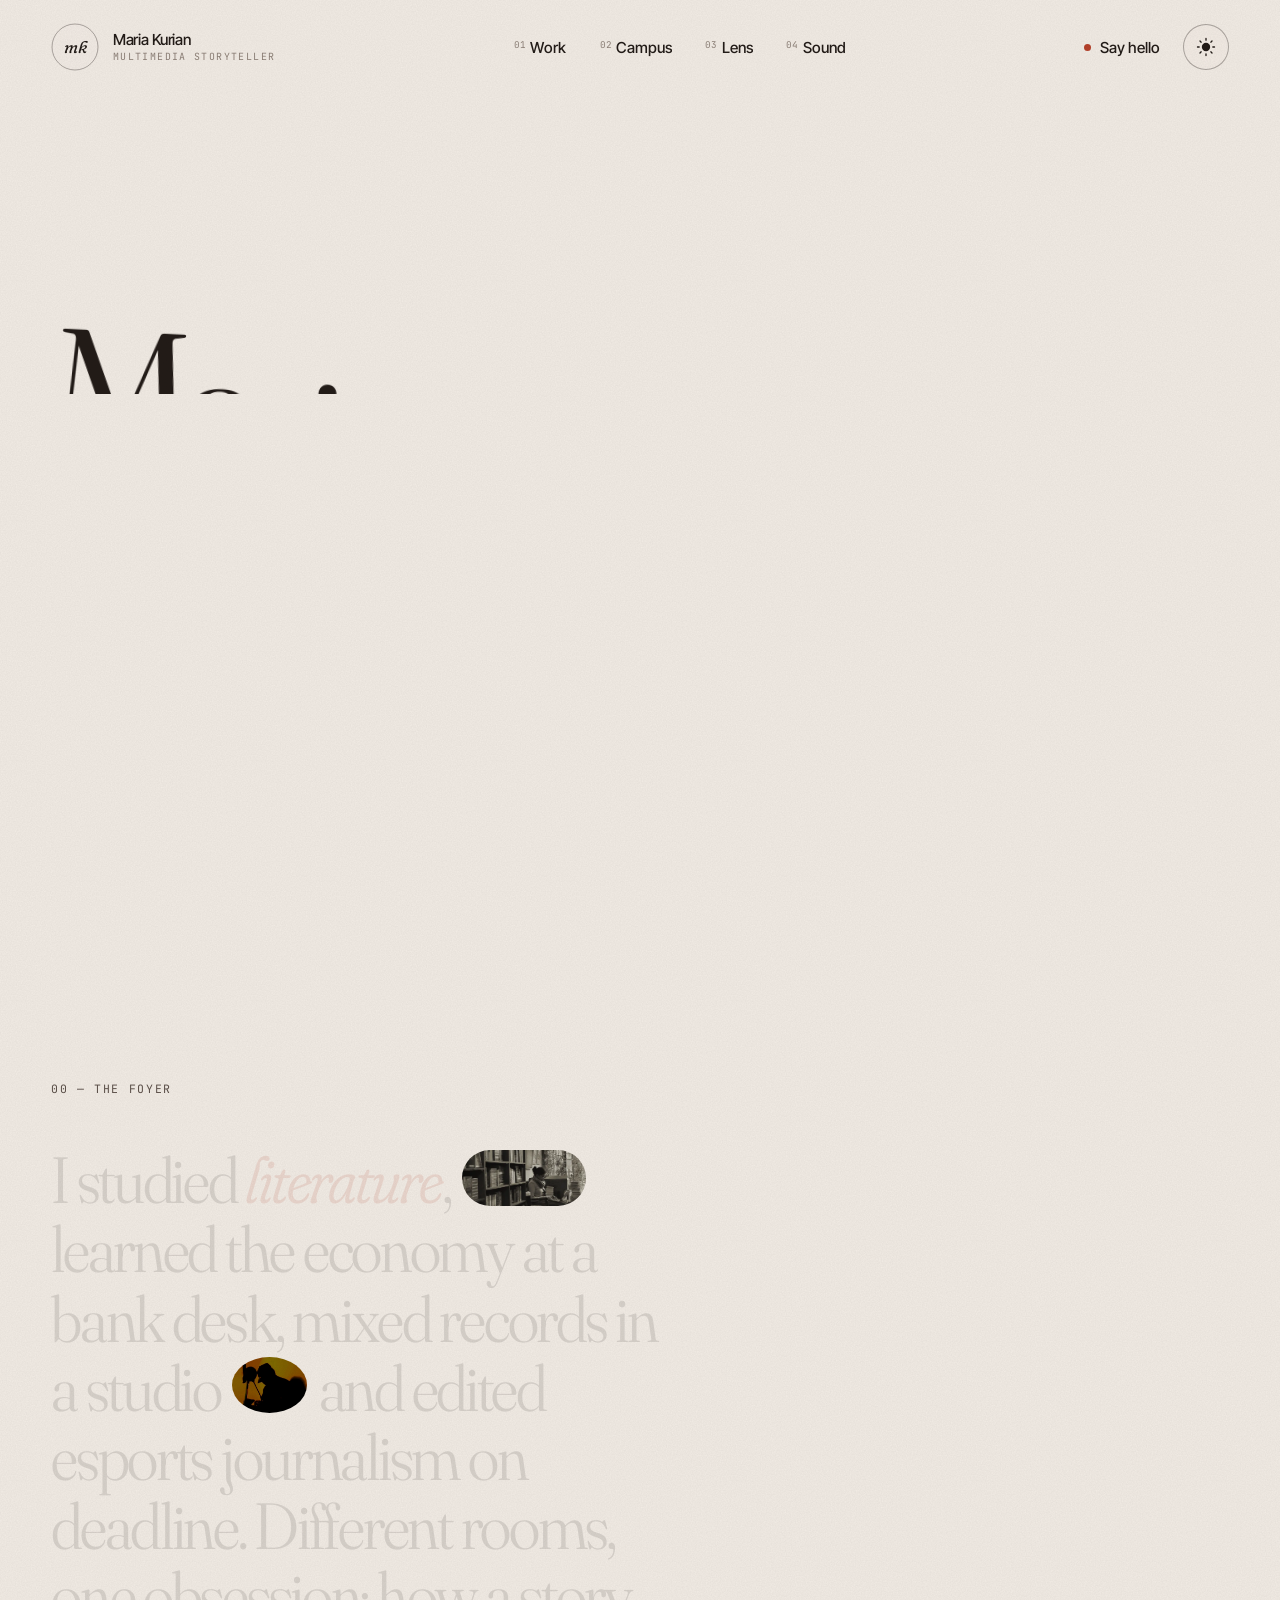
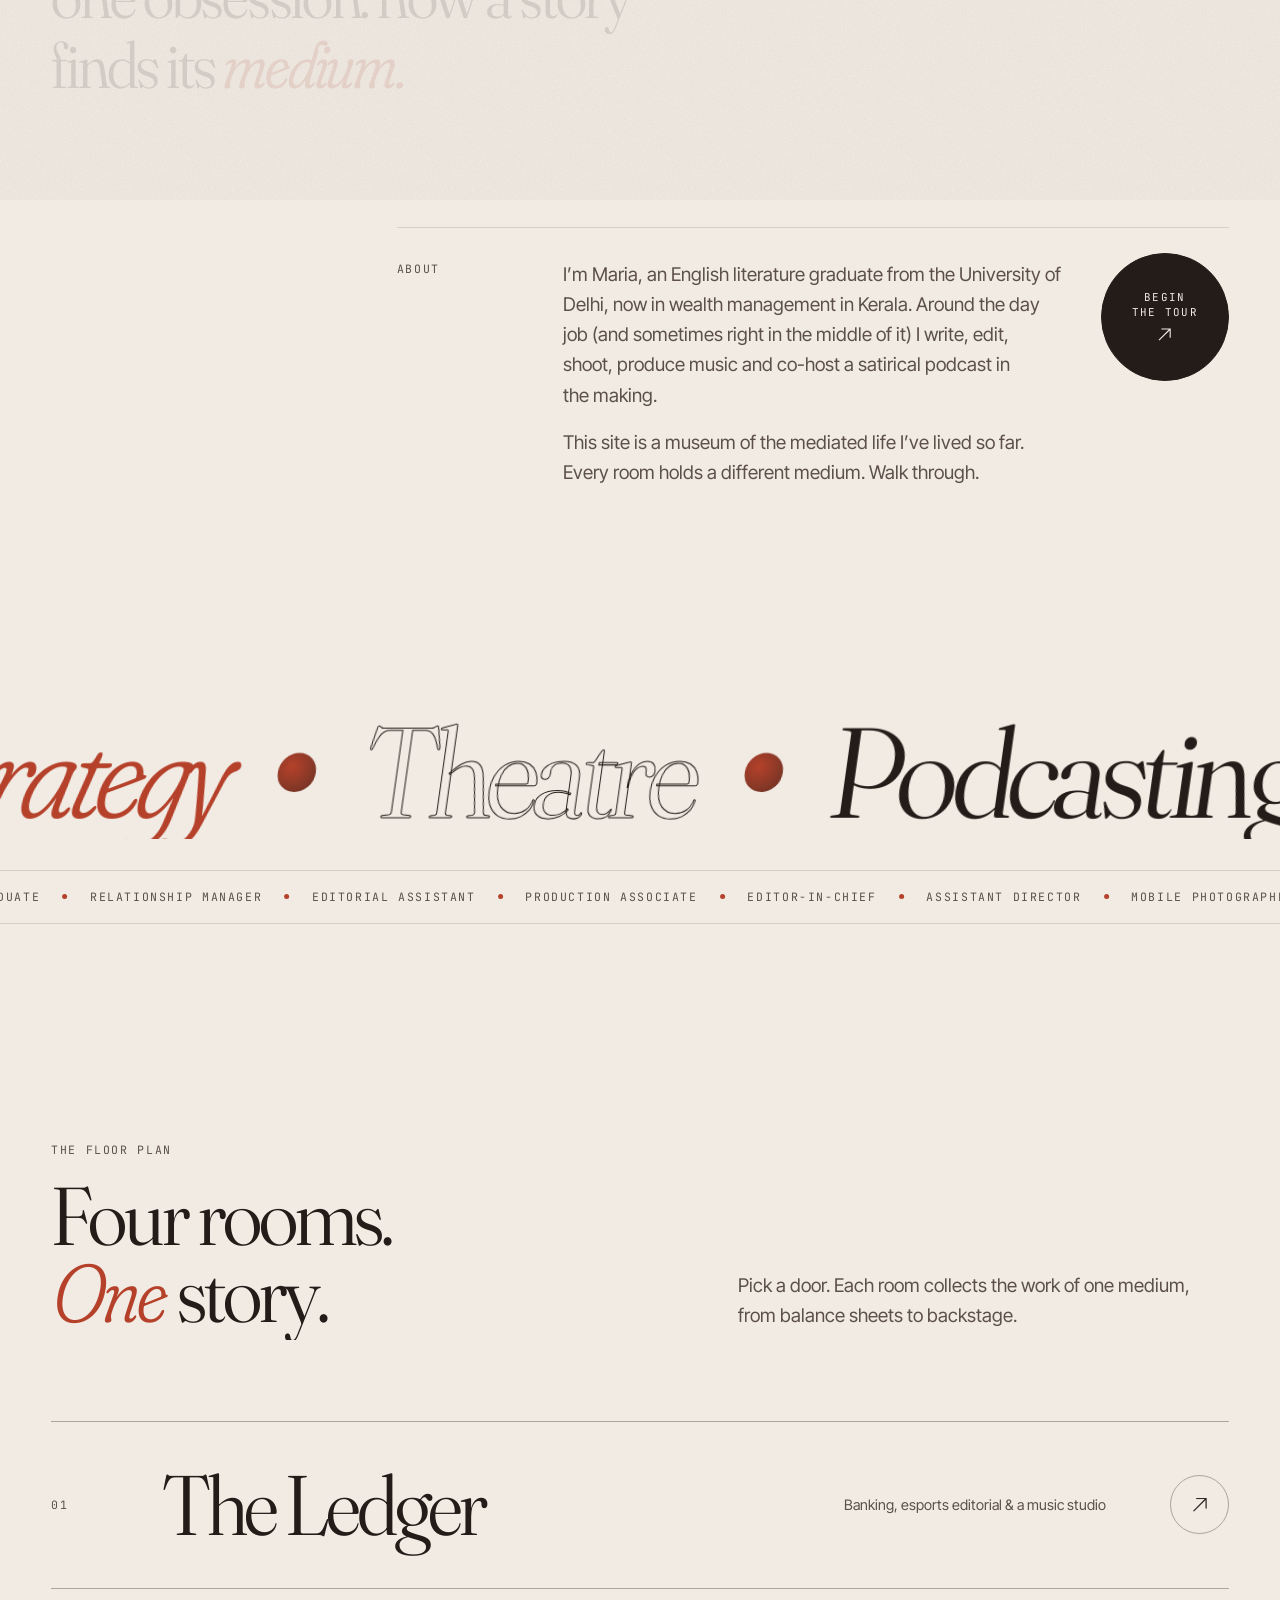
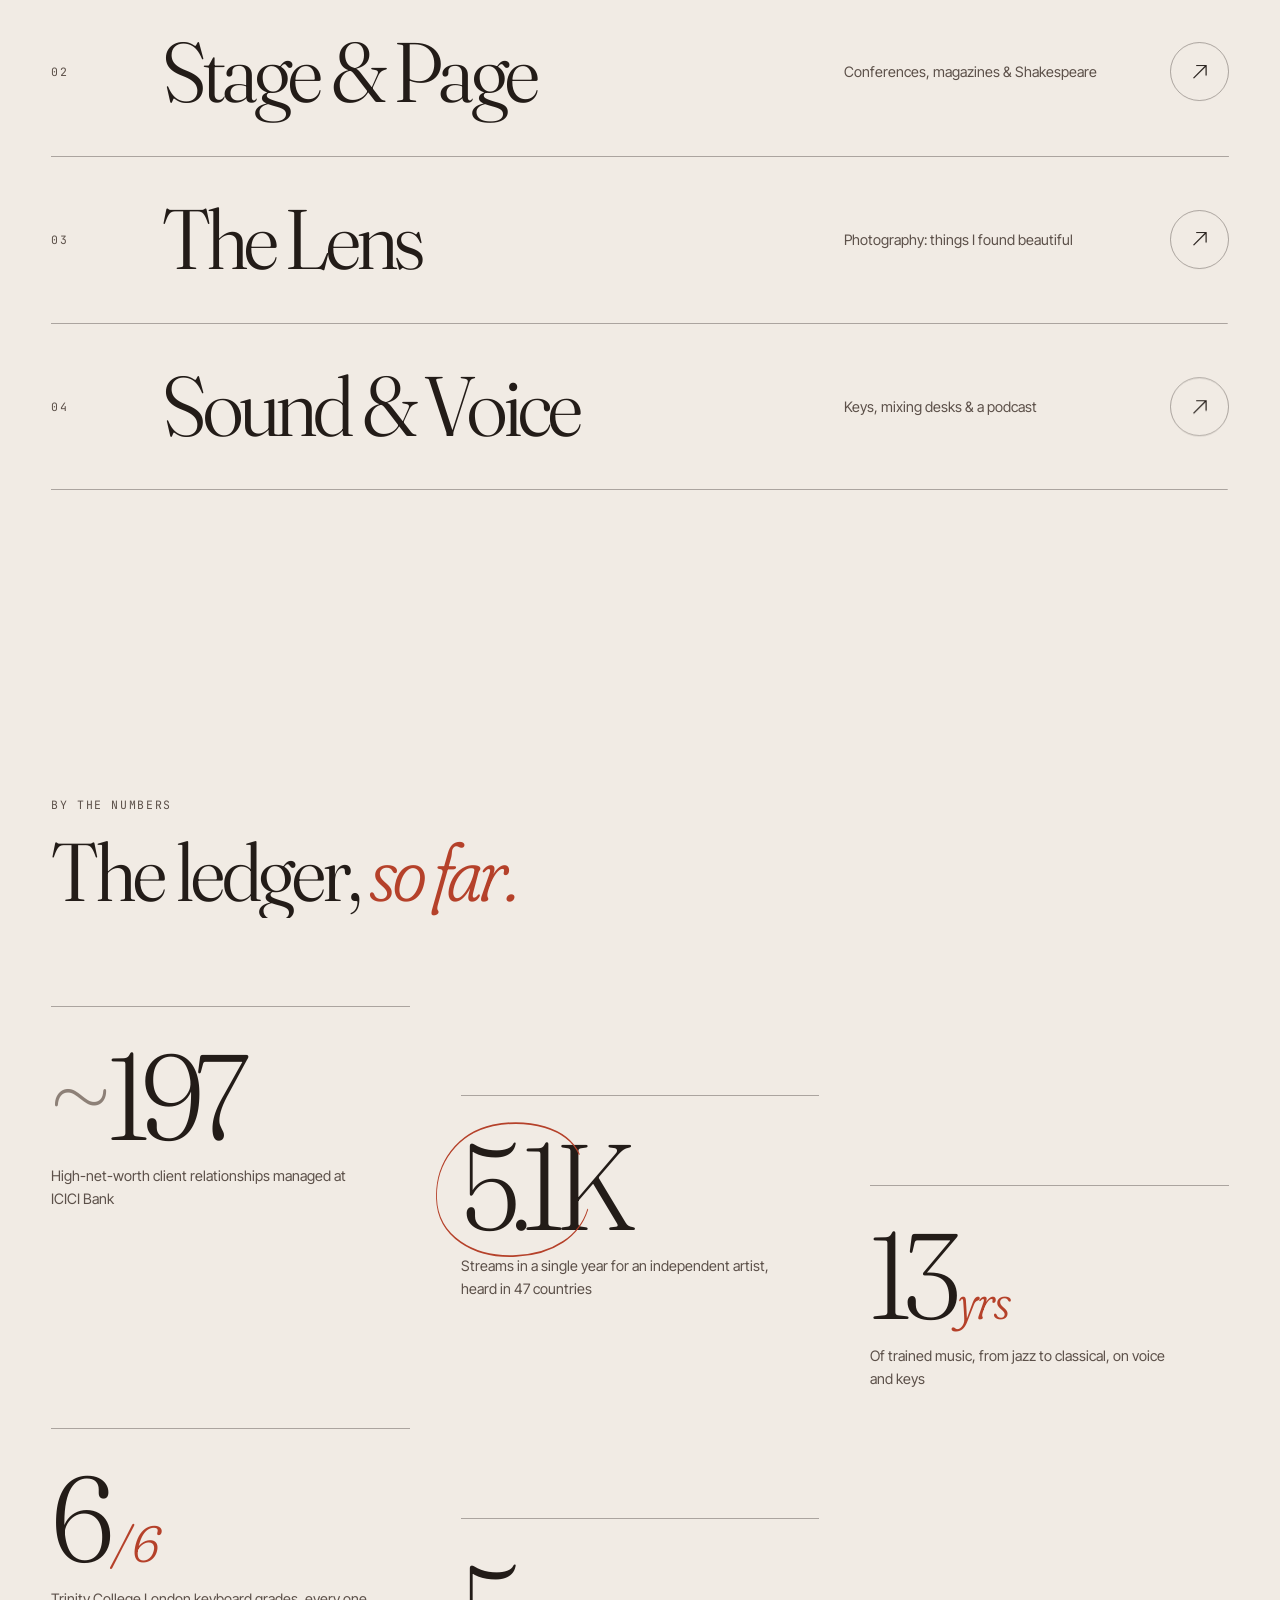
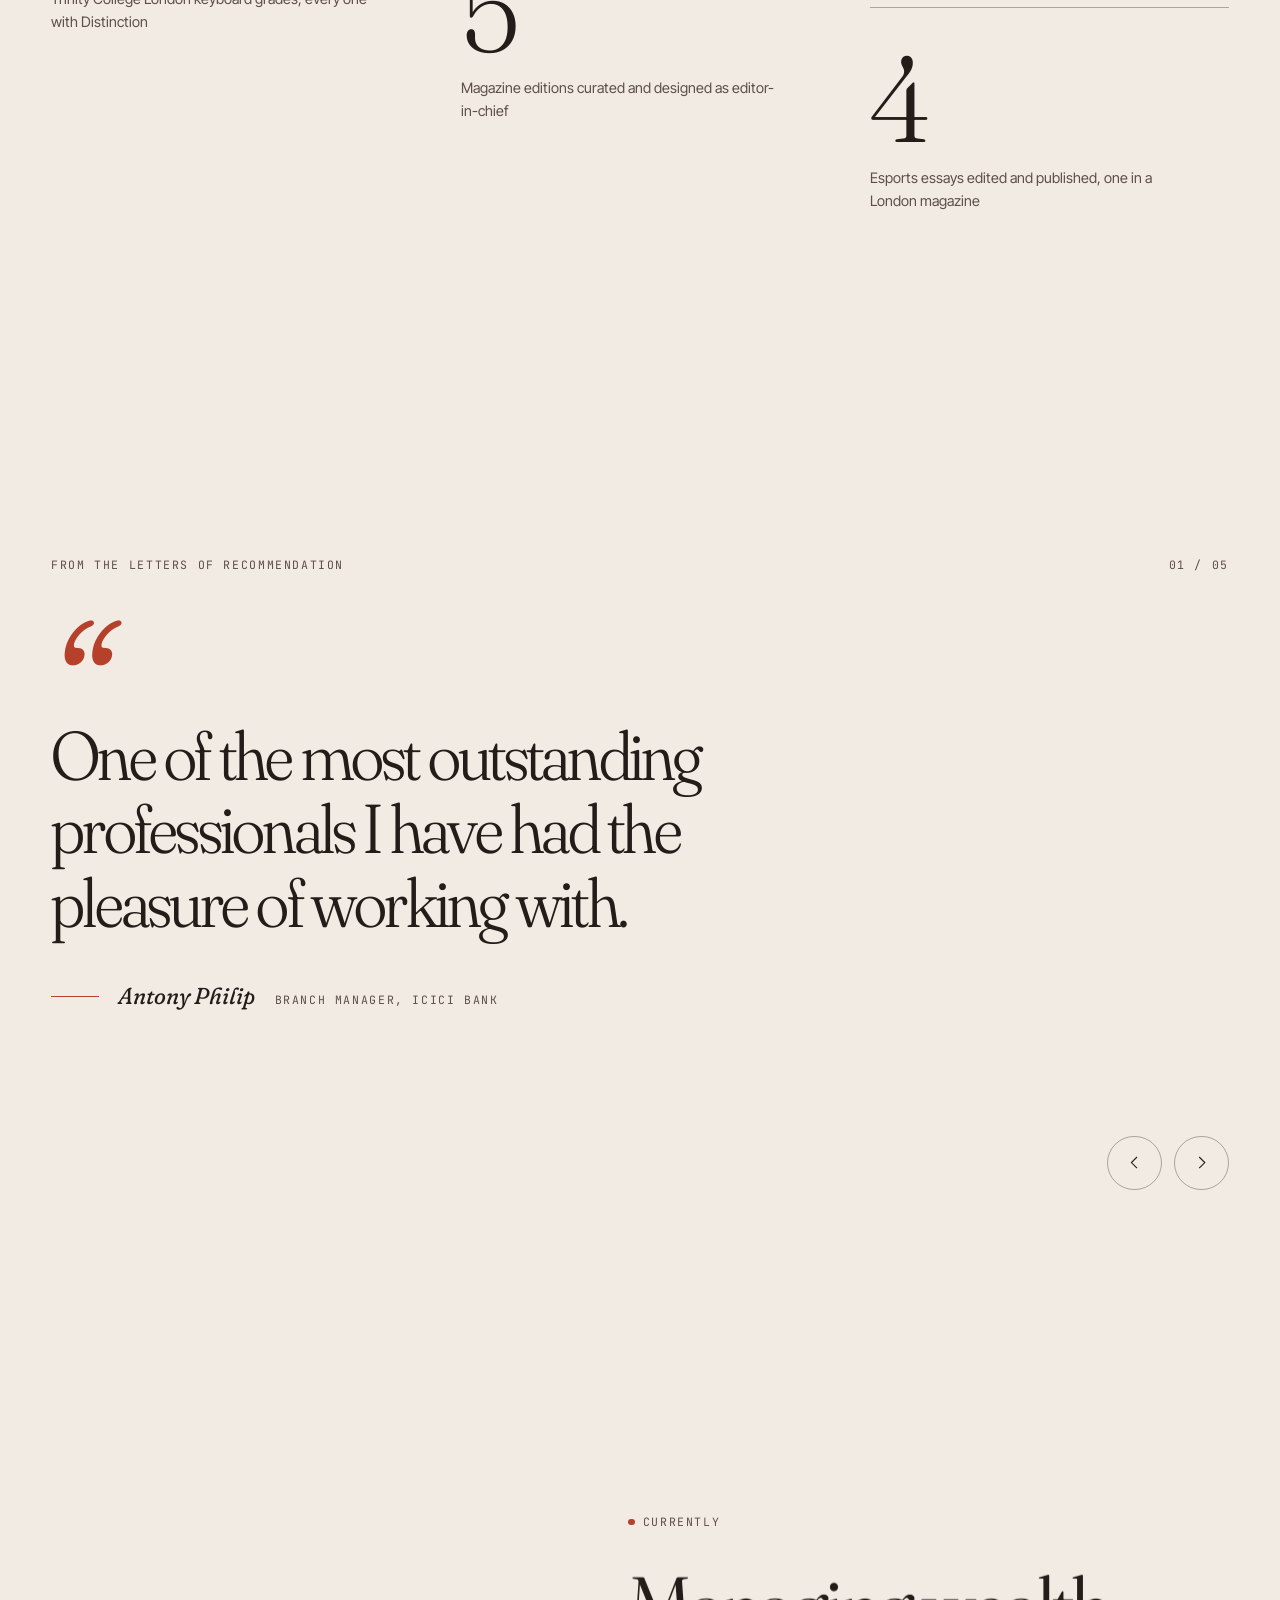
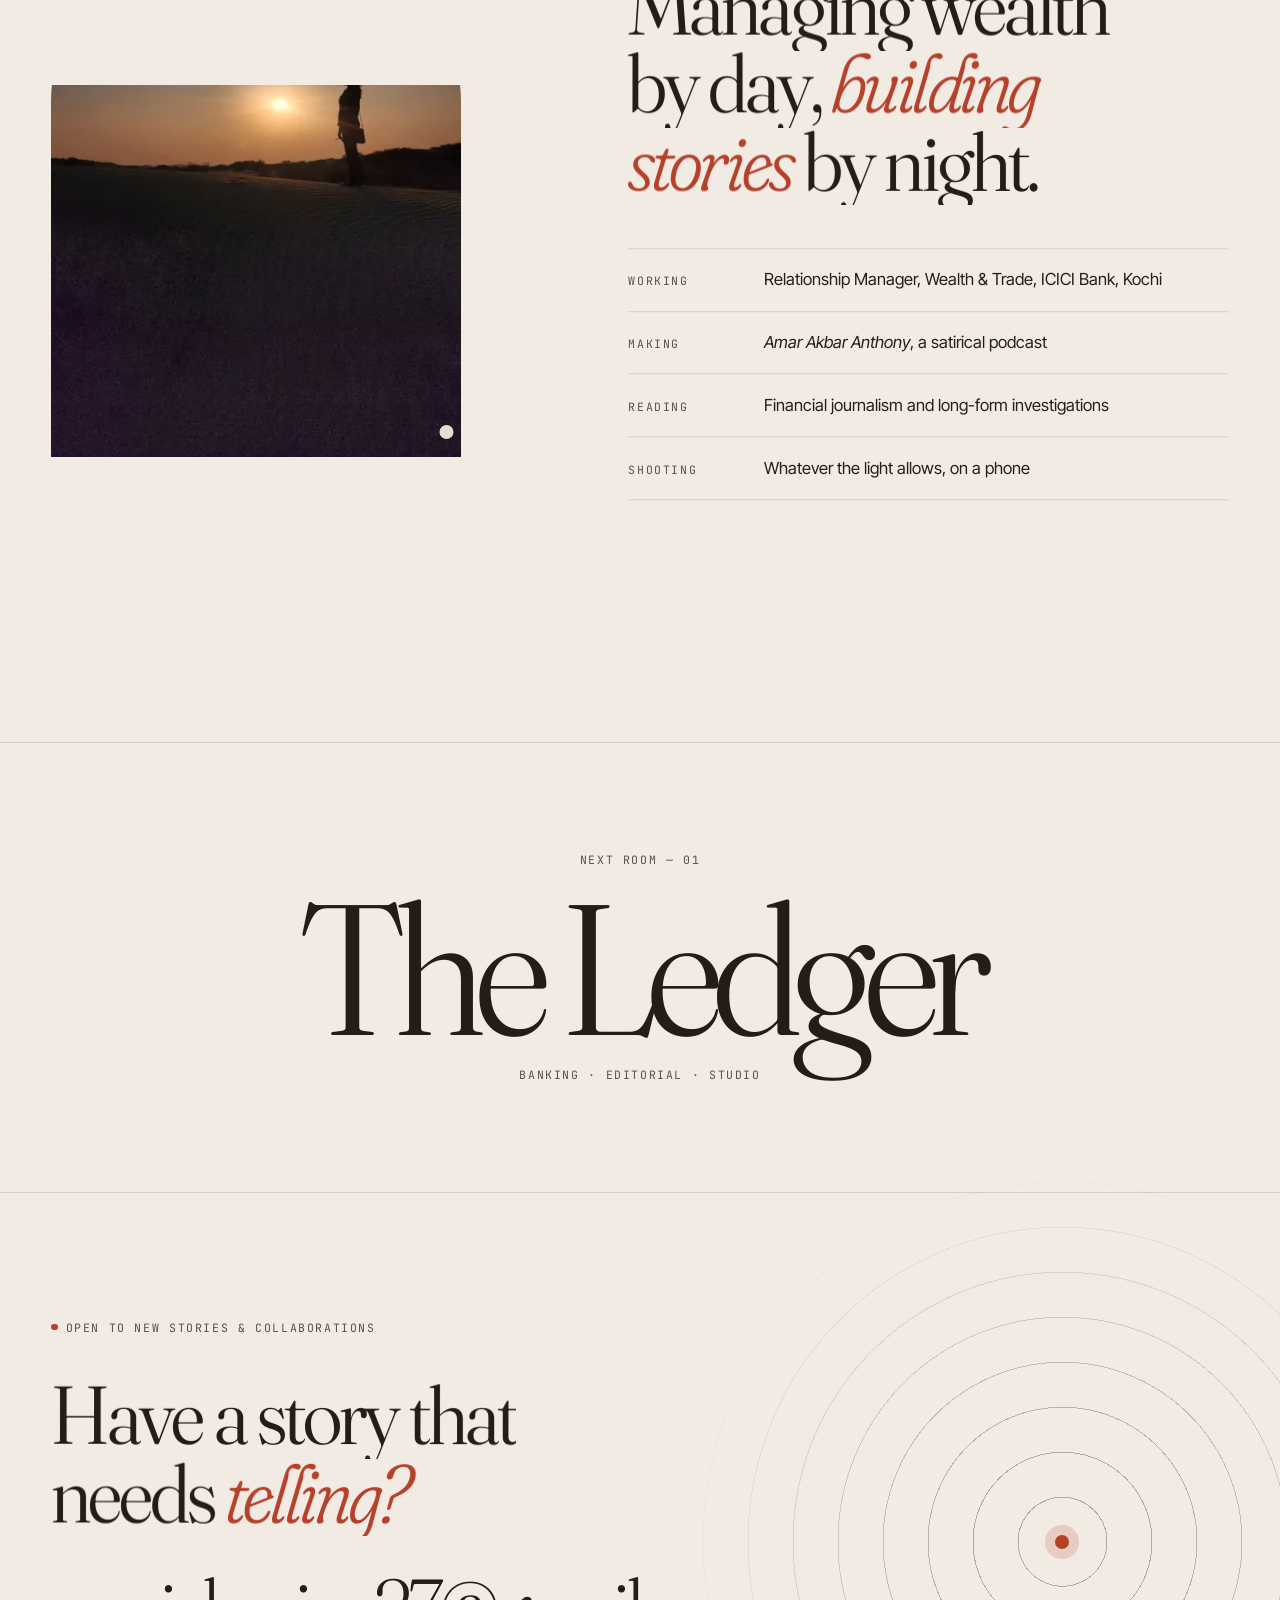
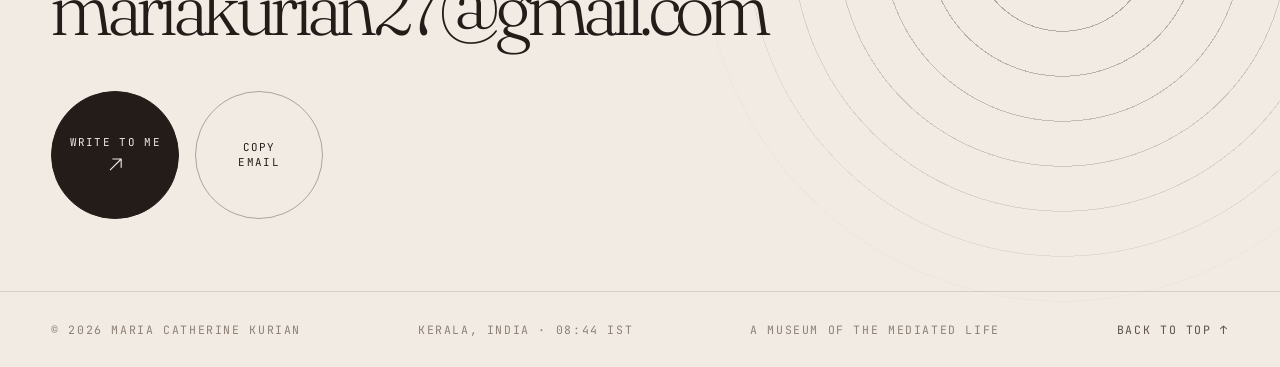
<file: index.html>
<!doctype html>
<html lang="en" data-theme="light" data-preload>
<head>
  <meta charset="utf-8">
  <meta name="viewport" content="width=device-width, initial-scale=1, viewport-fit=cover">
  <title>Maria Catherine Kurian — Multimedia Storyteller</title>
  <meta name="description" content="Writer, editor, music producer, photographer and banker. The multimedia portfolio of Maria Catherine Kurian.">
  <meta name="theme-color" content="#f1ebe4">
  <meta property="og:title" content="Maria Catherine Kurian — Multimedia Storyteller">
  <meta property="og:description" content="Writer, editor, music producer, photographer and banker. The multimedia portfolio of Maria Catherine Kurian.">
  <meta property="og:type" content="website">
  <meta property="og:image" content="assets/img/me-wind-1600.webp">
  <link rel="icon" href="assets/favicon.svg" type="image/svg+xml">
  <link rel="preconnect" href="https://fonts.googleapis.com">
  <link rel="preconnect" href="https://fonts.gstatic.com" crossorigin>
  <link rel="stylesheet" href="https://fonts.googleapis.com/css2?family=Fraunces:ital,opsz,wght,SOFT,WONK@0,9..144,300..700,0..100,0..1;1,9..144,300..700,0..100,0..1&family=Inter+Tight:wght@400;500;600&family=JetBrains+Mono:wght@400;500&display=swap">
  <script>
    (function(){var d=document.documentElement;d.classList.add('js');
    try{var t=localStorage.getItem('mk-theme');if(!t){t=matchMedia('(prefers-color-scheme: dark)').matches?'dark':'light'}d.setAttribute('data-theme',t)}catch(e){}
    var rm=matchMedia('(prefers-reduced-motion: reduce)').matches||/[?&]static/.test(location.search);
    try{if(!rm&&sessionStorage.getItem('mk-arrive'))d.classList.add('is-arriving');
    if(!rm&&d.hasAttribute('data-preload')&&!sessionStorage.getItem('mk-visited'))d.classList.add('is-arriving','is-preloading')}catch(e){}
    setTimeout(function(){if(!window.MK||!window.MK.booted){d.classList.add('no-anim');d.classList.remove('is-arriving','is-preloading')}},4000)})();
  </script>
  <link rel="stylesheet" href="assets/css/main.css">
  <link rel="stylesheet" href="assets/css/pages/home.css">
</head>
<body data-page="home" data-title="The Foyer">
  <a class="skip" href="#main">Skip to content</a>
  <div class="grain" aria-hidden="true"></div>

  <div class="curtain" aria-hidden="true" data-curtain>
    <svg viewBox="0 0 100 100" preserveAspectRatio="none"><path d="M0 0 L0 100 L100 100 L100 0 Z"/></svg>
    <div class="curtain__inner"><p class="curtain__title">The Foyer</p></div>
    <p class="curtain__meta label">A museum of the mediated life</p>
    <p class="curtain__count">000</p>
  </div>

  <header class="header" data-header>
    <a class="brand" href="index.html" aria-label="Maria Catherine Kurian, home" data-magnetic="0.2">
      <span class="brand__mark">
        <svg viewBox="0 0 48 48" aria-hidden="true"><circle class="brand__track" cx="24" cy="24" r="23"/><circle class="brand__progress" cx="24" cy="24" r="23" pathLength="1"/></svg>
        <span>mk</span>
      </span>
      <span class="brand__name">Maria Kurian<small>Multimedia storyteller</small></span>
    </a>
    <nav class="nav" aria-label="Primary">
      <a href="work.html"><sup>01</sup><span data-roll>Work</span></a>
      <a href="campus.html"><sup>02</sup><span data-roll>Campus</span></a>
      <a href="lens.html"><sup>03</sup><span data-roll>Lens</span></a>
      <a href="sound.html"><sup>04</sup><span data-roll>Sound</span></a>
    </nav>
    <div class="header__actions">
      <a class="hello" href="#contact"><span data-roll>Say hello</span></a>
      <button class="icon-btn theme-toggle" type="button" data-theme-toggle data-magnetic="0.4" aria-label="Switch theme">
        <svg viewBox="0 0 24 24" aria-hidden="true">
          <mask id="tt-mask"><rect x="-4" y="-4" width="32" height="32" fill="#fff"/><circle class="tt__cut" cx="30" cy="2" r="6.5" fill="#000"/></mask>
          <circle class="tt__core" cx="12" cy="12" r="5" fill="currentColor" mask="url(#tt-mask)"/>
          <g class="tt__rays" stroke="currentColor" stroke-width="1.6" stroke-linecap="round"><path d="M12 1.8v2M12 20.2v2M1.8 12h2M20.2 12h2M4.8 4.8l1.4 1.4M17.8 17.8l1.4 1.4M4.8 19.2l1.4-1.4M17.8 6.2l1.4-1.4"/></g>
        </svg>
      </button>
      <button class="icon-btn menu-btn" type="button" data-menu-toggle aria-expanded="false" aria-controls="menu" aria-label="Open menu"><span></span><span></span></button>
    </div>
  </header>

  <div class="menu" id="menu" data-menu aria-hidden="true">
    <nav class="menu__links" aria-label="Menu">
      <a href="index.html"><span class="menu__num">00</span><span class="menu__t">The Foyer</span></a>
      <a href="work.html"><span class="menu__num">01</span><span class="menu__t">The Ledger</span></a>
      <a href="campus.html"><span class="menu__num">02</span><span class="menu__t">Stage &amp; Page</span></a>
      <a href="lens.html"><span class="menu__num">03</span><span class="menu__t">The Lens</span></a>
      <a href="sound.html"><span class="menu__num">04</span><span class="menu__t">Sound &amp; Voice</span></a>
    </nav>
    <div class="menu__foot">
      <a class="ulink ulink--on" href="mailto:mariakurian27@gmail.com">mariakurian27@gmail.com</a>
      <span class="label">Kerala, India</span>
    </div>
  </div>

  <main id="main">
<!-- PAGE CONTENT START -->
    <!-- ============ HERO ============ -->
    <section class="hero" aria-labelledby="hero-name">
      <div class="hero__meta wrap">
        <span class="label label--dot" data-reveal="fade" data-intro="1.1">Portfolio — 2026</span>
        <span class="label hero__roles" data-reveal="fade" data-intro="1.2">Writer · Editor · Producer · Photographer</span>
      </div>

      <h1 class="hero__name wrap" id="hero-name" aria-label="Maria Catherine Kurian">
        <span class="hero__line hero__line--1" aria-hidden="true"><span class="hn">Maria</span></span>
        <span class="hero__line hero__line--2" aria-hidden="true"><span class="hn hn--it">Catherine</span></span>
        <span class="hero__line hero__line--3" aria-hidden="true"><span class="hn">Kurian</span><span class="hero__dot"></span></span>
      </h1>

      <div class="hero__visual">
        <figure class="hero__arch media shape-arch" data-media="rise" data-intro="0.55" data-cursor="Look">
          <img class="hero__slide is-on" src="assets/img/me-wind-800.webp" srcset="assets/img/me-wind-800.webp 800w, assets/img/me-wind-1600.webp 1600w" sizes="(max-width: 760px) 62vw, 24vw" width="600" height="800" alt="Maria looking out over a desert road, hair caught in the wind" fetchpriority="high" data-cap="Fig. 01 — The curator, on the road">
          <img class="hero__slide" src="assets/img/goa-ballroom-800.webp" srcset="assets/img/goa-ballroom-800.webp 800w, assets/img/goa-ballroom-1600.webp 1600w" sizes="(max-width: 760px) 62vw, 24vw" width="600" height="800" alt="A ballroom with chandeliers and a patterned teal ceiling in a Goan heritage home" decoding="async" data-cap="Fig. 02 — A Goan heritage home">
          <img class="hero__slide" src="assets/img/night-marigolds-800.webp" srcset="assets/img/night-marigolds-800.webp 800w, assets/img/night-marigolds-1600.webp 1600w" sizes="(max-width: 760px) 62vw, 24vw" width="600" height="800" alt="A night market stall heaped with marigold garlands under bare bulbs" decoding="async" data-cap="Fig. 03 — Marigolds, after dark">
          <img class="hero__slide" src="assets/img/desert-camel-800.webp" srcset="assets/img/desert-camel-800.webp 800w, assets/img/desert-camel-1600.webp 1600w" sizes="(max-width: 760px) 62vw, 24vw" width="600" height="800" alt="A camel and its keeper on golden sand dunes" decoding="async" data-cap="Fig. 04 — Jaisalmer, Rajasthan">
          <img class="hero__slide" src="assets/img/people-musician-800.webp" srcset="assets/img/people-musician-800.webp 800w, assets/img/people-musician-1600.webp 1600w" sizes="(max-width: 760px) 62vw, 24vw" width="600" height="800" alt="A Rajasthani musician in a bright turban playing a stringed instrument" decoding="async" data-cap="Fig. 05 — The musician">
        </figure>
        <a class="hero__badge" href="#intro" aria-label="Scroll to begin the tour" data-magnetic="0.3">
          <svg viewBox="0 0 120 120" aria-hidden="true">
            <defs><path id="badge-circle" d="M60,60 m-46,0 a46,46 0 1,1 92,0 a46,46 0 1,1 -92,0"/></defs>
            <text><textPath href="#badge-circle" textLength="286" lengthAdjust="spacing">Scroll to enter the museum ·</textPath></text>
          </svg>
          <span class="hero__badge-arrow"><svg viewBox="0 0 24 24" fill="none" stroke="currentColor" stroke-width="1.4"><path d="M12 4v16M5 13l7 7 7-7"/></svg></span>
        </a>
        <p class="hero__caption label" data-reveal="fade" data-intro="1.4"><span class="hero__cap-n">01/05</span><span class="hero__cap">Fig. 01 — The curator, on the road</span></p>
      </div>

      <div class="hero__foot wrap">
        <p class="hero__intro lead" data-split="lines" data-intro="1.05">A multimedia storyteller with a literature degree, a banker’s head for numbers and a phone full of <em>photographs.</em></p>
        <p class="hero__scroll label" data-reveal="fade" data-intro="1.5"><span class="hero__scroll-line"></span>Scroll</p>
      </div>
    </section>

    <!-- ============ INTRO ============ -->
    <section class="intro section" id="intro">
      <div class="wrap">
        <p class="label intro__tag" data-reveal="fade">00 — The Foyer</p>
        <p class="intro__text" data-words>I studied <em>literature</em>, <span class="ib"><img src="assets/img/people-reader-800.webp" width="600" height="800" alt="" loading="lazy" decoding="async"></span> learned the economy at a bank desk, mixed records in a studio <span class="ib ib--b"><img src="assets/img/jay-silhouette-800.webp" width="570" height="524" alt="" loading="lazy" decoding="async"></span> and edited esports journalism on deadline. Different rooms, one obsession: how a story finds its <em>medium.</em> <span class="ib ib--c"><img src="assets/img/goa-piano-800.webp" width="600" height="800" alt="" loading="lazy" decoding="async"></span></p>

        <div class="intro__aside">
          <p class="label" data-reveal="fade">About</p>
          <div class="intro__body">
            <p class="body" data-reveal>I’m Maria, an English literature graduate from the University of Delhi, now in wealth management in Kerala. Around the day job (and sometimes right in the middle of it) I write, edit, shoot, produce music and co-host a satirical podcast in the making.</p>
            <p class="body" data-reveal data-delay="0.1">This site is a museum of the mediated life I’ve lived so far. Every room holds a different medium. Walk through.</p>
          </div>
          <a class="btn-circle btn-circle--solid intro__cta" href="work.html" data-magnetic="0.35" data-reveal="scale"><span>Begin<br>the tour<br><svg viewBox="0 0 24 24" fill="none" stroke="currentColor" stroke-width="1.4" class="arrow" aria-hidden="true"><path d="M5 19L19 5M8 5h11v11"/></svg></span></a>
        </div>
      </div>
    </section>

    <!-- ============ DISCIPLINES MARQUEE ============ -->
    <section class="disciplines" aria-label="Disciplines">
      <div class="mq mq--big" data-marquee="1" data-skew>
        <div class="marquee__track">
          <span class="mq__w">Writing</span><span class="mq__s" aria-hidden="true"></span>
          <span class="mq__w mq__w--it">Editing</span><span class="mq__s" aria-hidden="true"></span>
          <span class="mq__w mq__w--o">Photography</span><span class="mq__s" aria-hidden="true"></span>
          <span class="mq__w">Music production</span><span class="mq__s" aria-hidden="true"></span>
          <span class="mq__w mq__w--it">Social strategy</span><span class="mq__s" aria-hidden="true"></span>
          <span class="mq__w mq__w--o">Theatre</span><span class="mq__s" aria-hidden="true"></span>
          <span class="mq__w">Podcasting</span><span class="mq__s" aria-hidden="true"></span>
          <span class="mq__w mq__w--it">Finance</span><span class="mq__s" aria-hidden="true"></span>
        </div>
      </div>
      <div class="mq mq--small" data-marquee="-1" data-speed="0.8">
        <div class="marquee__track">
          <span class="label">Literature graduate</span><span class="mq__dot" aria-hidden="true"></span>
          <span class="label">Relationship manager</span><span class="mq__dot" aria-hidden="true"></span>
          <span class="label">Editorial assistant</span><span class="mq__dot" aria-hidden="true"></span>
          <span class="label">Production associate</span><span class="mq__dot" aria-hidden="true"></span>
          <span class="label">Editor-in-chief</span><span class="mq__dot" aria-hidden="true"></span>
          <span class="label">Assistant director</span><span class="mq__dot" aria-hidden="true"></span>
          <span class="label">Mobile photographer</span><span class="mq__dot" aria-hidden="true"></span>
        </div>
      </div>
    </section>

    <!-- ============ ROOMS ============ -->
    <section class="rooms section" aria-labelledby="rooms-title">
      <div class="wrap rooms__head">
        <p class="label" data-reveal="fade">The floor plan</p>
        <h2 class="display t-xl" id="rooms-title" data-split="lines">Four rooms. <em>One</em> story.</h2>
        <p class="body rooms__lede" data-reveal>Pick a door. Each room collects the work of one medium, from balance sheets to backstage.</p>
      </div>
      <ol class="rooms__list wrap">
        <li class="room-row">
          <a class="room" href="work.html" data-preview="assets/img/mamba-1-800.webp" data-cursor="Enter">
            <span class="room__n label">01</span>
            <span class="room__thumb media shape-circle" aria-hidden="true"><img src="assets/img/mamba-1-800.webp" width="622" height="800" alt="" loading="lazy" decoding="async"></span>
            <span class="room__t">The Ledger</span>
            <span class="room__d">Banking, esports editorial &amp; a music studio</span>
            <span class="room__go" aria-hidden="true"><svg viewBox="0 0 24 24" fill="none" stroke="currentColor" stroke-width="1.3"><path d="M5 19L19 5M8 5h11v11"/></svg></span>
          </a>
        </li>
        <li class="room-row">
          <a class="room" href="campus.html" data-preview="assets/img/shake-trophy-800.webp" data-cursor="Enter">
            <span class="room__n label">02</span>
            <span class="room__thumb media shape-circle" aria-hidden="true"><img src="assets/img/shake-trophy-800.webp" width="599" height="800" alt="" loading="lazy" decoding="async"></span>
            <span class="room__t">Stage &amp; Page</span>
            <span class="room__d">Conferences, magazines &amp; Shakespeare</span>
            <span class="room__go" aria-hidden="true"><svg viewBox="0 0 24 24" fill="none" stroke="currentColor" stroke-width="1.3"><path d="M5 19L19 5M8 5h11v11"/></svg></span>
          </a>
        </li>
        <li class="room-row">
          <a class="room" href="lens.html" data-preview="assets/img/goa-ballroom-800.webp" data-cursor="Enter">
            <span class="room__n label">03</span>
            <span class="room__thumb media shape-circle" aria-hidden="true"><img src="assets/img/goa-ballroom-800.webp" width="600" height="800" alt="" loading="lazy" decoding="async"></span>
            <span class="room__t">The Lens</span>
            <span class="room__d">Photography: things I found beautiful</span>
            <span class="room__go" aria-hidden="true"><svg viewBox="0 0 24 24" fill="none" stroke="currentColor" stroke-width="1.3"><path d="M5 19L19 5M8 5h11v11"/></svg></span>
          </a>
        </li>
        <li class="room-row">
          <a class="room" href="sound.html" data-preview="assets/img/pod-anthony-800.webp" data-cursor="Enter">
            <span class="room__n label">04</span>
            <span class="room__thumb media shape-circle" aria-hidden="true"><img src="assets/img/pod-anthony-800.webp" width="369" height="800" alt="" loading="lazy" decoding="async"></span>
            <span class="room__t">Sound &amp; Voice</span>
            <span class="room__d">Keys, mixing desks &amp; a podcast</span>
            <span class="room__go" aria-hidden="true"><svg viewBox="0 0 24 24" fill="none" stroke="currentColor" stroke-width="1.3"><path d="M5 19L19 5M8 5h11v11"/></svg></span>
          </a>
        </li>
      </ol>
    </section>

    <!-- ============ NUMBERS ============ -->
    <section class="numbers section" aria-labelledby="numbers-title">
      <div class="wrap">
        <div class="numbers__head">
          <p class="label" data-reveal="fade">By the numbers</p>
          <h2 class="display t-xl" id="numbers-title" data-split="lines">The ledger, <em>so far.</em></h2>
        </div>
        <ul class="numbers__list">
          <li class="stat">
            <span class="stat__n"><span class="stat__pre">~</span><span data-count="200">200</span></span>
            <span class="stat__l">High-net-worth client relationships managed at ICICI Bank</span>
          </li>
          <li class="stat stat--ring">
            <span class="stat__n"><span data-count="5.2" data-decimals="1">5.2</span>K
              <svg class="stat__ring" viewBox="0 0 300 140" preserveAspectRatio="none" aria-hidden="true"><path data-draw d="M268 38C246 14 176 6 112 12 48 19 8 46 10 78c2 34 66 54 144 52 86-2 138-28 134-62-2-18-18-30-44-38"/></svg>
            </span>
            <span class="stat__l">Streams in a single year for an independent artist, heard in 47 countries</span>
          </li>
          <li class="stat">
            <span class="stat__n"><span data-count="13">13</span><span class="stat__unit">yrs</span></span>
            <span class="stat__l">Of trained music, from jazz to classical, on voice and keys</span>
          </li>
          <li class="stat">
            <span class="stat__n"><span data-count="6">6</span><span class="stat__unit">/6</span></span>
            <span class="stat__l">Trinity College London keyboard grades, every one with Distinction</span>
          </li>
          <li class="stat">
            <span class="stat__n"><span data-count="5">5</span></span>
            <span class="stat__l">Magazine editions curated and designed as editor-in-chief</span>
          </li>
          <li class="stat">
            <span class="stat__n"><span data-count="4">4</span></span>
            <span class="stat__l">Esports essays edited and published, one in a London magazine</span>
          </li>
        </ul>
      </div>
    </section>

    <!-- ============ VOICES ============ -->
    <section class="voices section" aria-roledescription="carousel" aria-labelledby="voices-title">
      <div class="wrap">
        <div class="voices__top">
          <p class="label" id="voices-title" data-reveal="fade">From the letters of recommendation</p>
          <p class="label voices__count num" aria-hidden="true"><span class="voices__i">01</span> / 05</p>
        </div>
        <span class="quote__mark" aria-hidden="true">“</span>
        <div class="voices__stage" aria-live="polite">
          <blockquote class="voice is-active">
            <p class="voice__text">One of the most outstanding professionals I have had the pleasure of working with.</p>
            <footer class="voice__by"><span class="voice__name">Antony Philip</span><span class="label">Branch Manager, ICICI Bank</span></footer>
          </blockquote>
          <blockquote class="voice">
            <p class="voice__text">A remarkable command of English, with a keen eye for detail and a strong grasp of editorial processes.</p>
            <footer class="voice__by"><span class="voice__name">Ranjit “MambaSR” Patel</span><span class="label">Esports analyst &amp; commentator</span></footer>
          </blockquote>
          <blockquote class="voice">
            <p class="voice__text">She showed true grasp of what people want to listen to.</p>
            <footer class="voice__by"><span class="voice__name">Joshua “Jay Former” Dixon</span><span class="label">Audio engineer, musician, artist</span></footer>
          </blockquote>
          <blockquote class="voice">
            <p class="voice__text">This ability to dedicate herself to a cause is what I will remember as her defining feature.</p>
            <footer class="voice__by"><span class="voice__name">Jobin Thomas</span><span class="label">Assistant Professor of English, JMC · Director, Macbeth</span></footer>
          </blockquote>
          <blockquote class="voice">
            <p class="voice__text">Ms. Kurian is an extremely bright and dedicated student.</p>
            <footer class="voice__by"><span class="voice__name">Purnima Topden</span><span class="label">Associate Professor of English, JMC</span></footer>
          </blockquote>
        </div>
        <div class="voices__nav">
          <button class="btn-circle btn-circle--small voices__prev" type="button" aria-label="Previous quote" data-magnetic="0.4"><svg viewBox="0 0 24 24" fill="none" stroke="currentColor" stroke-width="1.4"><path d="M15 5l-7 7 7 7"/></svg></button>
          <button class="btn-circle btn-circle--small voices__next" type="button" aria-label="Next quote" data-magnetic="0.4">
            <svg class="voices__ring" viewBox="0 0 60 60" aria-hidden="true"><circle cx="30" cy="30" r="29" pathLength="1"/></svg>
            <svg viewBox="0 0 24 24" fill="none" stroke="currentColor" stroke-width="1.4"><path d="M9 5l7 7-7 7"/></svg>
          </button>
        </div>
      </div>
    </section>

    <!-- ============ CURRENTLY ============ -->
    <section class="now section" aria-labelledby="now-title">
      <div class="wrap now__grid">
        <div class="now__visual">
          <figure class="now__media media shape-arch" data-media>
            <img src="assets/img/me-sunset-800.webp" srcset="assets/img/me-sunset-800.webp 800w, assets/img/me-sunset-1600.webp 1600w" sizes="(max-width: 760px) 80vw, 34vw" width="600" height="800" alt="Maria silhouetted on a dune against a low desert sun" loading="lazy" decoding="async" data-parallax="0.18">
          </figure>
          <figure class="now__media-2 media shape-circle" data-media="bloom" data-delay="0.3">
            <img src="assets/img/me-desert-800.webp" width="517" height="800" alt="Maria standing on rippled sand dunes" loading="lazy" decoding="async">
          </figure>
        </div>
        <div class="now__text">
          <p class="label label--dot" data-reveal="fade">Currently</p>
          <h2 class="display t-xl" id="now-title" data-split="lines">Managing wealth by day, <em>building stories</em> by night.</h2>
          <dl class="now__list">
            <div class="now__row" data-reveal><dt class="label">Working</dt><dd>Relationship Manager, Wealth &amp; Trade, ICICI Bank, Kochi</dd></div>
            <div class="now__row" data-reveal><dt class="label">Making</dt><dd><a class="ulink" href="sound.html#podcast"><em>Amar Akbar Anthony</em></a>, a satirical podcast</dd></div>
            <div class="now__row" data-reveal><dt class="label">Reading</dt><dd>Financial journalism and long-form investigations</dd></div>
            <div class="now__row" data-reveal><dt class="label">Shooting</dt><dd>Whatever the light allows, on a phone</dd></div>
          </dl>
        </div>
      </div>
    </section>
<!-- PAGE CONTENT END -->
  </main>

  <footer class="footer" id="contact">
    <a class="next-room" href="work.html" data-preview="assets/img/mamba-1-800.webp" data-cursor="Enter">
      <span class="label">Next room — 01</span>
      <span class="next-room__title">The Ledger</span>
      <span class="next-room__sub label">Banking · Editorial · Studio</span>
    </a>
    <div class="contact wrap">
      <p class="label label--dot">Open to new stories &amp; collaborations</p>
      <h2 class="contact__title display" data-split="lines">Have a story that needs <em>telling?</em></h2>
      <a class="contact__email" href="mailto:mariakurian27@gmail.com" data-cursor="Write">mariakurian27@gmail.com</a>
      <div class="contact__actions">
        <a class="btn-circle btn-circle--solid" href="mailto:mariakurian27@gmail.com" data-magnetic="0.3"><span>Write to me<br><svg viewBox="0 0 24 24" fill="none" stroke="currentColor" stroke-width="1.4" class="arrow" aria-hidden="true"><path d="M5 19L19 5M8 5h11v11"/></svg></span></a>
        <button class="btn-circle" type="button" data-copy="mariakurian27@gmail.com" data-magnetic="0.3"><span>Copy<br>email</span></button>
      </div>
    </div>
    <div class="footer__bottom wrap">
      <span class="label">© <span data-year>2026</span> Maria Catherine Kurian</span>
      <span class="label">Kerala, India · <time data-clock>--:--</time> IST</span>
      <span class="label">A museum of the mediated life</span>
      <button class="label ulink" type="button" data-top>Back to top ↑</button>
    </div>
  </footer>

  <script src="assets/vendor/gsap.min.js" defer></script>
  <script src="assets/vendor/ScrollTrigger.min.js" defer></script>
  <script src="assets/vendor/SplitText.min.js" defer></script>
  <script src="assets/vendor/Flip.min.js" defer></script>
  <script src="assets/vendor/lenis.min.js" defer></script>
  <script src="assets/js/main.js" defer></script>
  <script src="assets/js/pages/home.js" defer></script>
</body>
</html>
</file>
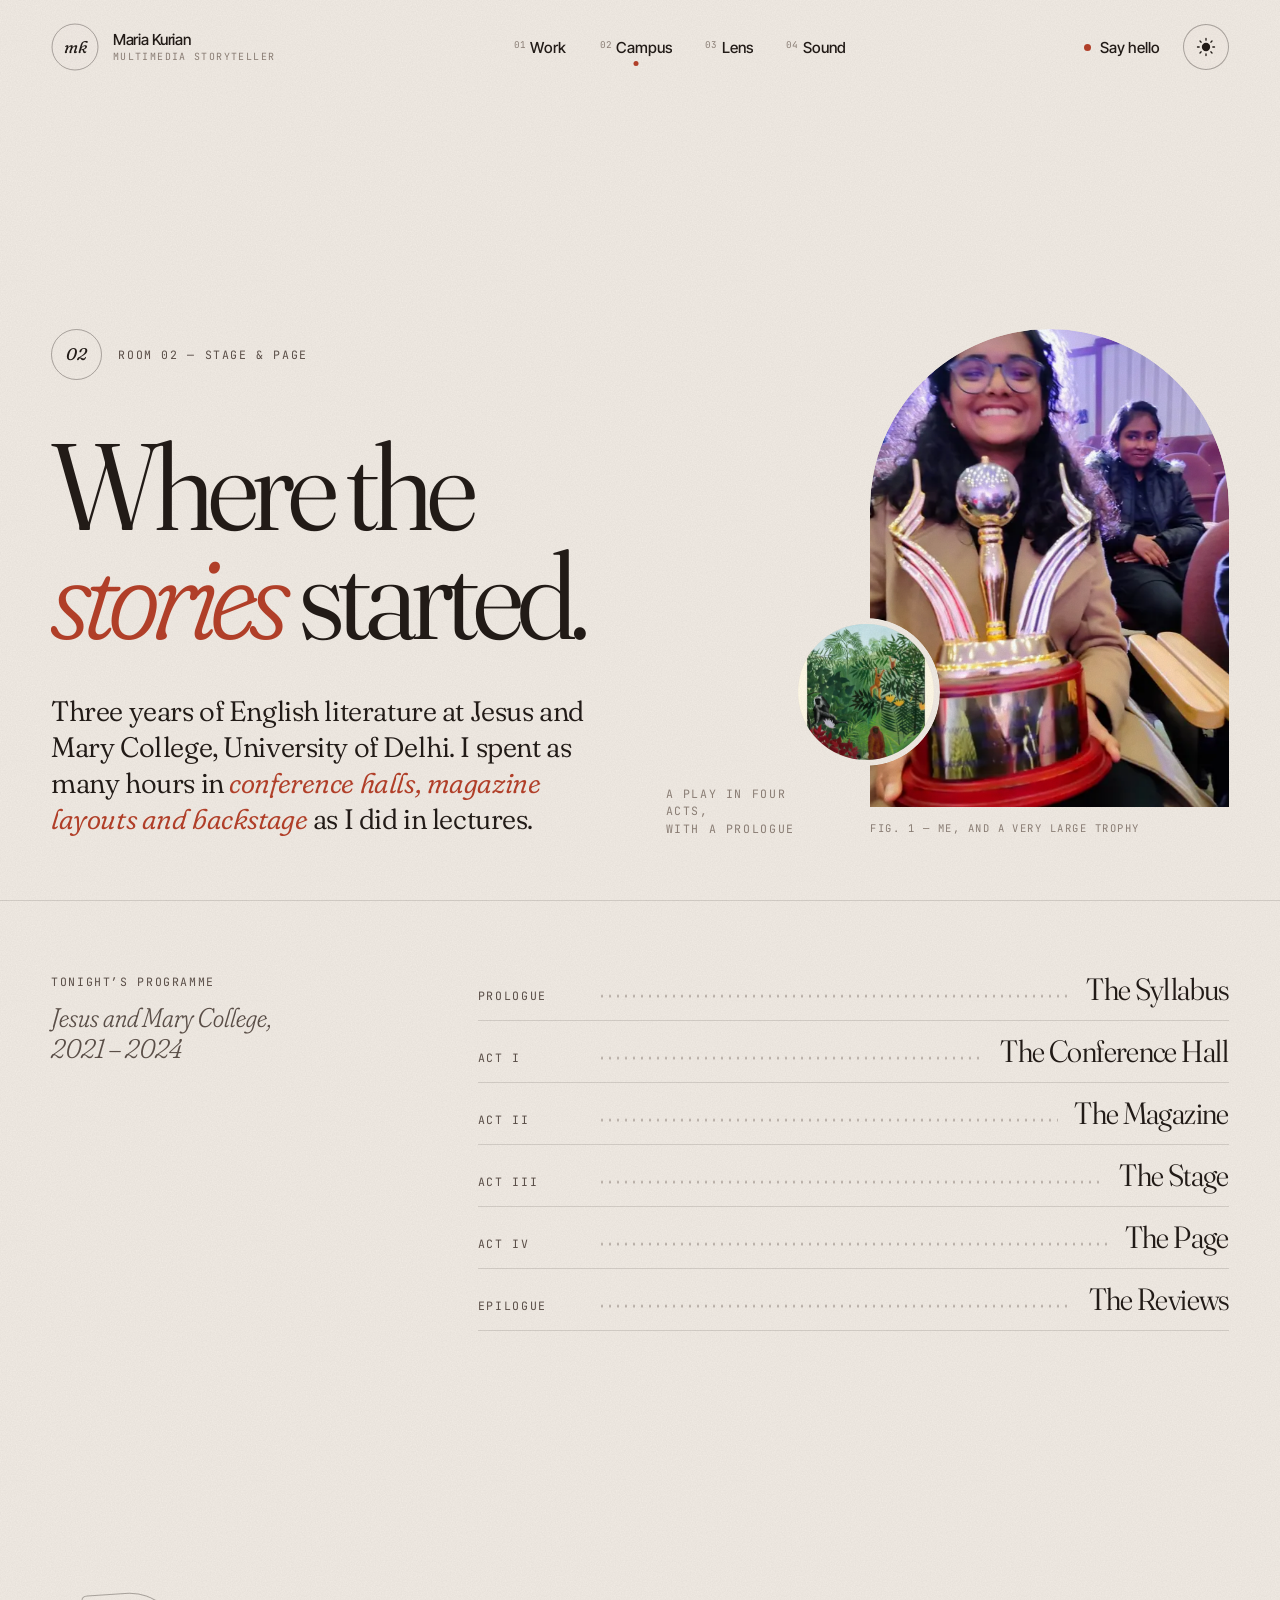
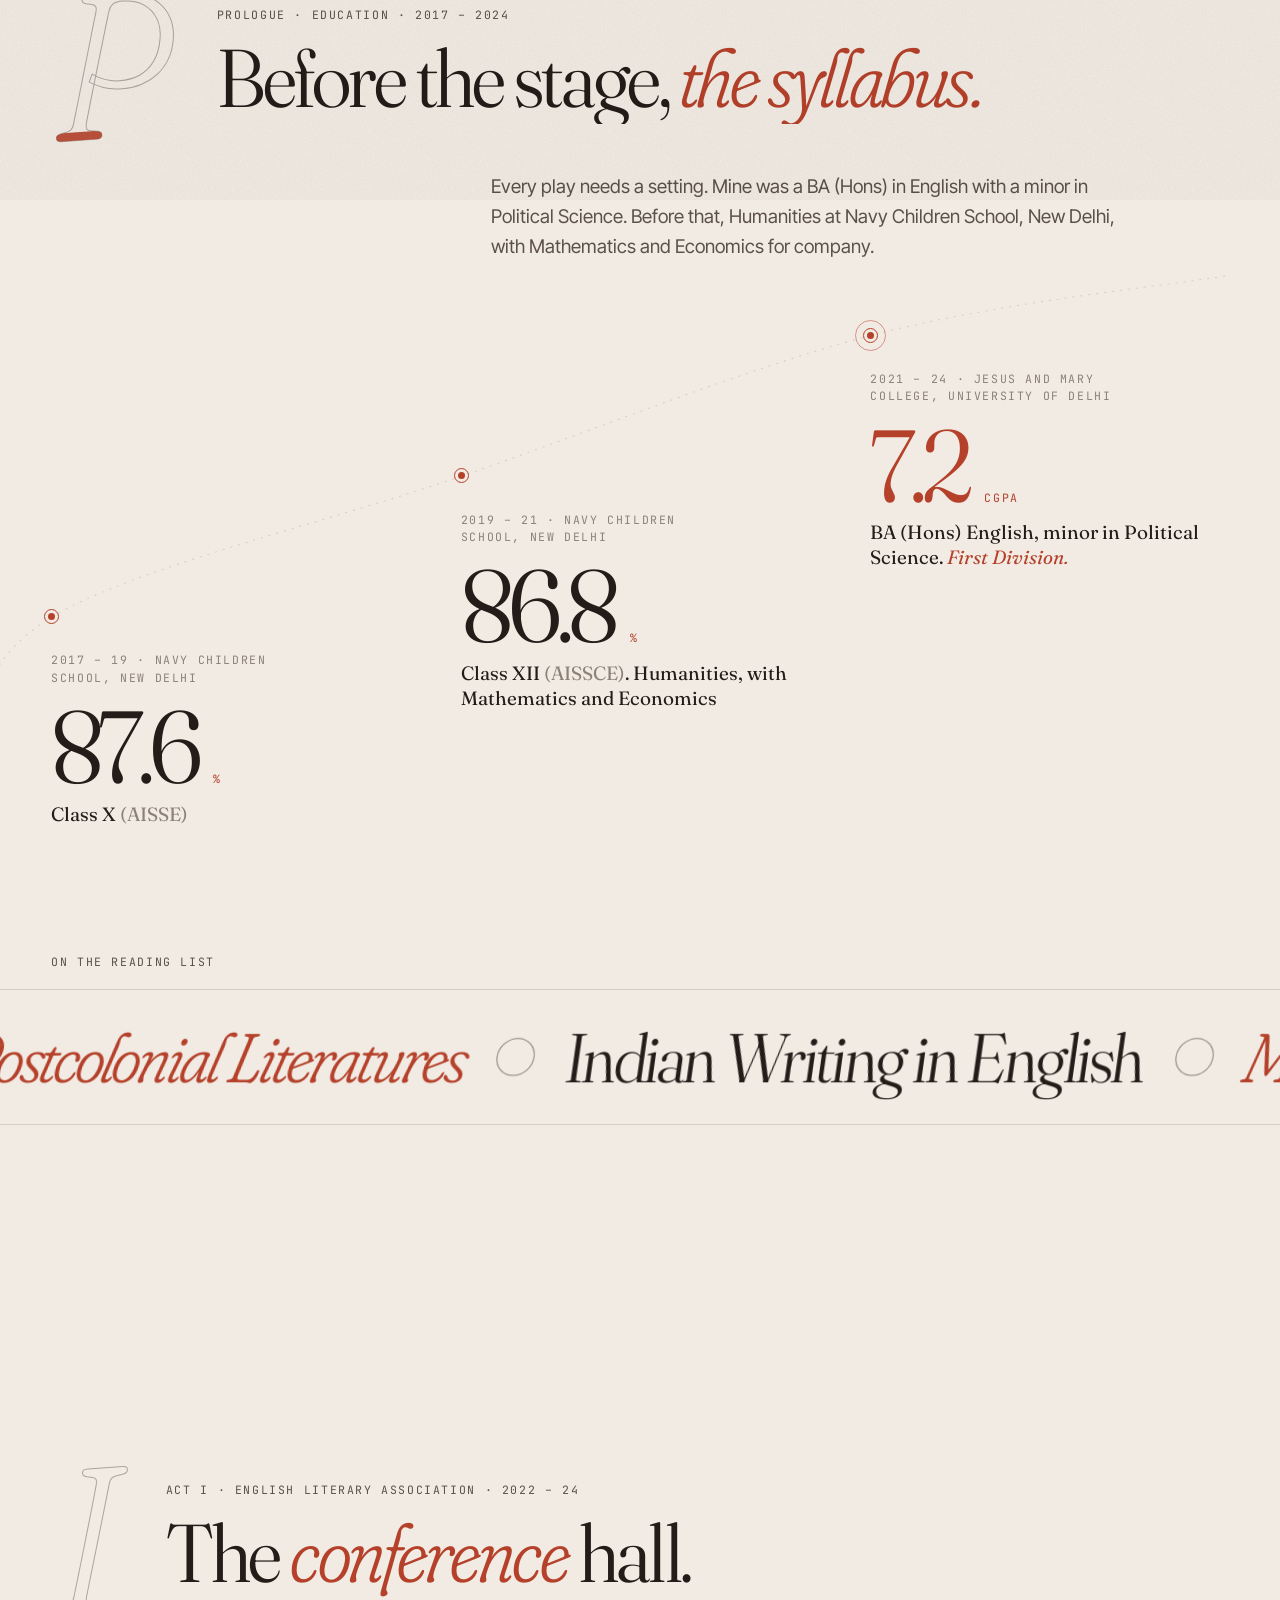
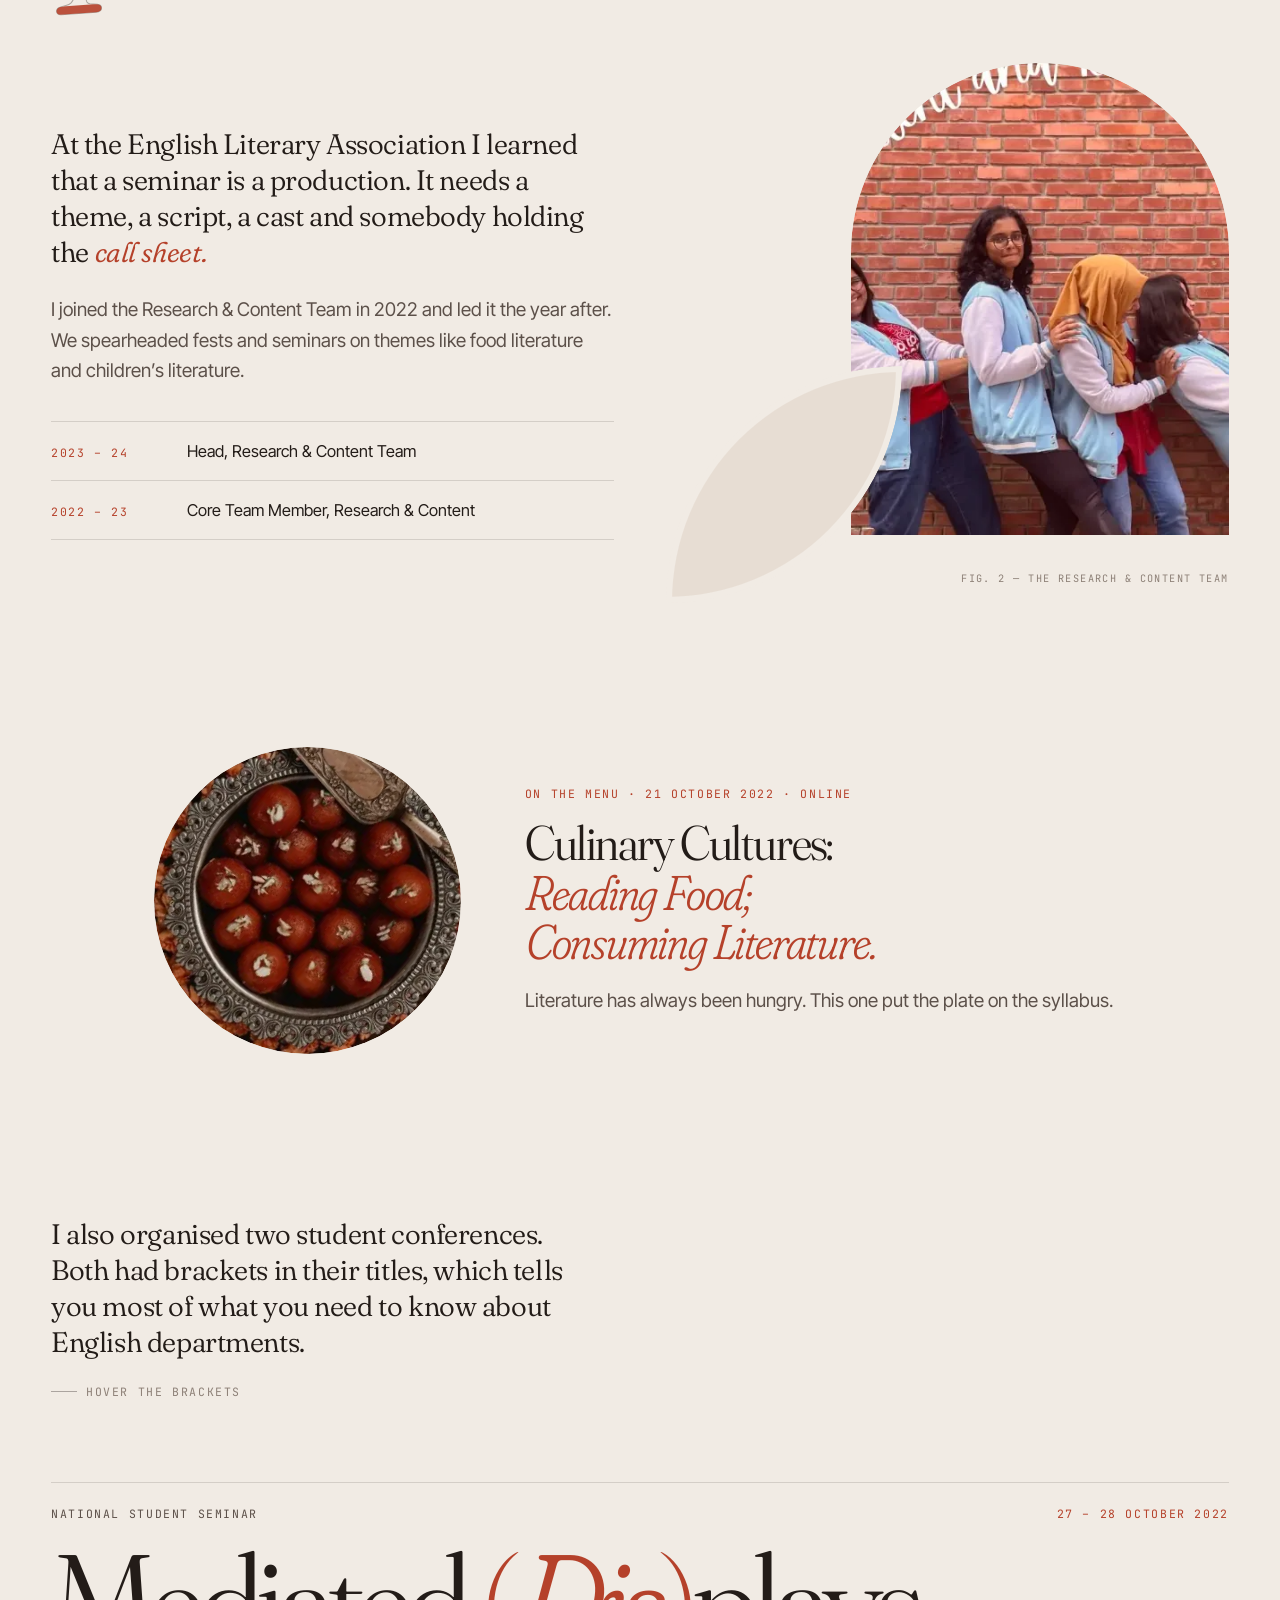
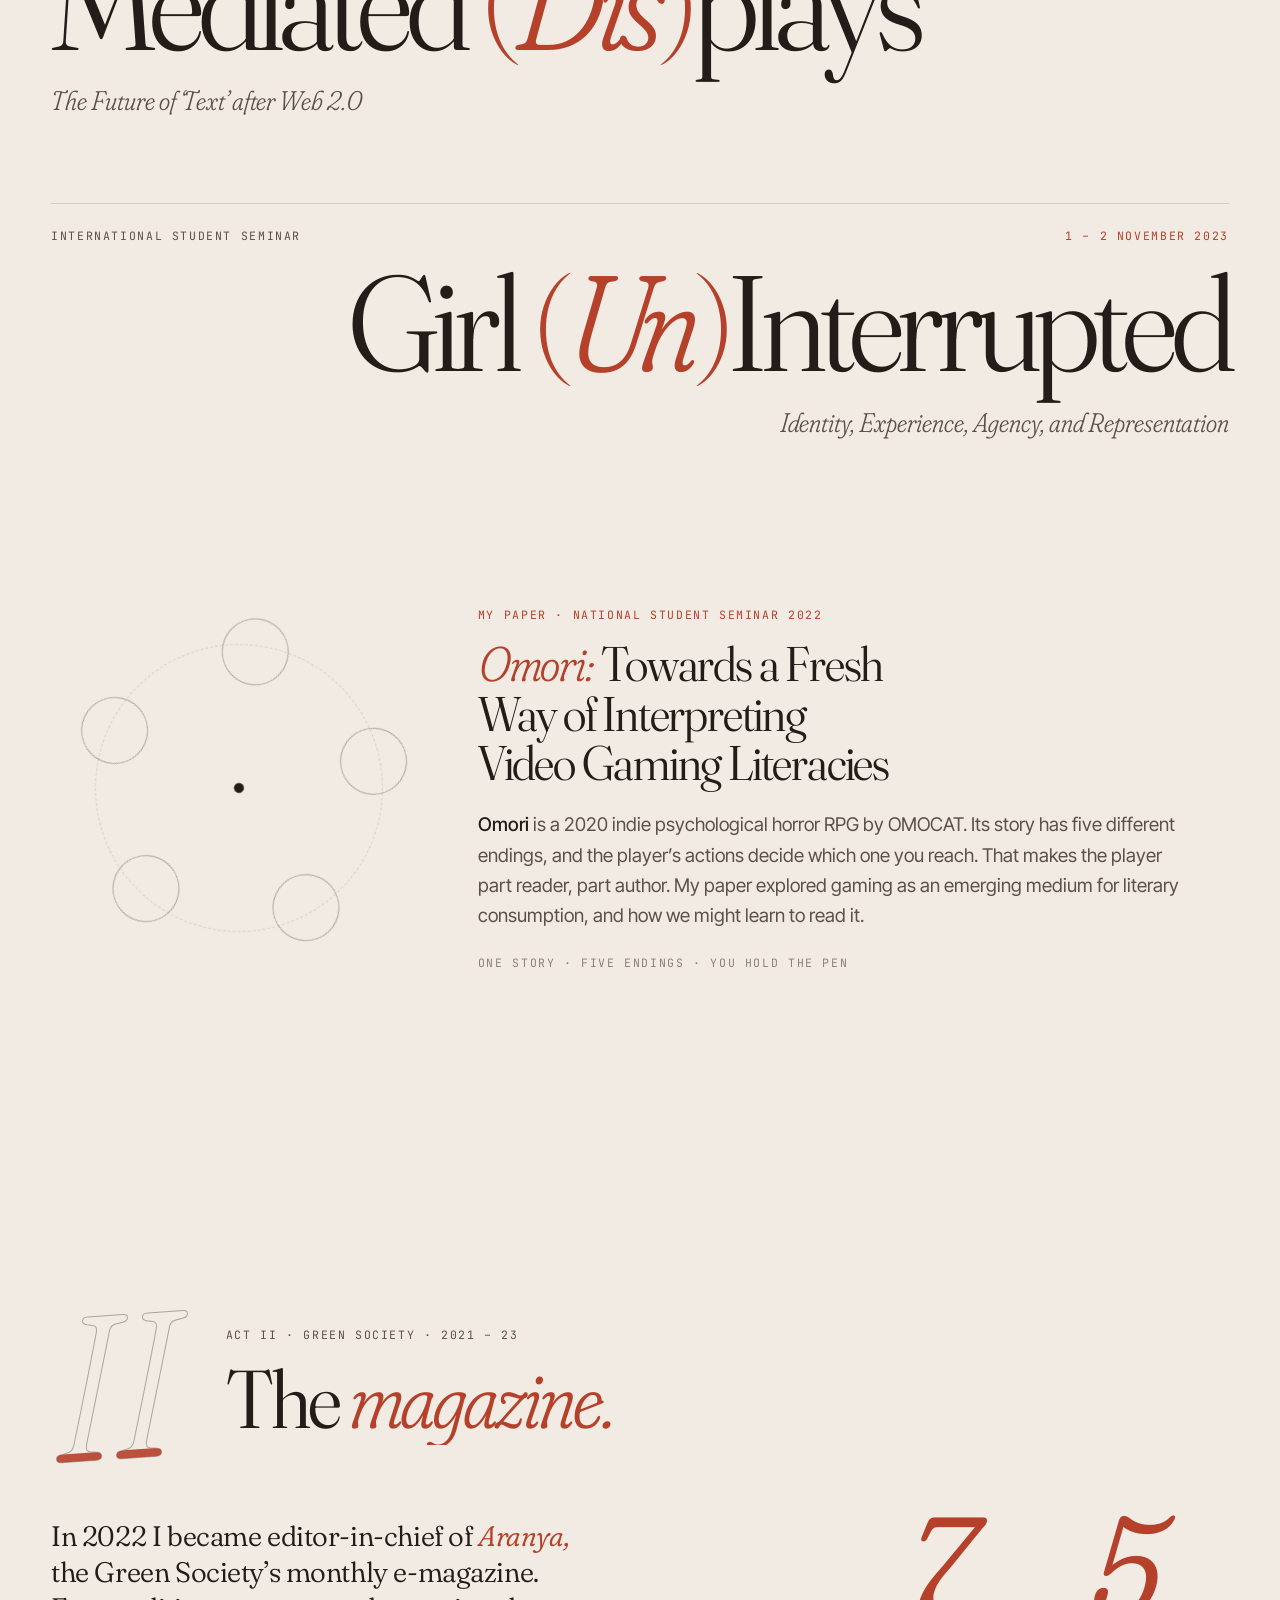
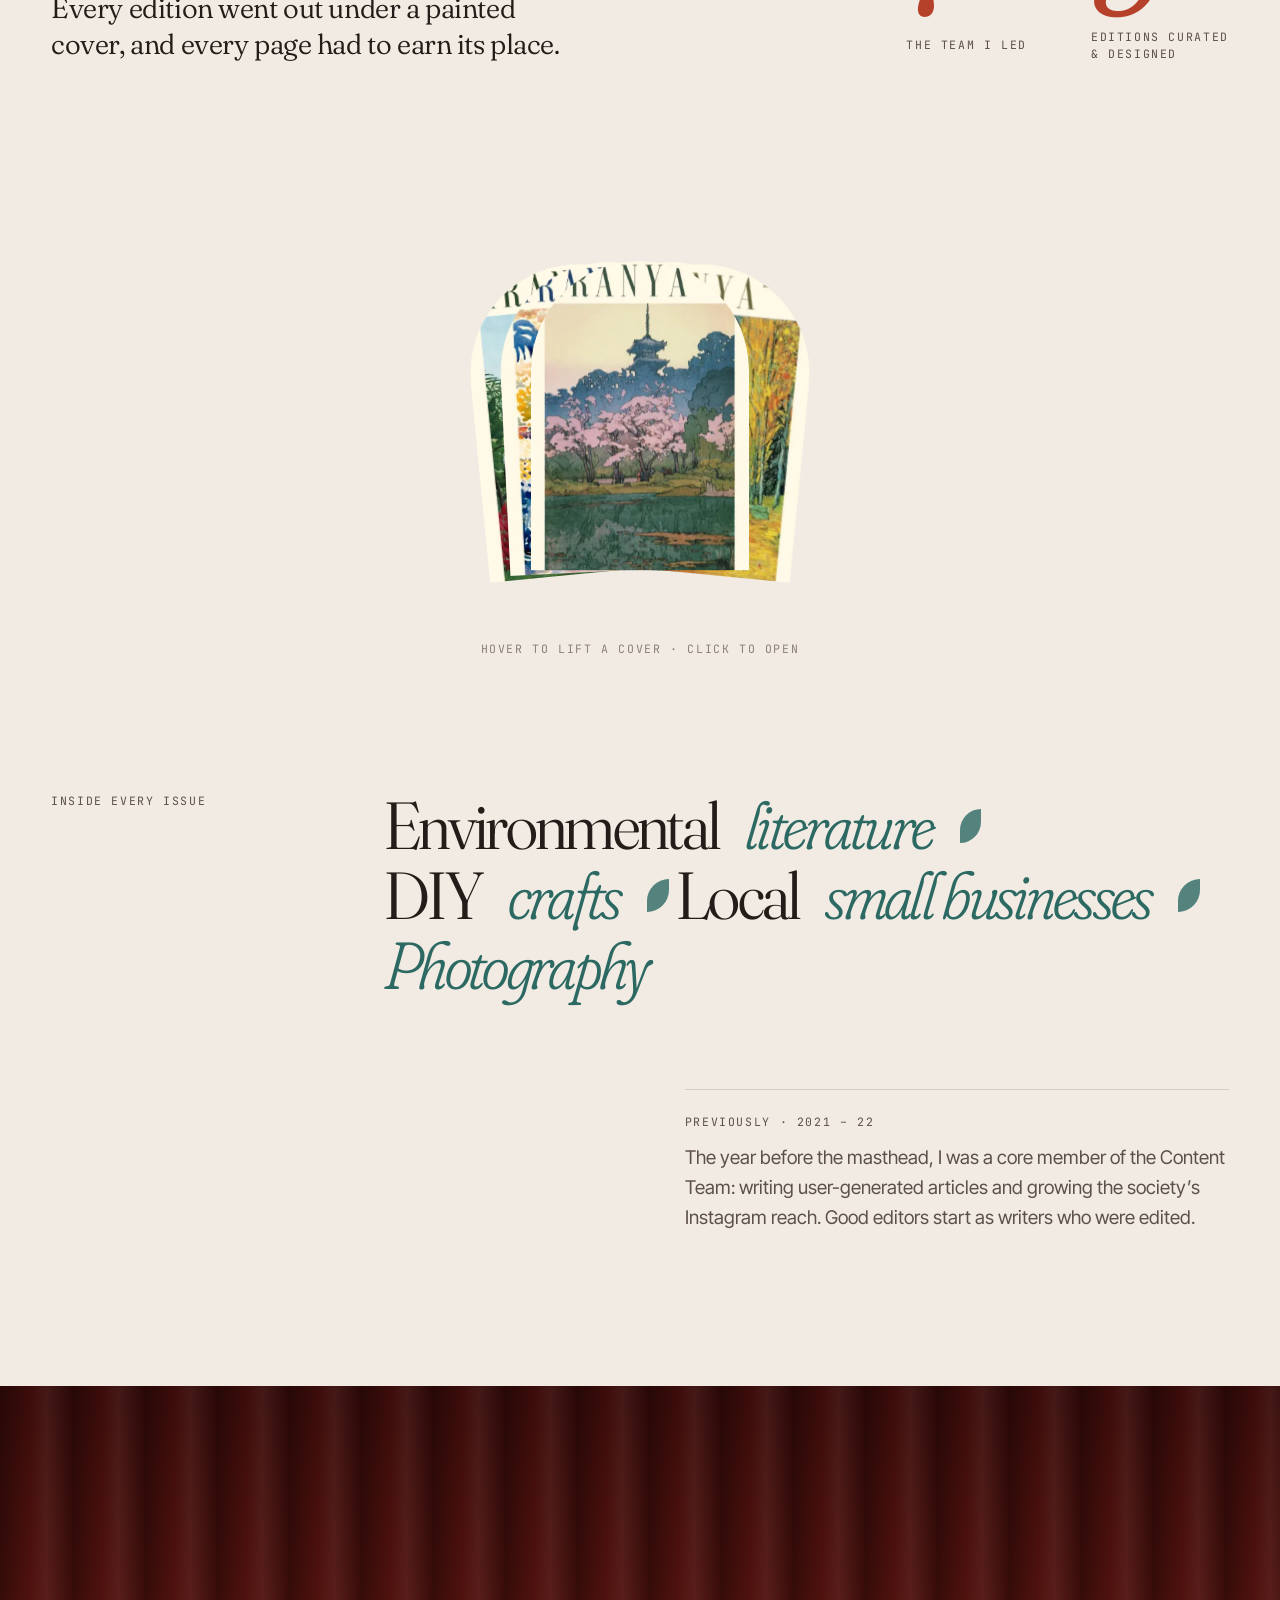
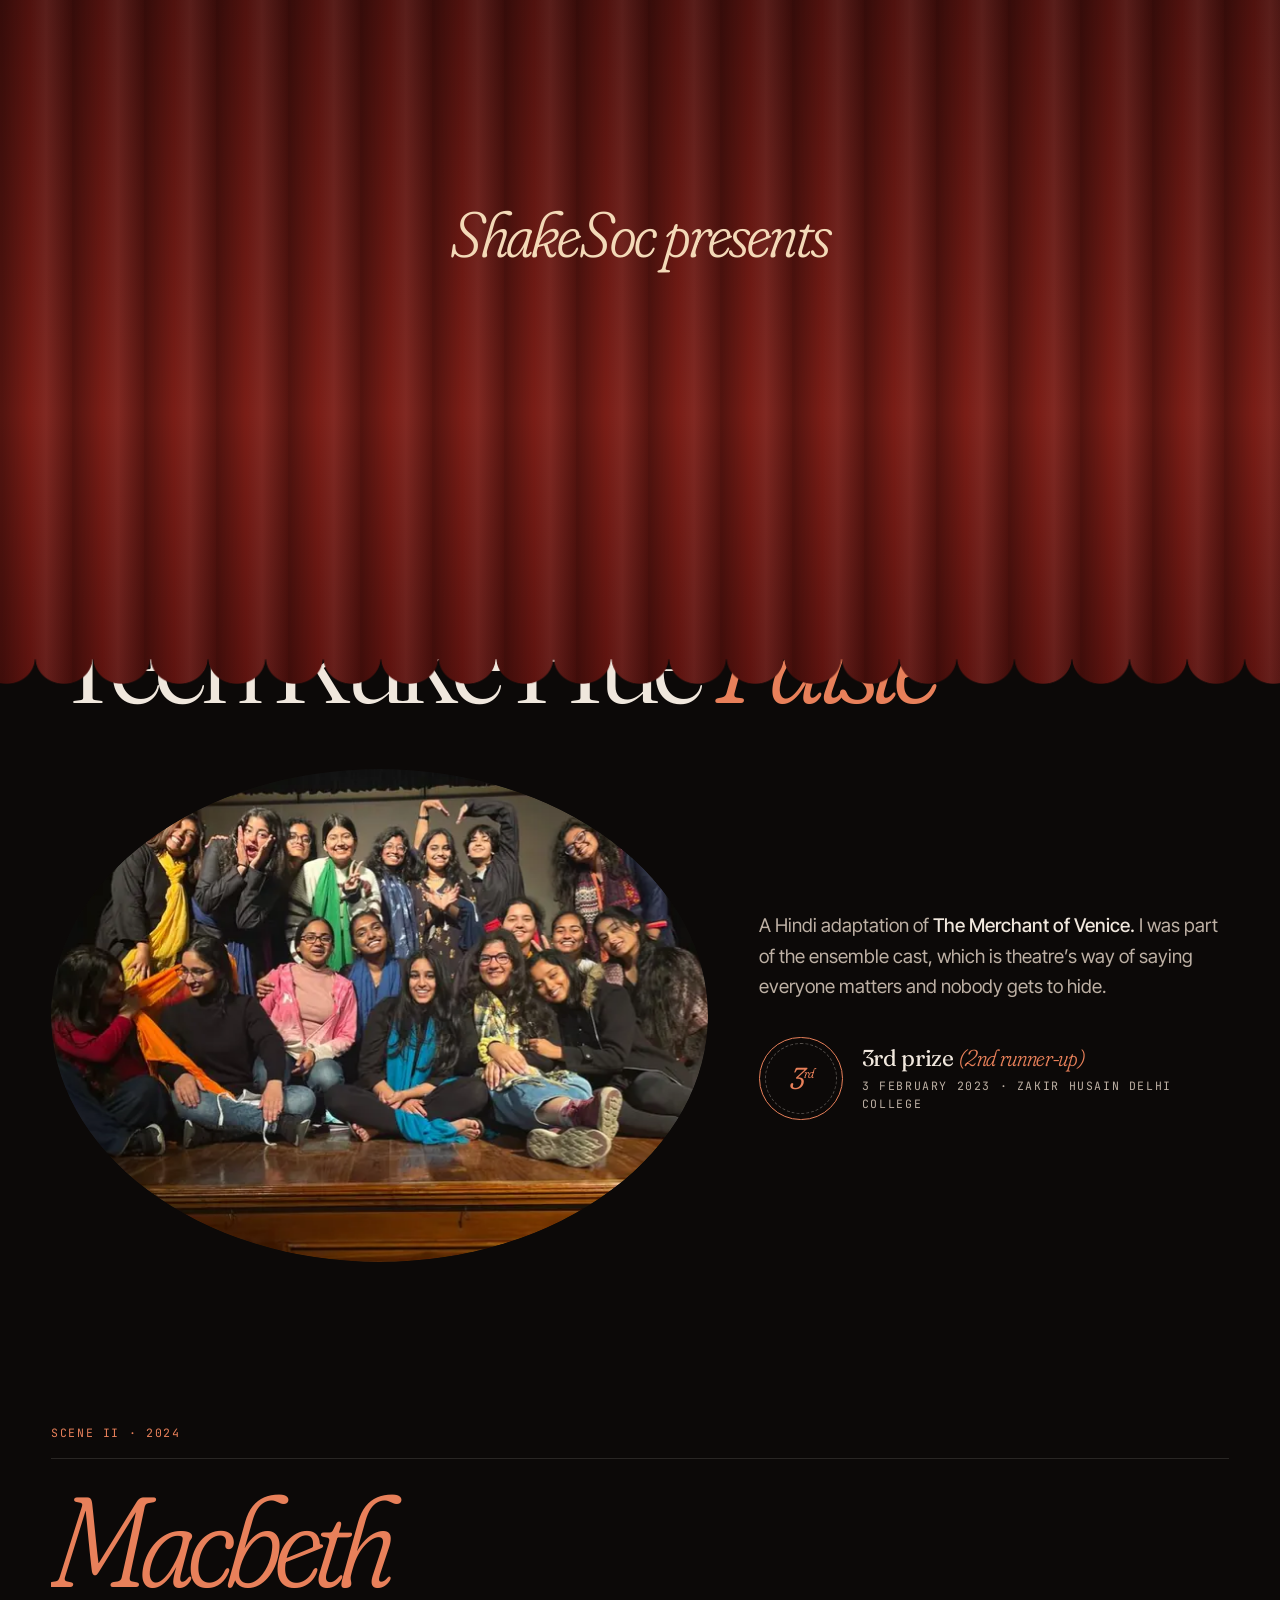
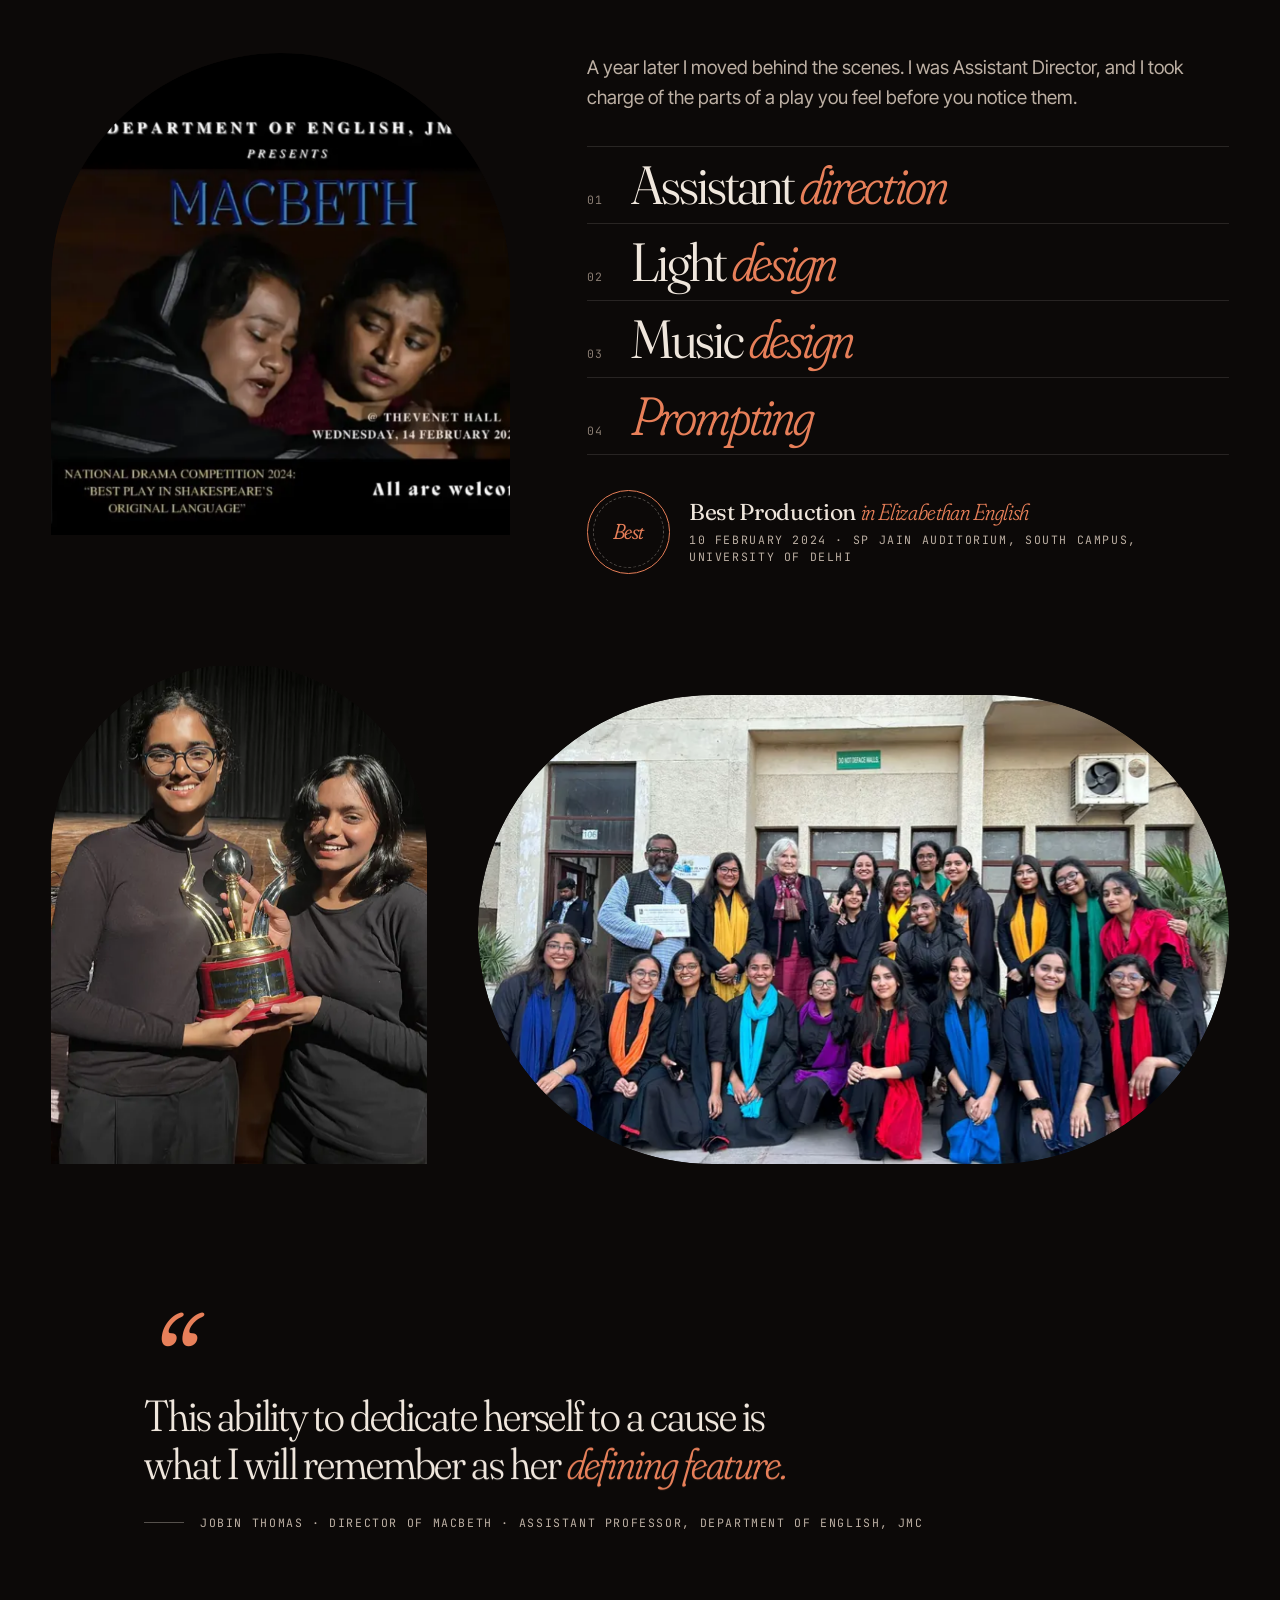
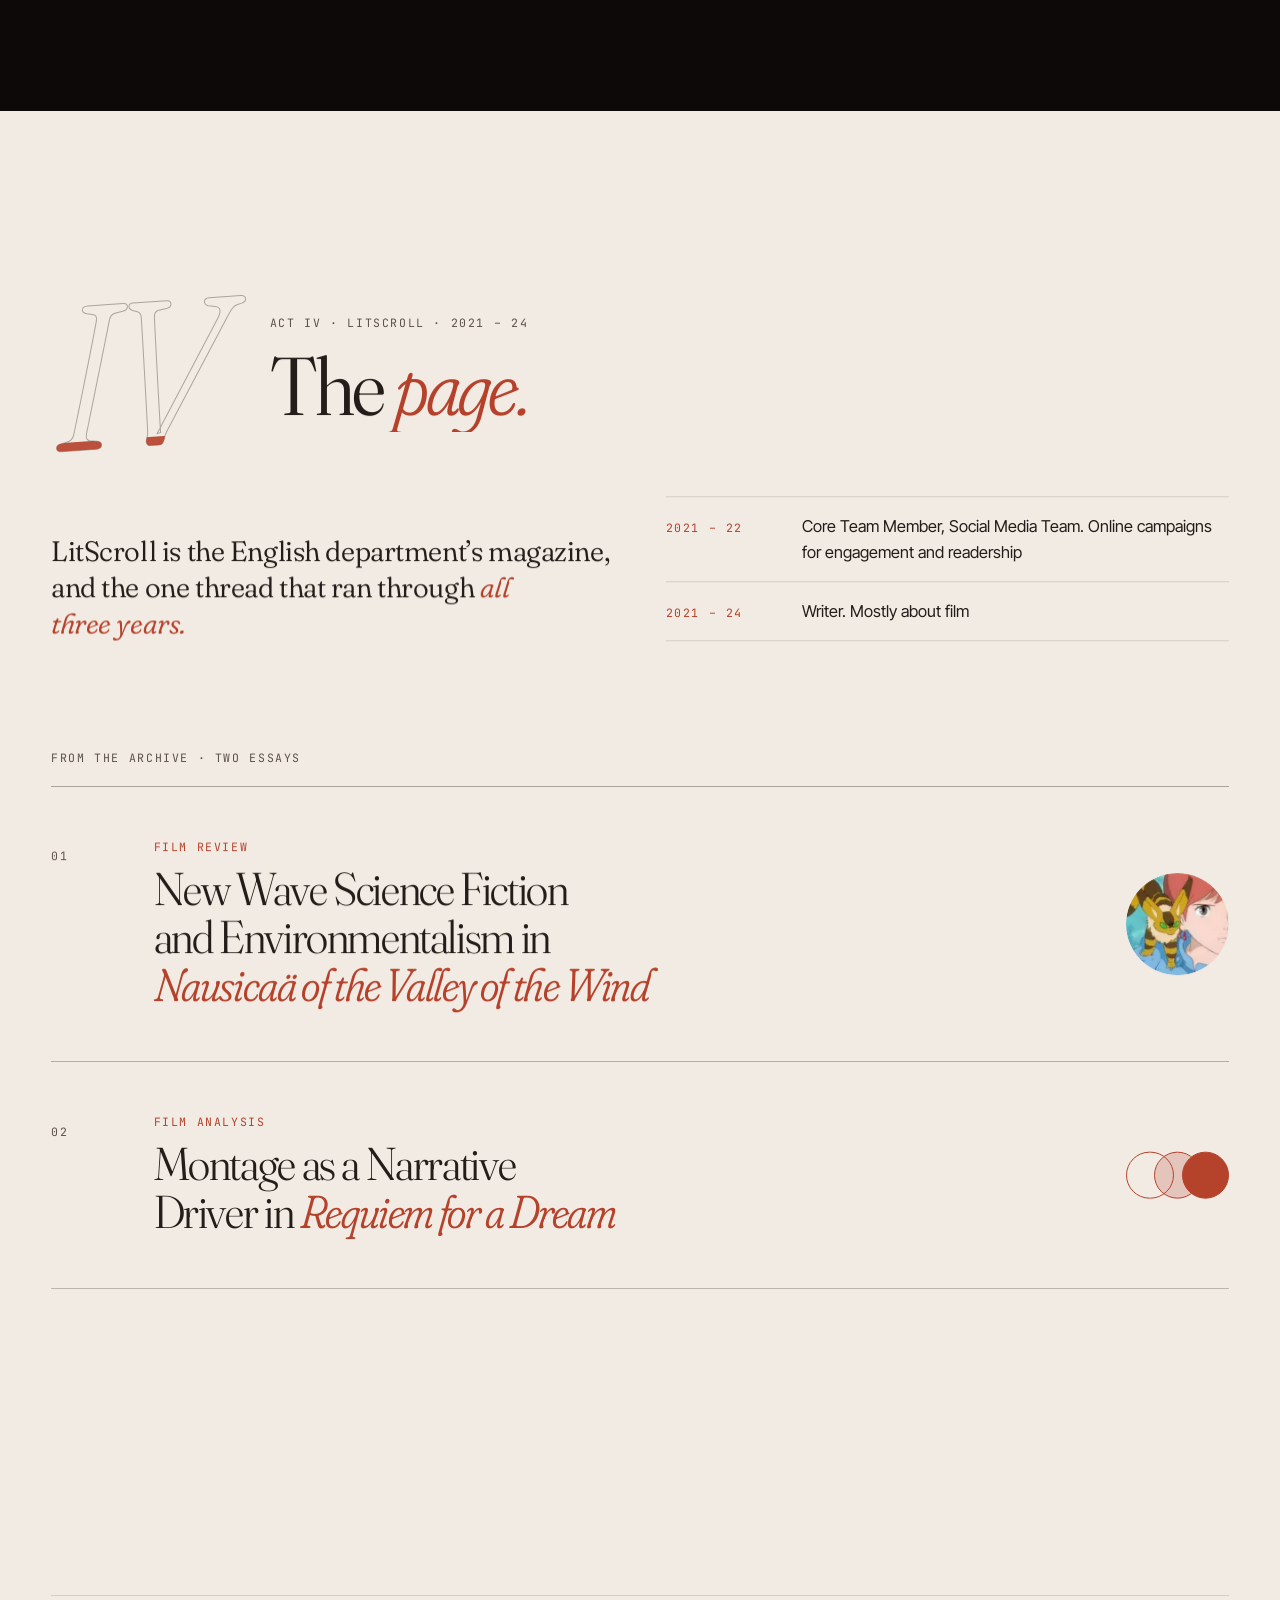
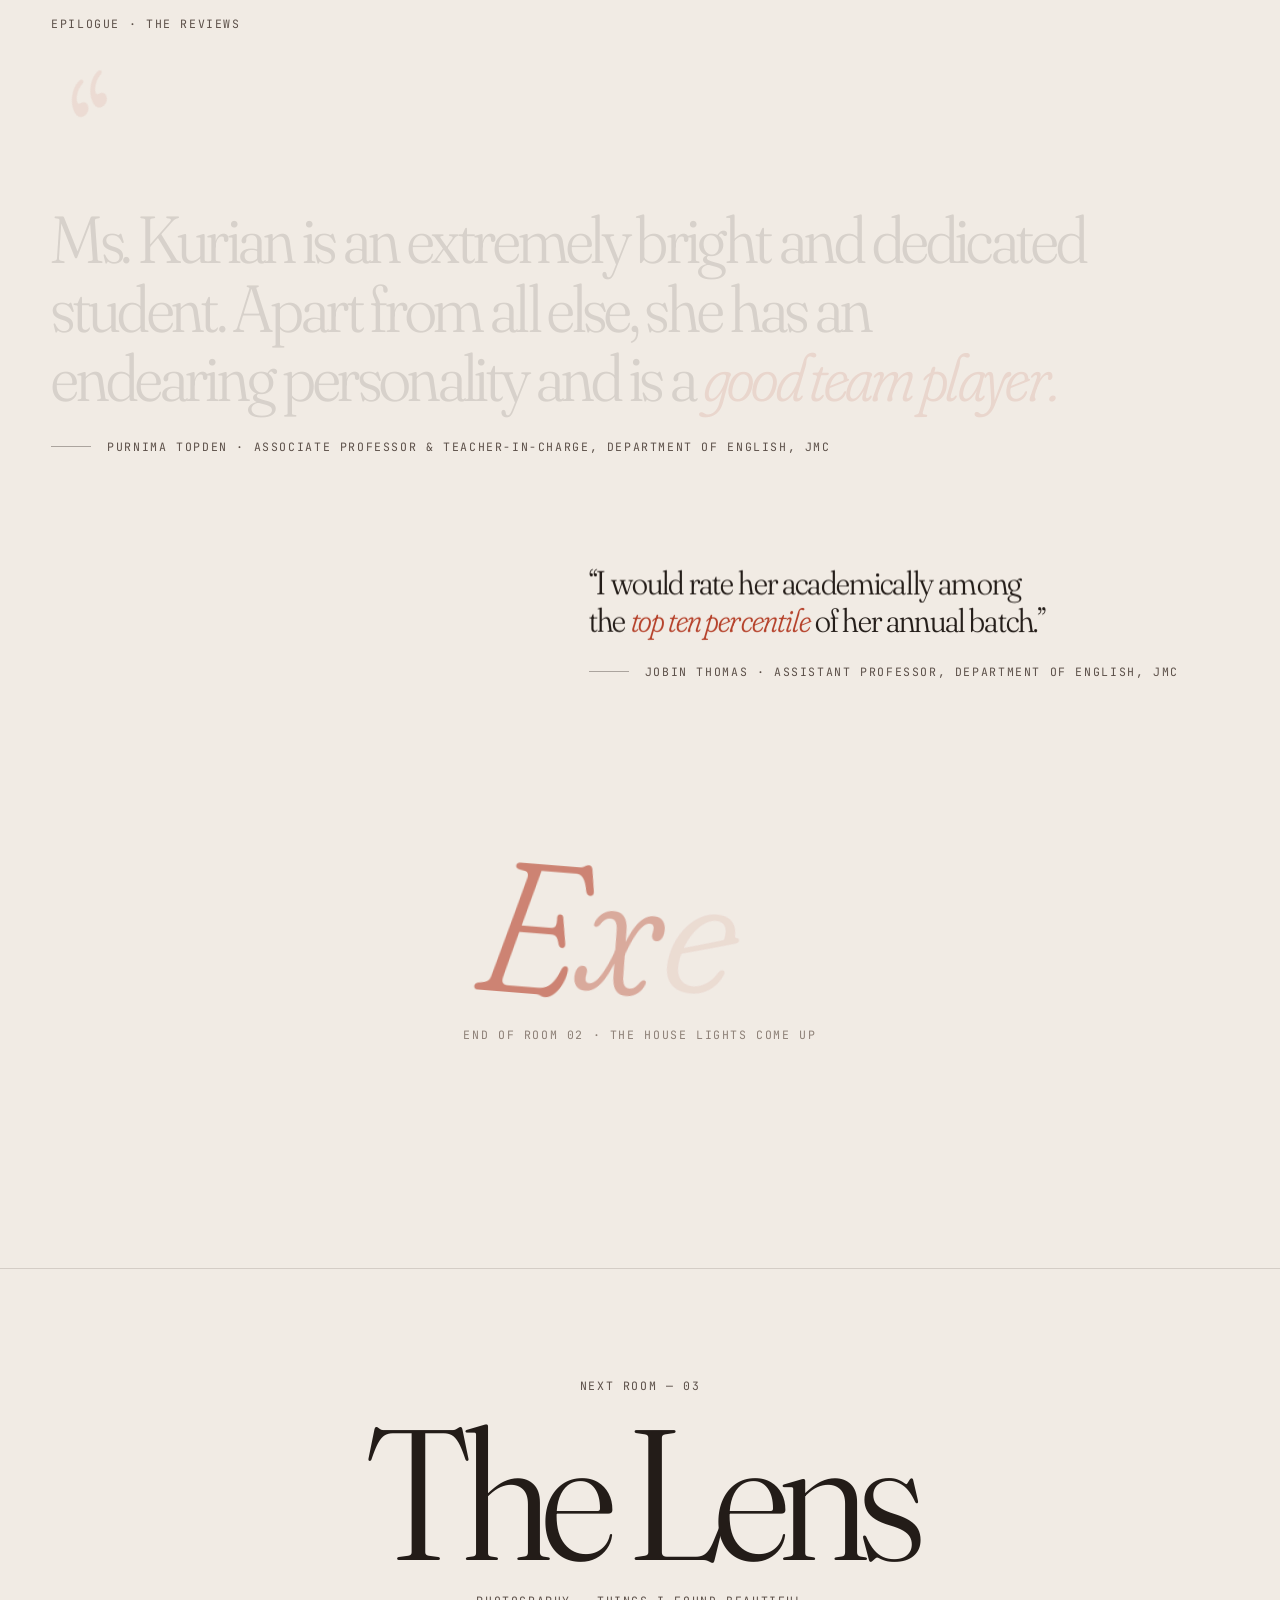
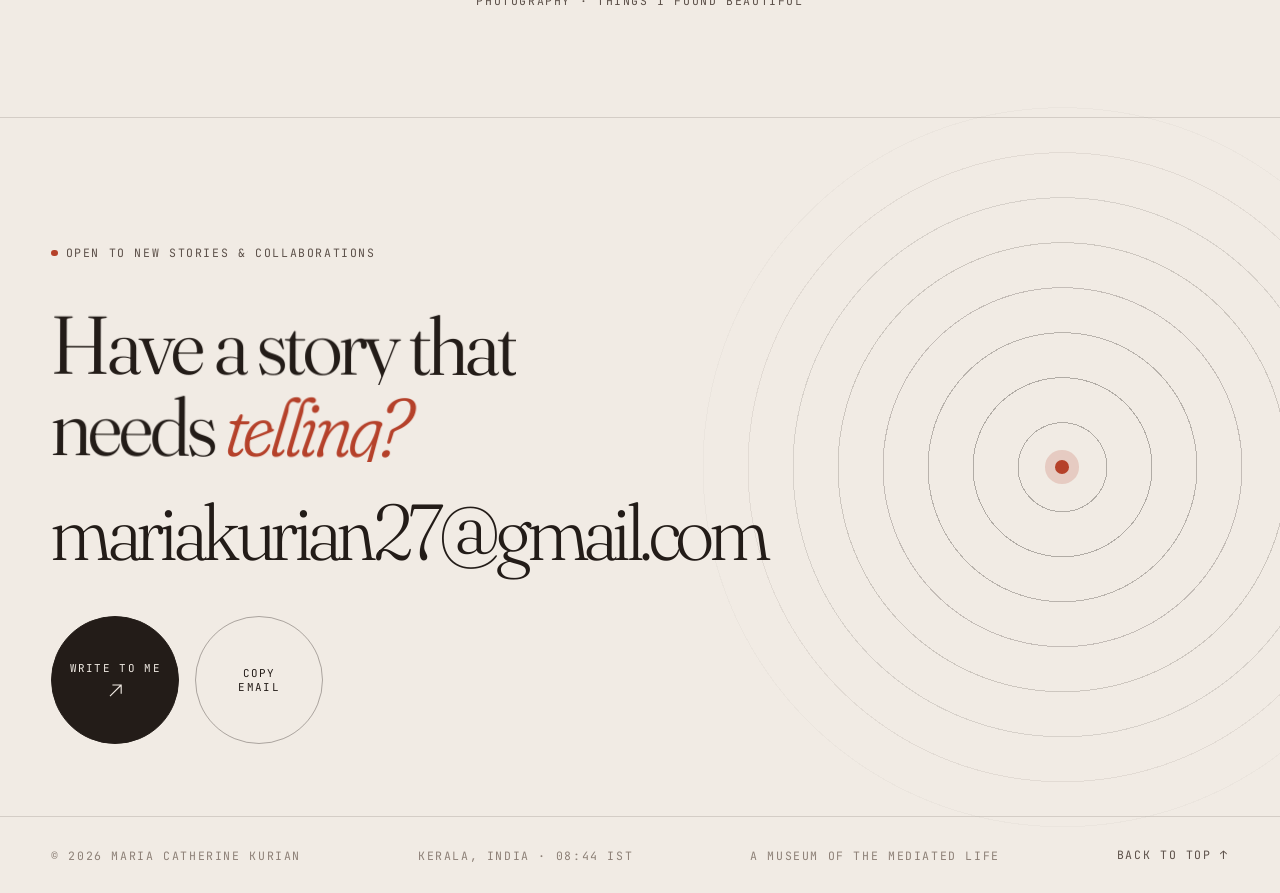
<file: campus.html>
<!doctype html>
<html lang="en" data-theme="light">
<head>
  <meta charset="utf-8">
  <meta name="viewport" content="width=device-width, initial-scale=1, viewport-fit=cover">
  <title>Stage &amp; Page — Campus · Maria Catherine Kurian</title>
  <meta name="description" content="Conferences, magazines and Shakespeare at Jesus and Mary College, University of Delhi.">
  <meta name="theme-color" content="#f1ebe4">
  <meta property="og:title" content="Stage &amp; Page — Campus · Maria Catherine Kurian">
  <meta property="og:description" content="Conferences, magazines and Shakespeare at Jesus and Mary College, University of Delhi.">
  <meta property="og:type" content="website">
  <meta property="og:image" content="assets/img/me-wind-1600.webp">
  <link rel="icon" href="assets/favicon.svg" type="image/svg+xml">
  <link rel="preconnect" href="https://fonts.googleapis.com">
  <link rel="preconnect" href="https://fonts.gstatic.com" crossorigin>
  <link rel="stylesheet" href="https://fonts.googleapis.com/css2?family=Fraunces:ital,opsz,wght,SOFT,WONK@0,9..144,300..700,0..100,0..1;1,9..144,300..700,0..100,0..1&family=Inter+Tight:wght@400;500;600&family=JetBrains+Mono:wght@400;500&display=swap">
  <script>
    (function(){var d=document.documentElement;d.classList.add('js');
    try{var t=localStorage.getItem('mk-theme');if(!t){t=matchMedia('(prefers-color-scheme: dark)').matches?'dark':'light'}d.setAttribute('data-theme',t)}catch(e){}
    var rm=matchMedia('(prefers-reduced-motion: reduce)').matches||/[?&]static/.test(location.search);
    try{if(!rm&&sessionStorage.getItem('mk-arrive'))d.classList.add('is-arriving');
    if(!rm&&d.hasAttribute('data-preload')&&!sessionStorage.getItem('mk-visited'))d.classList.add('is-arriving','is-preloading')}catch(e){}
    setTimeout(function(){if(!window.MK||!window.MK.booted){d.classList.add('no-anim');d.classList.remove('is-arriving','is-preloading')}},4000)})();
  </script>
  <link rel="stylesheet" href="assets/css/main.css">
  <link rel="stylesheet" href="assets/css/pages/campus.css">
</head>
<body data-page="campus" data-title="Stage &amp; Page">
  <a class="skip" href="#main">Skip to content</a>
  <div class="grain" aria-hidden="true"></div>

  <div class="curtain" aria-hidden="true" data-curtain>
    <svg viewBox="0 0 100 100" preserveAspectRatio="none"><path d="M0 0 L0 100 L100 100 L100 0 Z"/></svg>
    <div class="curtain__inner"><p class="curtain__title">Stage &amp; Page</p></div>
  </div>

  <header class="header" data-header>
    <a class="brand" href="index.html" aria-label="Maria Catherine Kurian, home" data-magnetic="0.2">
      <span class="brand__mark">
        <svg viewBox="0 0 48 48" aria-hidden="true"><circle class="brand__track" cx="24" cy="24" r="23"/><circle class="brand__progress" cx="24" cy="24" r="23" pathLength="1"/></svg>
        <span>mk</span>
      </span>
      <span class="brand__name">Maria Kurian<small>Multimedia storyteller</small></span>
    </a>
    <nav class="nav" aria-label="Primary">
      <a href="work.html"><sup>01</sup><span data-roll>Work</span></a>
      <a href="campus.html"><sup>02</sup><span data-roll>Campus</span></a>
      <a href="lens.html"><sup>03</sup><span data-roll>Lens</span></a>
      <a href="sound.html"><sup>04</sup><span data-roll>Sound</span></a>
    </nav>
    <div class="header__actions">
      <a class="hello" href="#contact"><span data-roll>Say hello</span></a>
      <button class="icon-btn theme-toggle" type="button" data-theme-toggle data-magnetic="0.4" aria-label="Switch theme">
        <svg viewBox="0 0 24 24" aria-hidden="true">
          <mask id="tt-mask"><rect x="-4" y="-4" width="32" height="32" fill="#fff"/><circle class="tt__cut" cx="30" cy="2" r="6.5" fill="#000"/></mask>
          <circle class="tt__core" cx="12" cy="12" r="5" fill="currentColor" mask="url(#tt-mask)"/>
          <g class="tt__rays" stroke="currentColor" stroke-width="1.6" stroke-linecap="round"><path d="M12 1.8v2M12 20.2v2M1.8 12h2M20.2 12h2M4.8 4.8l1.4 1.4M17.8 17.8l1.4 1.4M4.8 19.2l1.4-1.4M17.8 6.2l1.4-1.4"/></g>
        </svg>
      </button>
      <button class="icon-btn menu-btn" type="button" data-menu-toggle aria-expanded="false" aria-controls="menu" aria-label="Open menu"><span></span><span></span></button>
    </div>
  </header>

  <div class="menu" id="menu" data-menu aria-hidden="true">
    <nav class="menu__links" aria-label="Menu">
      <a href="index.html"><span class="menu__num">00</span><span class="menu__t">The Foyer</span></a>
      <a href="work.html"><span class="menu__num">01</span><span class="menu__t">The Ledger</span></a>
      <a href="campus.html"><span class="menu__num">02</span><span class="menu__t">Stage &amp; Page</span></a>
      <a href="lens.html"><span class="menu__num">03</span><span class="menu__t">The Lens</span></a>
      <a href="sound.html"><span class="menu__num">04</span><span class="menu__t">Sound &amp; Voice</span></a>
    </nav>
    <div class="menu__foot">
      <a class="ulink ulink--on" href="mailto:mariakurian27@gmail.com">mariakurian27@gmail.com</a>
      <span class="label">Kerala, India</span>
    </div>
  </div>

  <main id="main">
<!-- PAGE CONTENT START -->
    <!-- ============ HERO ============ -->
    <section class="page-hero cp-hero" aria-labelledby="cp-title">
      <div class="wrap cp-hero__grid">
        <p class="room-tag cp-hero__tag" data-reveal="fade" data-intro="0.2"><span class="room-tag__n">02</span><span class="label">Room 02 — Stage &amp; Page</span></p>
        <h1 id="cp-title" class="display cp-hero__title" data-split="lines" data-intro="0.3">Where the <em>stories</em> started.</h1>
        <div class="cp-hero__art">
          <figure class="media shape-arch cp-hero__arch" data-media="rise" data-intro="0.45">
            <img src="assets/img/shake-trophy-800.webp" srcset="assets/img/shake-trophy-800.webp 800w, assets/img/shake-trophy-1600.webp 1600w" sizes="(max-width: 760px) 60vw, 30vw" width="599" height="800" alt="Maria, grinning, holding a towering trophy in an auditorium" decoding="async" fetchpriority="high" data-parallax="0.12">
          </figure>
          <figure class="media shape-circle cp-hero__coin" data-media="bloom" data-intro="0.95">
            <img src="assets/img/aranya-oct22-800.webp" width="413" height="586" alt="Painted jungle cover of Aranya, October 2022" decoding="async">
          </figure>
          <p class="cp-hero__fig label" data-reveal="fade" data-intro="1.3">Fig. 1 — Me, and a very large trophy</p>
        </div>
        <p class="lead cp-hero__lead" data-split="lines" data-intro="0.7">Three years of English literature at Jesus and Mary College, University of Delhi. I spent as many hours in <em>conference halls, magazine layouts and backstage</em> as I did in lectures.</p>
        <p class="label cp-hero__note" data-reveal="fade" data-intro="1.1">A play in four acts,<br>with a prologue</p>
      </div>
    </section>

    <!-- ============ PROGRAMME ============ -->
    <section class="cp-bill wrap" aria-label="Programme">
      <div class="cp-bill__head">
        <p class="label">Tonight&rsquo;s programme</p>
        <p class="cp-bill__sub serif-italic" data-reveal="up">Jesus and Mary College, 2021 &ndash; 2024</p>
      </div>
      <ol class="cp-bill__list">
        <li><a href="#prologue" class="cp-bill__row"><span class="cp-bill__n label">Prologue</span><span class="cp-bill__dots" aria-hidden="true"></span><span class="cp-bill__t">The Syllabus</span></a></li>
        <li><a href="#act-1" class="cp-bill__row"><span class="cp-bill__n label">Act I</span><span class="cp-bill__dots" aria-hidden="true"></span><span class="cp-bill__t">The Conference Hall</span></a></li>
        <li><a href="#act-2" class="cp-bill__row"><span class="cp-bill__n label">Act II</span><span class="cp-bill__dots" aria-hidden="true"></span><span class="cp-bill__t">The Magazine</span></a></li>
        <li><a href="#act-3" class="cp-bill__row"><span class="cp-bill__n label">Act III</span><span class="cp-bill__dots" aria-hidden="true"></span><span class="cp-bill__t">The Stage</span></a></li>
        <li><a href="#act-4" class="cp-bill__row"><span class="cp-bill__n label">Act IV</span><span class="cp-bill__dots" aria-hidden="true"></span><span class="cp-bill__t">The Page</span></a></li>
        <li><a href="#epilogue" class="cp-bill__row"><span class="cp-bill__n label">Epilogue</span><span class="cp-bill__dots" aria-hidden="true"></span><span class="cp-bill__t">The Reviews</span></a></li>
      </ol>
    </section>

    <!-- ============ PROLOGUE ============ -->
    <section class="section cp-prologue" id="prologue" aria-labelledby="pro-title">
      <div class="wrap">
        <header class="cp-act">
          <span class="cp-numeral display" aria-hidden="true"><span class="cp-numeral__o">P</span><span class="cp-numeral__f">P</span></span>
          <div class="cp-act__txt">
            <p class="label">Prologue · Education · 2017 &ndash; 2024</p>
            <h2 id="pro-title" class="display t-xl" data-split="lines">Before the stage, <em>the syllabus.</em></h2>
          </div>
        </header>
        <p class="body cp-prologue__intro" data-reveal="up">Every play needs a setting. Mine was a BA (Hons) in English with a minor in Political Science. Before that, Humanities at Navy Children School, New Delhi, with Mathematics and Economics for company.</p>

        <div class="cp-arc">
          <svg class="cp-arc__svg" aria-hidden="true" focusable="false"><path class="cp-arc__ghost" d=""/><path class="cp-arc__path" d="" pathLength="1"/></svg>
          <ol class="cp-arc__list">
            <li class="cp-node">
              <span class="cp-node__dot" aria-hidden="true"></span>
              <p class="label">2017 &ndash; 19 · Navy Children School, New Delhi</p>
              <p class="cp-node__big display num"><span data-count="87.6" data-decimals="1">87.6</span><small>%</small></p>
              <p class="cp-node__t">Class X <span class="cp-node__s">(AISSE)</span></p>
            </li>
            <li class="cp-node">
              <span class="cp-node__dot" aria-hidden="true"></span>
              <p class="label">2019 &ndash; 21 · Navy Children School, New Delhi</p>
              <p class="cp-node__big display num"><span data-count="86.8" data-decimals="1">86.8</span><small>%</small></p>
              <p class="cp-node__t">Class XII <span class="cp-node__s">(AISSCE)</span>. Humanities, with Mathematics and Economics</p>
            </li>
            <li class="cp-node cp-node--last">
              <span class="cp-node__dot" aria-hidden="true"></span>
              <p class="label">2021 &ndash; 24 · Jesus and Mary College, University of Delhi</p>
              <p class="cp-node__big display num"><span data-count="7.2" data-decimals="1">7.2</span><small>CGPA</small></p>
              <p class="cp-node__t">BA (Hons) English, minor in Political Science. <em>First Division.</em></p>
            </li>
          </ol>
        </div>
      </div>

      <div class="cp-reading">
        <p class="label wrap cp-reading__label">On the reading list</p>
        <div class="cp-reading__marquee" data-marquee="1" data-speed="0.8" data-skew>
          <div class="marquee__track">
            <span class="cp-reading__item">Indian Writing in English</span><span class="cp-reading__sep" aria-hidden="true"></span>
            <span class="cp-reading__item"><em>Modern European Drama</em></span><span class="cp-reading__sep" aria-hidden="true"></span>
            <span class="cp-reading__item">Women&rsquo;s Writing</span><span class="cp-reading__sep" aria-hidden="true"></span>
            <span class="cp-reading__item"><em>Postcolonial Literatures</em></span><span class="cp-reading__sep" aria-hidden="true"></span>
          </div>
        </div>
      </div>
    </section>

    <!-- ============ ACT I — ELA ============ -->
    <section class="section cp-ela" id="act-1" aria-labelledby="act1-title">
      <div class="wrap">
        <header class="cp-act">
          <span class="cp-numeral display" aria-hidden="true"><span class="cp-numeral__o">I</span><span class="cp-numeral__f">I</span></span>
          <div class="cp-act__txt">
            <p class="label">Act I · English Literary Association · 2022 &ndash; 24</p>
            <h2 id="act1-title" class="display t-xl" data-split="lines">The <em>conference</em> hall.</h2>
          </div>
        </header>

        <div class="cp-ela__open">
          <div class="cp-ela__copy">
            <p class="lead" data-split="lines">At the English Literary Association I learned that a seminar is a production. It needs a theme, a script, a cast and somebody holding the <em>call sheet.</em></p>
            <p class="body" data-reveal="up">I joined the Research &amp; Content Team in 2022 and led it the year after. We spearheaded fests and seminars on themes like food literature and children&rsquo;s literature.</p>
            <dl class="cp-roles" data-reveal="up">
              <div class="cp-roles__row"><dt class="label num">2023 &ndash; 24</dt><dd>Head, Research &amp; Content Team</dd></div>
              <div class="cp-roles__row"><dt class="label num">2022 &ndash; 23</dt><dd>Core Team Member, Research &amp; Content</dd></div>
            </dl>
          </div>
          <div class="cp-ela__art">
            <figure class="media shape-arch cp-ela__team" data-media="wipe" data-lightbox="ela" data-caption="The Research &amp; Content Team" data-meta="English Literary Association · JMC">
              <img src="assets/img/ela-team-800.webp" width="633" height="633" alt="Four members of the ELA research and content team posing against a brick wall" loading="lazy" decoding="async" data-parallax="0.15">
            </figure>
            <figure class="media shape-leaf cp-ela__crew" data-media="bloom" data-delay="0.2" data-lightbox="ela" data-caption="The content crew" data-meta="English Literary Association · JMC">
              <img src="assets/img/ela-content-team-800.webp" width="778" height="794" alt="The content team standing in front of a flowering hedge" loading="lazy" decoding="async">
            </figure>
            <p class="cp-ela__fig label">Fig. 2 — The Research &amp; Content Team</p>
          </div>
        </div>

        <div class="cp-menu">
          <figure class="cp-menu__plate media shape-circle" data-lightbox="ela" data-caption="Culinary Cultures — Reading Food; Consuming Literature" data-meta="21 October 2022 · Online">
            <img src="assets/img/ela-culinary-800.webp" width="411" height="409" alt="A silver bowl of gulab jamun, the poster image for Culinary Cultures" loading="lazy" decoding="async">
          </figure>
          <div class="cp-menu__txt">
            <p class="label">On the menu · 21 October 2022 · Online</p>
            <h3 class="display t-l" data-split="lines">Culinary Cultures: <em>Reading Food; Consuming Literature.</em></h3>
            <p class="body" data-reveal="up">Literature has always been hungry. This one put the plate on the syllabus.</p>
          </div>
        </div>

        <div class="cp-confs">
          <p class="cp-confs__intro lead" data-reveal="up">I also organised two student conferences. Both had brackets in their titles, which tells you most of what you need to know about English departments.</p>
          <p class="label cp-hint"><span class="cp-hint__mouse">Hover the brackets</span><span class="cp-hint__touch">Tap a title to close the brackets</span></p>

          <article class="cp-conf">
            <p class="label cp-conf__meta"><span>National Student Seminar</span><span class="num">27 &ndash; 28 October 2022</span></p>
            <h3 class="cp-conf__title display" tabindex="0">Mediated <span class="cp-paren"><span class="cp-paren__l">(</span><span class="cp-paren__in">Dis</span><span class="cp-paren__r">)</span></span>plays</h3>
            <p class="cp-conf__sub serif-italic">The Future of &lsquo;Text&rsquo; after Web 2.0</p>
          </article>

          <article class="cp-conf cp-conf--r">
            <p class="label cp-conf__meta"><span>International Student Seminar</span><span class="num">1 &ndash; 2 November 2023</span></p>
            <h3 class="cp-conf__title display" tabindex="0">Girl <span class="cp-paren"><span class="cp-paren__l">(</span><span class="cp-paren__in">Un</span><span class="cp-paren__r">)</span></span>Interrupted</h3>
            <p class="cp-conf__sub serif-italic">Identity, Experience, Agency, and Representation</p>
          </article>
        </div>

        <div class="cp-paper">
          <div class="cp-paper__ends" aria-hidden="true">
            <span class="cp-paper__end"></span><span class="cp-paper__end"></span><span class="cp-paper__end"></span><span class="cp-paper__end"></span><span class="cp-paper__end"></span>
          </div>
          <div class="cp-paper__txt">
            <p class="label">My paper · National Student Seminar 2022</p>
            <h3 class="display t-l" data-split="lines"><em>Omori:</em> Towards a Fresh Way of Interpreting Video Gaming Literacies</h3>
            <p class="body" data-reveal="up"><strong>Omori</strong> is a 2020 indie psychological horror RPG by OMOCAT. Its story has five different endings, and the player&rsquo;s actions decide which one you reach. That makes the player part reader, part author. My paper explored gaming as an emerging medium for literary consumption, and how we might learn to read it.</p>
            <p class="label cp-paper__cap">One story · five endings · you hold the pen</p>
          </div>
        </div>
      </div>
    </section>

    <!-- ============ ACT II — GREEN SOCIETY ============ -->
    <section class="section cp-green" id="act-2" aria-labelledby="act2-title">
      <div class="wrap">
        <header class="cp-act">
          <span class="cp-numeral display" aria-hidden="true"><span class="cp-numeral__o">II</span><span class="cp-numeral__f">II</span></span>
          <div class="cp-act__txt">
            <p class="label">Act II · Green Society · 2021 &ndash; 23</p>
            <h2 id="act2-title" class="display t-xl" data-split="lines">The <em>magazine.</em></h2>
          </div>
        </header>

        <div class="cp-green__intro">
          <p class="lead" data-split="lines">In 2022 I became editor-in-chief of <em>Aranya,</em> the Green Society&rsquo;s monthly e-magazine. Every edition went out under a painted cover, and every page had to earn its place.</p>
          <div class="cp-stats">
            <p class="cp-stat"><span class="cp-stat__n display num" data-count="7">7</span><span class="label">The team I led</span></p>
            <p class="cp-stat"><span class="cp-stat__n display num" data-count="5">5</span><span class="label">Editions curated<br>&amp; designed</span></p>
          </div>
        </div>
      </div>

      <div class="cp-fan" role="list" aria-label="The five Aranya covers">
        <div class="cp-fan__item" role="listitem" style="--i:0">
          <figure class="media shape-arch cp-fan__cover" data-lightbox="aranya" data-caption="Aranya — October 2022" data-meta="Green Society e-magazine · Cover">
            <img src="assets/img/aranya-oct22-800.webp" width="413" height="586" alt="Aranya, October 2022 cover: a painted jungle with monkeys" loading="lazy" decoding="async">
          </figure>
          <span class="cp-fan__lab label">Oct 22</span>
        </div>
        <div class="cp-fan__item" role="listitem" style="--i:1">
          <figure class="media shape-arch cp-fan__cover" data-lightbox="aranya" data-caption="Aranya — November 2022" data-meta="Green Society e-magazine · Cover">
            <img src="assets/img/aranya-nov22-800.webp" width="331" height="468" alt="Aranya, November 2022 cover, a painted artwork" loading="lazy" decoding="async">
          </figure>
          <span class="cp-fan__lab label">Nov 22</span>
        </div>
        <div class="cp-fan__item" role="listitem" style="--i:2">
          <figure class="media shape-arch cp-fan__cover" data-lightbox="aranya" data-caption="Aranya — January 2023" data-meta="Green Society e-magazine · Cover">
            <img src="assets/img/aranya-jan23-800.webp" width="328" height="468" alt="Aranya, January 2023 cover, a painted artwork" loading="lazy" decoding="async">
          </figure>
          <span class="cp-fan__lab label">Jan 23</span>
        </div>
        <div class="cp-fan__item" role="listitem" style="--i:3">
          <figure class="media shape-arch cp-fan__cover" data-lightbox="aranya" data-caption="Aranya — February 2023" data-meta="Green Society e-magazine · Cover">
            <img src="assets/img/aranya-feb23-800.webp" width="333" height="467" alt="Aranya, February 2023 cover, a painted artwork" loading="lazy" decoding="async">
          </figure>
          <span class="cp-fan__lab label">Feb 23</span>
        </div>
        <div class="cp-fan__item" role="listitem" style="--i:4">
          <figure class="media shape-arch cp-fan__cover" data-lightbox="aranya" data-caption="Aranya — March–April 2023" data-meta="Green Society e-magazine · Cover">
            <img src="assets/img/aranya-mar23-800.webp" width="330" height="472" alt="Aranya, March–April 2023 cover: a painted avenue of autumn trees" loading="lazy" decoding="async">
          </figure>
          <span class="cp-fan__lab label">Mar&ndash;Apr 23</span>
        </div>
      </div>
      <p class="label cp-hint cp-fan__hint"><span class="cp-hint__mouse">Hover to lift a cover · click to open</span><span class="cp-hint__touch">Tap a cover to open it</span></p>

      <div class="wrap">
        <div class="cp-inside">
          <p class="label">Inside every issue</p>
          <ul class="cp-inside__list">
            <li class="display">Environmental <em>literature</em></li>
            <li class="display">DIY <em>crafts</em></li>
            <li class="display">Local <em>small businesses</em></li>
            <li class="display"><em>Photography</em></li>
          </ul>
        </div>
        <div class="cp-prequel">
          <p class="label num">Previously · 2021 &ndash; 22</p>
          <p class="body" data-reveal="up">The year before the masthead, I was a core member of the Content Team: writing user-generated articles and growing the society&rsquo;s Instagram reach. Good editors start as writers who were edited.</p>
        </div>
      </div>
    </section>

    <!-- ============ ACT III — SHAKESOC (STAGE) ============ -->
    <section class="cp-stage" id="act-3" aria-labelledby="act3-title">
      <div class="cp-curtain" aria-hidden="true"><span class="cp-curtain__lab">ShakeSoc presents</span></div>
      <div class="cp-spot" aria-hidden="true"></div>

      <div class="wrap cp-stage__inner">
        <header class="cp-act">
          <span class="cp-numeral display" aria-hidden="true"><span class="cp-numeral__o">III</span><span class="cp-numeral__f">III</span></span>
          <div class="cp-act__txt">
            <p class="label">Act III · ShakeSoc · 2023 &ndash; 24</p>
            <h2 id="act3-title" class="display t-xl" data-split="lines">The <em>stage.</em></h2>
          </div>
        </header>

        <div class="cp-stage__intro">
          <p class="lead" data-split="lines">Theatre taught me the thing every other medium borrows from it: <em>timing.</em> Two years at the Shakespeare Society of India&rsquo;s National Drama Competition. Two productions, two prizes.</p>
          <p class="label cp-stage__hint"><span class="cp-hint__mouse">In 2024 I designed the lights for Macbeth. So in this room, you hold the spotlight. Move your cursor.</span><span class="cp-hint__touch">In 2024 I designed the lights for Macbeth. Here the spotlight drifts on its own. Follow it.</span></p>
        </div>

        <!-- Scene 1 -->
        <article class="cp-scene">
          <p class="label cp-scene__n">Scene i · 2023</p>
          <h3 class="cp-scene__title display" data-split="lines">Teen Ruke Hue <em>Faisle</em></h3>
          <div class="cp-scene__grid">
            <figure class="media shape-oval cp-scene__wide" data-media="bloom" data-lightbox="shake" data-caption="The company, on stage" data-meta="ShakeSoc · JMC">
              <img src="assets/img/shake-cast-800.webp" srcset="assets/img/shake-cast-800.webp 800w, assets/img/shake-cast-1600.webp 1600w" sizes="(max-width: 760px) 92vw, 52vw" width="800" height="599" alt="The ShakeSoc company sitting and kneeling together on a wooden stage" loading="lazy" decoding="async" data-parallax="0.12">
            </figure>
            <div class="cp-scene__txt">
              <p class="body" data-reveal="up">A Hindi adaptation of <strong>The Merchant of Venice.</strong> I was part of the ensemble cast, which is theatre&rsquo;s way of saying everyone matters and nobody gets to hide.</p>
              <div class="cp-award" data-reveal="up">
                <span class="cp-award__ring" aria-hidden="true"><span class="display">3<sup>rd</sup></span></span>
                <p><span class="cp-award__t">3rd prize <span class="serif-italic">(2nd runner-up)</span></span><span class="label">3 February 2023 · Zakir Husain Delhi College</span></p>
              </div>
            </div>
          </div>
        </article>

        <!-- Scene 2 -->
        <article class="cp-scene cp-scene--macbeth">
          <p class="label cp-scene__n">Scene ii · 2024</p>
          <h3 class="cp-scene__title display" data-split="lines"><em>Macbeth</em></h3>
          <div class="cp-mac">
            <figure class="media shape-arch cp-mac__poster" data-media="rise" data-lightbox="shake" data-caption="Macbeth — the poster" data-meta="Department of English, JMC · 2024">
              <img src="assets/img/shake-macbeth-800.webp" width="800" height="660" alt="Poster for Macbeth by the Department of English, JMC, showing two actors in dark shawls" loading="lazy" decoding="async">
            </figure>
            <div class="cp-mac__txt">
              <p class="body" data-reveal="up">A year later I moved behind the scenes. I was Assistant Director, and I took charge of the parts of a play you feel before you notice them.</p>
              <ul class="cp-mac__roles">
                <li><span class="label num">01</span><span class="display">Assistant <em>direction</em></span></li>
                <li><span class="label num">02</span><span class="display">Light <em>design</em></span></li>
                <li><span class="label num">03</span><span class="display">Music <em>design</em></span></li>
                <li><span class="label num">04</span><span class="display"><em>Prompting</em></span></li>
              </ul>
              <div class="cp-award" data-reveal="up">
                <span class="cp-award__ring cp-award__ring--best" aria-hidden="true"><span class="display">Best</span></span>
                <p><span class="cp-award__t">Best Production <span class="serif-italic">in Elizabethan English</span></span><span class="label">10 February 2024 · SP Jain Auditorium, South Campus, University of Delhi</span></p>
              </div>
            </div>
          </div>
          <div class="cp-mac__photos">
            <figure class="media shape-arch cp-mac__duo" data-media="wipe" data-lightbox="shake" data-caption="Two in black, one trophy" data-meta="ShakeSoc · JMC">
              <img src="assets/img/shake-duo-800.webp" srcset="assets/img/shake-duo-800.webp 800w, assets/img/shake-duo-1600.webp 1600w" sizes="(max-width: 760px) 55vw, 24vw" width="600" height="800" alt="Maria and a castmate in black, holding a trophy on stage" loading="lazy" decoding="async" data-parallax="0.15">
            </figure>
            <figure class="media shape-capsule cp-mac__group" data-media="bloom" data-delay="0.15" data-lightbox="shake" data-caption="The ShakeSoc company" data-meta="ShakeSoc · JMC">
              <img src="assets/img/shake-group-800.webp" srcset="assets/img/shake-group-800.webp 800w, assets/img/shake-group-1600.webp 1600w" sizes="(max-width: 760px) 80vw, 40vw" width="800" height="600" alt="The ShakeSoc company in black with coloured scarves, outside a college building" loading="lazy" decoding="async">
            </figure>
          </div>
        </article>

        <blockquote class="quote cp-stage__quote">
          <span class="quote__mark" aria-hidden="true">&ldquo;</span>
          <p class="quote__text" data-split="lines">This ability to dedicate herself to a cause is what I will remember as her <em class="serif-italic">defining feature.</em></p>
          <footer class="quote__by"><span class="label">Jobin Thomas · Director of Macbeth · Assistant Professor, Department of English, JMC</span></footer>
        </blockquote>
      </div>
    </section>

    <!-- ============ ACT IV — LITSCROLL ============ -->
    <section class="section cp-lit" id="act-4" aria-labelledby="act4-title">
      <div class="wrap">
        <header class="cp-act">
          <span class="cp-numeral display" aria-hidden="true"><span class="cp-numeral__o">IV</span><span class="cp-numeral__f">IV</span></span>
          <div class="cp-act__txt">
            <p class="label">Act IV · LitScroll · 2021 &ndash; 24</p>
            <h2 id="act4-title" class="display t-xl" data-split="lines">The <em>page.</em></h2>
          </div>
        </header>

        <div class="cp-lit__intro">
          <p class="lead" data-split="lines">LitScroll is the English department&rsquo;s magazine, and the one thread that ran through <em>all three years.</em></p>
          <dl class="cp-roles" data-reveal="up">
            <div class="cp-roles__row"><dt class="label num">2021 &ndash; 22</dt><dd>Core Team Member, Social Media Team. Online campaigns for engagement and readership</dd></div>
            <div class="cp-roles__row"><dt class="label num">2021 &ndash; 24</dt><dd>Writer. Mostly about film</dd></div>
          </dl>
        </div>

        <p class="label cp-lit__label">From the archive · two essays</p>
        <ol class="cp-essays">
          <li class="cp-essay">
            <span class="cp-essay__n label num">01</span>
            <div class="cp-essay__body">
              <span class="cp-essay__kind label">Film review</span>
              <h3 class="cp-essay__t">New Wave Science Fiction and Environmentalism in <i>Nausica&auml; of the Valley of the Wind</i></h3>
            </div>
            <span class="media shape-circle cp-essay__thumb"><img src="assets/img/lit-nausicaa-800.webp" width="279" height="115" alt="" loading="lazy" decoding="async"></span>
          </li>
          <li class="cp-essay">
            <span class="cp-essay__n label num">02</span>
            <div class="cp-essay__body">
              <span class="cp-essay__kind label">Film analysis</span>
              <h3 class="cp-essay__t">Montage as a Narrative Driver in <i>Requiem for a Dream</i></h3>
            </div>
            <span class="cp-essay__thumb cp-essay__cut" aria-hidden="true"><span></span><span></span><span></span></span>
          </li>
        </ol>
      </div>
    </section>

    <!-- ============ EPILOGUE ============ -->
    <section class="section cp-epi" id="epilogue" aria-labelledby="epi-title">
      <div class="wrap">
        <header class="cp-epi__head">
          <p class="label">Epilogue · The reviews</p>
          <h2 id="epi-title" class="sr-only">What my professors wrote</h2>
        </header>
        <blockquote class="quote cp-epi__big">
          <span class="quote__mark cp-epi__mark" aria-hidden="true">&ldquo;</span>
          <p class="quote__text cp-epi__text" data-words>Ms. Kurian is an extremely bright and dedicated student. Apart from all else, she has an endearing personality and is a <em class="serif-italic accent">good team player.</em></p>
          <footer class="quote__by"><span class="label">Purnima Topden · Associate Professor &amp; Teacher-in-Charge, Department of English, JMC</span></footer>
        </blockquote>

        <blockquote class="quote cp-epi__small">
          <p class="quote__text" data-split="lines">&ldquo;I would rate her academically among the <em class="serif-italic accent">top ten percentile</em> of her annual batch.&rdquo;</p>
          <footer class="quote__by"><span class="label">Jobin Thomas · Assistant Professor, Department of English, JMC</span></footer>
        </blockquote>

        <div class="cp-exeunt">
          <p class="cp-exeunt__word display">Exeunt.</p>
          <p class="label cp-exeunt__note">End of Room 02 · the house lights come up</p>
        </div>
      </div>
    </section>
<!-- PAGE CONTENT END -->
  </main>

  <footer class="footer" id="contact">
    <a class="next-room" href="lens.html" data-preview="assets/img/goa-ballroom-800.webp" data-cursor="Enter">
      <span class="label">Next room — 03</span>
      <span class="next-room__title">The Lens</span>
      <span class="next-room__sub label">Photography · Things I found beautiful</span>
    </a>
    <div class="contact wrap">
      <p class="label label--dot">Open to new stories &amp; collaborations</p>
      <h2 class="contact__title display" data-split="lines">Have a story that needs <em>telling?</em></h2>
      <a class="contact__email" href="mailto:mariakurian27@gmail.com" data-cursor="Write">mariakurian27@gmail.com</a>
      <div class="contact__actions">
        <a class="btn-circle btn-circle--solid" href="mailto:mariakurian27@gmail.com" data-magnetic="0.3"><span>Write to me<br><svg viewBox="0 0 24 24" fill="none" stroke="currentColor" stroke-width="1.4" class="arrow" aria-hidden="true"><path d="M5 19L19 5M8 5h11v11"/></svg></span></a>
        <button class="btn-circle" type="button" data-copy="mariakurian27@gmail.com" data-magnetic="0.3"><span>Copy<br>email</span></button>
      </div>
    </div>
    <div class="footer__bottom wrap">
      <span class="label">© <span data-year>2026</span> Maria Catherine Kurian</span>
      <span class="label">Kerala, India · <time data-clock>--:--</time> IST</span>
      <span class="label">A museum of the mediated life</span>
      <button class="label ulink" type="button" data-top>Back to top ↑</button>
    </div>
  </footer>

  <script src="assets/vendor/gsap.min.js" defer></script>
  <script src="assets/vendor/ScrollTrigger.min.js" defer></script>
  <script src="assets/vendor/SplitText.min.js" defer></script>
  <script src="assets/vendor/Flip.min.js" defer></script>
  <script src="assets/vendor/lenis.min.js" defer></script>
  <script src="assets/js/main.js" defer></script>
  <script src="assets/js/pages/campus.js" defer></script>
</body>
</html>
</file>
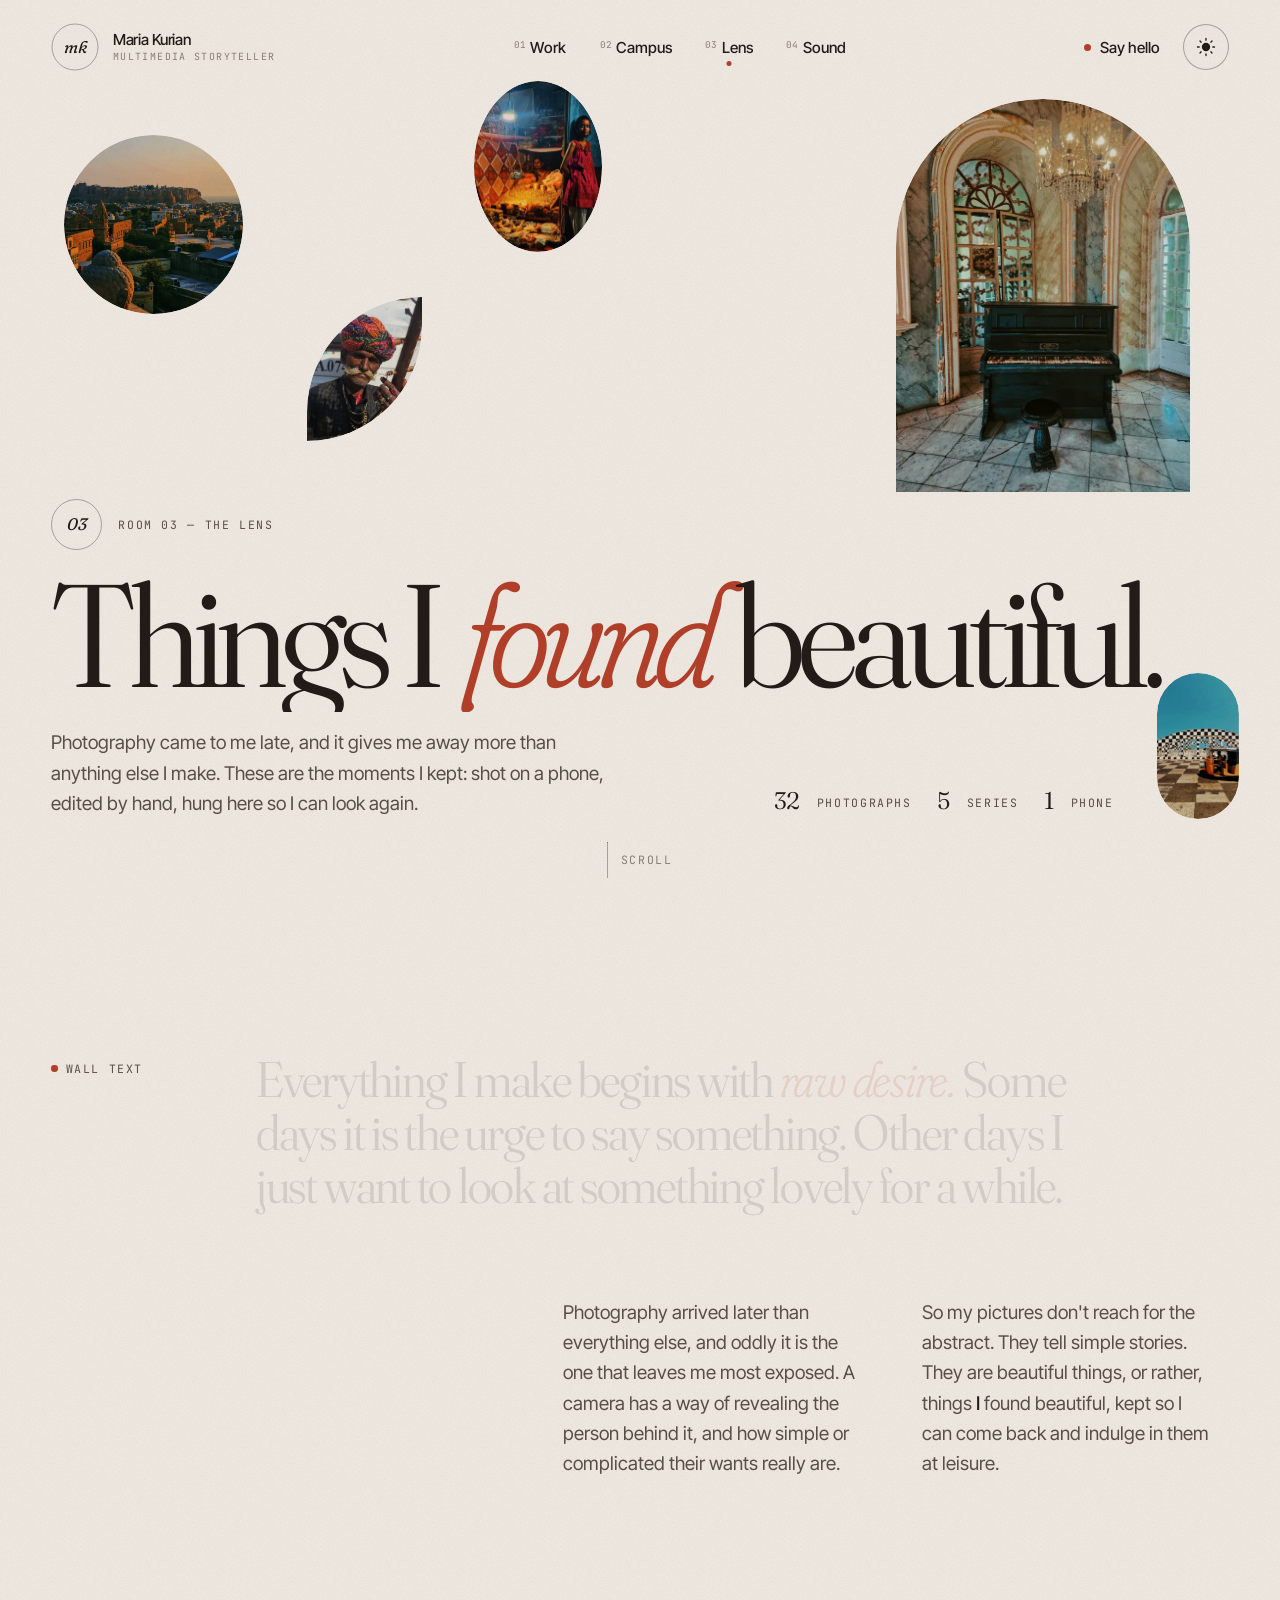
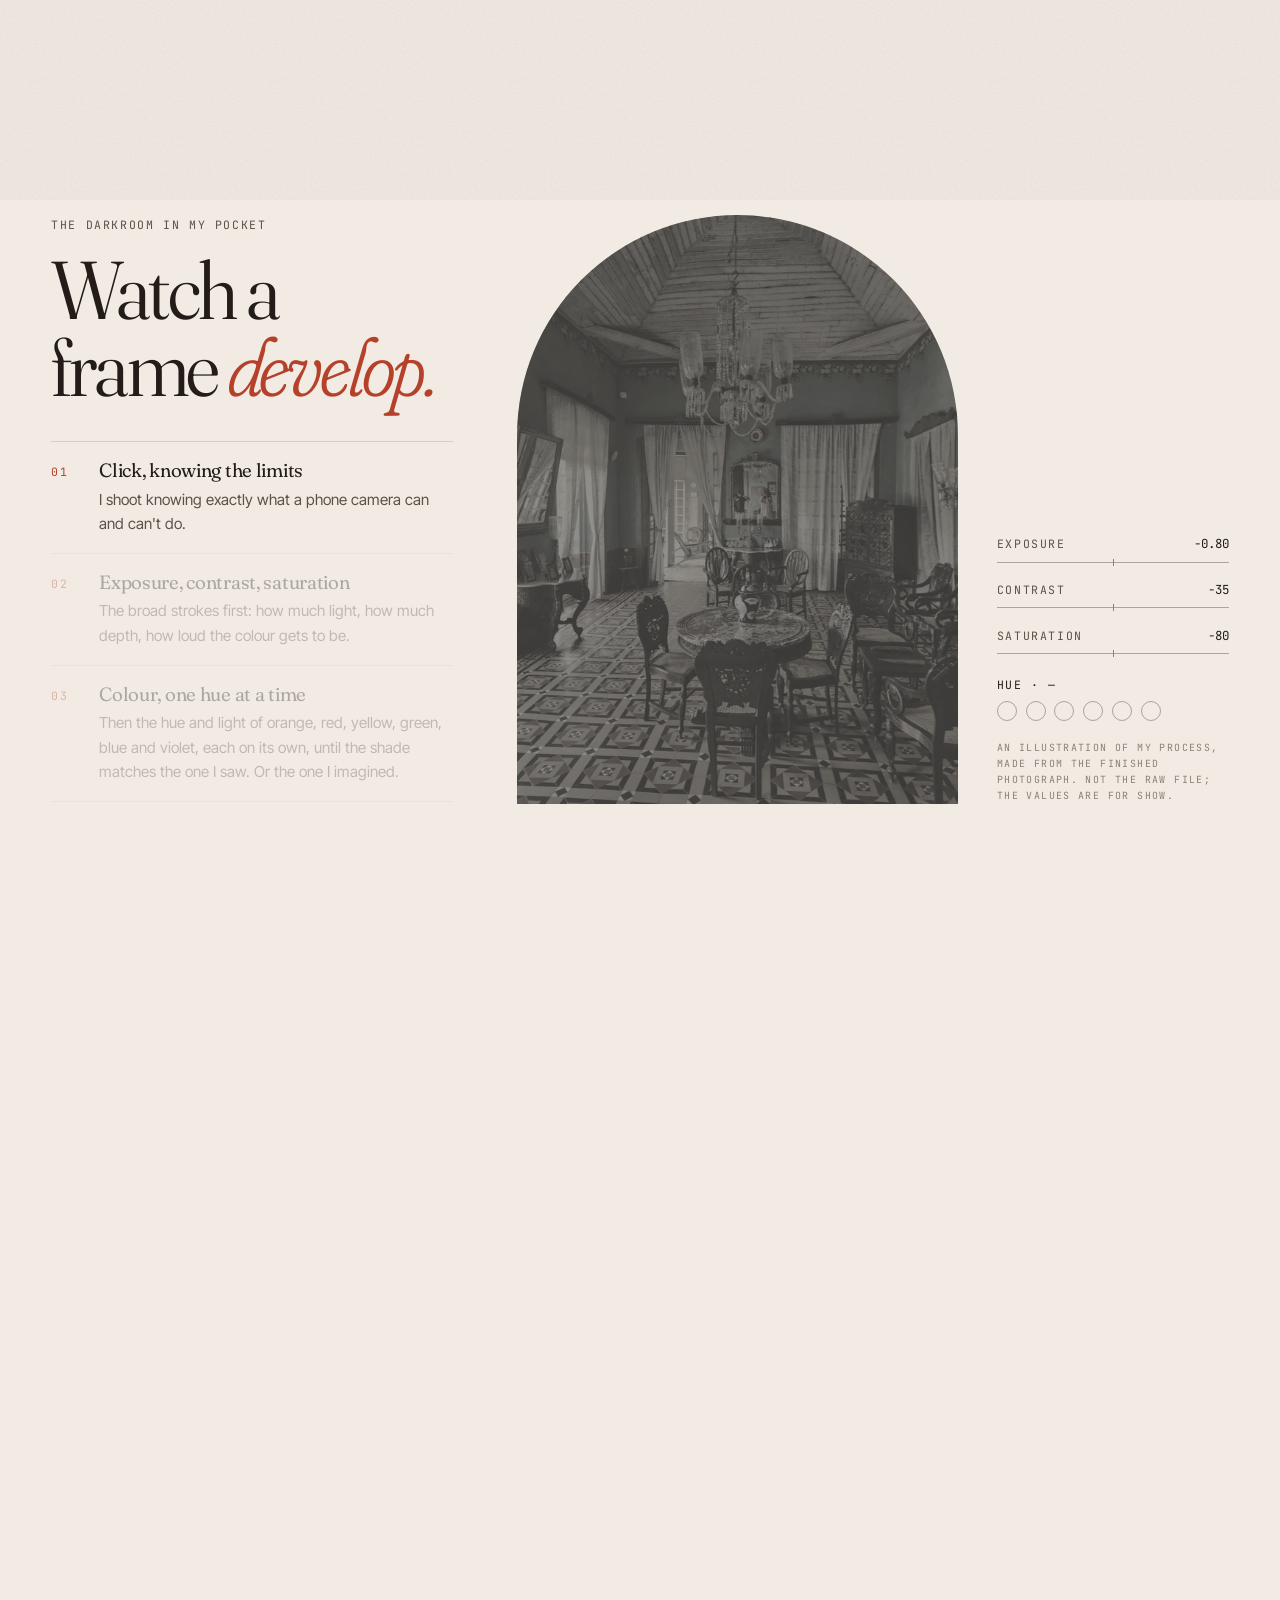
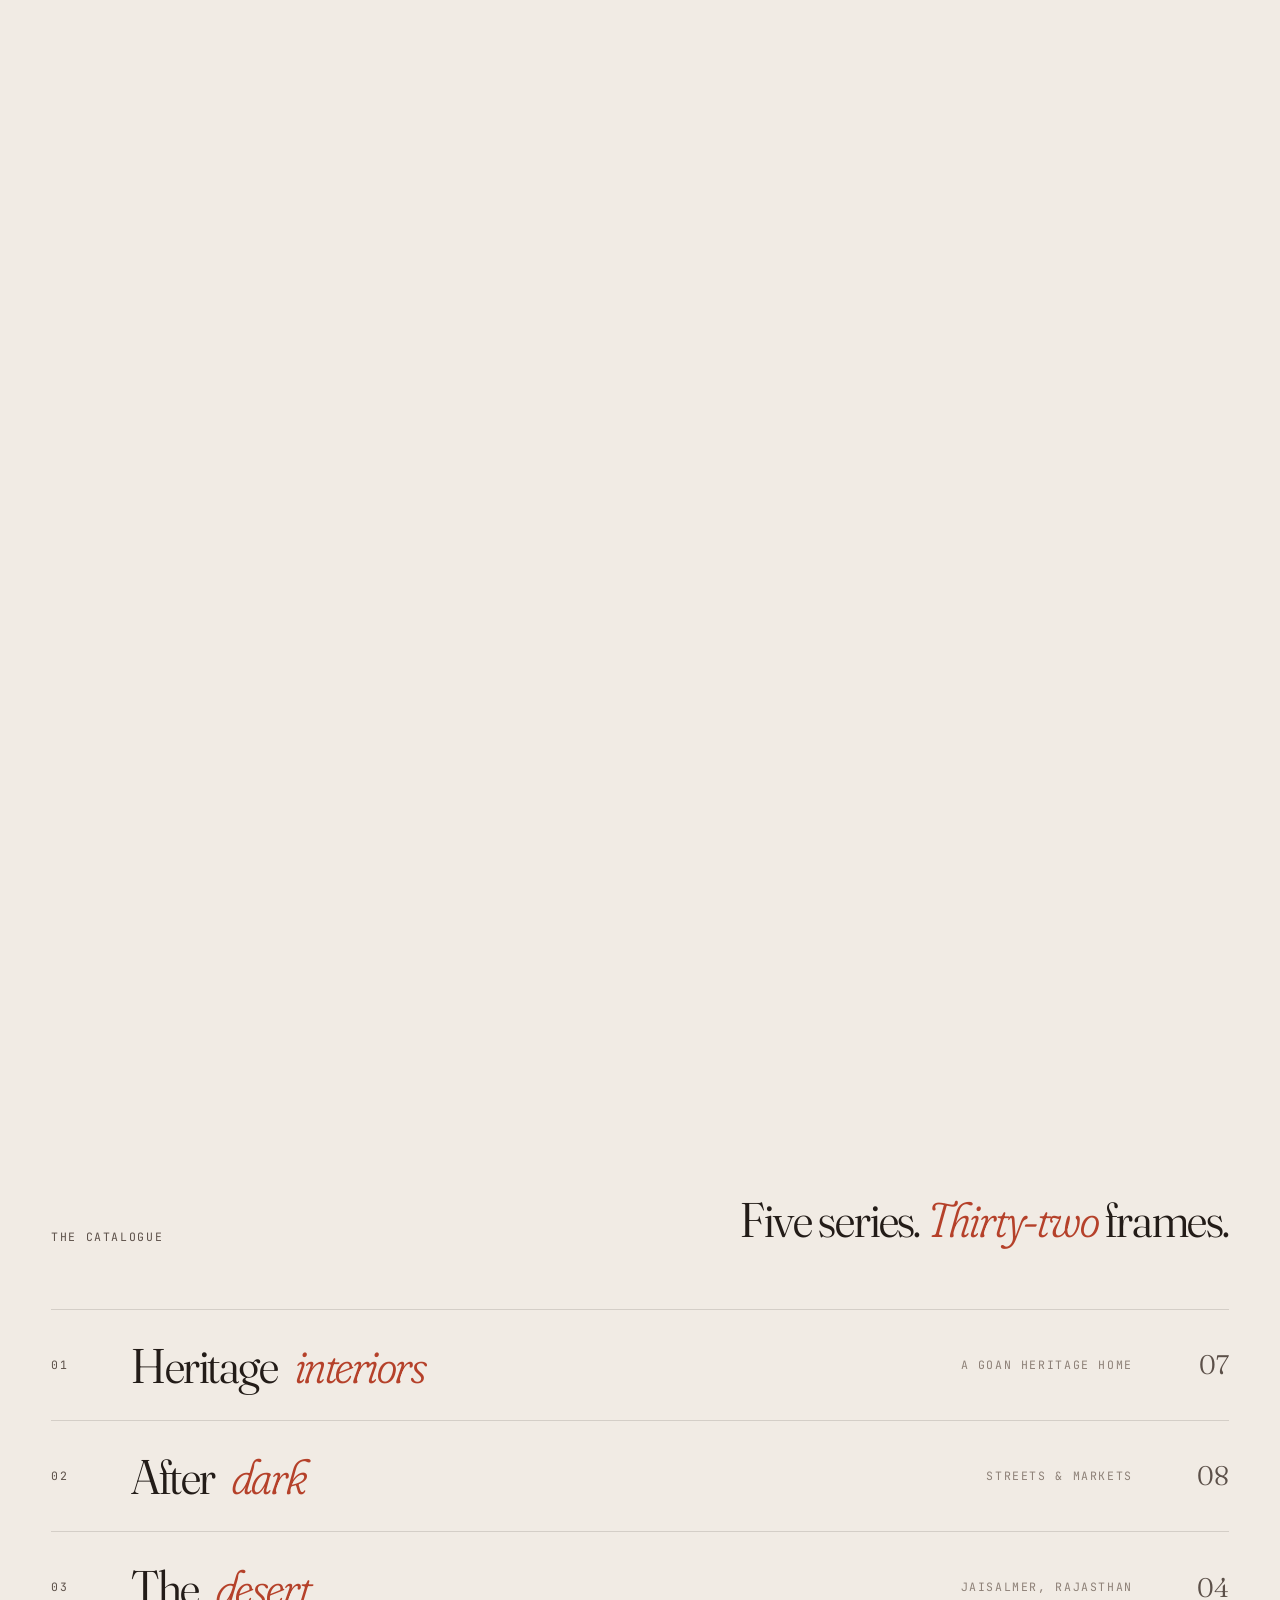
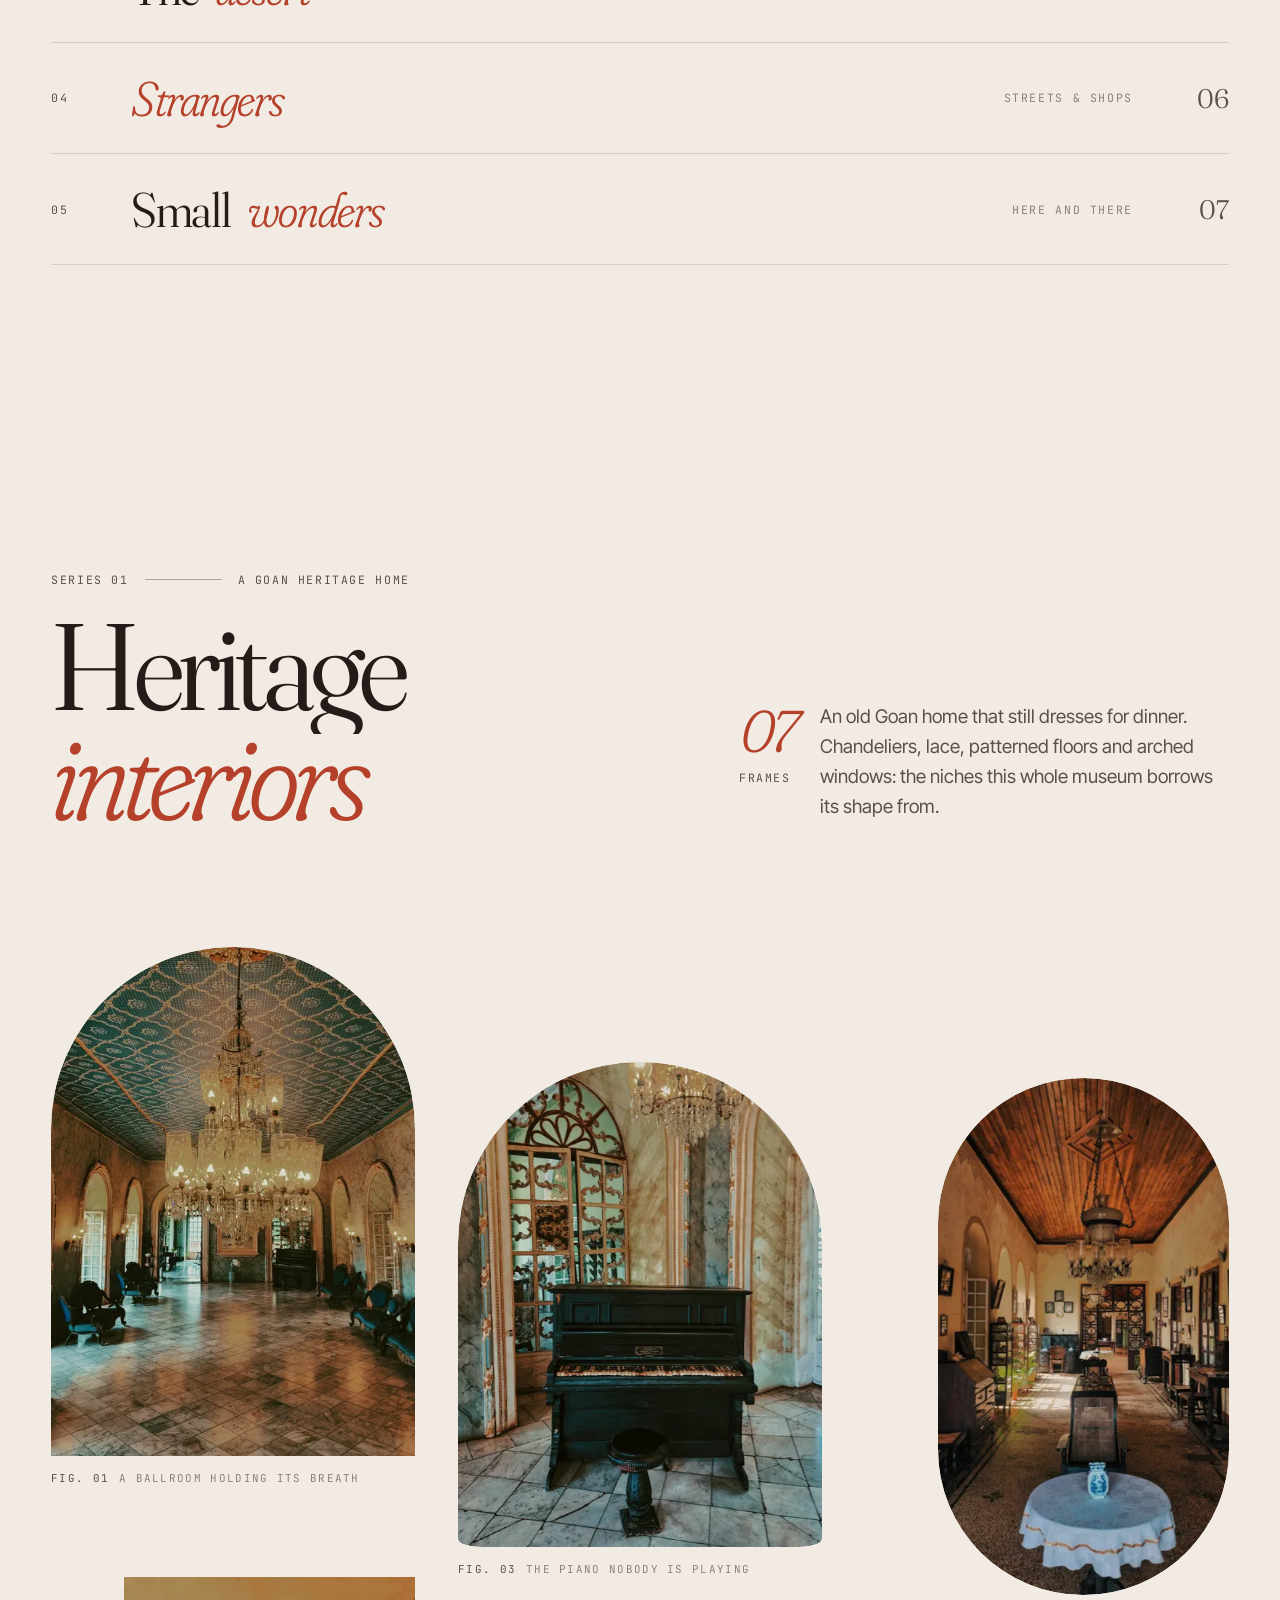
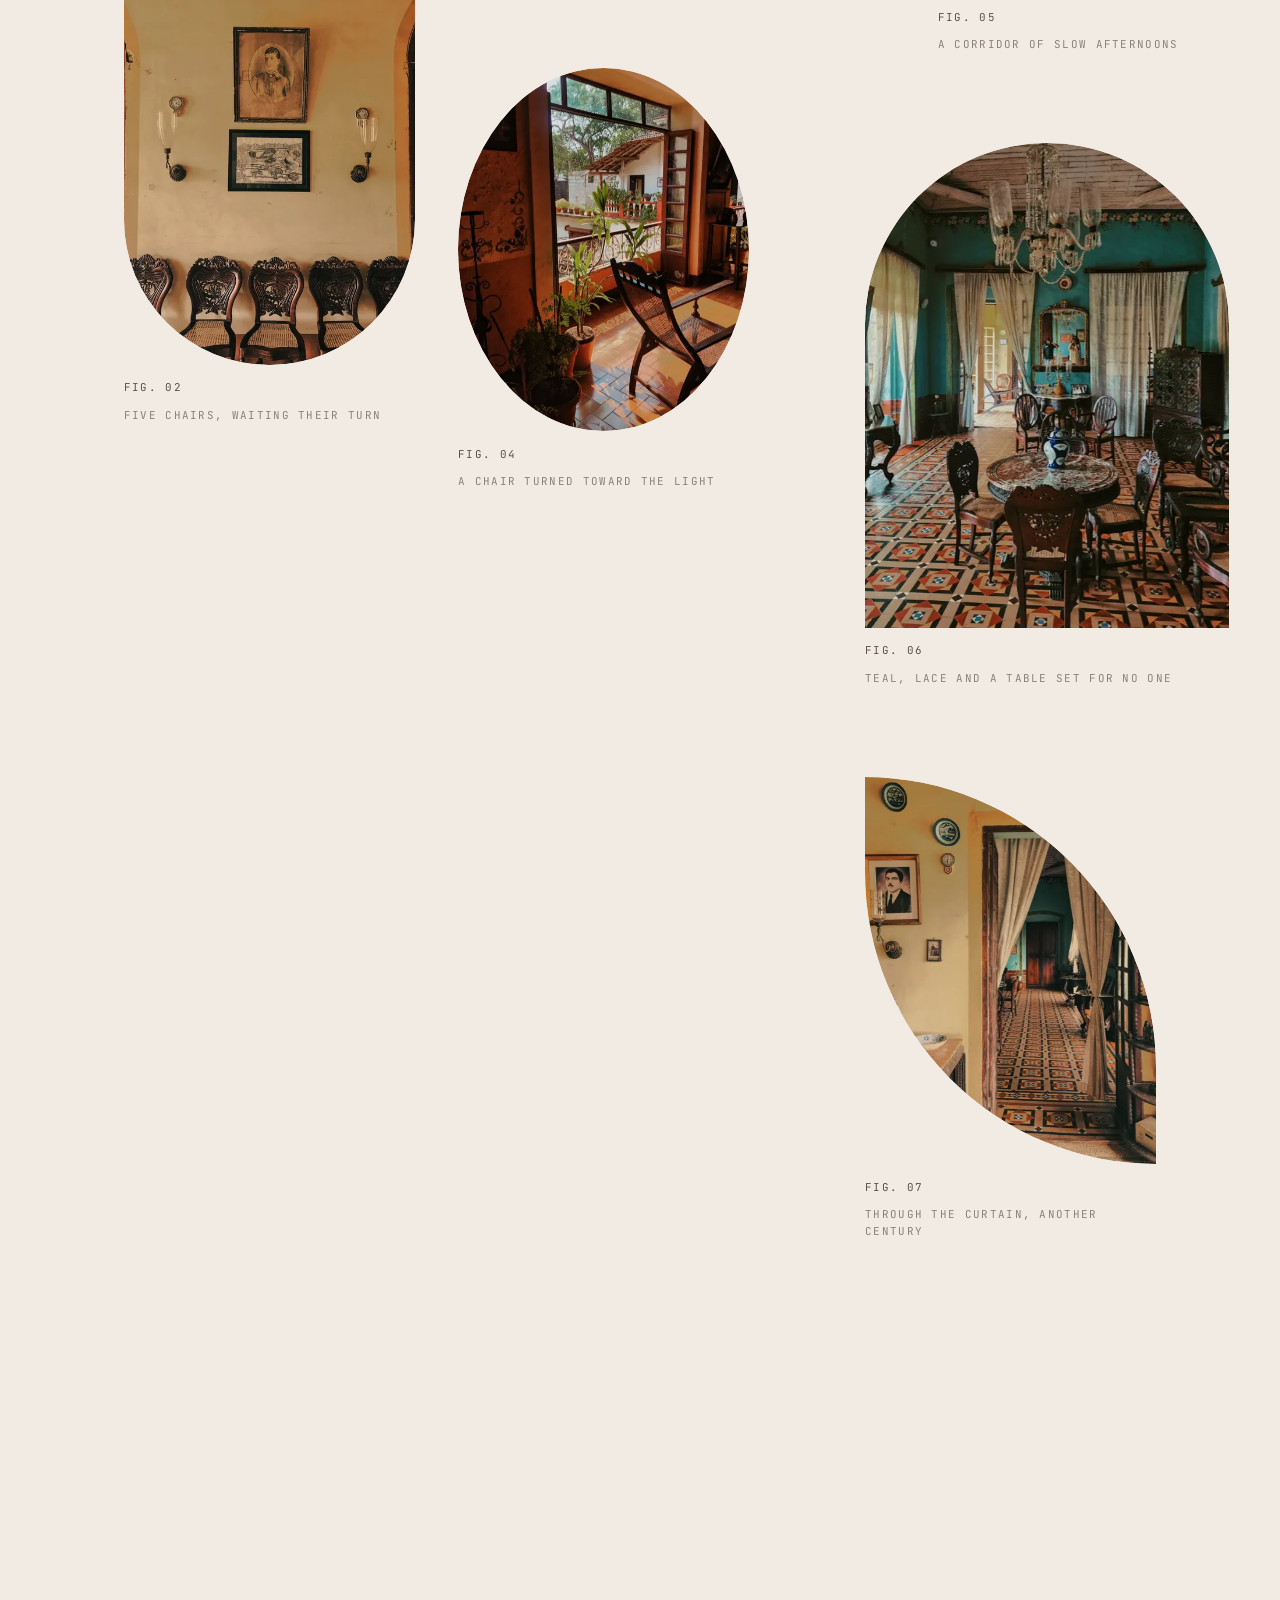
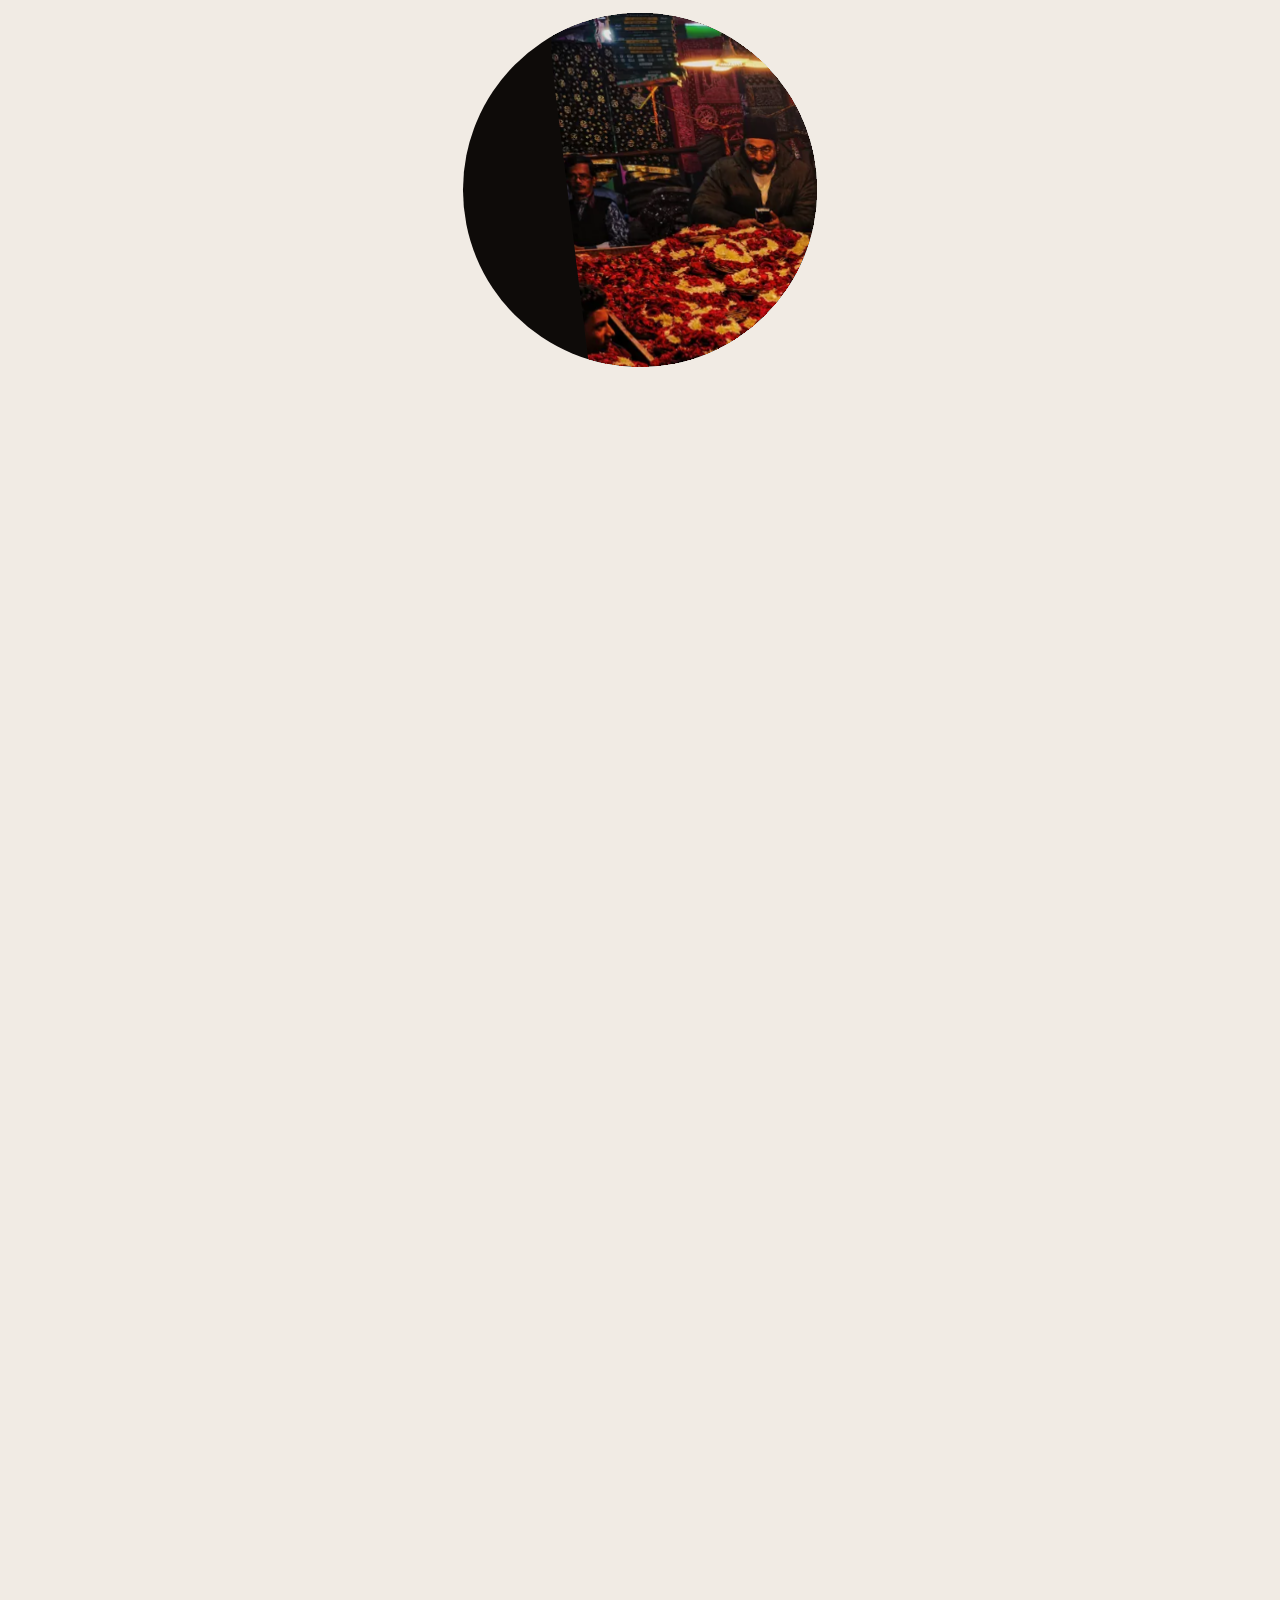
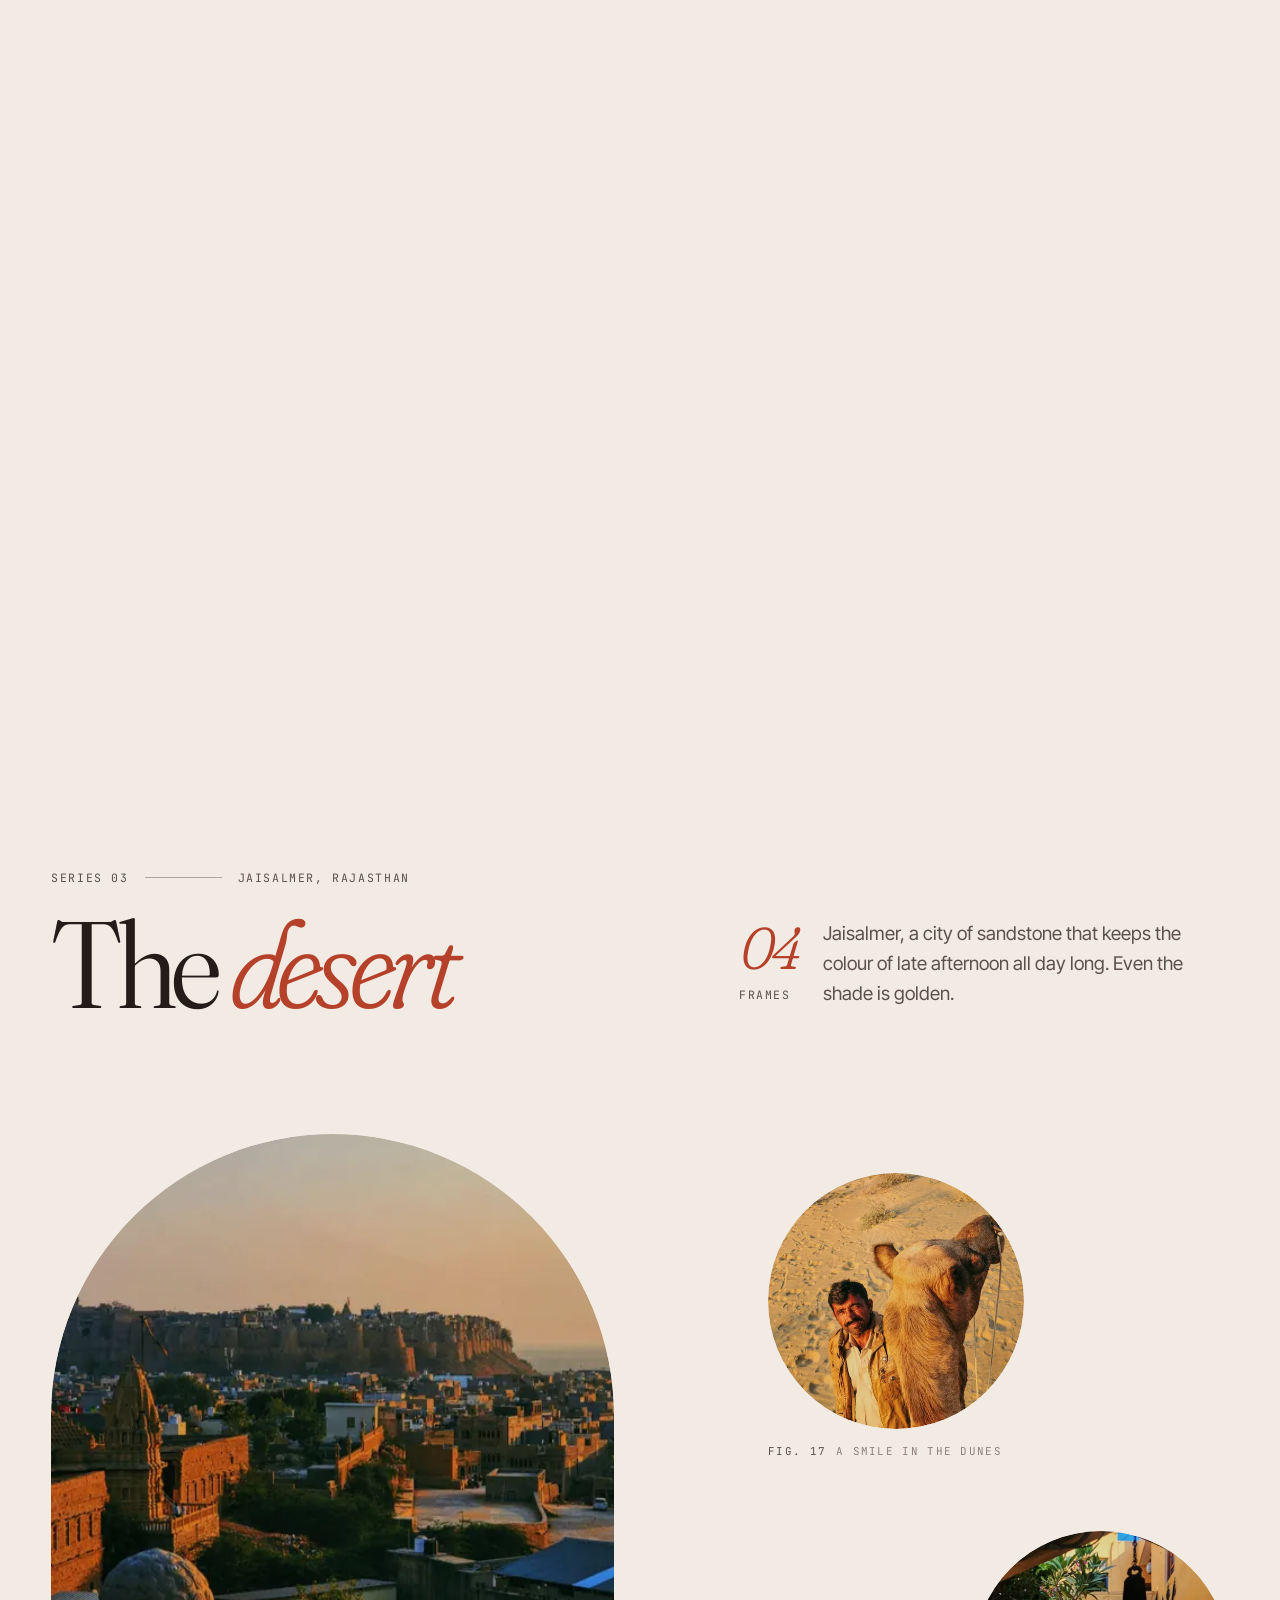
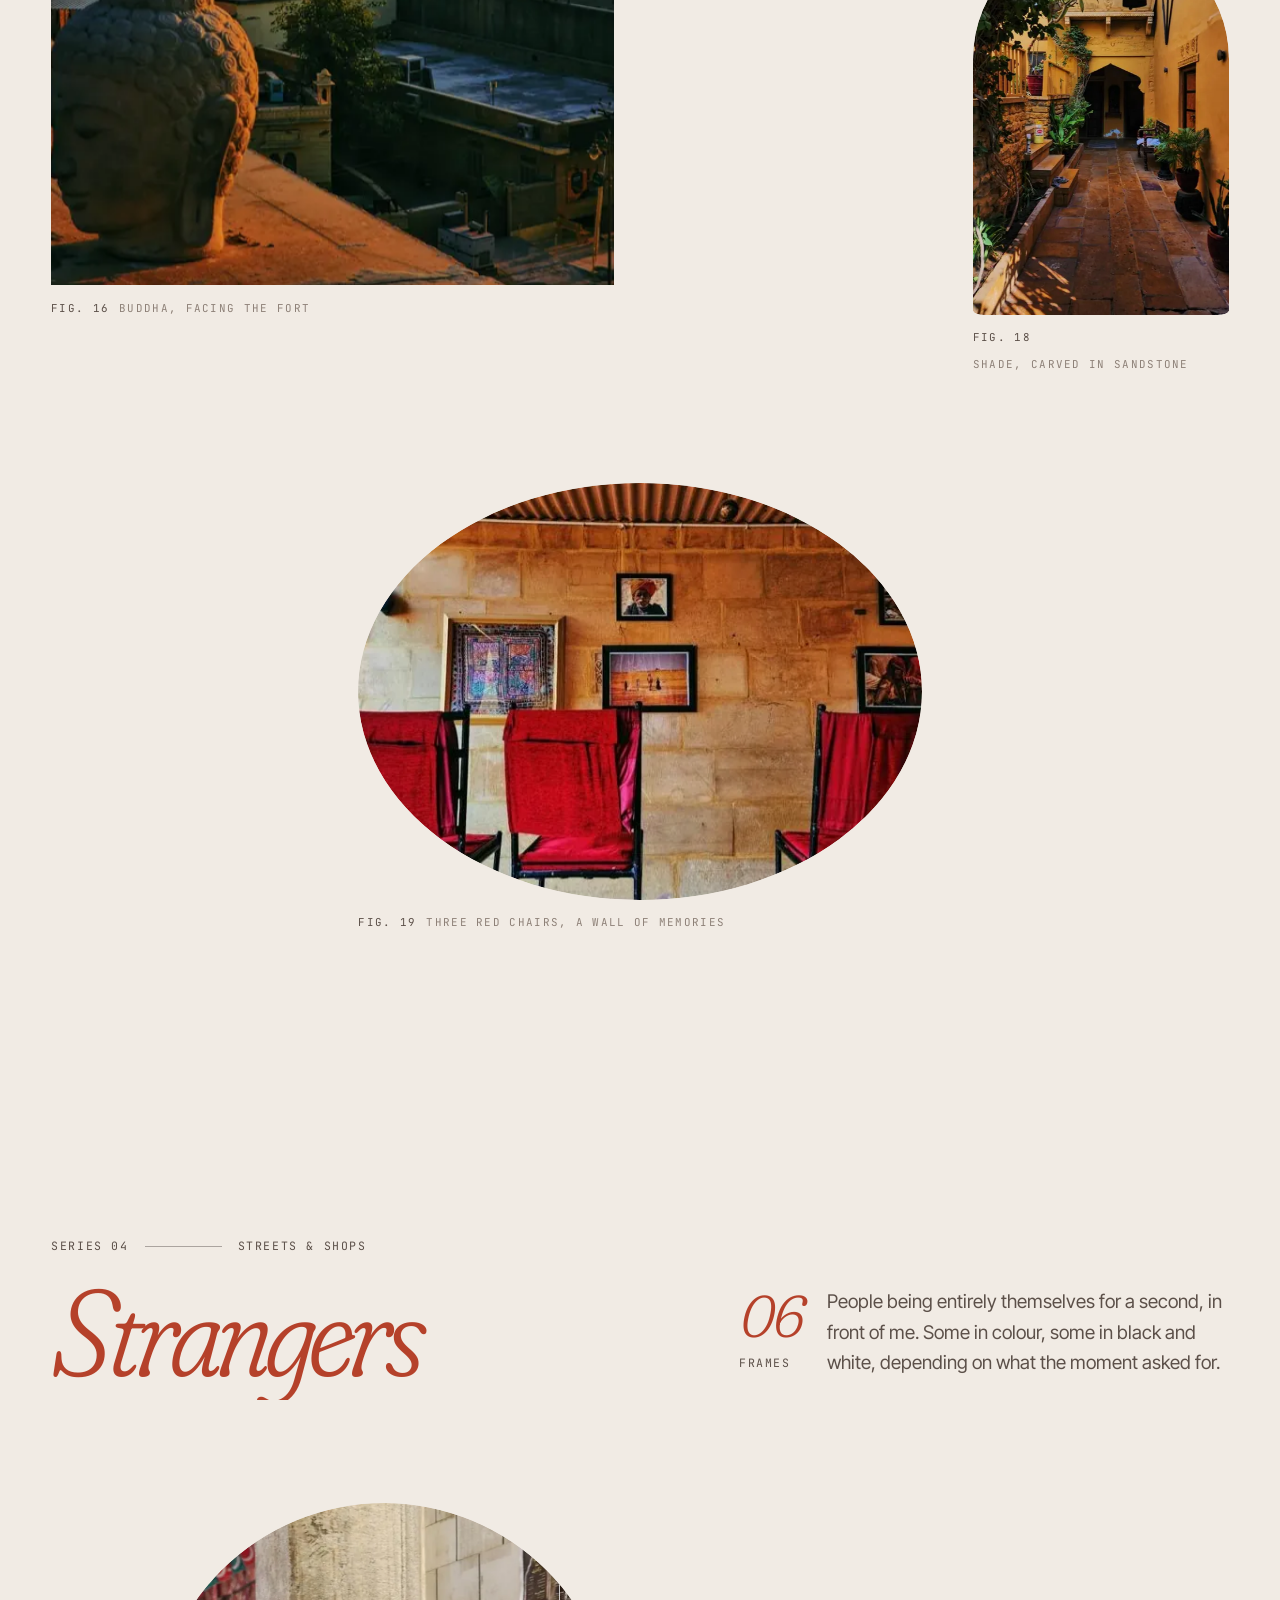
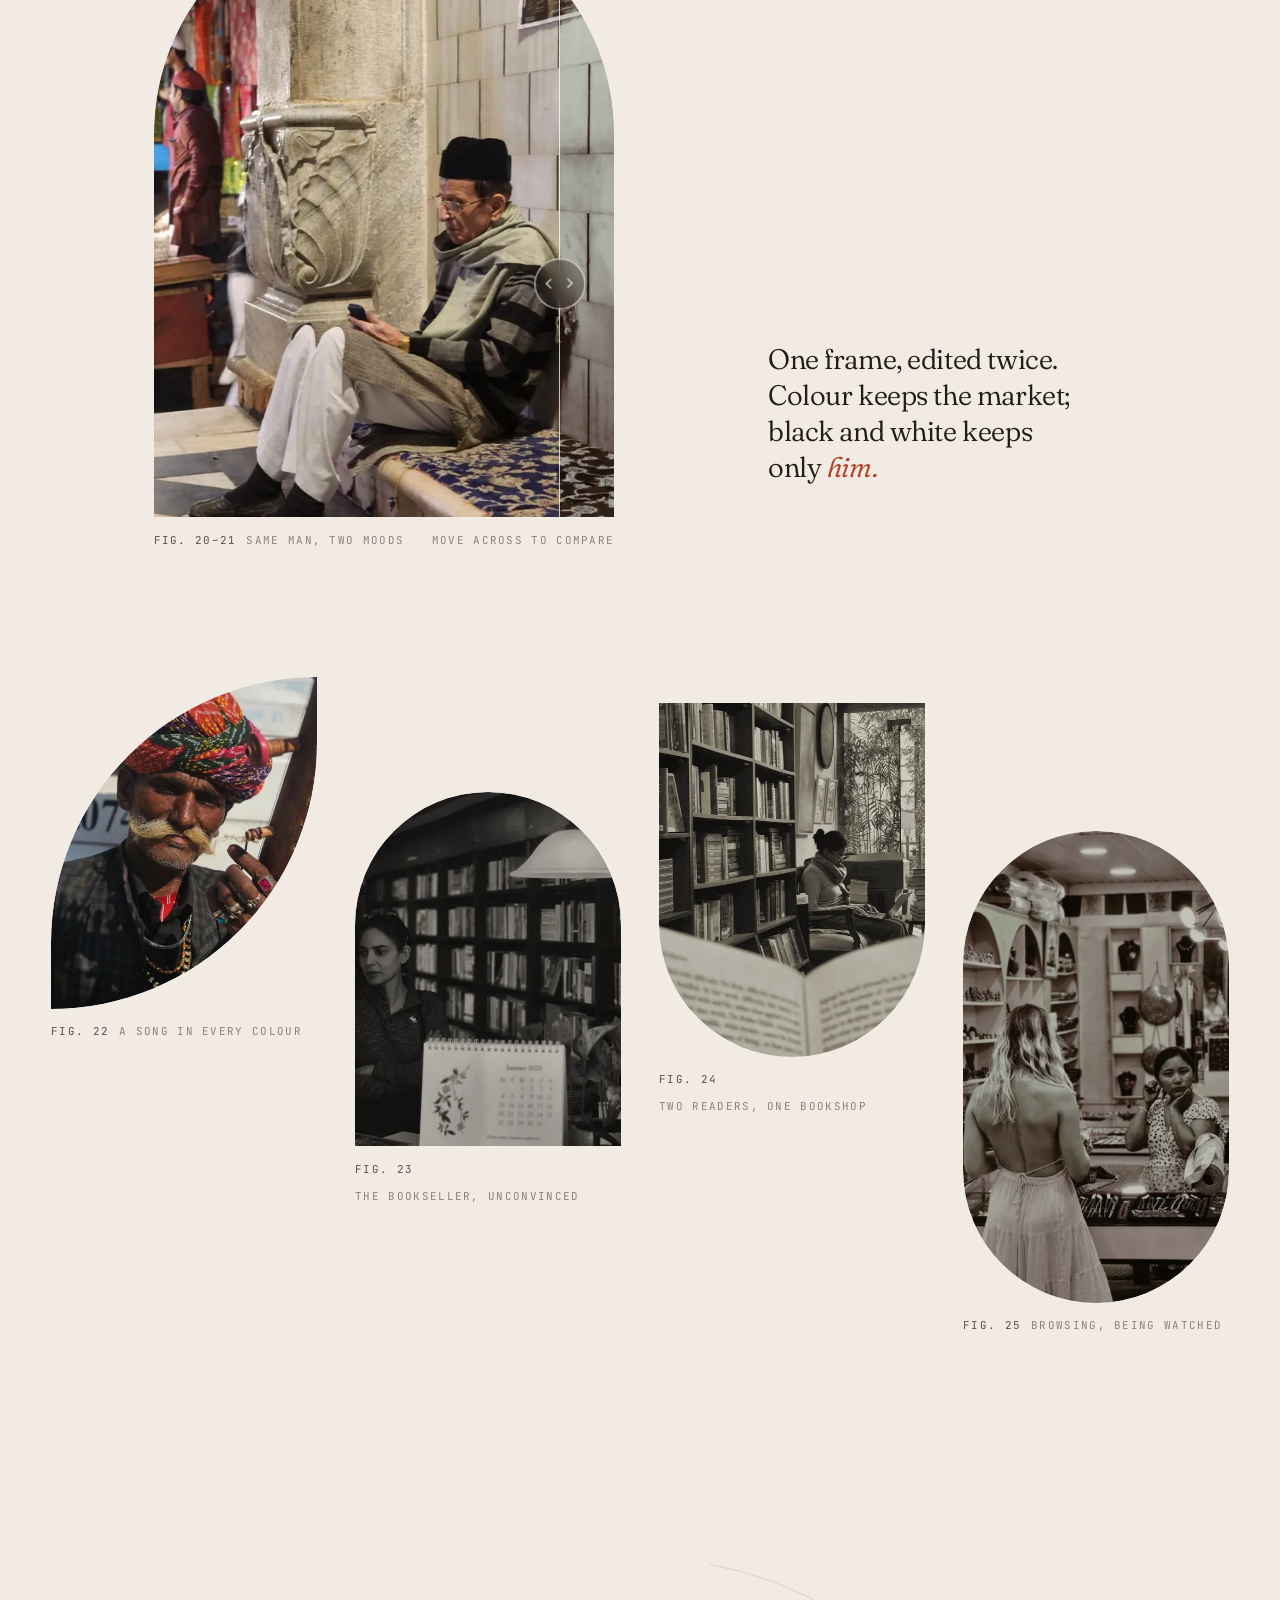
<file: lens.html>
<!doctype html>
<html lang="en" data-theme="light">
<head>
  <meta charset="utf-8">
  <meta name="viewport" content="width=device-width, initial-scale=1, viewport-fit=cover">
  <title>The Lens — Photography · Maria Catherine Kurian</title>
  <meta name="description" content="Mobile photography by Maria Catherine Kurian: heritage interiors, night markets, deserts and strangers.">
  <meta name="theme-color" content="#f1ebe4">
  <meta property="og:title" content="The Lens — Photography · Maria Catherine Kurian">
  <meta property="og:description" content="Mobile photography by Maria Catherine Kurian: heritage interiors, night markets, deserts and strangers.">
  <meta property="og:type" content="website">
  <meta property="og:image" content="assets/img/me-wind-1600.webp">
  <link rel="icon" href="assets/favicon.svg" type="image/svg+xml">
  <link rel="preconnect" href="https://fonts.googleapis.com">
  <link rel="preconnect" href="https://fonts.gstatic.com" crossorigin>
  <link rel="stylesheet" href="https://fonts.googleapis.com/css2?family=Fraunces:ital,opsz,wght,SOFT,WONK@0,9..144,300..700,0..100,0..1;1,9..144,300..700,0..100,0..1&family=Inter+Tight:wght@400;500;600&family=JetBrains+Mono:wght@400;500&display=swap">
  <script>
    (function(){var d=document.documentElement;d.classList.add('js');
    try{var t=localStorage.getItem('mk-theme');if(!t){t=matchMedia('(prefers-color-scheme: dark)').matches?'dark':'light'}d.setAttribute('data-theme',t)}catch(e){}
    var rm=matchMedia('(prefers-reduced-motion: reduce)').matches||/[?&]static/.test(location.search);
    try{if(!rm&&sessionStorage.getItem('mk-arrive'))d.classList.add('is-arriving');
    if(!rm&&d.hasAttribute('data-preload')&&!sessionStorage.getItem('mk-visited'))d.classList.add('is-arriving','is-preloading')}catch(e){}
    setTimeout(function(){if(!window.MK||!window.MK.booted){d.classList.add('no-anim');d.classList.remove('is-arriving','is-preloading')}},4000)})();
  </script>
  <link rel="stylesheet" href="assets/css/main.css">
  <link rel="stylesheet" href="assets/css/pages/lens.css">
</head>
<body data-page="lens" data-title="The Lens">
  <a class="skip" href="#main">Skip to content</a>
  <div class="grain" aria-hidden="true"></div>

  <div class="curtain" aria-hidden="true" data-curtain>
    <svg viewBox="0 0 100 100" preserveAspectRatio="none"><path d="M0 0 L0 100 L100 100 L100 0 Z"/></svg>
    <div class="curtain__inner"><p class="curtain__title">The Lens</p></div>
  </div>

  <header class="header" data-header>
    <a class="brand" href="index.html" aria-label="Maria Catherine Kurian, home" data-magnetic="0.2">
      <span class="brand__mark">
        <svg viewBox="0 0 48 48" aria-hidden="true"><circle class="brand__track" cx="24" cy="24" r="23"/><circle class="brand__progress" cx="24" cy="24" r="23" pathLength="1"/></svg>
        <span>mk</span>
      </span>
      <span class="brand__name">Maria Kurian<small>Multimedia storyteller</small></span>
    </a>
    <nav class="nav" aria-label="Primary">
      <a href="work.html"><sup>01</sup><span data-roll>Work</span></a>
      <a href="campus.html"><sup>02</sup><span data-roll>Campus</span></a>
      <a href="lens.html"><sup>03</sup><span data-roll>Lens</span></a>
      <a href="sound.html"><sup>04</sup><span data-roll>Sound</span></a>
    </nav>
    <div class="header__actions">
      <a class="hello" href="#contact"><span data-roll>Say hello</span></a>
      <button class="icon-btn theme-toggle" type="button" data-theme-toggle data-magnetic="0.4" aria-label="Switch theme">
        <svg viewBox="0 0 24 24" aria-hidden="true">
          <mask id="tt-mask"><rect x="-4" y="-4" width="32" height="32" fill="#fff"/><circle class="tt__cut" cx="30" cy="2" r="6.5" fill="#000"/></mask>
          <circle class="tt__core" cx="12" cy="12" r="5" fill="currentColor" mask="url(#tt-mask)"/>
          <g class="tt__rays" stroke="currentColor" stroke-width="1.6" stroke-linecap="round"><path d="M12 1.8v2M12 20.2v2M1.8 12h2M20.2 12h2M4.8 4.8l1.4 1.4M17.8 17.8l1.4 1.4M4.8 19.2l1.4-1.4M17.8 6.2l1.4-1.4"/></g>
        </svg>
      </button>
      <button class="icon-btn menu-btn" type="button" data-menu-toggle aria-expanded="false" aria-controls="menu" aria-label="Open menu"><span></span><span></span></button>
    </div>
  </header>

  <div class="menu" id="menu" data-menu aria-hidden="true">
    <nav class="menu__links" aria-label="Menu">
      <a href="index.html"><span class="menu__num">00</span><span class="menu__t">The Foyer</span></a>
      <a href="work.html"><span class="menu__num">01</span><span class="menu__t">The Ledger</span></a>
      <a href="campus.html"><span class="menu__num">02</span><span class="menu__t">Stage &amp; Page</span></a>
      <a href="lens.html"><span class="menu__num">03</span><span class="menu__t">The Lens</span></a>
      <a href="sound.html"><span class="menu__num">04</span><span class="menu__t">Sound &amp; Voice</span></a>
    </nav>
    <div class="menu__foot">
      <a class="ulink ulink--on" href="mailto:mariakurian27@gmail.com">mariakurian27@gmail.com</a>
      <span class="label">Kerala, India</span>
    </div>
  </div>

  <main id="main">
<!-- PAGE CONTENT START -->
<section class="lens-hero" aria-labelledby="lens-title">
  <div class="lens-hero__stage" aria-hidden="true">
    <div class="hf hf--1" data-depth="0.45"><div class="hf__m"><div class="media shape-arch" data-media="rise" data-intro="0.25"><img src="assets/img/goa-piano-800.webp" srcset="assets/img/goa-piano-800.webp 800w, assets/img/goa-piano-1600.webp 1600w" sizes="(max-width: 760px) 50vw, 26vw" width="600" height="800" alt="" fetchpriority="high"></div></div></div>
    <div class="hf hf--2" data-depth="0.8"><div class="hf__m"><div class="media shape-circle" data-media="rise" data-intro="0.4"><img src="assets/img/desert-buddha-800.webp" width="600" height="800" alt="" decoding="async"></div></div></div>
    <div class="hf hf--3" data-depth="1.1"><div class="hf__m"><div class="media shape-oval" data-media="rise" data-intro="0.5"><img src="assets/img/night-girl-red-800.webp" width="600" height="800" alt="" decoding="async"></div></div></div>
    <div class="hf hf--4" data-depth="0.65"><div class="hf__m"><div class="media shape-leaf" data-media="rise" data-intro="0.6"><img src="assets/img/people-musician-800.webp" width="600" height="800" alt="" decoding="async"></div></div></div>
    <div class="hf hf--5" data-depth="1.4"><div class="hf__m"><div class="media shape-capsule" data-media="rise" data-intro="0.7"><img src="assets/img/still-checker-auto-800.webp" width="450" height="800" alt="" decoding="async"></div></div></div>
  </div>
  <div class="lens-hero__copy wrap">
    <p class="room-tag" data-reveal="fade" data-intro="0.2"><span class="room-tag__n">03</span><span class="label">Room 03 — The Lens</span></p>
    <h1 id="lens-title" class="lens-hero__title display t-mega" data-split="words" data-intro="0.3">Things I <em>found</em> beautiful.</h1>
    <div class="lens-hero__foot">
      <p class="lens-hero__lede body" data-reveal="up" data-intro="0.9">Photography came to me late, and it gives me away more than anything else I make. These are the moments I kept: shot on a phone, edited by hand, hung here so I can look again.</p>
      <p class="lens-hero__spec label" data-reveal="fade" data-intro="1.1"><span><b class="num">32</b> photographs</span><span><b class="num">5</b> series</span><span><b class="num">1</b> phone</span></p>
    </div>
  </div>
  <a class="lens-hero__cue label" href="#lens-why" aria-label="Scroll to the introduction" data-reveal="fade" data-intro="1.3"><span class="lens-hero__cue-line" aria-hidden="true"></span>Scroll</a>
</section>


<section class="lens-why section" id="lens-why">
  <div class="wrap lens-why__grid">
    <p class="label label--dot lens-why__k">Wall text</p>
    <p class="lens-why__big display t-l" data-words>Everything I make begins with <em>raw desire.</em> Some days it is the urge to say something. Other days I just want to look at something lovely for a while.</p>
    <div class="lens-why__side">
      <p class="body" data-reveal="up">Photography arrived later than everything else, and oddly it is the one that leaves me most exposed. A camera has a way of revealing the person behind it, and how simple or complicated their wants really are.</p>
      <p class="body" data-reveal="up" data-delay="0.1">So my pictures don't reach for the abstract. They tell simple stories. They are beautiful things, or rather, things <strong>I</strong> found beautiful, kept so I can come back and indulge in them at leisure.</p>
    </div>
  </div>
</section>


<section class="dev" id="develop" aria-labelledby="dev-title">
  <div class="dev__pin wrap">
    <div class="dev__copy">
      <p class="label">The darkroom in my pocket</p>
      <h2 id="dev-title" class="dev__title display t-xl">Watch a frame <em>develop.</em></h2>
      <ol class="dev__steps">
        <li class="dev__step is-on"><span class="dev__n label">01</span><div><h3 class="dev__h">Click, knowing the limits</h3><p class="body">I shoot knowing exactly what a phone camera can and can't do.</p></div></li>
        <li class="dev__step"><span class="dev__n label">02</span><div><h3 class="dev__h">Exposure, contrast, saturation</h3><p class="body">The broad strokes first: how much light, how much depth, how loud the colour gets to be.</p></div></li>
        <li class="dev__step"><span class="dev__n label">03</span><div><h3 class="dev__h">Colour, one hue at a time</h3><p class="body">Then the hue and light of orange, red, yellow, green, blue and violet, each on its own, until the shade matches the one I saw. Or the one I imagined.</p></div></li>
      </ol>
    </div>
    <div class="dev__stage">
      <figure class="dev__frame">
        <div class="media shape-arch dev__media">
          <img class="dev__base" src="assets/img/goa-teal-dining-800.webp" srcset="assets/img/goa-teal-dining-800.webp 800w, assets/img/goa-teal-dining-1600.webp 1600w" sizes="(max-width: 760px) 60vw, 34vw" width="600" height="800" loading="lazy" decoding="async" alt="A teal-walled dining room with a carved wooden table and chairs, a chandelier, lace curtains and a red and black geometric tiled floor.">
          <img class="dev__l dev__l--0" src="assets/img/goa-teal-dining-800.webp" srcset="assets/img/goa-teal-dining-800.webp 800w, assets/img/goa-teal-dining-1600.webp 1600w" sizes="(max-width: 760px) 60vw, 34vw" width="600" height="800" loading="lazy" decoding="async" alt="" aria-hidden="true"><img class="dev__l dev__l--1" src="assets/img/goa-teal-dining-800.webp" srcset="assets/img/goa-teal-dining-800.webp 800w, assets/img/goa-teal-dining-1600.webp 1600w" sizes="(max-width: 760px) 60vw, 34vw" width="600" height="800" loading="lazy" decoding="async" alt="" aria-hidden="true"><img class="dev__l dev__l--2" src="assets/img/goa-teal-dining-800.webp" srcset="assets/img/goa-teal-dining-800.webp 800w, assets/img/goa-teal-dining-1600.webp 1600w" sizes="(max-width: 760px) 60vw, 34vw" width="600" height="800" loading="lazy" decoding="async" alt="" aria-hidden="true"><img class="dev__l dev__l--3" src="assets/img/goa-teal-dining-800.webp" srcset="assets/img/goa-teal-dining-800.webp 800w, assets/img/goa-teal-dining-1600.webp 1600w" sizes="(max-width: 760px) 60vw, 34vw" width="600" height="800" loading="lazy" decoding="async" alt="" aria-hidden="true">
        </div>
      </figure>
      <div class="dev__readout" aria-hidden="true">
        <div class="dev__row" data-k="exp"><span class="label">Exposure</span><span class="dev__bar"><i></i></span><span class="dev__v num">−0.80</span></div>
        <div class="dev__row" data-k="con"><span class="label">Contrast</span><span class="dev__bar"><i></i></span><span class="dev__v num">−35</span></div>
        <div class="dev__row" data-k="sat"><span class="label">Saturation</span><span class="dev__bar"><i></i></span><span class="dev__v num">−80</span></div>
        <div class="dev__row dev__row--hue"><span class="label dev__hue-name">Hue · —</span><ul class="dev__dots"><li class="dev__dot dev__dot--orange"><span class="sr-only">Orange</span></li><li class="dev__dot dev__dot--red"><span class="sr-only">Red</span></li><li class="dev__dot dev__dot--yellow"><span class="sr-only">Yellow</span></li><li class="dev__dot dev__dot--green"><span class="sr-only">Green</span></li><li class="dev__dot dev__dot--blue"><span class="sr-only">Blue</span></li><li class="dev__dot dev__dot--violet"><span class="sr-only">Violet</span></li></ul></div>
      </div>
      <p class="dev__note label">An illustration of my process, made from the finished photograph. Not the raw file; the values are for show.</p>
    </div>
  </div>
</section>


<section class="idx section" aria-labelledby="idx-title">
  <div class="wrap">
    <div class="idx__head">
      <p class="label">The catalogue</p>
      <h2 id="idx-title" class="display t-l" data-split="lines">Five series. <em>Thirty-two</em> frames.</h2>
    </div>
    <ol class="idx__list">
      <li><a class="idx__row" href="#ch-heritage" data-preview="assets/img/goa-ballroom-800.webp" data-cursor="Go">
        <span class="idx__n label">01</span><span class="idx__t display">Heritage <em>interiors</em></span><span class="idx__p label">A Goan heritage home</span><span class="idx__c num">07</span>
      </a></li>
      <li><a class="idx__row" href="#ch-dark" data-preview="assets/img/night-girl-red-800.webp" data-cursor="Go">
        <span class="idx__n label">02</span><span class="idx__t display">After <em>dark</em></span><span class="idx__p label">Streets &amp; markets</span><span class="idx__c num">08</span>
      </a></li>
      <li><a class="idx__row" href="#ch-desert" data-preview="assets/img/desert-buddha-800.webp" data-cursor="Go">
        <span class="idx__n label">03</span><span class="idx__t display">The <em>desert</em></span><span class="idx__p label">Jaisalmer, Rajasthan</span><span class="idx__c num">04</span>
      </a></li>
      <li><a class="idx__row" href="#ch-strangers" data-preview="assets/img/people-musician-800.webp" data-cursor="Go">
        <span class="idx__n label">04</span><span class="idx__t display"><em>Strangers</em></span><span class="idx__p label">Streets &amp; shops</span><span class="idx__c num">06</span>
      </a></li>
      <li><a class="idx__row" href="#ch-small" data-preview="assets/img/still-altoids-800.webp" data-cursor="Go">
        <span class="idx__n label">05</span><span class="idx__t display">Small <em>wonders</em></span><span class="idx__p label">Here and there</span><span class="idx__c num">07</span>
      </a></li>
    </ol>
  </div>
</section>


<section class="chap chap--heritage section" id="ch-heritage" aria-label="Heritage interiors">
  <div class="wrap">
    
      <header class="chap__head">
        <p class="chap__meta label"><span>Series 01</span><span class="chap__rule" aria-hidden="true"></span><span>A Goan heritage home</span></p>
        <h2 class="chap__title display t-xxl" data-split="words">Heritage <em>interiors</em></h2>
        <div class="chap__sub">
          <p class="chap__count"><span class="num">07</span><span class="label">frames</span></p>
          <p class="body" data-reveal="up">An old Goan home that still dresses for dinner. Chandeliers, lace, patterned floors and arched windows: the niches this whole museum borrows its shape from.</p>
        </div>
      </header>
    <div class="cols">
      <div class="cols__c" data-speed="0">
        <figure class="ph ph--xl" data-lightbox="lens" data-caption="A ballroom holding its breath" data-meta="Fig. 01 — Heritage interiors · A Goan heritage home" data-full="assets/img/goa-ballroom-1600.webp"><div class="media shape-arch" data-media="wipe"><img src="assets/img/goa-ballroom-800.webp" width="600" height="800" alt="A long ballroom under a teal, patterned ceiling, crystal chandeliers hanging down its length above a polished tiled floor lined with blue velvet chairs." loading="lazy" decoding="async" data-parallax="0.12"></div><figcaption><b>Fig. 01</b><span>A ballroom holding its breath</span></figcaption></figure>
        <figure class="ph ph--m ph--r" data-lightbox="lens" data-caption="Five chairs, waiting their turn" data-meta="Fig. 02 — Heritage interiors · A Goan heritage home" data-full="assets/img/goa-chairs-1600.webp"><div class="media shape-arch-down" data-media="wipe"><img src="assets/img/goa-chairs-800.webp" width="600" height="800" alt="Five carved, cane-seated chairs lined up beneath two old framed pictures and a pair of wall lamps on a pale yellow wall." loading="lazy" decoding="async" data-parallax="0.12"></div><figcaption><b>Fig. 02</b><span>Five chairs, waiting their turn</span></figcaption></figure>
      </div>
      <div class="cols__c" data-speed="-1">
        <figure class="ph ph--l" data-lightbox="lens" data-caption="The piano nobody is playing" data-meta="Fig. 03 — Heritage interiors · A Goan heritage home" data-full="assets/img/goa-piano-1600.webp"><div class="media shape-keyhole" data-media="wipe"><img src="assets/img/goa-piano-800.webp" width="600" height="800" alt="An upright black piano and its stool on a marble floor, framed by ornate arched windows with a chandelier overhead." loading="lazy" decoding="async" data-parallax="0.12"></div><figcaption><b>Fig. 03</b><span>The piano nobody is playing</span></figcaption></figure>
        <figure class="ph ph--m" data-lightbox="lens" data-caption="A chair turned toward the light" data-meta="Fig. 04 — Heritage interiors · A Goan heritage home" data-full="assets/img/goa-window-chair-1600.webp"><div class="media shape-oval" data-media="wipe"><img src="assets/img/goa-window-chair-800.webp" width="600" height="800" alt="A cane-backed planter&#x27;s chair in a warm, dim room beside an open window that looks out onto potted plants and a tiled roof." loading="lazy" decoding="async" data-parallax="0.12"></div><figcaption><b>Fig. 04</b><span>A chair turned toward the light</span></figcaption></figure>
      </div>
      <div class="cols__c" data-speed="0.6">
        <figure class="ph ph--m ph--r" data-lightbox="lens" data-caption="A corridor of slow afternoons" data-meta="Fig. 05 — Heritage interiors · A Goan heritage home" data-full="assets/img/goa-hall-1600.webp"><div class="media shape-capsule" data-media="wipe"><img src="assets/img/goa-hall-800.webp" width="600" height="800" alt="A long hall with a wooden ceiling and a hanging lantern, a round table in a lace-edged white cloth at its centre, cane chairs and arched shutters along the walls." loading="lazy" decoding="async" data-parallax="0.12"></div><figcaption><b>Fig. 05</b><span>A corridor of slow afternoons</span></figcaption></figure>
        <figure class="ph ph--l" data-lightbox="lens" data-caption="Teal, lace and a table set for no one" data-meta="Fig. 06 — Heritage interiors · A Goan heritage home" data-full="assets/img/goa-teal-dining-1600.webp"><div class="media shape-arch" data-media="wipe"><img src="assets/img/goa-teal-dining-800.webp" width="600" height="800" alt="A teal-walled dining room with a carved wooden table and chairs, a chandelier, lace curtains and a red and black geometric tiled floor." loading="lazy" decoding="async" data-parallax="0.12"></div><figcaption><b>Fig. 06</b><span>Teal, lace and a table set for no one</span></figcaption></figure>
        <figure class="ph ph--m" data-lightbox="lens" data-caption="Through the curtain, another century" data-meta="Fig. 07 — Heritage interiors · A Goan heritage home" data-full="assets/img/goa-doorway-1600.webp"><div class="media shape-leaf-r" data-media="wipe"><img src="assets/img/goa-doorway-800.webp" width="577" height="800" alt="A cream wall with a framed portrait, decorative plates and a ceramic jar, beside a doorway hung with sheer curtains that opens onto a patterned floor and a teal room beyond." loading="lazy" decoding="async" data-parallax="0.12"></div><figcaption><b>Fig. 07</b><span>Through the curtain, another century</span></figcaption></figure>
      </div>
    </div>
  </div>
</section>


<section class="stage" id="ch-dark" aria-label="After dark">
  <div class="stage__inner">
    <div class="reel">
      <ul class="reel__track">
        <li class="reel__head">
          <p class="chap__meta label"><span>Series 02</span><span class="chap__rule" aria-hidden="true"></span><span>Streets &amp; markets</span></p>
          <h2 class="chap__title display t-xxl">After <em>dark</em></h2>
          <p class="chap__count"><span class="num">08</span><span class="label">frames</span></p>
          <p class="body">Markets and streets once the bulbs come on. Night does half the editing for me: whatever the light doesn't touch simply disappears.</p>
          <p class="reel__hint label" aria-hidden="true"><span class="reel__hint-line"></span>Keep scrolling</p>
        </li>
        <li class="reel__item r--a"><figure class="ph " data-lightbox="lens" data-caption="Marigolds by bulb-light" data-meta="Fig. 08 — After dark · Streets &amp;amp; markets" data-full="assets/img/night-marigolds-1600.webp"><div class="media shape-arch"><img src="assets/img/night-marigolds-800.webp" width="600" height="800" alt="A night flower stall heaped with red and white marigold garlands under bare bulbs, vendors sitting behind the blooms." loading="lazy" decoding="async"></div><figcaption><b>Fig. 08</b><span>Marigolds by bulb-light</span></figcaption></figure></li><li class="reel__item r--b"><figure class="ph " data-lightbox="lens" data-caption="Red against blue" data-meta="Fig. 09 — After dark · Streets &amp;amp; markets" data-full="assets/img/night-girl-red-1600.webp"><div class="media shape-oval"><img src="assets/img/night-girl-red-800.webp" width="600" height="800" alt="A young woman in a red embroidered top leans against a blue wall beside a glowing market stall piled with snacks." loading="lazy" decoding="async"></div><figcaption><b>Fig. 09</b><span>Red against blue</span></figcaption></figure></li><li class="reel__item r--c"><figure class="ph " data-lightbox="lens" data-caption="The last light on the street" data-meta="Fig. 10 — After dark · Streets &amp;amp; markets" data-full="assets/img/night-stall-1600.webp"><div class="media shape-capsule"><img src="assets/img/night-stall-800.webp" width="416" height="800" alt="A lone stall glowing amber at the end of a dark, wet street, out-of-focus lights floating in the trees above." loading="lazy" decoding="async"></div><figcaption><b>Fig. 10</b><span>The last light on the street</span></figcaption></figure></li><li class="reel__item r--d"><figure class="ph " data-lightbox="lens" data-caption="Red lanterns, a quiet shift" data-meta="Fig. 11 — After dark · Streets &amp;amp; markets" data-full="assets/img/night-cook-1600.webp"><div class="media shape-circle"><img src="assets/img/night-cook-800.webp" width="600" height="800" alt="A cook in a red shirt bends over steel trays at a dim food counter hung with red lanterns." loading="lazy" decoding="async"></div><figcaption><b>Fig. 11</b><span>Red lanterns, a quiet shift</span></figcaption></figure></li><li class="reel__item r--e"><figure class="ph " data-lightbox="lens" data-caption="Neon on a very small shop" data-meta="Fig. 12 — After dark · Streets &amp;amp; markets" data-full="assets/img/night-neon-shop-1600.webp"><div class="media shape-arch-down"><img src="assets/img/night-neon-shop-800.webp" width="600" height="800" alt="A tiny jewellery shop washed in teal and red light, a woman browsing at the counter while another sits on the step." loading="lazy" decoding="async"></div><figcaption><b>Fig. 12</b><span>Neon on a very small shop</span></figcaption></figure></li><li class="reel__item r--f"><figure class="ph " data-lightbox="lens" data-caption="Connaught Place, after hours" data-meta="Fig. 13 — After dark · Connaught Place, New Delhi" data-full="assets/img/night-cp-1600.webp"><div class="media shape-oval"><img src="assets/img/night-cp-800.webp" width="800" height="600" alt="The white colonnaded buildings of Connaught Place at night, lit shop signs glowing above traffic on the road." loading="lazy" decoding="async"></div><figcaption><b>Fig. 13</b><span>Connaught Place, after hours</span></figcaption></figure></li><li class="reel__item r--g"><figure class="ph " data-lightbox="lens" data-caption="A fare meter reading the dark" data-meta="Fig. 14 — After dark · Streets &amp;amp; markets" data-full="assets/img/night-auto-1600.webp"><div class="media shape-keyhole"><img src="assets/img/night-auto-800.webp" width="600" height="800" alt="An auto-rickshaw driver in white sits in his cab in deep darkness, a red digital fare meter glowing beside him." loading="lazy" decoding="async"></div><figcaption><b>Fig. 14</b><span>A fare meter reading the dark</span></figcaption></figure></li><li class="reel__item r--h"><figure class="ph " data-lightbox="lens" data-caption="A shrine wearing fairy lights" data-meta="Fig. 15 — After dark · Streets &amp;amp; markets" data-full="assets/img/night-shrine-1600.webp"><div class="media shape-drop"><img src="assets/img/night-shrine-800.webp" width="600" height="800" alt="A roadside shrine with a crucifix beneath a curved canopy, framed by strings of fairy lights at night." loading="lazy" decoding="async"></div><figcaption><b>Fig. 15</b><span>A shrine wearing fairy lights</span></figcaption></figure></li>
        <li class="reel__end" aria-hidden="true"><span class="display t-l">…and then, <em>morning.</em></span></li>
      </ul>
    </div>
    <div class="reel__progress" aria-hidden="true"><span class="label reel__count num">01 / 08</span><span class="reel__bar"><i></i></span></div>
  </div>
</section>


<section class="chap chap--desert section" id="ch-desert" aria-label="The desert">
  <div class="wrap">
    
      <header class="chap__head">
        <p class="chap__meta label"><span>Series 03</span><span class="chap__rule" aria-hidden="true"></span><span>Jaisalmer, Rajasthan</span></p>
        <h2 class="chap__title display t-xxl" data-split="words">The <em>desert</em></h2>
        <div class="chap__sub">
          <p class="chap__count"><span class="num">04</span><span class="label">frames</span></p>
          <p class="body" data-reveal="up">Jaisalmer, a city of sandstone that keeps the colour of late afternoon all day long. Even the shade is golden.</p>
        </div>
      </header>
    <div class="desert">
      <figure class="ph desert__a" data-lightbox="lens" data-caption="Buddha, facing the fort" data-meta="Fig. 16 — The desert · Jaisalmer, Rajasthan" data-full="assets/img/desert-buddha-1600.webp"><div class="media shape-arch" data-media="wipe"><img src="assets/img/desert-buddha-800.webp" width="600" height="800" alt="A stone Buddha head on a rooftop at golden hour, the town and Jaisalmer fort spread along the horizon behind it." loading="lazy" decoding="async" data-parallax="0.15"></div><figcaption><b>Fig. 16</b><span>Buddha, facing the fort</span></figcaption></figure>
      <figure class="ph desert__b" data-lightbox="lens" data-caption="A smile in the dunes" data-meta="Fig. 17 — The desert · Jaisalmer, Rajasthan" data-full="assets/img/desert-camel-1600.webp"><div class="media shape-circle" data-media="bloom"><img src="assets/img/desert-camel-800.webp" width="600" height="800" alt="A camel handler smiles beside his camel&#x27;s long neck on golden sand dunes dotted with shrubs, people strolling in the distance." loading="lazy" decoding="async" data-parallax="0.12"></div><figcaption><b>Fig. 17</b><span>A smile in the dunes</span></figcaption></figure>
      <figure class="ph desert__c" data-lightbox="lens" data-caption="Shade, carved in sandstone" data-meta="Fig. 18 — The desert · Jaisalmer, Rajasthan" data-full="assets/img/desert-courtyard-1600.webp"><div class="media shape-keyhole" data-media="wipe"><img src="assets/img/desert-courtyard-800.webp" width="600" height="800" alt="A narrow golden sandstone courtyard under a carved arch, a bell hanging overhead and potted plants along the walls, shadows striping the floor." loading="lazy" decoding="async" data-parallax="0.12"></div><figcaption><b>Fig. 18</b><span>Shade, carved in sandstone</span></figcaption></figure>
      <figure class="ph desert__d" data-lightbox="lens" data-caption="Three red chairs, a wall of memories" data-meta="Fig. 19 — The desert · Jaisalmer, Rajasthan"><div class="media shape-oval" data-media="wipe"><img src="assets/img/desert-red-chairs-800.webp" width="720" height="533" alt="Three red chairs against a sandstone wall hung with small framed photographs, under a slatted roof." loading="lazy" decoding="async" data-parallax="0.1"></div><figcaption><b>Fig. 19</b><span>Three red chairs, a wall of memories</span></figcaption></figure>
    </div>
  </div>
</section>


<section class="chap chap--strangers section" id="ch-strangers" aria-label="Strangers">
  <div class="wrap">
    
      <header class="chap__head">
        <p class="chap__meta label"><span>Series 04</span><span class="chap__rule" aria-hidden="true"></span><span>Streets &amp; shops</span></p>
        <h2 class="chap__title display t-xxl" data-split="words"><em>Strangers</em></h2>
        <div class="chap__sub">
          <p class="chap__count"><span class="num">06</span><span class="label">frames</span></p>
          <p class="body" data-reveal="up">People being entirely themselves for a second, in front of me. Some in colour, some in black and white, depending on what the moment asked for.</p>
        </div>
      </header>
    <div class="strangers">
      <div class="strangers__lead">
        
      <figure class="ph cmp" data-lightbox="lens" data-caption="Same man, two moods" data-meta="Fig. 20–21 — Strangers · Colour and monochrome" data-full="assets/img/people-pillar-1600.webp" data-cursor="View">
        <div class="media shape-arch cmp__media" data-media="wipe">
          <img class="cmp__a" src="assets/img/people-pillar-800.webp" width="600" height="800" alt="An elderly man in a cap and striped sweater sits against a carved stone pillar, reading his phone. In colour." loading="lazy" decoding="async">
          <img class="cmp__b" src="assets/img/people-pillar-bw-800.webp" width="600" height="800" alt="The same photograph in black and white." loading="lazy" decoding="async">
          <span class="cmp__handle" aria-hidden="true"><span class="cmp__knob"></span></span>
        </div>
        <figcaption><b>Fig. 20–21</b><span>Same man, two moods</span><span class="cmp__hint">Move across to compare</span></figcaption>
      </figure>
        <p class="strangers__note lead" data-reveal="up">One frame, edited twice. Colour keeps the market; black and white keeps only <em>him.</em></p>
      </div>
      <div class="strangers__row">
        <figure class="ph st--a" data-lightbox="lens" data-caption="A song in every colour" data-meta="Fig. 22 — Strangers · Streets &amp;amp; shops" data-full="assets/img/people-musician-1600.webp"><div class="media shape-leaf" data-media="wipe"><img src="assets/img/people-musician-800.webp" width="600" height="800" alt="A musician with a grey moustache and a bright, multicoloured turban plays a bowed string instrument, rings on his fingers." loading="lazy" decoding="async" data-parallax="0.12"></div><figcaption><b>Fig. 22</b><span>A song in every colour</span></figcaption></figure>
        <figure class="ph st--b" data-lightbox="lens" data-caption="The bookseller, unconvinced" data-meta="Fig. 23 — Strangers · Streets &amp;amp; shops" data-full="assets/img/people-bookshop-1600.webp"><div class="media shape-arch" data-media="wipe"><img src="assets/img/people-bookshop-800.webp" width="597" height="800" alt="In black and white, a woman with sunglasses pushed up on her head sits with folded arms behind a desk calendar in a bookshop." loading="lazy" decoding="async" data-parallax="0.12"></div><figcaption><b>Fig. 23</b><span>The bookseller, unconvinced</span></figcaption></figure>
        <figure class="ph st--c" data-lightbox="lens" data-caption="Two readers, one bookshop" data-meta="Fig. 24 — Strangers · Streets &amp;amp; shops" data-full="assets/img/people-reader-1600.webp"><div class="media shape-arch-down" data-media="wipe"><img src="assets/img/people-reader-800.webp" width="600" height="800" alt="In black and white, seen over the edge of an open book, a woman reads in a sunlit corner of a bookshop lined with shelves." loading="lazy" decoding="async" data-parallax="0.12"></div><figcaption><b>Fig. 24</b><span>Two readers, one bookshop</span></figcaption></figure>
        <figure class="ph st--d" data-lightbox="lens" data-caption="Browsing, being watched" data-meta="Fig. 25 — Strangers · Streets &amp;amp; shops" data-full="assets/img/people-shop-bw-1600.webp"><div class="media shape-capsule" data-media="wipe"><img src="assets/img/people-shop-bw-800.webp" width="507" height="800" alt="In black and white, a woman in a backless sundress browses a jewellery shop while the shopkeeper watches, chin in hand." loading="lazy" decoding="async" data-parallax="0.12"></div><figcaption><b>Fig. 25</b><span>Browsing, being watched</span></figcaption></figure>
      </div>
    </div>
  </div>
</section>


<section class="maier" aria-label="On remembering">
  <div class="maier__iris" aria-hidden="true">
    <svg viewBox="0 0 200 200"><circle class="maier__ring" cx="100" cy="100" r="96" data-draw="scrub"/><g class="maier__blades">
      <path d="M100 4 L150 60"/><path d="M183 52 L165 125"/><path d="M183 148 L115 178"/><path d="M100 196 L50 140"/><path d="M17 148 L35 75"/><path d="M17 52 L85 22"/>
    </g></svg>
  </div>
  <div class="wrap maier__inner">
    <p class="label">On remembering</p>
    <blockquote class="maier__q display" data-split="words">Like Vivian Maier, if I see a moment that's worth remembering, I make sure it is <em>remembered.</em></blockquote>
    <p class="quote__by label">Maria Catherine Kurian</p>
  </div>
</section>


<section class="chap chap--small section" id="ch-small" aria-label="Small wonders">
  <div class="wrap">
    
      <header class="chap__head">
        <p class="chap__meta label"><span>Series 05</span><span class="chap__rule" aria-hidden="true"></span><span>Here and there</span></p>
        <h2 class="chap__title display t-xxl" data-split="words">Small <em>wonders</em></h2>
        <div class="chap__sub">
          <p class="chap__count"><span class="num">07</span><span class="label">frames</span></p>
          <p class="body" data-reveal="up">A tin of mints, a lamp, a road of palms, a street in Bangkok at dusk. Nothing grand. Just things I wanted to keep looking at.</p>
        </div>
      </header>
    <div class="sky">
      <figure class="ph sky--a" data-lightbox="lens" data-caption="Fire, drawn on the dark" data-meta="Fig. 26 — Small wonders · Here and there" data-full="assets/img/still-fire-1600.webp"><div class="media shape-circle" data-media="bloom"><img src="assets/img/still-fire-800.webp" width="800" height="654" alt="A swirl of flame spun against total darkness, the performer barely visible behind it." loading="lazy" decoding="async"></div><figcaption><b>Fig. 26</b><span>Fire, drawn on the dark</span></figcaption></figure>
      <figure class="ph sky--b" data-lightbox="lens" data-caption="An auto on a chessboard" data-meta="Fig. 27 — Small wonders · Here and there" data-full="assets/img/still-checker-auto-1600.webp"><div class="media shape-capsule" data-media="wipe"><img src="assets/img/still-checker-auto-800.webp" width="450" height="800" alt="A yellow auto-rickshaw parked on a giant black-and-white checkerboard floor beneath a checkered arch and a clear blue sky." loading="lazy" decoding="async"></div><figcaption><b>Fig. 27</b><span>An auto on a chessboard</span></figcaption></figure>
      <figure class="ph sky--c" data-lightbox="lens" data-caption="Palms leaning in to listen" data-meta="Fig. 28 — Small wonders · Here and there" data-full="assets/img/still-palms-1600.webp"><div class="media shape-arch" data-media="wipe"><img src="assets/img/still-palms-800.webp" width="600" height="800" alt="Tall coconut palms lean over a narrow road under a bright blue sky." loading="lazy" decoding="async"></div><figcaption><b>Fig. 28</b><span>Palms leaning in to listen</span></figcaption></figure>
      <figure class="ph sky--d" data-lightbox="lens" data-caption="Curiously strong still life" data-meta="Fig. 29 — Small wonders · Here and there" data-full="assets/img/still-altoids-1600.webp"><div class="media shape-oval" data-media="wipe"><img src="assets/img/still-altoids-800.webp" width="461" height="800" alt="A tin of Altoids peppermints on a dark table among dried rose petals, the base of a glass and a small propeller." loading="lazy" decoding="async"></div><figcaption><b>Fig. 29</b><span>Curiously strong still life</span></figcaption></figure>
      <figure class="ph sky--e" data-lightbox="lens" data-caption="Lanterns through the leaves" data-meta="Fig. 30 — Small wonders · Here and there" data-full="assets/img/still-cafe-plants-1600.webp"><div class="media shape-drop" data-media="wipe"><img src="assets/img/still-cafe-plants-800.webp" width="600" height="800" alt="Glowing lanterns hang from a wooden roof in a café, seen through bright green leaves." loading="lazy" decoding="async"></div><figcaption><b>Fig. 30</b><span>Lanterns through the leaves</span></figcaption></figure>
      <figure class="ph sky--f" data-lightbox="lens" data-caption="A lamp, a frame, a quiet wall" data-meta="Fig. 31 — Small wonders · Here and there" data-full="assets/img/still-lamp-bw-1600.webp"><div class="media shape-keyhole" data-media="wipe"><img src="assets/img/still-lamp-bw-800.webp" width="544" height="800" alt="In black and white, a glass pendant lamp in a wrought-iron frame hangs above a framed photograph of an old building." loading="lazy" decoding="async"></div><figcaption><b>Fig. 31</b><span>A lamp, a frame, a quiet wall</span></figcaption></figure>
      <figure class="ph sky--g" data-lightbox="lens" data-caption="Bangkok, neon coming on" data-meta="Fig. 32 — Small wonders · Bangkok" data-full="assets/img/still-bangkok-1600.webp"><div class="media shape-capsule" data-media="wipe"><img src="assets/img/still-bangkok-800.webp" width="450" height="800" alt="A street in Bangkok at dusk, traffic heading toward glowing red neon signs under a deep blue sky." loading="lazy" decoding="async"></div><figcaption><b>Fig. 32</b><span>Bangkok, neon coming on</span></figcaption></figure>
    </div>
  </div>
</section>


<section class="outro" aria-label="Closing">
  <div class="outro__mq" data-marquee="1" data-speed="0.8" data-skew aria-hidden="true">
    <div class="marquee__track"><span class="outro__w display">Things I found <em>beautiful</em></span><span class="outro__sep" aria-hidden="true"></span><span class="outro__w display outline">Shot on a phone</span><span class="outro__sep" aria-hidden="true"></span></div>
  </div>
  <div class="wrap outro__foot">
    <p class="lead" data-reveal="up">Thirty-two moments, one phone, every edit by hand. If something here stopped you for a second, that's the whole point.</p>
    <a class="arrow-link label" href="#ch-heritage">Back to the first series <svg viewBox="0 0 24 24" fill="none" stroke="currentColor" stroke-width="1.4" aria-hidden="true"><path d="M5 19L19 5M8 5h11v11"/></svg></a>
  </div>
</section>

<!-- PAGE CONTENT END -->
  </main>

  <footer class="footer" id="contact">
    <a class="next-room" href="sound.html" data-preview="assets/img/goa-piano-800.webp" data-cursor="Enter">
      <span class="label">Next room — 04</span>
      <span class="next-room__title">Sound &amp; Voice</span>
      <span class="next-room__sub label">Music · Production · Podcast</span>
    </a>
    <div class="contact wrap">
      <p class="label label--dot">Open to new stories &amp; collaborations</p>
      <h2 class="contact__title display" data-split="lines">Have a story that needs <em>telling?</em></h2>
      <a class="contact__email" href="mailto:mariakurian27@gmail.com" data-cursor="Write">mariakurian27@gmail.com</a>
      <div class="contact__actions">
        <a class="btn-circle btn-circle--solid" href="mailto:mariakurian27@gmail.com" data-magnetic="0.3"><span>Write to me<br><svg viewBox="0 0 24 24" fill="none" stroke="currentColor" stroke-width="1.4" class="arrow" aria-hidden="true"><path d="M5 19L19 5M8 5h11v11"/></svg></span></a>
        <button class="btn-circle" type="button" data-copy="mariakurian27@gmail.com" data-magnetic="0.3"><span>Copy<br>email</span></button>
      </div>
    </div>
    <div class="footer__bottom wrap">
      <span class="label">© <span data-year>2026</span> Maria Catherine Kurian</span>
      <span class="label">Kerala, India · <time data-clock>--:--</time> IST</span>
      <span class="label">A museum of the mediated life</span>
      <button class="label ulink" type="button" data-top>Back to top ↑</button>
    </div>
  </footer>

  <script src="assets/vendor/gsap.min.js" defer></script>
  <script src="assets/vendor/ScrollTrigger.min.js" defer></script>
  <script src="assets/vendor/SplitText.min.js" defer></script>
  <script src="assets/vendor/Flip.min.js" defer></script>
  <script src="assets/vendor/lenis.min.js" defer></script>
  <script src="assets/js/main.js" defer></script>
  <script src="assets/js/pages/lens.js" defer></script>
</body>
</html>
</file>
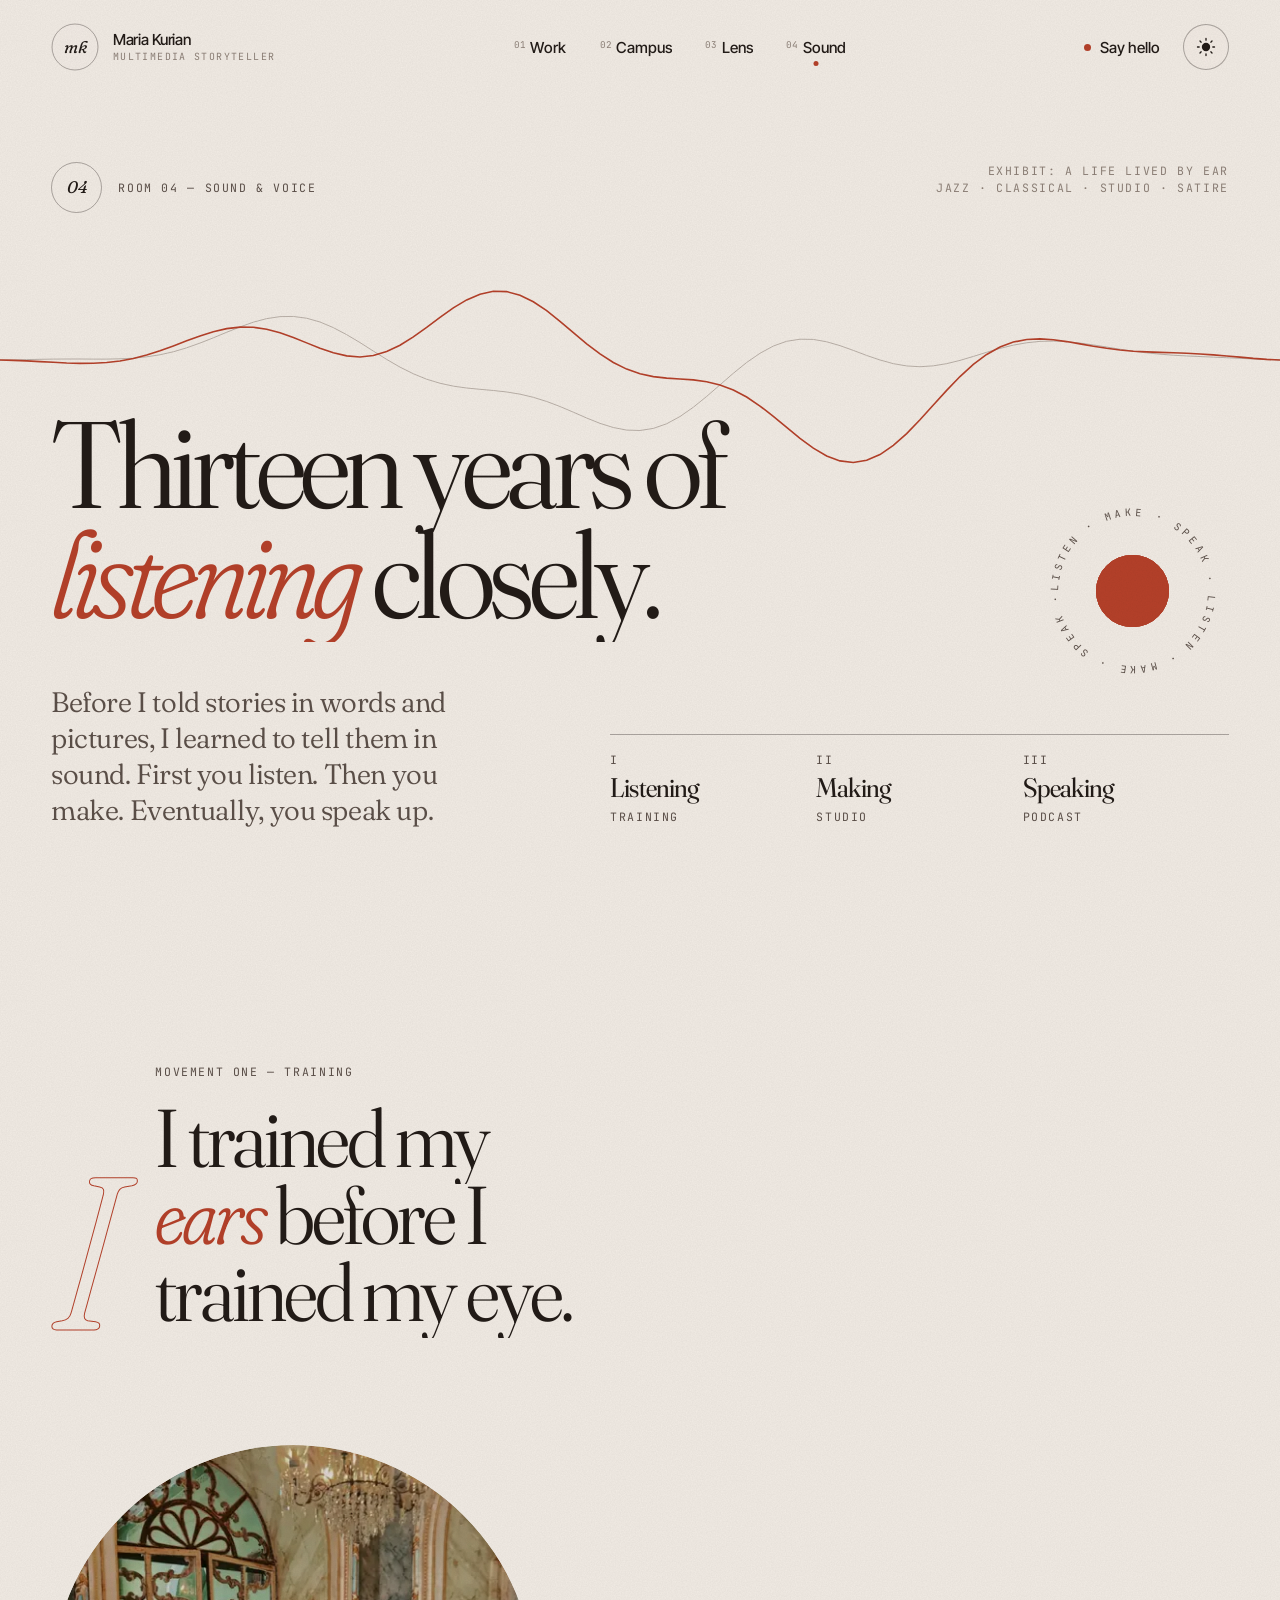
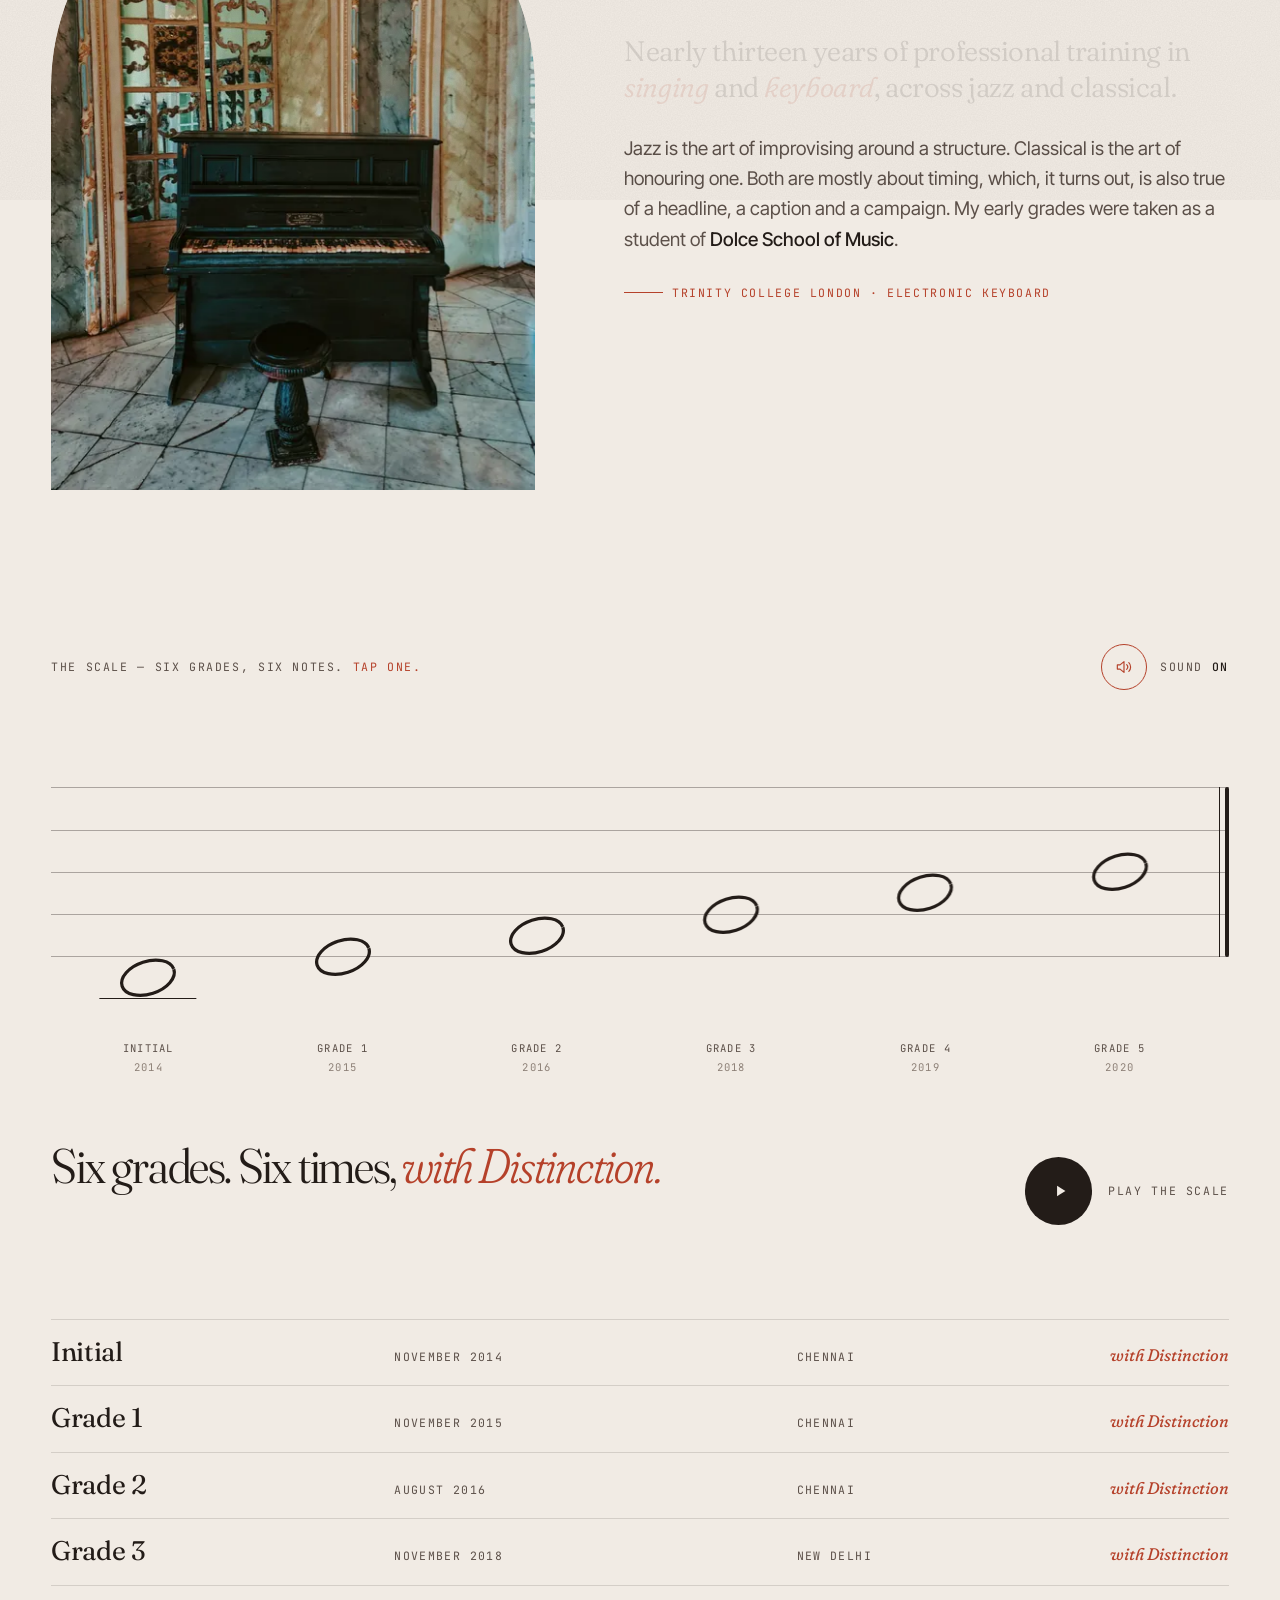
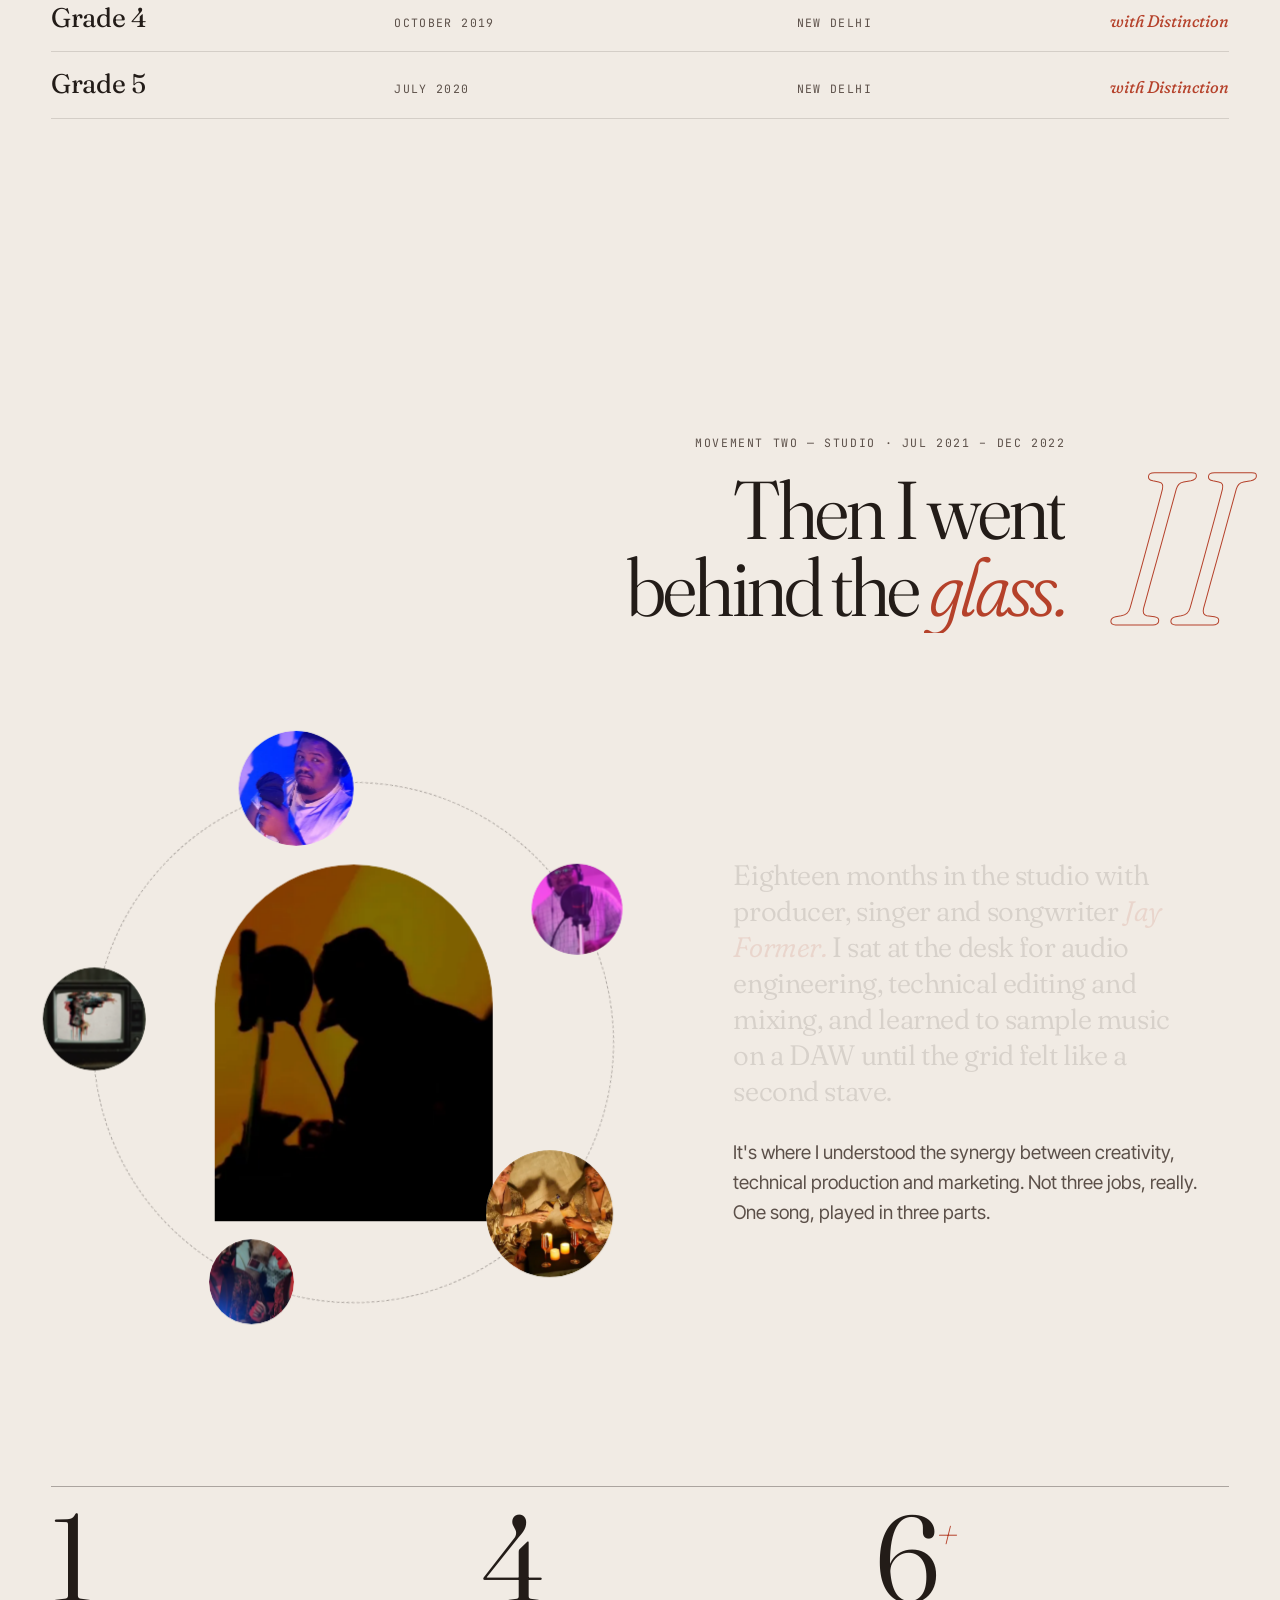
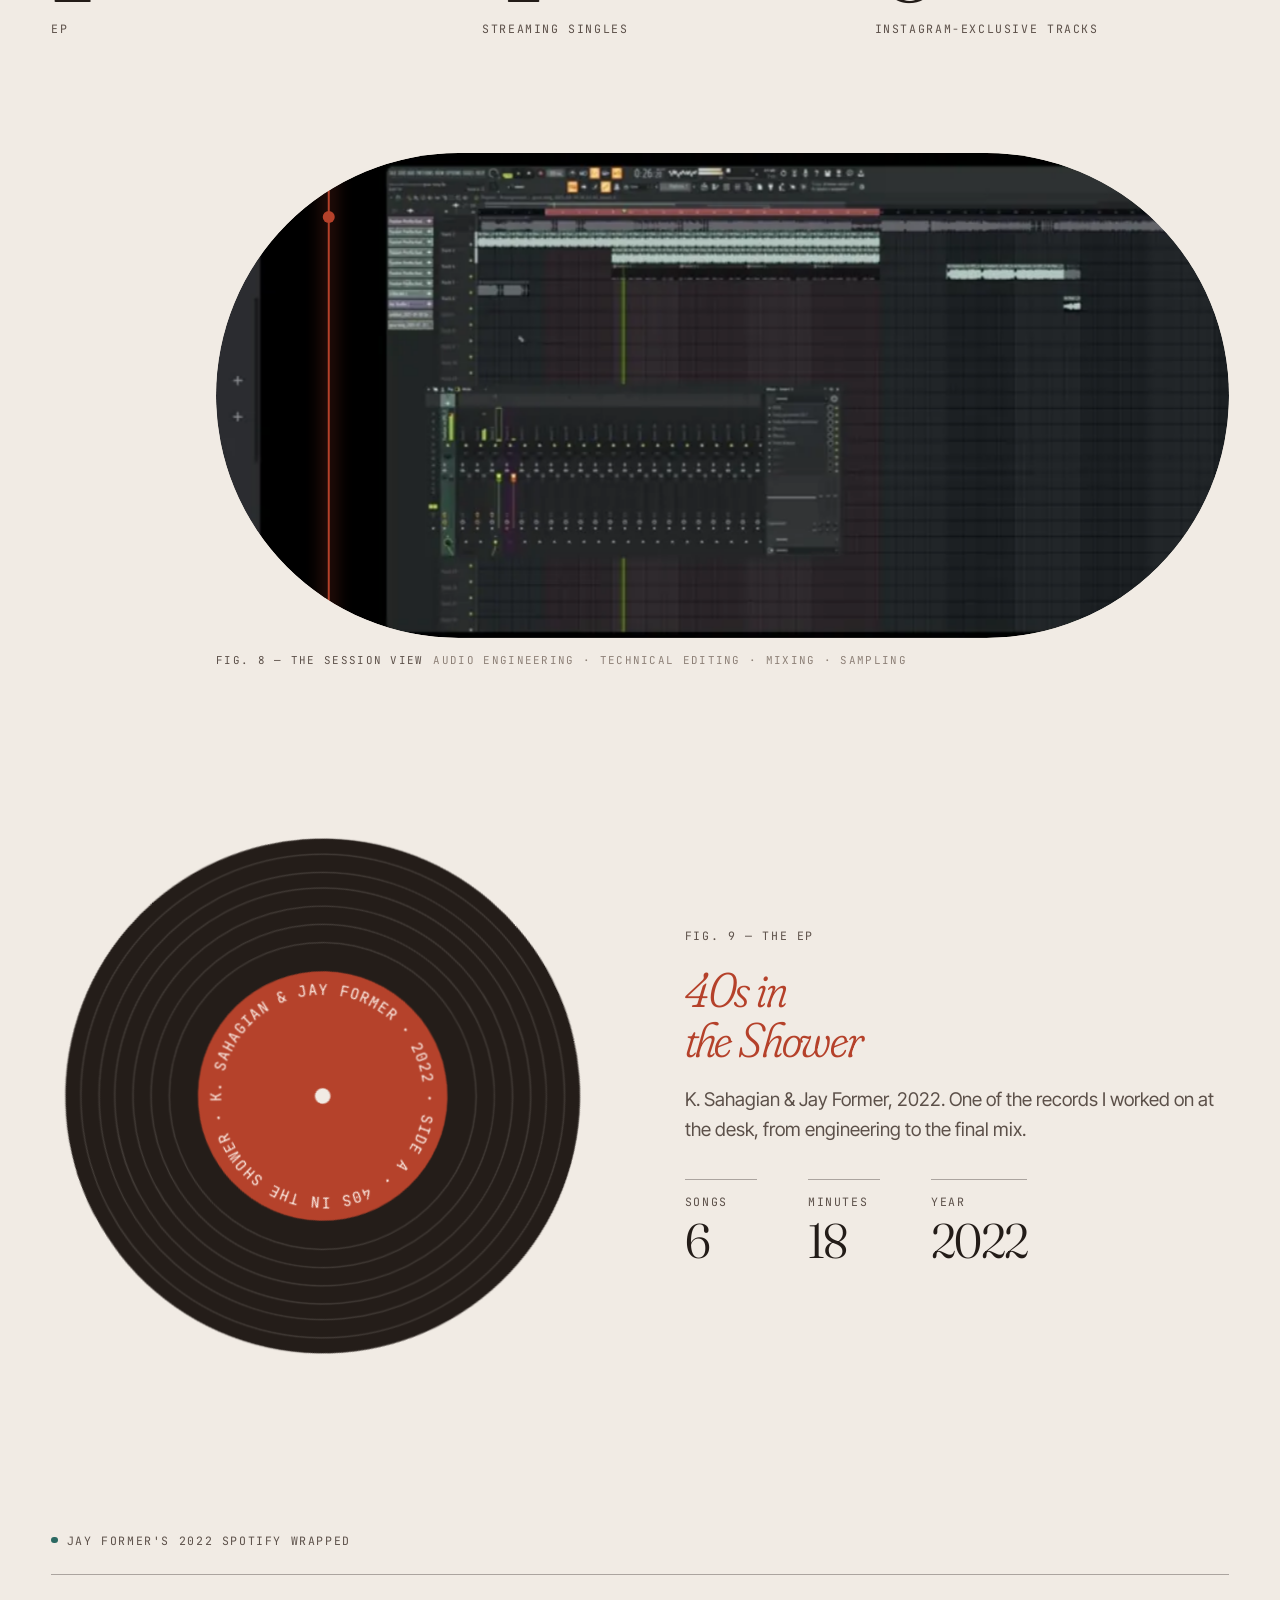
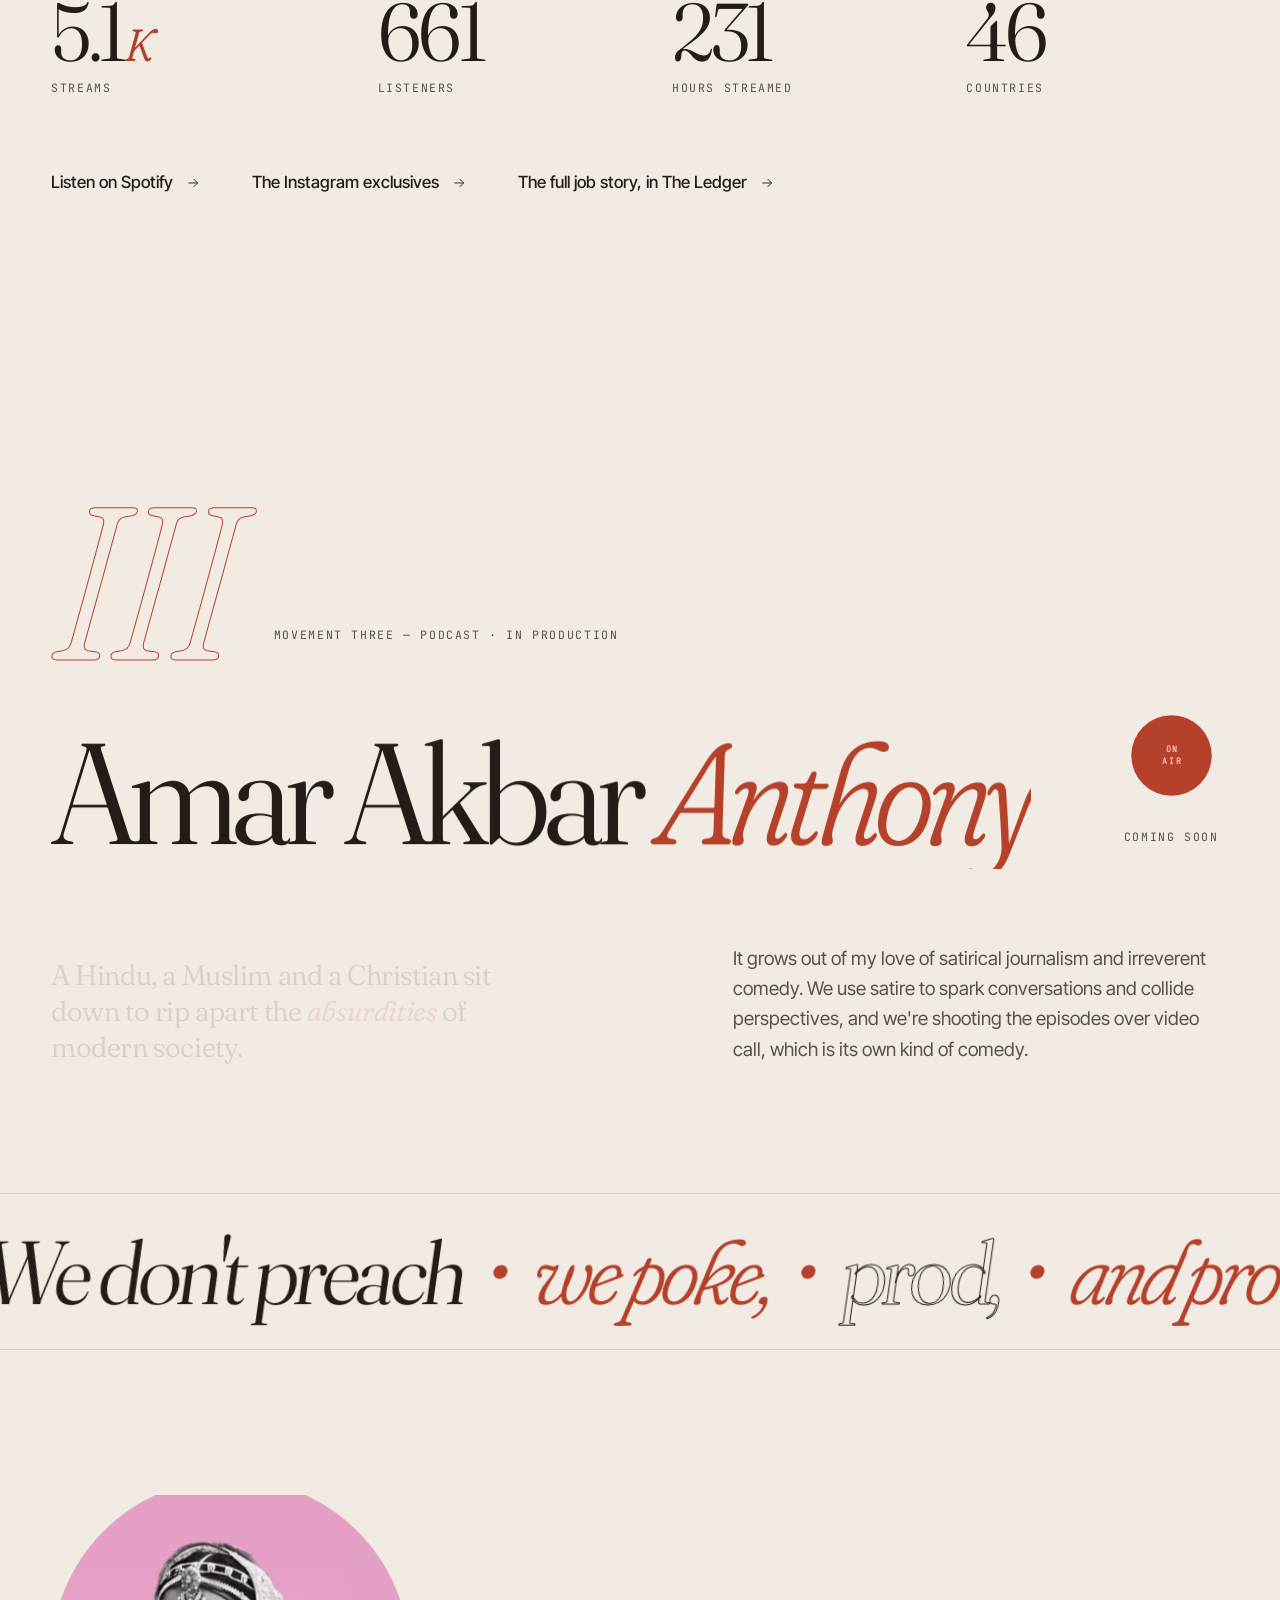
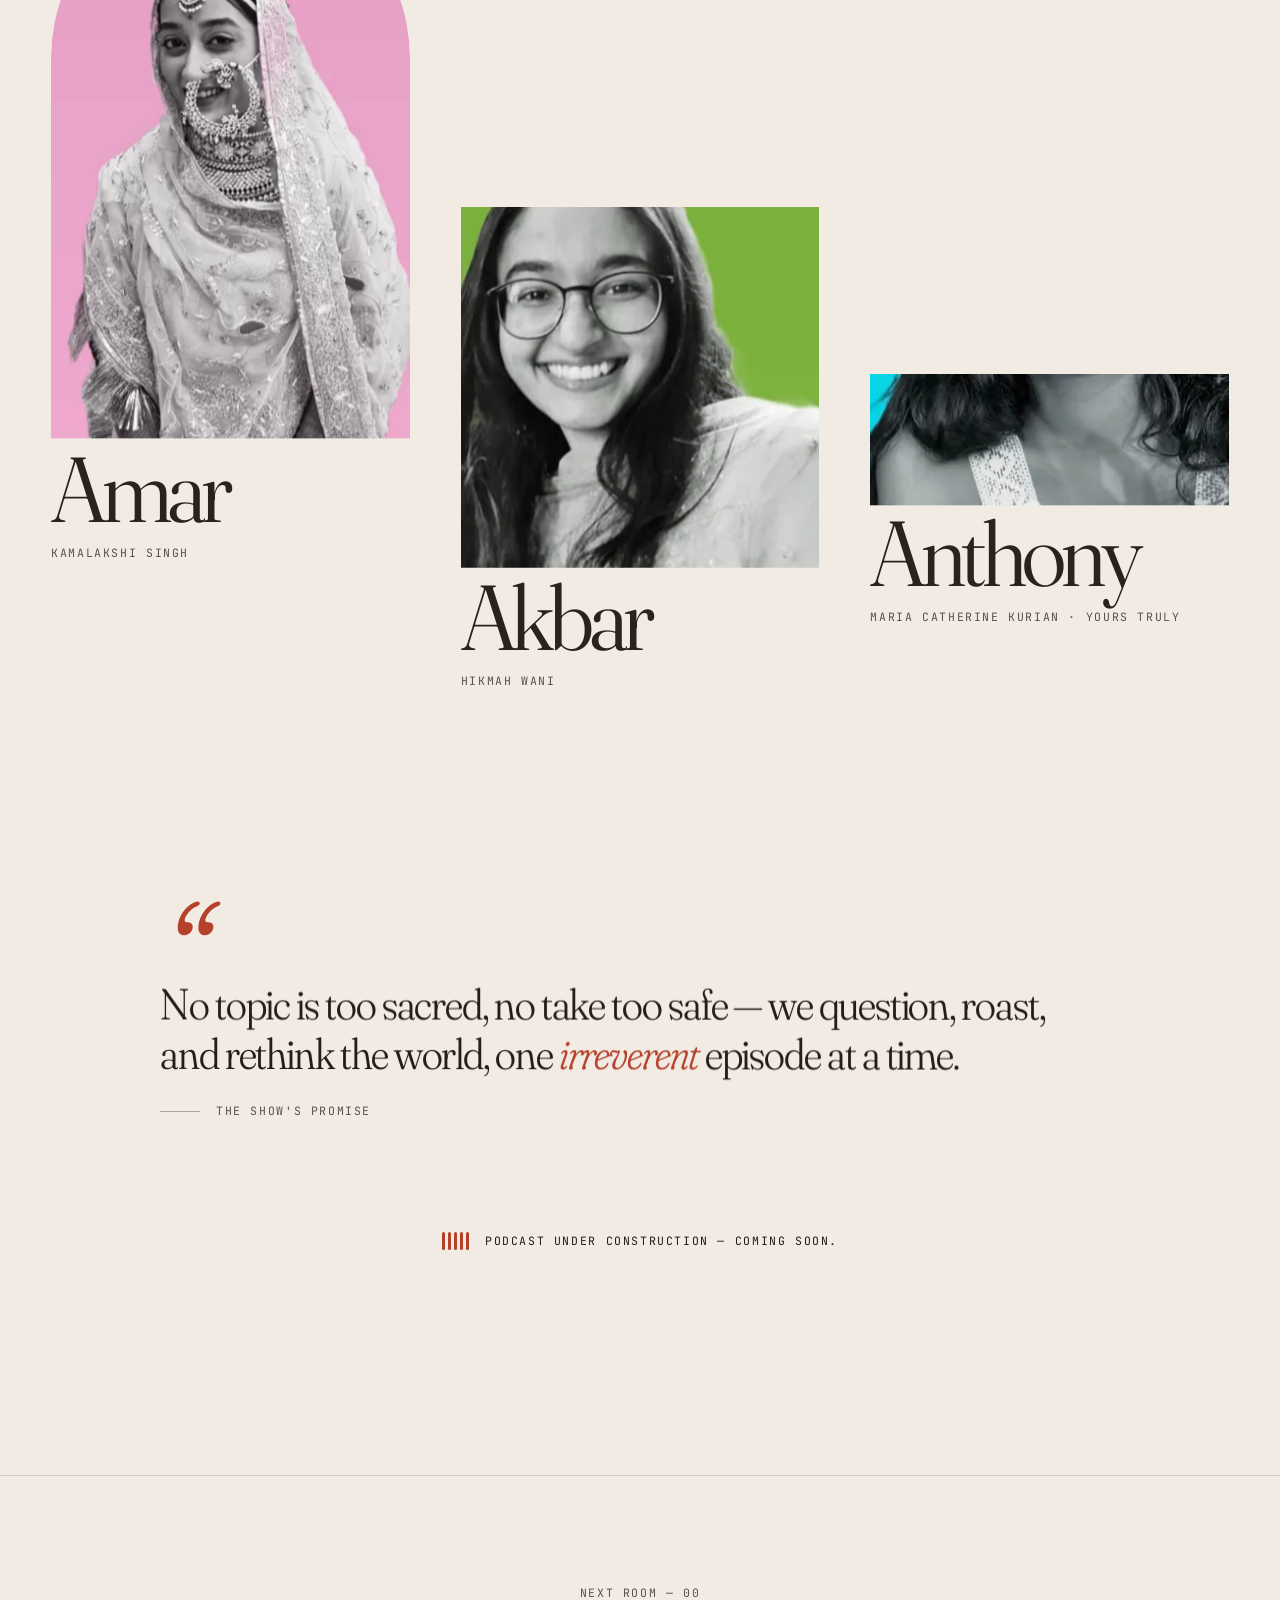
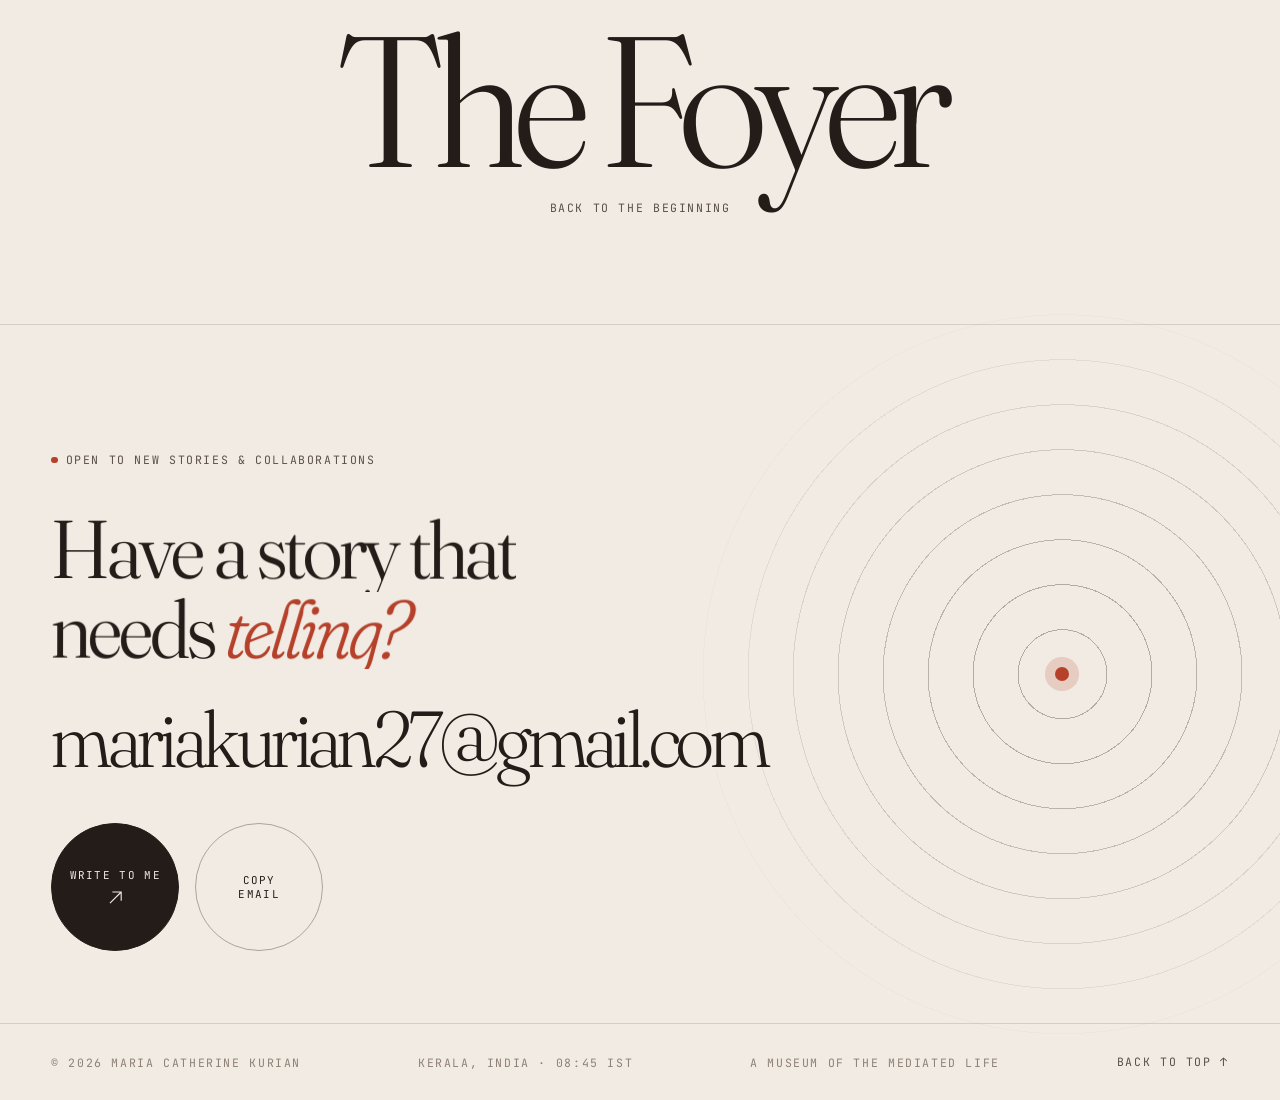
<file: sound.html>
<!doctype html>
<html lang="en" data-theme="light">
<head>
  <meta charset="utf-8">
  <meta name="viewport" content="width=device-width, initial-scale=1, viewport-fit=cover">
  <title>Sound &amp; Voice — Music &amp; Podcast · Maria Catherine Kurian</title>
  <meta name="description" content="Thirteen years of music, studio production and a satirical podcast in the making.">
  <meta name="theme-color" content="#f1ebe4">
  <meta property="og:title" content="Sound &amp; Voice — Music &amp; Podcast · Maria Catherine Kurian">
  <meta property="og:description" content="Thirteen years of music, studio production and a satirical podcast in the making.">
  <meta property="og:type" content="website">
  <meta property="og:image" content="assets/img/me-wind-1600.webp">
  <link rel="icon" href="assets/favicon.svg" type="image/svg+xml">
  <link rel="preconnect" href="https://fonts.googleapis.com">
  <link rel="preconnect" href="https://fonts.gstatic.com" crossorigin>
  <link rel="stylesheet" href="https://fonts.googleapis.com/css2?family=Fraunces:ital,opsz,wght,SOFT,WONK@0,9..144,300..700,0..100,0..1;1,9..144,300..700,0..100,0..1&family=Inter+Tight:wght@400;500;600&family=JetBrains+Mono:wght@400;500&display=swap">
  <script>
    (function(){var d=document.documentElement;d.classList.add('js');
    try{var t=localStorage.getItem('mk-theme');if(!t){t=matchMedia('(prefers-color-scheme: dark)').matches?'dark':'light'}d.setAttribute('data-theme',t)}catch(e){}
    var rm=matchMedia('(prefers-reduced-motion: reduce)').matches||/[?&]static/.test(location.search);
    try{if(!rm&&sessionStorage.getItem('mk-arrive'))d.classList.add('is-arriving');
    if(!rm&&d.hasAttribute('data-preload')&&!sessionStorage.getItem('mk-visited'))d.classList.add('is-arriving','is-preloading')}catch(e){}
    setTimeout(function(){if(!window.MK||!window.MK.booted){d.classList.add('no-anim');d.classList.remove('is-arriving','is-preloading')}},4000)})();
  </script>
  <link rel="stylesheet" href="assets/css/main.css">
  <link rel="stylesheet" href="assets/css/pages/sound.css">
</head>
<body data-page="sound" data-title="Sound &amp; Voice">
  <a class="skip" href="#main">Skip to content</a>
  <div class="grain" aria-hidden="true"></div>

  <div class="curtain" aria-hidden="true" data-curtain>
    <svg viewBox="0 0 100 100" preserveAspectRatio="none"><path d="M0 0 L0 100 L100 100 L100 0 Z"/></svg>
    <div class="curtain__inner"><p class="curtain__title">Sound &amp; Voice</p></div>
  </div>

  <header class="header" data-header>
    <a class="brand" href="index.html" aria-label="Maria Catherine Kurian, home" data-magnetic="0.2">
      <span class="brand__mark">
        <svg viewBox="0 0 48 48" aria-hidden="true"><circle class="brand__track" cx="24" cy="24" r="23"/><circle class="brand__progress" cx="24" cy="24" r="23" pathLength="1"/></svg>
        <span>mk</span>
      </span>
      <span class="brand__name">Maria Kurian<small>Multimedia storyteller</small></span>
    </a>
    <nav class="nav" aria-label="Primary">
      <a href="work.html"><sup>01</sup><span data-roll>Work</span></a>
      <a href="campus.html"><sup>02</sup><span data-roll>Campus</span></a>
      <a href="lens.html"><sup>03</sup><span data-roll>Lens</span></a>
      <a href="sound.html"><sup>04</sup><span data-roll>Sound</span></a>
    </nav>
    <div class="header__actions">
      <a class="hello" href="#contact"><span data-roll>Say hello</span></a>
      <button class="icon-btn theme-toggle" type="button" data-theme-toggle data-magnetic="0.4" aria-label="Switch theme">
        <svg viewBox="0 0 24 24" aria-hidden="true">
          <mask id="tt-mask"><rect x="-4" y="-4" width="32" height="32" fill="#fff"/><circle class="tt__cut" cx="30" cy="2" r="6.5" fill="#000"/></mask>
          <circle class="tt__core" cx="12" cy="12" r="5" fill="currentColor" mask="url(#tt-mask)"/>
          <g class="tt__rays" stroke="currentColor" stroke-width="1.6" stroke-linecap="round"><path d="M12 1.8v2M12 20.2v2M1.8 12h2M20.2 12h2M4.8 4.8l1.4 1.4M17.8 17.8l1.4 1.4M4.8 19.2l1.4-1.4M17.8 6.2l1.4-1.4"/></g>
        </svg>
      </button>
      <button class="icon-btn menu-btn" type="button" data-menu-toggle aria-expanded="false" aria-controls="menu" aria-label="Open menu"><span></span><span></span></button>
    </div>
  </header>

  <div class="menu" id="menu" data-menu aria-hidden="true">
    <nav class="menu__links" aria-label="Menu">
      <a href="index.html"><span class="menu__num">00</span><span class="menu__t">The Foyer</span></a>
      <a href="work.html"><span class="menu__num">01</span><span class="menu__t">The Ledger</span></a>
      <a href="campus.html"><span class="menu__num">02</span><span class="menu__t">Stage &amp; Page</span></a>
      <a href="lens.html"><span class="menu__num">03</span><span class="menu__t">The Lens</span></a>
      <a href="sound.html"><span class="menu__num">04</span><span class="menu__t">Sound &amp; Voice</span></a>
    </nav>
    <div class="menu__foot">
      <a class="ulink ulink--on" href="mailto:mariakurian27@gmail.com">mariakurian27@gmail.com</a>
      <span class="label">Kerala, India</span>
    </div>
  </div>

  <main id="main">
<!-- PAGE CONTENT START -->
<!-- ============ HERO ============ -->
<section class="page-hero snd-hero" aria-labelledby="snd-title">
  <svg class="snd-wave" data-wave viewBox="0 0 1440 400" preserveAspectRatio="none" aria-hidden="true">
    <path class="snd-wave__ghost" d="M0 200 L1440 200"/>
    <path class="snd-wave__line" d="M0 200 L1440 200"/>
  </svg>
  <div class="wrap snd-hero__inner">
    <div class="snd-hero__top">
      <p class="room-tag" data-reveal="fade" data-intro="0.1"><span class="room-tag__n">04</span><span class="label">Room 04 — Sound &amp; Voice</span></p>
      <p class="label snd-hero__meta" data-reveal="fade" data-intro="0.25">Exhibit: a life lived by ear<br>Jazz · Classical · Studio · Satire</p>
    </div>
    <a class="snd-badge" href="#listening" aria-label="Start listening: scroll to the first movement" data-cursor="Listen" data-reveal="scale" data-intro="1">
      <svg class="snd-badge__txt" viewBox="0 0 200 200" aria-hidden="true"><defs><path id="snd-bpath" d="M100 100 m-78 0 a78 78 0 1 1 156 0 a78 78 0 1 1 -156 0"/></defs><text><textPath href="#snd-bpath" textLength="486" lengthAdjust="spacing">Listen · Make · Speak · Listen · Make · Speak · </textPath></text></svg>
      <span class="snd-badge__core" aria-hidden="true"><i></i><i></i><i></i></span>
    </a>
    <h1 id="snd-title" class="display t-xxl snd-hero__title" data-split="lines" data-intro="0.2">Thirteen years of <em>listening</em> closely.</h1>
    <div class="snd-hero__foot">
      <p class="lead snd-hero__lead" data-reveal="up" data-intro="0.7">Before I told stories in words and pictures, I learned to tell them in sound. First you listen. Then you make. Eventually, you speak up.</p>
      <ol class="snd-index" data-reveal="up" data-intro="0.85" aria-label="On this page">
        <li><a href="#listening"><span class="label">I</span><span class="snd-index__t vf">Listening</span><span class="label">Training</span></a></li>
        <li><a href="#making"><span class="label">II</span><span class="snd-index__t vf">Making</span><span class="label">Studio</span></a></li>
        <li><a href="#speaking"><span class="label">III</span><span class="snd-index__t vf">Speaking</span><span class="label">Podcast</span></a></li>
      </ol>
    </div>
  </div>
</section>

<!-- ============ I. LISTENING ============ -->
<section class="section snd-listen" id="listening" aria-labelledby="listen-title">
  <div class="wrap">
    <header class="snd-head">
      <span class="snd-head__n" aria-hidden="true">I</span>
      <p class="label">Movement one — Training</p>
      <h2 id="listen-title" class="display t-xl snd-head__t" data-split="lines">I trained my <em>ears</em> before I trained my eye.</h2>
    </header>

    <div class="snd-listen__grid">
      <figure class="media shape-arch snd-piano" data-media="rise" data-lightbox="sound" data-caption="A piano under an arched window" data-meta="Fig. 1 — Through my lens">
        <img src="assets/img/goa-piano-800.webp" srcset="assets/img/goa-piano-800.webp 800w, assets/img/goa-piano-1600.webp 1600w" sizes="(max-width: 760px) 78vw, 30vw" width="600" height="800" alt="An upright piano in an ornate room beneath a tall arched window" loading="lazy" decoding="async" data-parallax="0.15">
      </figure>
      <div class="snd-listen__copy stack">
        <p class="lead" data-words>Nearly thirteen years of professional training in <em>singing</em> and <em>keyboard</em>, across jazz and classical.</p>
        <p class="body" data-reveal="up">Jazz is the art of improvising around a structure. Classical is the art of honouring one. Both are mostly about timing, which, it turns out, is also true of a headline, a caption and a campaign. My early grades were taken as a student of <strong>Dolce School of Music</strong>.</p>
        <p class="label snd-listen__cred" data-reveal="fade">Trinity College London · Electronic Keyboard</p>
      </div>
    </div>

    <!-- The scale: six grades as six notes -->
    <div class="snd-scale" data-scale>
      <div class="snd-scale__bar">
        <p class="label">The scale — six grades, six notes. <span class="snd-scale__hint">Tap one.</span></p>
        <button class="snd-sound" type="button" data-sound-toggle aria-pressed="true">
          <span class="snd-sound__dot" aria-hidden="true">
            <svg viewBox="0 0 24 24" fill="none" stroke="currentColor" stroke-width="1.4" stroke-linecap="round" stroke-linejoin="round"><path d="M4 9.5h3.2L12 5.5v13l-4.8-4H4z"/><path class="snd-sound__w" d="M15.2 9.2a4 4 0 0 1 0 5.6"/><path class="snd-sound__w" d="M17.8 6.8a7.4 7.4 0 0 1 0 10.4"/><path class="snd-sound__x" d="M15.5 9.5l5 5M20.5 9.5l-5 5"/></svg>
          </span>
          <span class="label">Sound <b data-sound-state>on</b></span>
        </button>
      </div>

      <div class="snd-stave" role="group" aria-label="Trinity College London Electronic Keyboard grades, as notes on a stave">
        <div class="snd-stave__lines" aria-hidden="true"><i></i><i></i><i></i><i></i><i></i></div>
        <button class="snd-note" type="button" style="--i:0" data-note="261.63" aria-label="Initial, November 2014, Chennai, with Distinction. Plays C.">
          <span class="snd-note__ledger" aria-hidden="true"></span>
          <svg class="snd-note__head" viewBox="0 0 60 40" aria-hidden="true"><ellipse cx="30" cy="20" rx="25" ry="15" transform="rotate(-18 30 20)" pathLength="1"/></svg>
          <span class="snd-note__tag" aria-hidden="true"><b>Initial</b><span>2014</span></span>
        </button>
        <button class="snd-note" type="button" style="--i:1" data-note="293.66" aria-label="Grade 1, November 2015, Chennai, with Distinction. Plays D.">
          <svg class="snd-note__head" viewBox="0 0 60 40" aria-hidden="true"><ellipse cx="30" cy="20" rx="25" ry="15" transform="rotate(-18 30 20)" pathLength="1"/></svg>
          <span class="snd-note__tag" aria-hidden="true"><b>Grade 1</b><span>2015</span></span>
        </button>
        <button class="snd-note" type="button" style="--i:2" data-note="329.63" aria-label="Grade 2, August 2016, Chennai, with Distinction. Plays E.">
          <svg class="snd-note__head" viewBox="0 0 60 40" aria-hidden="true"><ellipse cx="30" cy="20" rx="25" ry="15" transform="rotate(-18 30 20)" pathLength="1"/></svg>
          <span class="snd-note__tag" aria-hidden="true"><b>Grade 2</b><span>2016</span></span>
        </button>
        <button class="snd-note" type="button" style="--i:3" data-note="349.23" aria-label="Grade 3, November 2018, New Delhi, with Distinction. Plays F.">
          <svg class="snd-note__head" viewBox="0 0 60 40" aria-hidden="true"><ellipse cx="30" cy="20" rx="25" ry="15" transform="rotate(-18 30 20)" pathLength="1"/></svg>
          <span class="snd-note__tag" aria-hidden="true"><b>Grade 3</b><span>2018</span></span>
        </button>
        <button class="snd-note" type="button" style="--i:4" data-note="392.00" aria-label="Grade 4, October 2019, New Delhi, with Distinction. Plays G.">
          <svg class="snd-note__head" viewBox="0 0 60 40" aria-hidden="true"><ellipse cx="30" cy="20" rx="25" ry="15" transform="rotate(-18 30 20)" pathLength="1"/></svg>
          <span class="snd-note__tag" aria-hidden="true"><b>Grade 4</b><span>2019</span></span>
        </button>
        <button class="snd-note" type="button" style="--i:5" data-note="440.00" aria-label="Grade 5, July 2020, New Delhi, with Distinction. Plays A.">
          <svg class="snd-note__head" viewBox="0 0 60 40" aria-hidden="true"><ellipse cx="30" cy="20" rx="25" ry="15" transform="rotate(-18 30 20)" pathLength="1"/></svg>
          <span class="snd-note__tag" aria-hidden="true"><b>Grade 5</b><span>2020</span></span>
        </button>
      </div>

      <div class="snd-scale__foot">
        <p class="snd-distinction display" data-readout aria-live="polite"><span class="snd-distinction__k">Six grades. Six times,</span> <em>with Distinction.</em></p>
        <button class="snd-play" type="button" data-play-scale data-magnetic="0.4" data-cursor="Play">
          <span class="snd-play__c" aria-hidden="true"><svg viewBox="0 0 24 24" fill="currentColor"><path d="M8.5 5.8v12.4l10-6.2z"/></svg></span>
          <span class="label">Play the scale</span>
        </button>
      </div>

      <ol class="snd-grades" aria-label="Trinity College London Electronic Keyboard certificates">
        <li data-grade="0"><span class="snd-grades__g">Initial</span><span class="snd-grades__d">November 2014</span><span class="snd-grades__c">Chennai</span><em>with Distinction</em></li>
        <li data-grade="1"><span class="snd-grades__g">Grade 1</span><span class="snd-grades__d">November 2015</span><span class="snd-grades__c">Chennai</span><em>with Distinction</em></li>
        <li data-grade="2"><span class="snd-grades__g">Grade 2</span><span class="snd-grades__d">August 2016</span><span class="snd-grades__c">Chennai</span><em>with Distinction</em></li>
        <li data-grade="3"><span class="snd-grades__g">Grade 3</span><span class="snd-grades__d">November 2018</span><span class="snd-grades__c">New Delhi</span><em>with Distinction</em></li>
        <li data-grade="4"><span class="snd-grades__g">Grade 4</span><span class="snd-grades__d">October 2019</span><span class="snd-grades__c">New Delhi</span><em>with Distinction</em></li>
        <li data-grade="5"><span class="snd-grades__g">Grade 5</span><span class="snd-grades__d">July 2020</span><span class="snd-grades__c">New Delhi</span><em>with Distinction</em></li>
      </ol>
    </div>
  </div>
</section>

<!-- ============ II. MAKING ============ -->
<section class="section snd-make" id="making" aria-labelledby="make-title">
  <div class="wrap">
    <header class="snd-head snd-head--r">
      <span class="snd-head__n" aria-hidden="true">II</span>
      <p class="label">Movement two — Studio · Jul 2021 – Dec 2022</p>
      <h2 id="make-title" class="display t-xl snd-head__t" data-split="lines">Then I went behind the <em>glass.</em></h2>
    </header>

    <div class="snd-orbit" data-orbit>
      <div class="snd-orbit__stage">
        <figure class="media shape-arch snd-orbit__hero" data-media="rise" data-lightbox="studio" data-caption="Jay Former at the mic" data-meta="Fig. 2 — In session">
          <img src="assets/img/jay-silhouette-800.webp" sizes="(max-width: 760px) 56vw, 24vw" width="570" height="524" alt="Silhouette of a singer at a studio microphone against an orange glow" loading="lazy" decoding="async">
        </figure>
        <div class="snd-orbit__ring" data-ring aria-hidden="false">
          <figure class="media shape-circle snd-orbit__s" style="--a:0" data-lightbox="studio" data-caption="Recording, lit in blue" data-meta="Fig. 3 — Studio still">
            <img src="assets/img/jay-blue-800.webp" width="378" height="505" alt="Jay Former in headphones holding a microphone under blue light" loading="lazy" decoding="async">
          </figure>
          <figure class="media shape-circle snd-orbit__s" style="--a:1" data-lightbox="studio" data-caption="At the mic, lit in pink" data-meta="Fig. 4 — Studio still">
            <img src="assets/img/jay-pink-800.webp" width="374" height="500" alt="Jay Former singing into a studio microphone under pink light" loading="lazy" decoding="async">
          </figure>
          <figure class="media shape-circle snd-orbit__s" style="--a:2" data-lightbox="studio" data-caption="Candlelit, from a shoot" data-meta="Fig. 5 — Studio still">
            <img src="assets/img/jay-candles-800.webp" width="375" height="497" alt="Two men in silk robes sitting by candlelight" loading="lazy" decoding="async">
          </figure>
          <figure class="media shape-circle snd-orbit__s" style="--a:3" data-lightbox="studio" data-caption="A duo under coloured light" data-meta="Fig. 6 — Studio still">
            <img src="assets/img/jay-duo-800.webp" width="369" height="503" alt="Two performers laughing under coloured light" loading="lazy" decoding="async">
          </figure>
          <figure class="media shape-circle snd-orbit__s" style="--a:4" data-lightbox="studio" data-caption="A glitching gun on a retro TV" data-meta="Fig. 7 — Music video still">
            <img src="assets/img/jay-tv-800.webp" width="528" height="463" alt="A glitched image of a gun on an old television set" loading="lazy" decoding="async">
          </figure>
        </div>
      </div>
      <div class="snd-orbit__copy stack">
        <p class="lead" data-words>Eighteen months in the studio with producer, singer and songwriter <em>Jay Former.</em> I sat at the desk for audio engineering, technical editing and mixing, and learned to sample music on a DAW until the grid felt like a second stave.</p>
        <p class="body" data-reveal="up">It's where I understood the synergy between creativity, technical production and marketing. Not three jobs, really. One song, played in three parts.</p>
      </div>
    </div>

    <!-- Credits as huge numbers -->
    <ul class="snd-credits" aria-label="Studio credits">
      <li><span class="snd-credits__n display num" data-count="1">1</span><span class="label">EP</span></li>
      <li><span class="snd-credits__n display num" data-count="4">4</span><span class="label">Streaming singles</span></li>
      <li><span class="snd-credits__n display num"><span data-count="6">6</span><sup>+</sup></span><span class="label">Instagram-exclusive tracks</span></li>
    </ul>

    <!-- DAW with scrubbing playhead -->
    <figure class="snd-daw" data-daw>
      <div class="media shape-capsule snd-daw__m" data-media="wipe">
        <img src="assets/img/jay-daw-800.webp" sizes="(max-width: 760px) 92vw, 70vw" width="800" height="383" alt="A digital audio workstation session with tracks, patterns and a mixer" loading="lazy" decoding="async">
        <span class="snd-daw__head" aria-hidden="true"></span>
      </div>
      <figcaption><b>Fig. 8 — The session view</b><span>Audio engineering · Technical editing · Mixing · Sampling</span></figcaption>
    </figure>

    <!-- EP vinyl -->
    <div class="snd-ep">
      <div class="snd-vinyl" data-vinyl tabindex="0" role="img" aria-label="Record: 40s in the Shower, K. Sahagian and Jay Former, 2022, 6 songs, 18 minutes" data-cursor="Spin">
        <div class="snd-vinyl__disc" data-disc>
          <svg viewBox="0 0 400 400" aria-hidden="true">
            <defs><path id="snd-vpath" d="M200 200 m-78 0 a78 78 0 1 1 156 0 a78 78 0 1 1 -156 0"/></defs>
            <circle class="snd-vinyl__body" cx="200" cy="200" r="198"/>
            <circle class="snd-vinyl__groove" cx="200" cy="200" r="186"/>
            <circle class="snd-vinyl__groove" cx="200" cy="200" r="172"/>
            <circle class="snd-vinyl__groove" cx="200" cy="200" r="160"/>
            <circle class="snd-vinyl__groove" cx="200" cy="200" r="146"/>
            <circle class="snd-vinyl__groove" cx="200" cy="200" r="132"/>
            <circle class="snd-vinyl__groove" cx="200" cy="200" r="118"/>
            <circle class="snd-vinyl__label" cx="200" cy="200" r="96"/>
            <text class="snd-vinyl__ring"><textPath href="#snd-vpath" textLength="480" lengthAdjust="spacing">40s in the Shower · K. Sahagian &amp; Jay Former · 2022 · Side A ·</textPath></text>
            <circle class="snd-vinyl__hole" cx="200" cy="200" r="6"/>
          </svg>
        </div>
        <span class="snd-vinyl__shine" aria-hidden="true"></span>
      </div>
      <div class="snd-ep__copy">
        <p class="label">Fig. 9 — The EP</p>
        <h3 class="display t-l snd-ep__t"><em>40s in the Shower</em></h3>
        <p class="body">K. Sahagian &amp; Jay Former, 2022. One of the records I worked on at the desk, from engineering to the final mix.</p>
        <dl class="snd-ep__meta">
          <div><dt class="label">Songs</dt><dd class="display num">6</dd></div>
          <div><dt class="label">Minutes</dt><dd class="display num">18</dd></div>
          <div><dt class="label">Year</dt><dd class="display num">2022</dd></div>
        </dl>
      </div>
    </div>

    <!-- Wrapped -->
    <div class="snd-wrapped">
      <p class="label snd-wrapped__k">Jay Former's 2022 Spotify Wrapped</p>
      <ul class="snd-wrapped__list">
        <li><span class="snd-wrapped__n display num"><span data-count="5.2" data-decimals="1">5.2</span><small>K</small></span><span class="label">Streams</span></li>
        <li><span class="snd-wrapped__n display num" data-count="671">671</span><span class="label">Listeners</span></li>
        <li><span class="snd-wrapped__n display num" data-count="234">234</span><span class="label">Hours streamed</span></li>
        <li><span class="snd-wrapped__n display num" data-count="47">47</span><span class="label">Countries</span></li>
      </ul>
      <div class="snd-wrapped__links">
        <a class="arrow-link" href="https://open.spotify.com/artist/3YQbfF1f9gRMbz15zJlHxC" target="_blank" rel="noopener"><span class="ulink">Listen on Spotify</span><svg viewBox="0 0 24 24" fill="none" stroke="currentColor" stroke-width="1.4" aria-hidden="true"><path d="M5 12h14M13 6l6 6-6 6"/></svg></a>
        <a class="arrow-link" href="https://www.instagram.com/thatguyjayformer/" target="_blank" rel="noopener"><span class="ulink">The Instagram exclusives</span><svg viewBox="0 0 24 24" fill="none" stroke="currentColor" stroke-width="1.4" aria-hidden="true"><path d="M5 12h14M13 6l6 6-6 6"/></svg></a>
        <a class="arrow-link" href="work.html" data-preview="assets/img/jay-daw-800.webp"><span class="ulink">The full job story, in The Ledger</span><svg viewBox="0 0 24 24" fill="none" stroke="currentColor" stroke-width="1.4" aria-hidden="true"><path d="M5 12h14M13 6l6 6-6 6"/></svg></a>
      </div>
    </div>
  </div>
</section>

<!-- ============ III. SPEAKING ============ -->
<section class="section snd-pod" id="speaking" aria-labelledby="pod-title">
  <div class="wrap">
    <header class="snd-head">
      <span class="snd-head__n" aria-hidden="true">III</span>
      <p class="label">Movement three — Podcast · in production</p>
    </header>

    <div class="snd-pod__top">
      <h2 id="pod-title" class="display snd-pod__title" data-split="chars"><span>Amar</span> <span>Akbar</span> <em>Anthony</em></h2>
      <div class="snd-onair" role="img" aria-label="On air: coming soon">
        <span class="snd-onair__lamp" aria-hidden="true"><span>On<br>air</span></span>
        <span class="label" aria-hidden="true">Coming soon</span>
      </div>
    </div>

    <div class="snd-pod__intro">
      <p class="lead" data-words>A Hindu, a Muslim and a Christian sit down to rip apart the <em>absurdities</em> of modern society.</p>
      <p class="body" data-reveal="up">It grows out of my love of satirical journalism and irreverent comedy. We use satire to spark conversations and collide perspectives, and we're shooting the episodes over video call, which is its own kind of comedy.</p>
    </div>
  </div>

  <div class="snd-marquee" data-marquee="1" data-speed="1.1" data-skew>
    <p class="sr-only">We don't preach, we poke, prod, and provoke.</p>
    <div class="marquee__track" aria-hidden="true">
      <span class="snd-marquee__i display">We don't preach</span><span class="snd-marquee__dot"></span>
      <span class="snd-marquee__i display"><em>we poke,</em></span><span class="snd-marquee__dot"></span>
      <span class="snd-marquee__i display outline">prod,</span><span class="snd-marquee__dot"></span>
      <span class="snd-marquee__i display"><em>and provoke</em></span><span class="snd-marquee__dot"></span>
    </div>
  </div>

  <div class="wrap">
    <ol class="snd-hosts" aria-label="The hosts">
      <li class="snd-host" tabindex="0" data-cursor="Meet" style="--h:0">
        <figure class="media shape-arch snd-host__m" data-media="rise">
          <img src="assets/img/pod-amar-800.webp" srcset="assets/img/pod-amar-800.webp 800w, assets/img/pod-amar-1600.webp 1600w" sizes="(max-width: 760px) 78vw, 28vw" width="368" height="800" alt="Black and white portrait of Kamalakshi Singh on a pink background" loading="lazy" decoding="async">
        </figure>
        <h3 class="snd-host__name display">Amar</h3>
        <p class="snd-host__who label">Kamalakshi Singh</p>
        <p class="snd-host__line"><span>A literary firebrand who dissects narratives with <em>precision.</em></span></p>
      </li>
      <li class="snd-host" tabindex="0" data-cursor="Meet" style="--h:1">
        <figure class="media shape-arch snd-host__m" data-media="rise" data-delay="0.12">
          <img src="assets/img/pod-akbar-800.webp" srcset="assets/img/pod-akbar-800.webp 800w, assets/img/pod-akbar-1600.webp 1600w" sizes="(max-width: 760px) 78vw, 28vw" width="344" height="800" alt="Black and white portrait of Hikmah Wani on a green background" loading="lazy" decoding="async">
        </figure>
        <h3 class="snd-host__name display">Akbar</h3>
        <p class="snd-host__who label">Hikmah Wani</p>
        <p class="snd-host__line"><span>A legal mind who cuts through the noise with <em>brutal clarity.</em></span></p>
      </li>
      <li class="snd-host" tabindex="0" data-cursor="Meet" style="--h:2">
        <figure class="media shape-arch snd-host__m" data-media="rise" data-delay="0.24">
          <img src="assets/img/pod-anthony-800.webp" srcset="assets/img/pod-anthony-800.webp 800w, assets/img/pod-anthony-1600.webp 1600w" sizes="(max-width: 760px) 78vw, 28vw" width="369" height="800" alt="Black and white portrait of Maria Catherine Kurian on a cyan background" loading="lazy" decoding="async">
        </figure>
        <h3 class="snd-host__name display">Anthony</h3>
        <p class="snd-host__who label">Maria Catherine Kurian · yours truly</p>
        <p class="snd-host__line"><span>Connecting the dots between finance, media, and <em>the mess we live in.</em></span></p>
      </li>
    </ol>

    <blockquote class="quote snd-pod__quote">
      <span class="quote__mark" aria-hidden="true">“</span>
      <p class="quote__text" data-split="lines">No topic is too sacred, no take too safe — we question, roast, and rethink the world, one <em class="serif-italic">irreverent</em> episode at a time.</p>
      <footer class="quote__by label">The show's promise</footer>
    </blockquote>

    <div class="snd-status">
      <span class="snd-status__eq" aria-hidden="true"><i></i><i></i><i></i><i></i><i></i></span>
      <p class="label">Podcast under construction — coming soon.</p>
    </div>
  </div>
</section>
<!-- PAGE CONTENT END -->
  </main>

  <footer class="footer" id="contact">
    <a class="next-room" href="index.html" data-preview="assets/img/me-wind-800.webp" data-cursor="Enter">
      <span class="label">Next room — 00</span>
      <span class="next-room__title">The Foyer</span>
      <span class="next-room__sub label">Back to the beginning</span>
    </a>
    <div class="contact wrap">
      <p class="label label--dot">Open to new stories &amp; collaborations</p>
      <h2 class="contact__title display" data-split="lines">Have a story that needs <em>telling?</em></h2>
      <a class="contact__email" href="mailto:mariakurian27@gmail.com" data-cursor="Write">mariakurian27@gmail.com</a>
      <div class="contact__actions">
        <a class="btn-circle btn-circle--solid" href="mailto:mariakurian27@gmail.com" data-magnetic="0.3"><span>Write to me<br><svg viewBox="0 0 24 24" fill="none" stroke="currentColor" stroke-width="1.4" class="arrow" aria-hidden="true"><path d="M5 19L19 5M8 5h11v11"/></svg></span></a>
        <button class="btn-circle" type="button" data-copy="mariakurian27@gmail.com" data-magnetic="0.3"><span>Copy<br>email</span></button>
      </div>
    </div>
    <div class="footer__bottom wrap">
      <span class="label">© <span data-year>2026</span> Maria Catherine Kurian</span>
      <span class="label">Kerala, India · <time data-clock>--:--</time> IST</span>
      <span class="label">A museum of the mediated life</span>
      <button class="label ulink" type="button" data-top>Back to top ↑</button>
    </div>
  </footer>

  <script src="assets/vendor/gsap.min.js" defer></script>
  <script src="assets/vendor/ScrollTrigger.min.js" defer></script>
  <script src="assets/vendor/SplitText.min.js" defer></script>
  <script src="assets/vendor/Flip.min.js" defer></script>
  <script src="assets/vendor/lenis.min.js" defer></script>
  <script src="assets/js/main.js" defer></script>
  <script src="assets/js/pages/sound.js" defer></script>
</body>
</html>
</file>
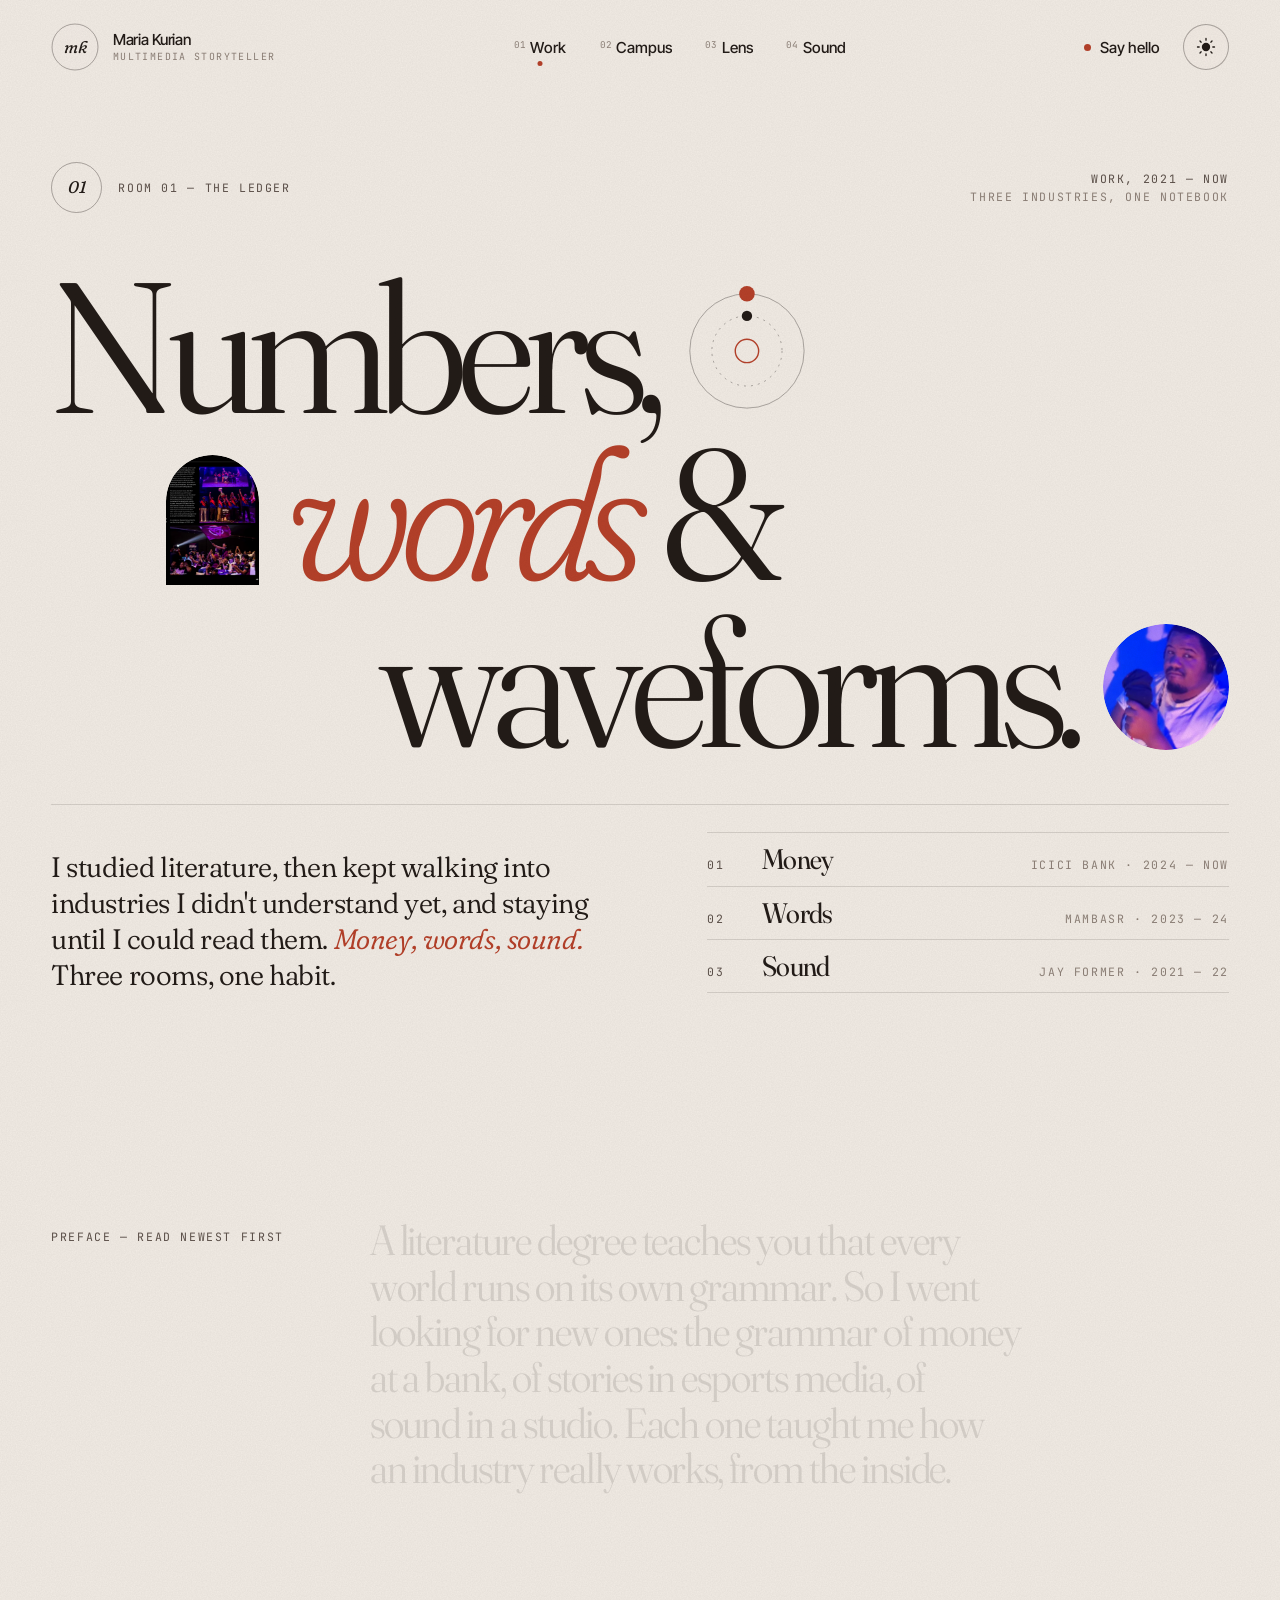
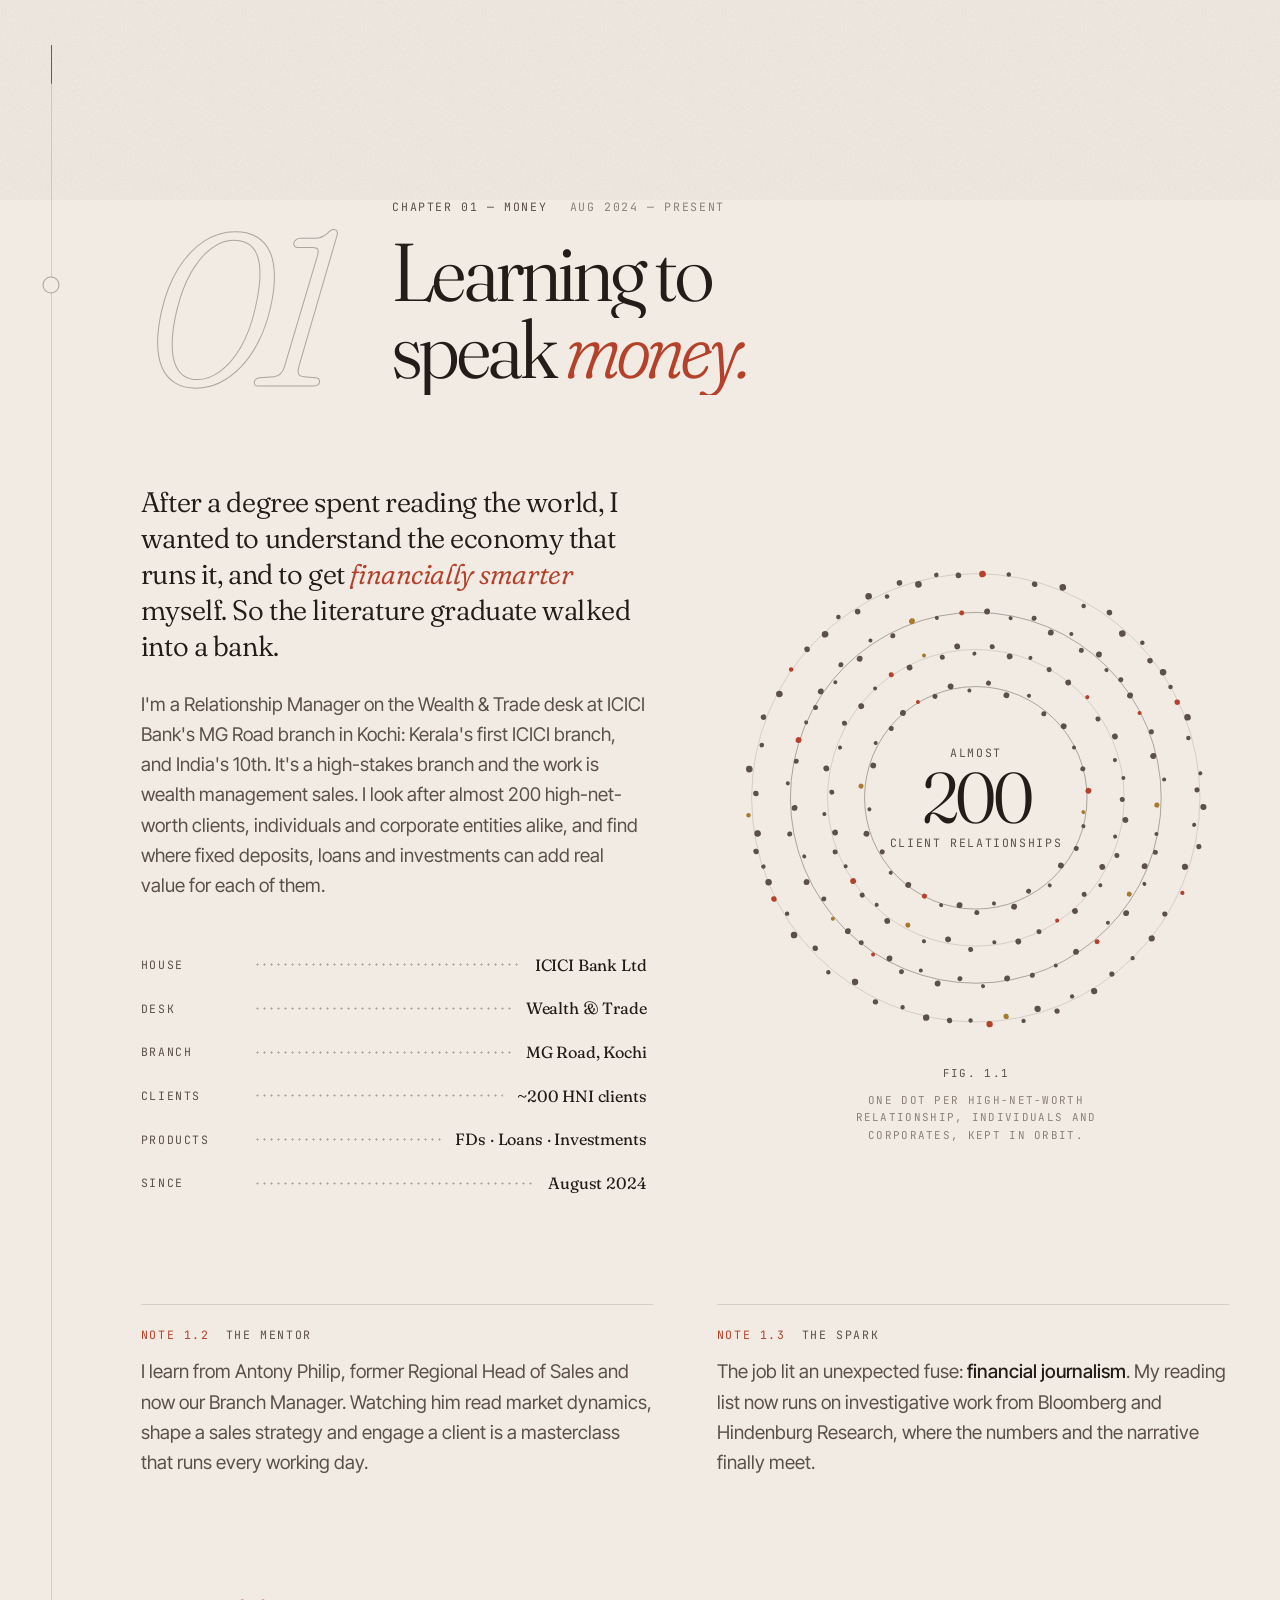
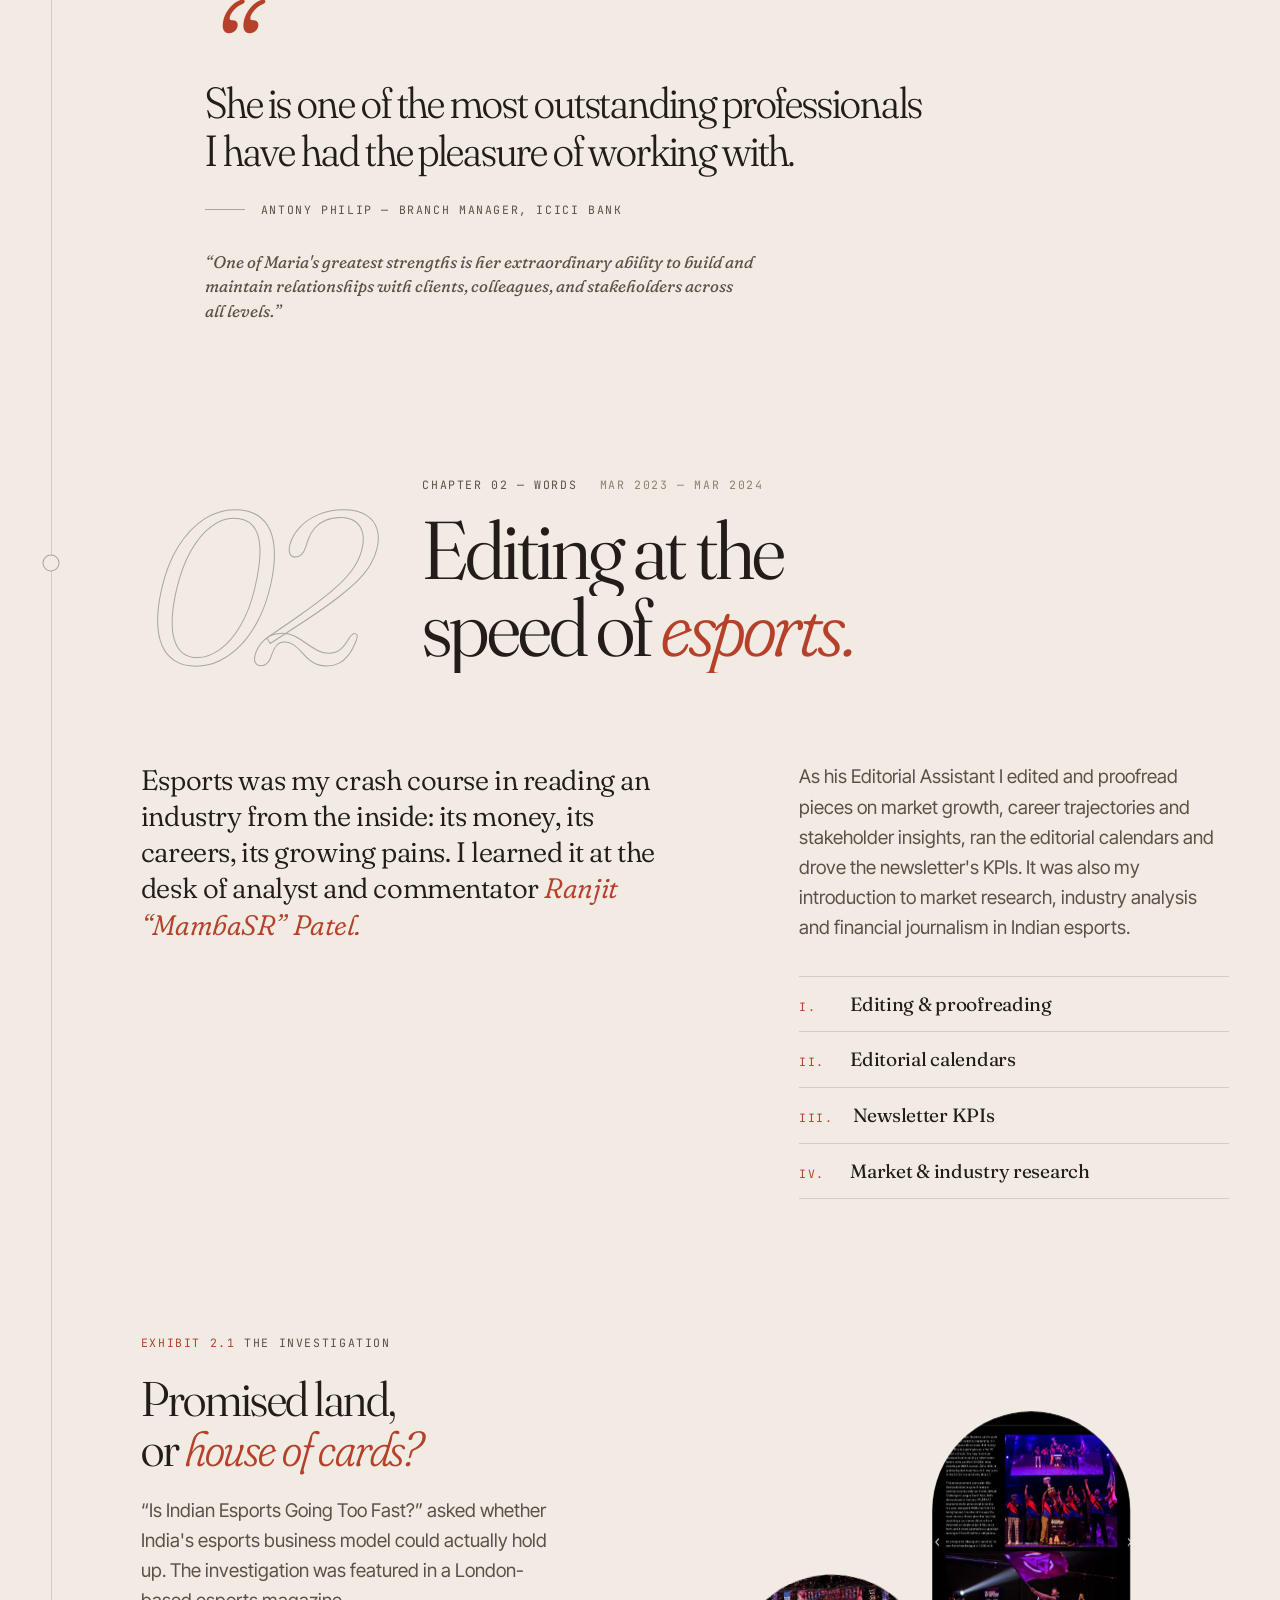
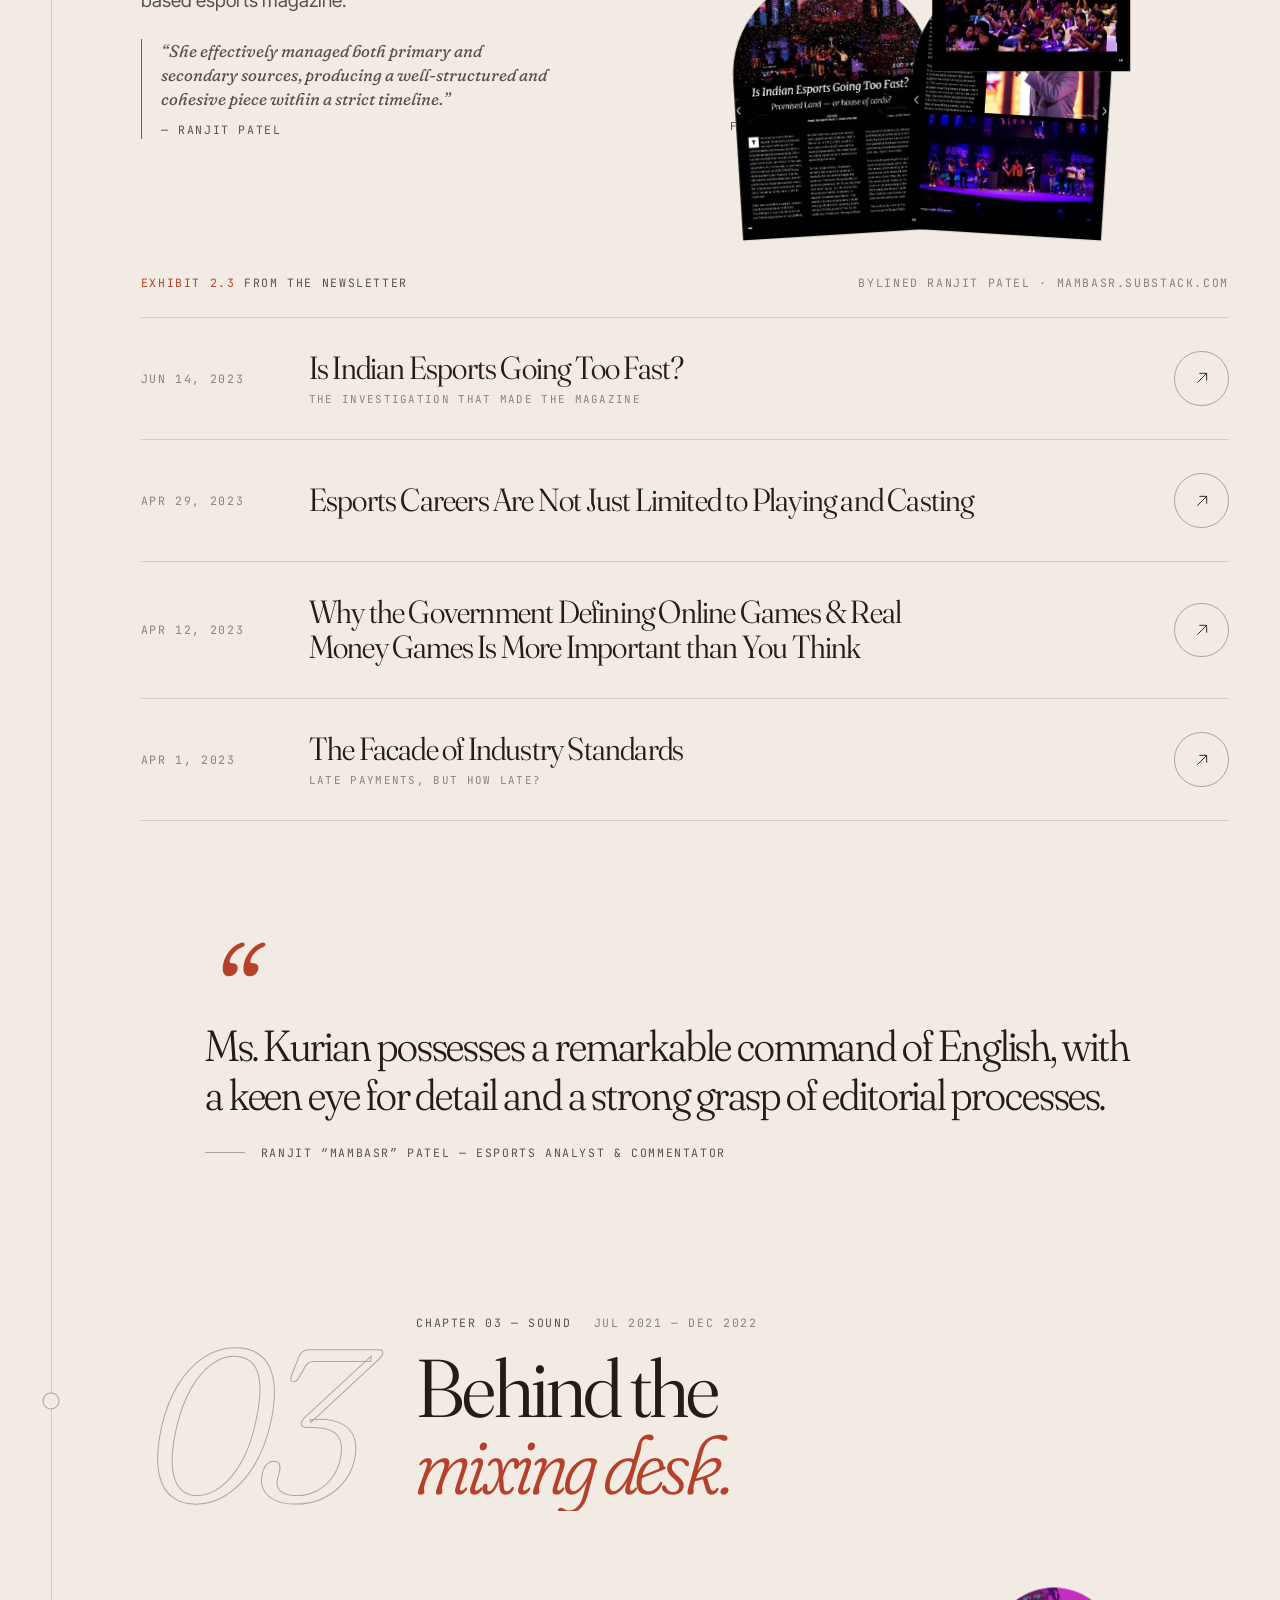
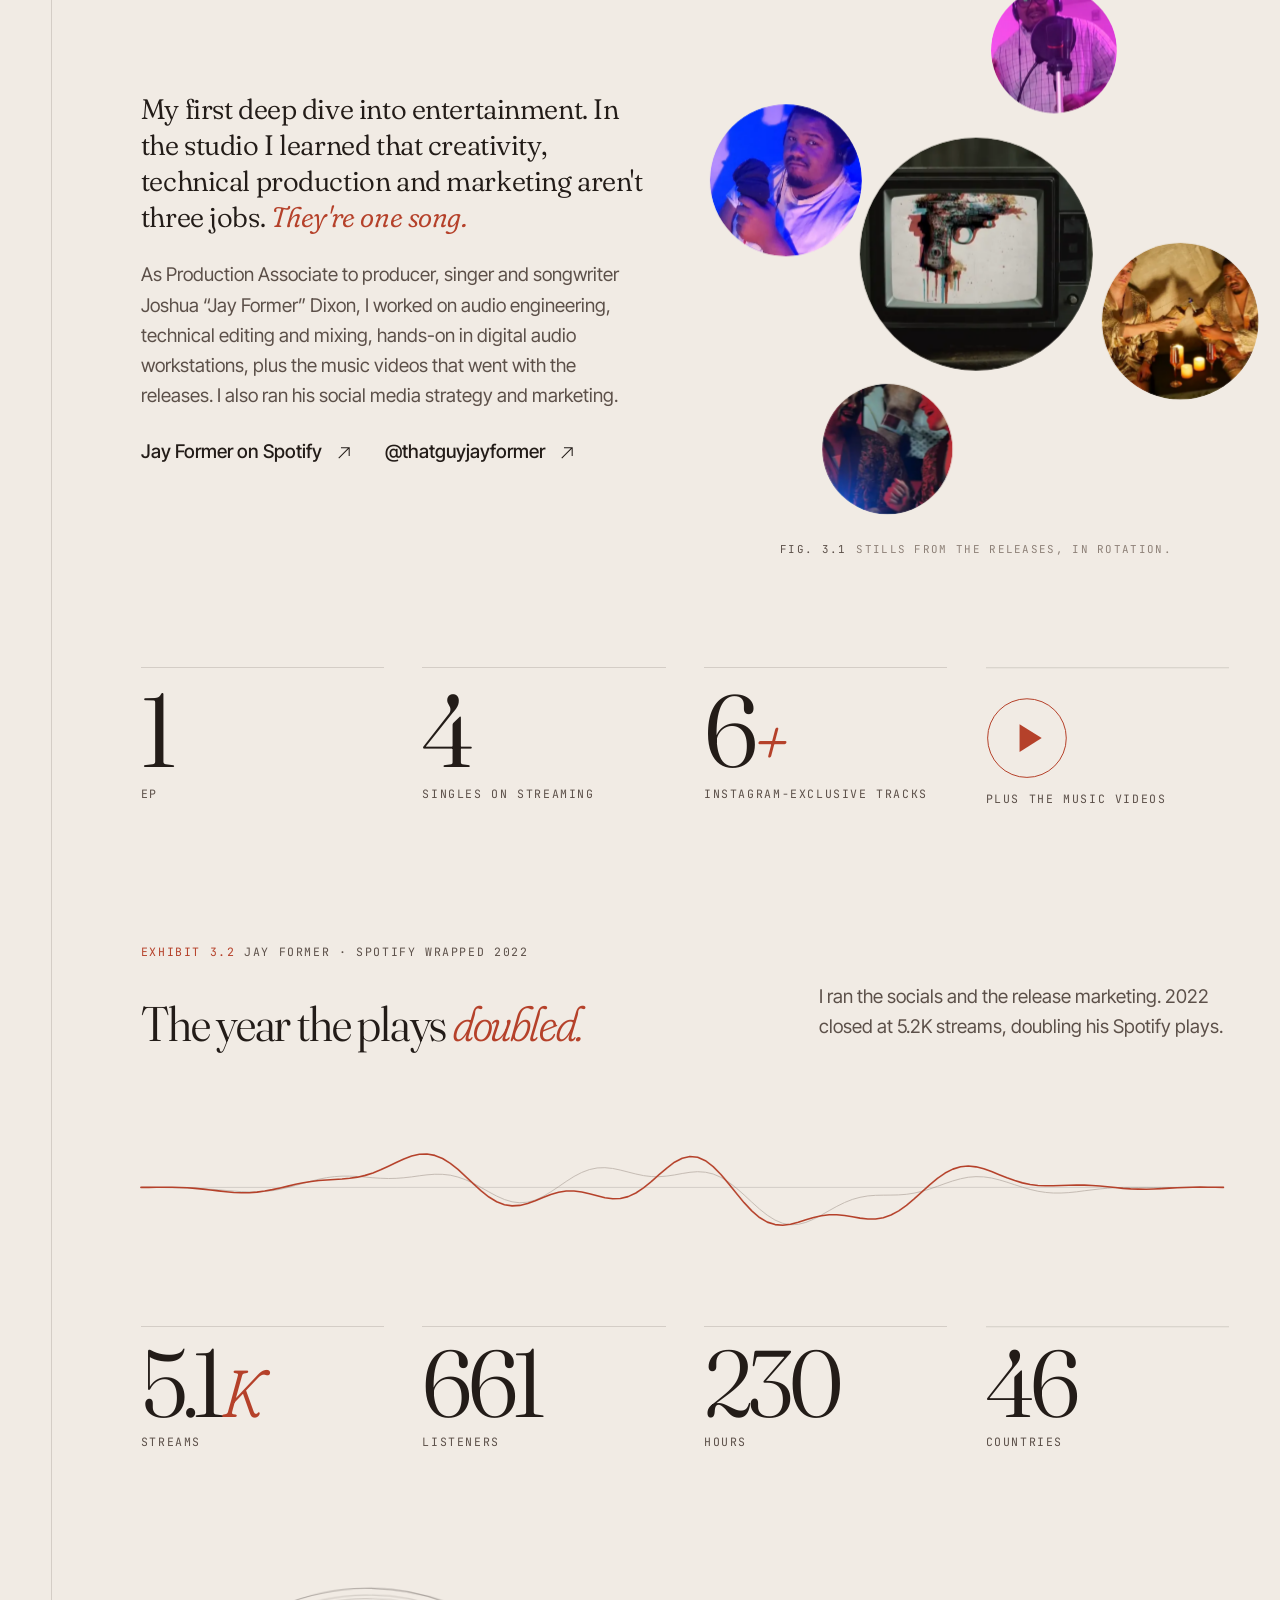
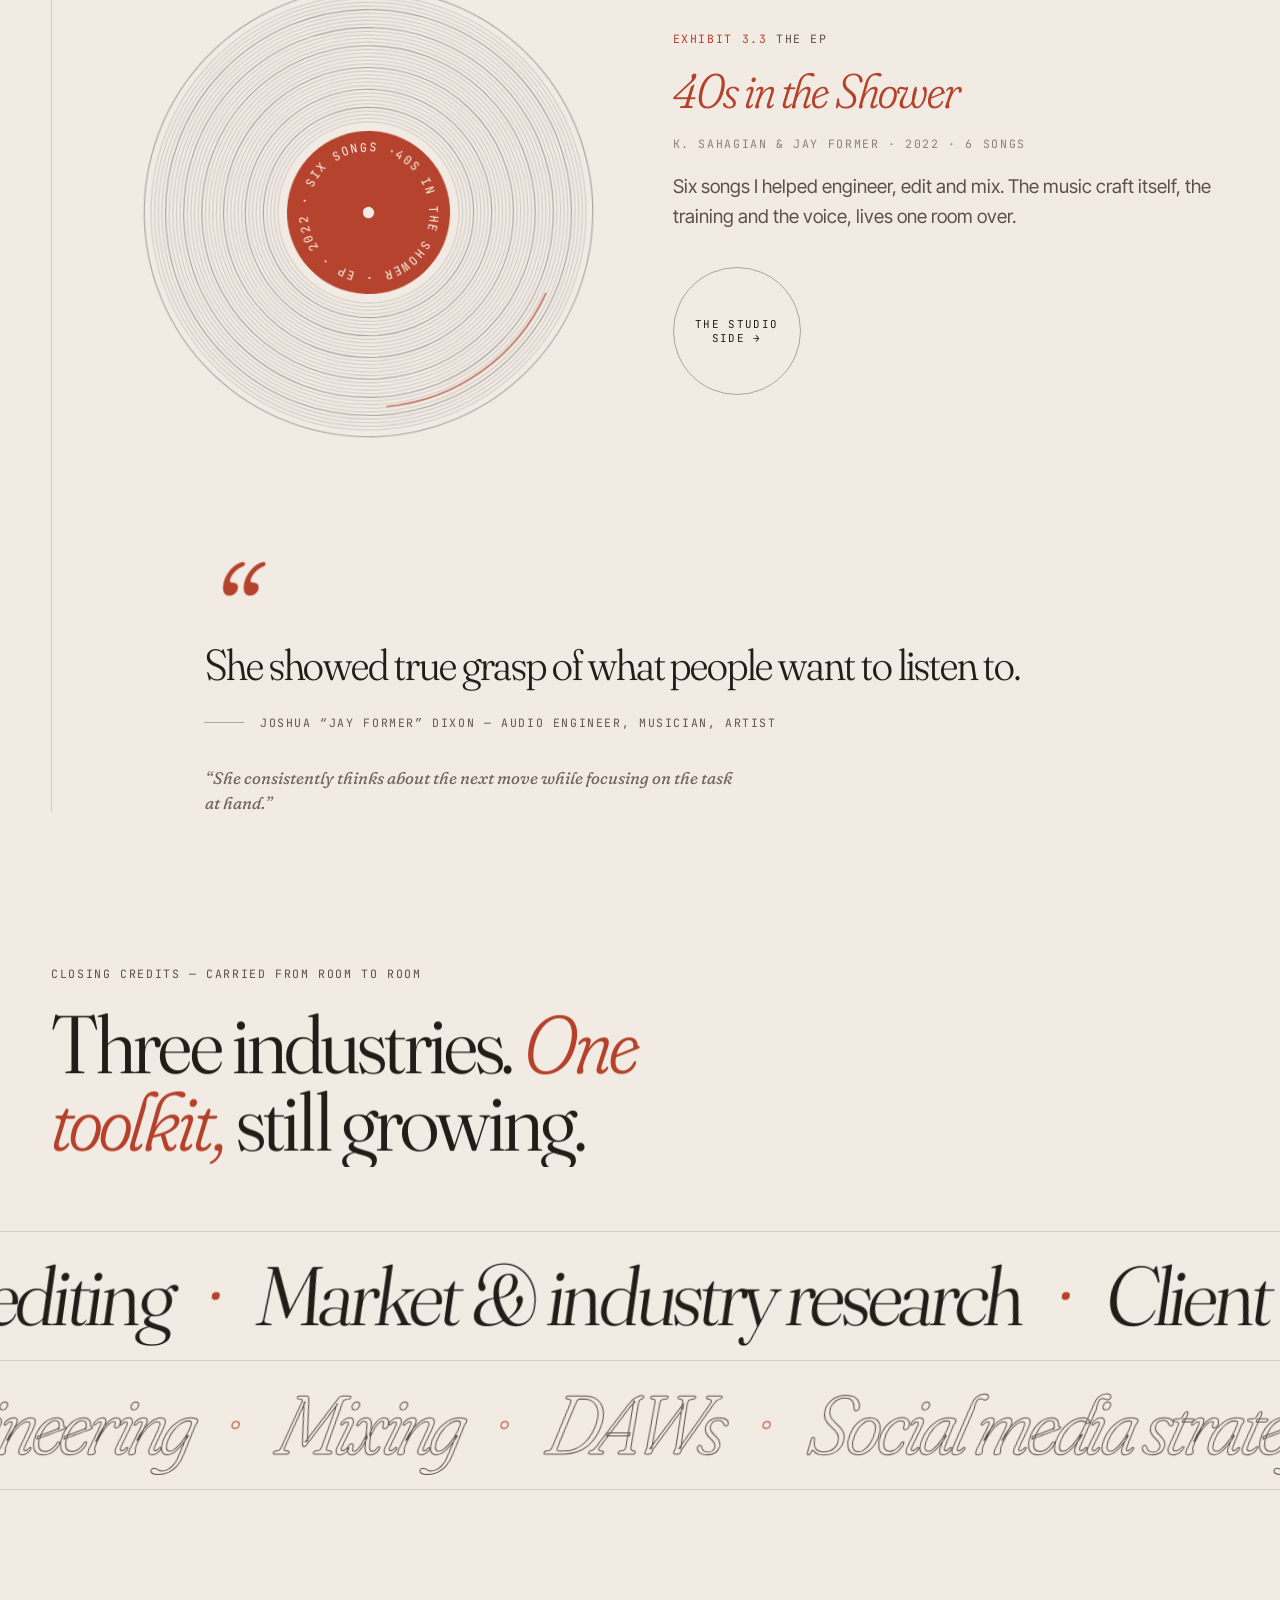
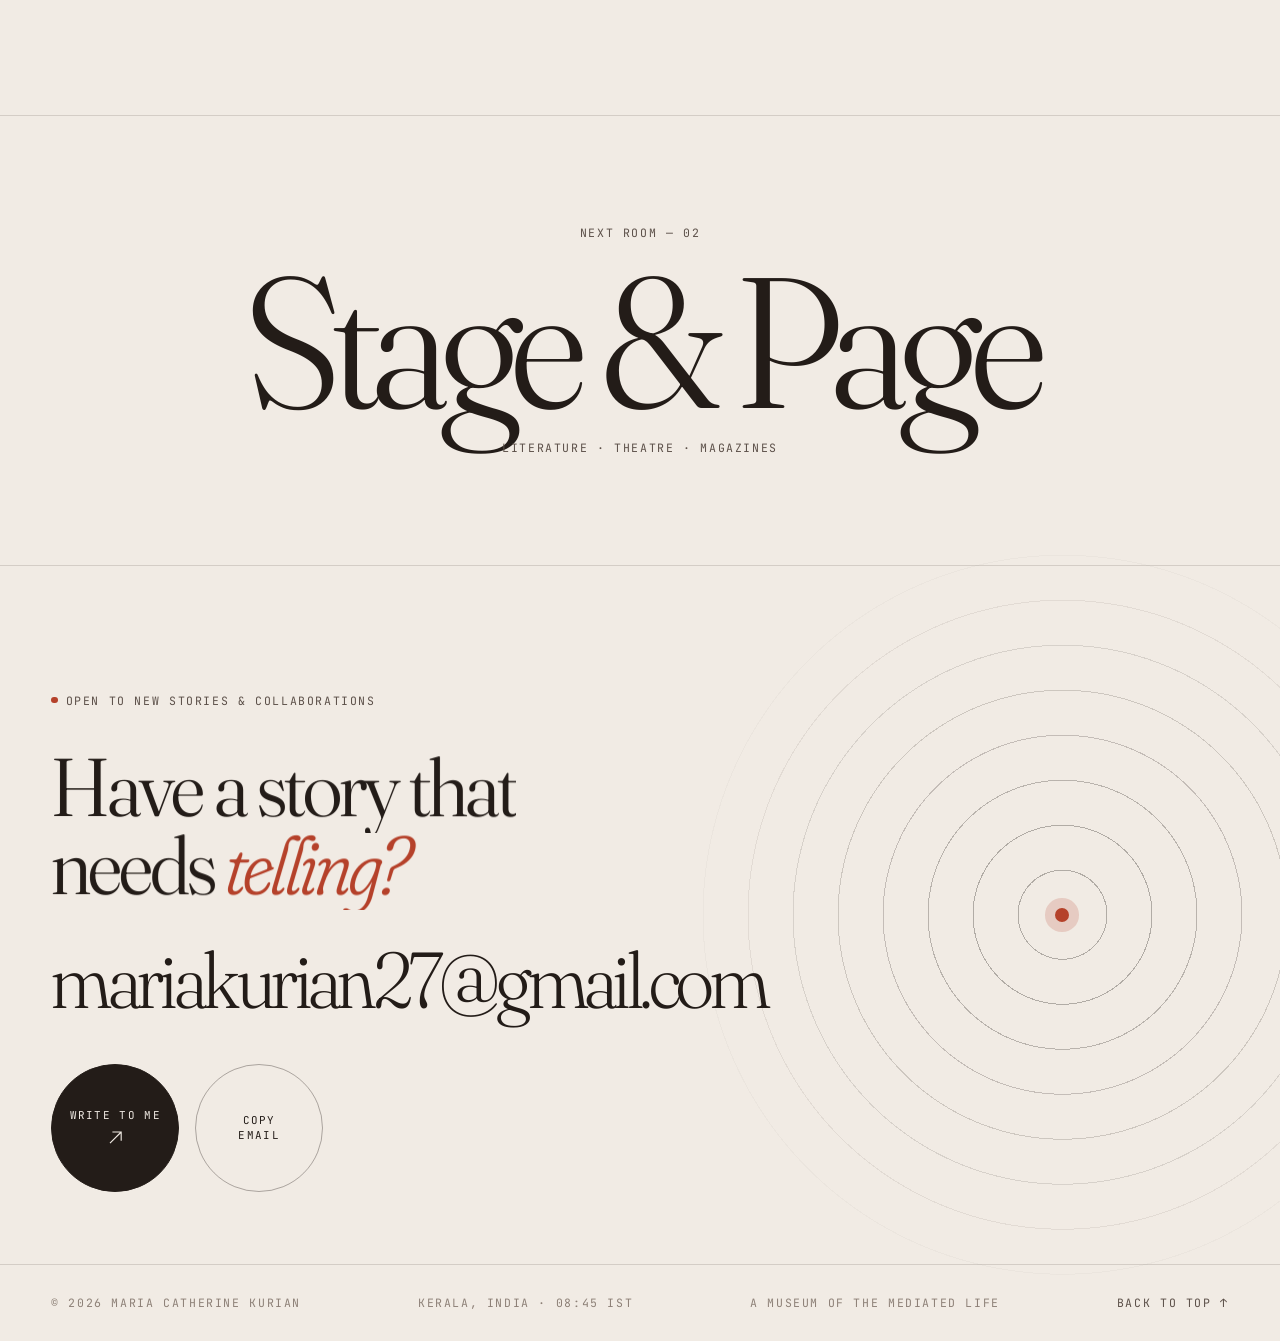
<file: work.html>
<!doctype html>
<html lang="en" data-theme="light">
<head>
  <meta charset="utf-8">
  <meta name="viewport" content="width=device-width, initial-scale=1, viewport-fit=cover">
  <title>The Ledger — Work · Maria Catherine Kurian</title>
  <meta name="description" content="Wealth management at ICICI Bank, esports editorial with MambaSR and music production with Jay Former.">
  <meta name="theme-color" content="#f1ebe4">
  <meta property="og:title" content="The Ledger — Work · Maria Catherine Kurian">
  <meta property="og:description" content="Wealth management at ICICI Bank, esports editorial with MambaSR and music production with Jay Former.">
  <meta property="og:type" content="website">
  <meta property="og:image" content="assets/img/me-wind-1600.webp">
  <link rel="icon" href="assets/favicon.svg" type="image/svg+xml">
  <link rel="preconnect" href="https://fonts.googleapis.com">
  <link rel="preconnect" href="https://fonts.gstatic.com" crossorigin>
  <link rel="stylesheet" href="https://fonts.googleapis.com/css2?family=Fraunces:ital,opsz,wght,SOFT,WONK@0,9..144,300..700,0..100,0..1;1,9..144,300..700,0..100,0..1&family=Inter+Tight:wght@400;500;600&family=JetBrains+Mono:wght@400;500&display=swap">
  <script>
    (function(){var d=document.documentElement;d.classList.add('js');
    try{var t=localStorage.getItem('mk-theme');if(!t){t=matchMedia('(prefers-color-scheme: dark)').matches?'dark':'light'}d.setAttribute('data-theme',t)}catch(e){}
    var rm=matchMedia('(prefers-reduced-motion: reduce)').matches||/[?&]static/.test(location.search);
    try{if(!rm&&sessionStorage.getItem('mk-arrive'))d.classList.add('is-arriving');
    if(!rm&&d.hasAttribute('data-preload')&&!sessionStorage.getItem('mk-visited'))d.classList.add('is-arriving','is-preloading')}catch(e){}
    setTimeout(function(){if(!window.MK||!window.MK.booted){d.classList.add('no-anim');d.classList.remove('is-arriving','is-preloading')}},4000)})();
  </script>
  <link rel="stylesheet" href="assets/css/main.css">
  <link rel="stylesheet" href="assets/css/pages/work.css">
</head>
<body data-page="work" data-title="The Ledger">
  <a class="skip" href="#main">Skip to content</a>
  <div class="grain" aria-hidden="true"></div>

  <div class="curtain" aria-hidden="true" data-curtain>
    <svg viewBox="0 0 100 100" preserveAspectRatio="none"><path d="M0 0 L0 100 L100 100 L100 0 Z"/></svg>
    <div class="curtain__inner"><p class="curtain__title">The Ledger</p></div>
  </div>

  <header class="header" data-header>
    <a class="brand" href="index.html" aria-label="Maria Catherine Kurian, home" data-magnetic="0.2">
      <span class="brand__mark">
        <svg viewBox="0 0 48 48" aria-hidden="true"><circle class="brand__track" cx="24" cy="24" r="23"/><circle class="brand__progress" cx="24" cy="24" r="23" pathLength="1"/></svg>
        <span>mk</span>
      </span>
      <span class="brand__name">Maria Kurian<small>Multimedia storyteller</small></span>
    </a>
    <nav class="nav" aria-label="Primary">
      <a href="work.html"><sup>01</sup><span data-roll>Work</span></a>
      <a href="campus.html"><sup>02</sup><span data-roll>Campus</span></a>
      <a href="lens.html"><sup>03</sup><span data-roll>Lens</span></a>
      <a href="sound.html"><sup>04</sup><span data-roll>Sound</span></a>
    </nav>
    <div class="header__actions">
      <a class="hello" href="#contact"><span data-roll>Say hello</span></a>
      <button class="icon-btn theme-toggle" type="button" data-theme-toggle data-magnetic="0.4" aria-label="Switch theme">
        <svg viewBox="0 0 24 24" aria-hidden="true">
          <mask id="tt-mask"><rect x="-4" y="-4" width="32" height="32" fill="#fff"/><circle class="tt__cut" cx="30" cy="2" r="6.5" fill="#000"/></mask>
          <circle class="tt__core" cx="12" cy="12" r="5" fill="currentColor" mask="url(#tt-mask)"/>
          <g class="tt__rays" stroke="currentColor" stroke-width="1.6" stroke-linecap="round"><path d="M12 1.8v2M12 20.2v2M1.8 12h2M20.2 12h2M4.8 4.8l1.4 1.4M17.8 17.8l1.4 1.4M4.8 19.2l1.4-1.4M17.8 6.2l1.4-1.4"/></g>
        </svg>
      </button>
      <button class="icon-btn menu-btn" type="button" data-menu-toggle aria-expanded="false" aria-controls="menu" aria-label="Open menu"><span></span><span></span></button>
    </div>
  </header>

  <div class="menu" id="menu" data-menu aria-hidden="true">
    <nav class="menu__links" aria-label="Menu">
      <a href="index.html"><span class="menu__num">00</span><span class="menu__t">The Foyer</span></a>
      <a href="work.html"><span class="menu__num">01</span><span class="menu__t">The Ledger</span></a>
      <a href="campus.html"><span class="menu__num">02</span><span class="menu__t">Stage &amp; Page</span></a>
      <a href="lens.html"><span class="menu__num">03</span><span class="menu__t">The Lens</span></a>
      <a href="sound.html"><span class="menu__num">04</span><span class="menu__t">Sound &amp; Voice</span></a>
    </nav>
    <div class="menu__foot">
      <a class="ulink ulink--on" href="mailto:mariakurian27@gmail.com">mariakurian27@gmail.com</a>
      <span class="label">Kerala, India</span>
    </div>
  </div>

  <main id="main">
<!-- PAGE CONTENT START -->
<section class="w-hero page-hero" aria-labelledby="w-title">
  <div class="wrap w-hero__inner">
    <div class="w-hero__top">
      <p class="room-tag" data-reveal="fade" data-intro="0.1"><span class="room-tag__n">01</span><span class="label">Room 01 — The Ledger</span></p>
      <p class="label w-hero__meta" data-reveal="fade" data-intro="0.3">Work, 2021 — now<br><span>Three industries, one notebook</span></p>
    </div>

    <h1 class="w-hero__title display t-mega" id="w-title">
      <span class="hl"><span class="hl__in">Numbers,<span class="w-glyph w-glyph--orbit" aria-hidden="true"><svg viewBox="0 0 100 100"><circle class="g-ring" cx="50" cy="50" r="44"/><circle class="g-ring g-ring--in" cx="50" cy="50" r="27"/><g class="g-spin"><circle class="g-dot" cx="50" cy="6" r="6"/></g><g class="g-spin g-spin--rev"><circle class="g-dot g-dot--ink" cx="50" cy="23" r="4"/></g><circle class="g-core" cx="50" cy="50" r="9"/></svg></span></span></span>
      <span class="hl"><span class="hl__in"><span class="w-glyph w-glyph--arch media shape-arch" aria-hidden="true"><img src="assets/img/mamba-2-800.webp" width="608" height="800" alt="" decoding="async"></span><em>words</em> &amp;</span></span>
      <span class="hl"><span class="hl__in">waveforms.<span class="w-glyph w-glyph--circle media shape-circle" aria-hidden="true"><img src="assets/img/jay-blue-800.webp" width="378" height="505" alt="" decoding="async"></span></span></span>
    </h1>

    <div class="w-hero__foot">
      <p class="lead w-hero__lead" data-reveal="up" data-intro="0.9">I studied literature, then kept walking into industries I didn't understand yet, and staying until I could read them. <em>Money, words, sound.</em> Three rooms, one habit.</p>
      <nav class="w-index" aria-label="Chapters">
        <a href="#ch-money" class="w-index__row" data-reveal="up" data-intro="1.0"><span class="label">01</span><span class="w-index__t vf">Money</span><span class="label w-index__m">ICICI Bank · 2024 — now</span></a>
        <a href="#ch-words" class="w-index__row" data-reveal="up" data-intro="1.08"><span class="label">02</span><span class="w-index__t vf">Words</span><span class="label w-index__m">MambaSR · 2023 — 24</span></a>
        <a href="#ch-sound" class="w-index__row" data-reveal="up" data-intro="1.16"><span class="label">03</span><span class="w-index__t vf">Sound</span><span class="label w-index__m">Jay Former · 2021 — 22</span></a>
      </nav>
    </div>
  </div>
</section>

<section class="w-preface section" aria-label="Preface">
  <div class="wrap">
    <p class="label w-preface__label">Preface — read newest first</p>
    <p class="w-preface__text display t-l" data-words>A literature degree teaches you that every world runs on its own grammar. So I went looking for new ones: the grammar of money at a bank, of stories in esports media, of sound in a studio. Each one taught me how an industry really works, from the inside.</p>
  </div>
</section>

<div class="ledger" data-ledger>
  <div class="ledger__thread" aria-hidden="true"><span class="ledger__track"></span><span class="ledger__fill"></span><span class="ledger__bead"></span></div>

  <!-- ============ CHAPTER 01 — MONEY ============ -->
  <article class="ch ch--money" id="ch-money" aria-labelledby="ch1-t">
    <span class="ch__node" aria-hidden="true"></span>
    <header class="ch__head wrap">
      <span class="ch__num" aria-hidden="true">01</span>
      <div class="ch__titles">
        <p class="label ch__kicker">Chapter 01 — Money <span>Aug 2024 — present</span></p>
        <h2 class="display t-xl" id="ch1-t" data-split="lines">Learning to speak <em>money.</em></h2>
      </div>
    </header>

    <div class="ch__body wrap">
      <div class="money">
        <div class="money__story">
          <p class="lead" data-reveal="up">After a degree spent reading the world, I wanted to understand the economy that runs it, and to get <em>financially smarter</em> myself. So the literature graduate walked into a bank.</p>
          <p class="body" data-reveal="up">I'm a Relationship Manager on the Wealth &amp; Trade desk at ICICI Bank's MG Road branch in Kochi: Kerala's first ICICI branch, and India's 10th. It's a high-stakes branch and the work is wealth management sales. I look after almost 200 high-net-worth clients, individuals and corporate entities alike, and find where fixed deposits, loans and investments can add real value for each of them.</p>

          <dl class="rows" data-rows>
            <div class="rows__r"><dt class="label">House</dt><dd>ICICI Bank Ltd</dd></div>
            <div class="rows__r"><dt class="label">Desk</dt><dd>Wealth &amp; Trade</dd></div>
            <div class="rows__r"><dt class="label">Branch</dt><dd>MG Road, Kochi</dd></div>
            <div class="rows__r"><dt class="label">Clients</dt><dd>~200 HNI clients</dd></div>
            <div class="rows__r"><dt class="label">Products</dt><dd>FDs · Loans · Investments</dd></div>
            <div class="rows__r"><dt class="label">Since</dt><dd>August 2024</dd></div>
          </dl>
        </div>

        <figure class="orbit" data-orbit>
          <div class="orbit__stage">
            <svg class="orbit__svg" viewBox="0 0 600 600" aria-hidden="true">
              <g class="orbit__rings">
                <circle cx="300" cy="300" r="132"/>
                <circle cx="300" cy="300" r="176"/>
                <circle cx="300" cy="300" r="220"/>
                <circle cx="300" cy="300" r="266"/>
              </g>
              <g class="orbit__dots"></g>
            </svg>
            <div class="orbit__center">
              <span class="label">almost</span>
              <span class="orbit__n display num" data-count="200">200</span>
              <span class="label">client relationships</span>
            </div>
          </div>
          <figcaption><b>Fig. 1.1</b> One dot per high-net-worth relationship, individuals and corporates, kept in orbit.</figcaption>
        </figure>
      </div>

      <div class="notes">
        <div class="notes__n" data-reveal="up">
          <p class="label"><span class="accent">Note 1.2</span> The mentor</p>
          <p class="body">I learn from Antony Philip, former Regional Head of Sales and now our Branch Manager. Watching him read market dynamics, shape a sales strategy and engage a client is a masterclass that runs every working day.</p>
        </div>
        <div class="notes__n" data-reveal="up" data-delay="0.12">
          <p class="label"><span class="accent">Note 1.3</span> The spark</p>
          <p class="body">The job lit an unexpected fuse: <strong>financial journalism</strong>. My reading list now runs on investigative work from Bloomberg and Hindenburg Research, where the numbers and the narrative finally meet.</p>
        </div>
      </div>

      <blockquote class="quote ch__quote" data-quote>
        <span class="quote__mark" aria-hidden="true">“</span>
        <p class="quote__text" data-split="lines">She is one of the most outstanding professionals I have had the pleasure of working with.</p>
        <footer class="quote__by"><span class="label">Antony Philip — Branch Manager, ICICI Bank</span></footer>
        <p class="ch__quote-2 body">“One of Maria's greatest strengths is her extraordinary ability to build and maintain relationships with clients, colleagues, and stakeholders across all levels.”</p>
      </blockquote>
    </div>
  </article>

  <!-- ============ CHAPTER 02 — WORDS ============ -->
  <article class="ch ch--words" id="ch-words" aria-labelledby="ch2-t">
    <span class="ch__node" aria-hidden="true"></span>
    <header class="ch__head wrap">
      <span class="ch__num" aria-hidden="true">02</span>
      <div class="ch__titles">
        <p class="label ch__kicker">Chapter 02 — Words <span>Mar 2023 — Mar 2024</span></p>
        <h2 class="display t-xl" id="ch2-t" data-split="lines">Editing at the speed of <em>esports.</em></h2>
      </div>
    </header>

    <div class="ch__body wrap">
      <div class="words">
        <p class="lead words__lead" data-reveal="up">Esports was my crash course in reading an industry from the inside: its money, its careers, its growing pains. I learned it at the desk of analyst and commentator <em>Ranjit “MambaSR” Patel.</em></p>
        <div class="words__side">
          <p class="body" data-reveal="up">As his Editorial Assistant I edited and proofread pieces on market growth, career trajectories and stakeholder insights, ran the editorial calendars and drove the newsletter's KPIs. It was also my introduction to market research, industry analysis and financial journalism in Indian esports.</p>
          <ul class="duties" data-reveal="up">
            <li><span class="label">i.</span>Editing &amp; proofreading</li>
            <li><span class="label">ii.</span>Editorial calendars</li>
            <li><span class="label">iii.</span>Newsletter KPIs</li>
            <li><span class="label">iv.</span>Market &amp; industry research</li>
          </ul>
        </div>
      </div>

      <div class="spread">
        <div class="spread__head">
          <p class="label"><span class="accent">Exhibit 2.1</span> The investigation</p>
          <h3 class="display t-l" data-split="lines">Promised land, or <em>house of cards?</em></h3>
          <p class="body" data-reveal="up">“Is Indian Esports Going Too Fast?” asked whether India's esports business model could actually hold up. The investigation was featured in a London-based esports magazine.</p>
          <p class="spread__aside" data-reveal="up">“She effectively managed both primary and secondary sources, producing a well-structured and cohesive piece within a strict timeline.” <span class="label">— Ranjit Patel</span></p>
        </div>
        <div class="fan" data-fan>
          <div class="fan__stage">
            <div class="fan__i fan__i--1"><figure class="media shape-arch" data-lightbox="mamba" data-caption="“Is Indian Esports Going Too Fast?” — page one" data-meta="Featured in a London-based esports magazine"><img src="assets/img/mamba-1-800.webp" srcset="assets/img/mamba-1-800.webp 800w, assets/img/mamba-1-1600.webp 1600w" sizes="(max-width: 760px) 46vw, 20vw" width="622" height="800" alt="Magazine page from the feature Is Indian Esports Going Too Fast?" loading="lazy" decoding="async"></figure></div>
            <div class="fan__i fan__i--2"><figure class="media shape-arch" data-lightbox="mamba" data-caption="“Is Indian Esports Going Too Fast?” — page two" data-meta="Featured in a London-based esports magazine"><img src="assets/img/mamba-2-800.webp" srcset="assets/img/mamba-2-800.webp 800w, assets/img/mamba-2-1600.webp 1600w" sizes="(max-width: 760px) 46vw, 20vw" width="608" height="800" alt="Second page of the esports magazine feature" loading="lazy" decoding="async"></figure></div>
            <div class="fan__i fan__i--3"><figure class="media shape-arch" data-lightbox="mamba" data-caption="“Is Indian Esports Going Too Fast?” — page three" data-meta="Featured in a London-based esports magazine"><img src="assets/img/mamba-3-800.webp" srcset="assets/img/mamba-3-800.webp 800w, assets/img/mamba-3-1600.webp 1600w" sizes="(max-width: 760px) 46vw, 20vw" width="600" height="800" alt="Third page of the esports magazine feature" loading="lazy" decoding="async"></figure></div>
          </div>
          <p class="fan__cap caption"><b>Fig. 2.2</b> The spread, three pages. Tap to read.</p>
        </div>
      </div>

      <div class="arts">
        <div class="arts__head">
          <p class="label"><span class="accent">Exhibit 2.3</span> From the newsletter</p>
          <p class="label arts__by">Bylined Ranjit Patel · mambasr.substack.com</p>
        </div>
        <ol class="arts__list">
          <li><a class="art" href="https://mambasr.substack.com" target="_blank" rel="noopener" data-preview="assets/img/mamba-1-800.webp" data-cursor="Read">
            <span class="art__date label">Jun 14, 2023</span>
            <span class="art__t">Is Indian Esports Going Too Fast?<small>The investigation that made the magazine</small></span>
            <span class="art__go" aria-hidden="true"><svg viewBox="0 0 24 24" fill="none" stroke="currentColor" stroke-width="1.4"><path d="M5 19L19 5M8 5h11v11"/></svg></span>
          </a></li>
          <li><a class="art" href="https://mambasr.substack.com" target="_blank" rel="noopener" data-cursor="Read">
            <span class="art__date label">Apr 29, 2023</span>
            <span class="art__t">Esports Careers Are Not Just Limited to Playing and Casting</span>
            <span class="art__go" aria-hidden="true"><svg viewBox="0 0 24 24" fill="none" stroke="currentColor" stroke-width="1.4"><path d="M5 19L19 5M8 5h11v11"/></svg></span>
          </a></li>
          <li><a class="art" href="https://mambasr.substack.com" target="_blank" rel="noopener" data-cursor="Read">
            <span class="art__date label">Apr 12, 2023</span>
            <span class="art__t">Why the Government Defining Online Games &amp; Real Money Games Is More Important than You Think</span>
            <span class="art__go" aria-hidden="true"><svg viewBox="0 0 24 24" fill="none" stroke="currentColor" stroke-width="1.4"><path d="M5 19L19 5M8 5h11v11"/></svg></span>
          </a></li>
          <li><a class="art" href="https://mambasr.substack.com" target="_blank" rel="noopener" data-cursor="Read">
            <span class="art__date label">Apr 1, 2023</span>
            <span class="art__t">The Facade of Industry Standards<small>Late payments, but how late?</small></span>
            <span class="art__go" aria-hidden="true"><svg viewBox="0 0 24 24" fill="none" stroke="currentColor" stroke-width="1.4"><path d="M5 19L19 5M8 5h11v11"/></svg></span>
          </a></li>
        </ol>
      </div>

      <blockquote class="quote ch__quote" data-quote>
        <span class="quote__mark" aria-hidden="true">“</span>
        <p class="quote__text" data-split="lines">Ms. Kurian possesses a remarkable command of English, with a keen eye for detail and a strong grasp of editorial processes.</p>
        <footer class="quote__by"><span class="label">Ranjit “MambaSR” Patel — Esports analyst &amp; commentator</span></footer>
      </blockquote>
    </div>
  </article>

  <!-- ============ CHAPTER 03 — SOUND ============ -->
  <article class="ch ch--sound" id="ch-sound" aria-labelledby="ch3-t">
    <span class="ch__node" aria-hidden="true"></span>
    <header class="ch__head wrap">
      <span class="ch__num" aria-hidden="true">03</span>
      <div class="ch__titles">
        <p class="label ch__kicker">Chapter 03 — Sound <span>Jul 2021 — Dec 2022</span></p>
        <h2 class="display t-xl" id="ch3-t" data-split="lines">Behind the <em>mixing desk.</em></h2>
      </div>
    </header>

    <div class="ch__body wrap">
      <div class="sound">
        <div class="sound__story">
          <p class="lead" data-reveal="up">My first deep dive into entertainment. In the studio I learned that creativity, technical production and marketing aren't three jobs. <em>They're one song.</em></p>
          <p class="body" data-reveal="up">As Production Associate to producer, singer and songwriter Joshua “Jay Former” Dixon, I worked on audio engineering, technical editing and mixing, hands-on in digital audio workstations, plus the music videos that went with the releases. I also ran his social media strategy and marketing.</p>
          <p class="sound__links" data-reveal="up">
            <a class="arrow-link" href="https://open.spotify.com/artist/3YQbfF1f9gRMbz15zJlHxC" target="_blank" rel="noopener"><span class="ulink">Jay Former on Spotify</span><svg viewBox="0 0 24 24" fill="none" stroke="currentColor" stroke-width="1.4" aria-hidden="true"><path d="M5 19L19 5M8 5h11v11"/></svg></a>
            <a class="arrow-link" href="https://www.instagram.com/thatguyjayformer/" target="_blank" rel="noopener"><span class="ulink">@thatguyjayformer</span><svg viewBox="0 0 24 24" fill="none" stroke="currentColor" stroke-width="1.4" aria-hidden="true"><path d="M5 19L19 5M8 5h11v11"/></svg></a>
          </p>
        </div>
        <div class="stills" data-stills>
          <div class="stills__orb">
            <div class="stills__i stills__i--c"><figure class="media shape-circle" data-lightbox="jay" data-caption="Music video still — Jay Former" data-meta="Production, 2021 — 22"><img src="assets/img/jay-tv-800.webp" width="528" height="463" alt="Music video still: a glitching gun on a retro television" loading="lazy" decoding="async"></figure></div>
            <div class="stills__i stills__i--1"><figure class="media shape-circle" data-lightbox="jay" data-caption="Jay Former, in blue" data-meta="Production, 2021 — 22"><img src="assets/img/jay-blue-800.webp" width="378" height="505" alt="Jay Former lit in blue" loading="lazy" decoding="async"></figure></div>
            <div class="stills__i stills__i--2"><figure class="media shape-circle" data-lightbox="jay" data-caption="Jay Former, in pink" data-meta="Production, 2021 — 22"><img src="assets/img/jay-pink-800.webp" width="374" height="500" alt="Jay Former lit in pink" loading="lazy" decoding="async"></figure></div>
            <div class="stills__i stills__i--3"><figure class="media shape-circle" data-lightbox="jay" data-caption="Candlelight session" data-meta="Production, 2021 — 22"><img src="assets/img/jay-candles-800.webp" width="375" height="497" alt="Jay Former by candlelight" loading="lazy" decoding="async"></figure></div>
            <div class="stills__i stills__i--4"><figure class="media shape-circle" data-lightbox="jay" data-caption="The duo shot" data-meta="Production, 2021 — 22"><img src="assets/img/jay-duo-800.webp" width="369" height="503" alt="Two musicians posing together" loading="lazy" decoding="async"></figure></div>
          </div>
          <p class="caption stills__cap"><b>Fig. 3.1</b> Stills from the releases, in rotation.</p>
        </div>
      </div>

      <ul class="tally" aria-label="Releases I worked on">
        <li class="tally__i"><span class="tally__n display num" data-count="1">1</span><span class="label">EP</span></li>
        <li class="tally__i"><span class="tally__n display num" data-count="4">4</span><span class="label">Singles on streaming</span></li>
        <li class="tally__i"><span class="tally__n display num"><span data-count="6">6</span><em>+</em></span><span class="label">Instagram-exclusive tracks</span></li>
        <li class="tally__i"><span class="tally__n tally__play" aria-hidden="true"><svg viewBox="0 0 100 100"><circle cx="50" cy="50" r="48"/><path d="M41 33 L68 50 L41 67 Z"/></svg></span><span class="label">Plus the music videos</span></li>
      </ul>

      <section class="wrapped" aria-labelledby="wrapped-t">
        <div class="wrapped__head">
          <p class="label"><span class="accent">Exhibit 3.2</span> Jay Former · Spotify Wrapped 2022</p>
          <h3 class="display t-l" id="wrapped-t" data-split="lines">The year the plays <em>doubled.</em></h3>
          <p class="body" data-reveal="up">I ran the socials and the release marketing. 2022 closed at 5.2K streams, doubling his Spotify plays.</p>
        </div>
        <div class="wave" data-wave aria-hidden="true">
          <svg viewBox="0 0 1200 240" preserveAspectRatio="none"><line class="wave__mid" x1="0" y1="120" x2="1200" y2="120"/><path class="wave__ghost" d="M0 120 L1200 120"/><path class="wave__line" d="M0 120 L1200 120"/></svg>
        </div>
        <dl class="stats">
          <div class="stats__i"><dt class="label">Streams</dt><dd class="display num"><span data-count="5.2" data-decimals="1">5.2</span><em>K</em></dd></div>
          <div class="stats__i"><dt class="label">Listeners</dt><dd class="display num"><span data-count="671">671</span></dd></div>
          <div class="stats__i"><dt class="label">Hours</dt><dd class="display num"><span data-count="234">234</span></dd></div>
          <div class="stats__i"><dt class="label">Countries</dt><dd class="display num"><span data-count="47">47</span></dd></div>
        </dl>
      </section>

      <div class="ep">
        <div class="vinyl" data-vinyl aria-hidden="true">
          <svg viewBox="0 0 400 400">
            <circle class="vinyl__disc" cx="200" cy="200" r="198"/>
            <g class="vinyl__grooves"></g>
            <g class="vinyl__spin">
              <circle class="vinyl__label" cx="200" cy="200" r="72"/>
              <path id="ep-arc" d="M200 200 m-54 0 a54 54 0 1 1 108 0 a54 54 0 1 1 -108 0" fill="none"/>
              <text class="vinyl__txt"><textPath href="#ep-arc">40S IN THE SHOWER · EP · 2022 · SIX SONGS ·</textPath></text>
              <circle class="vinyl__hole" cx="200" cy="200" r="5"/>
              <path class="vinyl__shine" d="M200 28 A172 172 0 0 1 349 114"/>
            </g>
          </svg>
        </div>
        <div class="ep__text">
          <p class="label"><span class="accent">Exhibit 3.3</span> The EP</p>
          <h3 class="display t-l" data-split="lines"><em>40s in the Shower</em></h3>
          <p class="label ep__meta">K. Sahagian &amp; Jay Former · 2022 · 6 songs</p>
          <p class="body" data-reveal="up">Six songs I helped engineer, edit and mix. The music craft itself, the training and the voice, lives one room over.</p>
          <a class="btn-circle ep__btn" href="sound.html" data-magnetic="0.3" data-title="Sound &amp; Voice"><span>The studio<br>side →</span></a>
        </div>
      </div>

      <blockquote class="quote ch__quote" data-quote>
        <span class="quote__mark" aria-hidden="true">“</span>
        <p class="quote__text" data-split="lines">She showed true grasp of what people want to listen to.</p>
        <footer class="quote__by"><span class="label">Joshua “Jay Former” Dixon — Audio engineer, musician, artist</span></footer>
        <p class="ch__quote-2 body">“She consistently thinks about the next move while focusing on the task at hand.”</p>
      </blockquote>
    </div>
  </article>
</div>

<section class="carry section" aria-labelledby="carry-t">
  <div class="wrap carry__head">
    <p class="label">Closing credits — carried from room to room</p>
    <h2 class="display t-xl" id="carry-t" data-split="lines">Three industries. <em>One toolkit,</em> still growing.</h2>
  </div>
  <div class="carry__rows">
    <div class="carry__m" data-marquee="1" data-speed="0.9" data-skew>
      <div class="marquee__track"><span>Client relationships</span><i></i><span>Wealth management sales</span><i></i><span>Financial products</span><i></i><span>Editorial strategy</span><i></i><span>Proofreading &amp; editing</span><i></i><span>Market &amp; industry research</span><i></i></div>
    </div>
    <div class="carry__m carry__m--alt" data-marquee="-1" data-speed="0.7" data-skew>
      <div class="marquee__track"><span>Audio engineering</span><i></i><span>Mixing</span><i></i><span>DAWs</span><i></i><span>Social media strategy</span><i></i><span>Content creation</span><i></i><span>Copywriting</span><i></i></div>
    </div>
  </div>
</section>
<!-- PAGE CONTENT END -->
  </main>

  <footer class="footer" id="contact">
    <a class="next-room" href="campus.html" data-preview="assets/img/shake-trophy-800.webp" data-cursor="Enter">
      <span class="label">Next room — 02</span>
      <span class="next-room__title">Stage &amp; Page</span>
      <span class="next-room__sub label">Literature · Theatre · Magazines</span>
    </a>
    <div class="contact wrap">
      <p class="label label--dot">Open to new stories &amp; collaborations</p>
      <h2 class="contact__title display" data-split="lines">Have a story that needs <em>telling?</em></h2>
      <a class="contact__email" href="mailto:mariakurian27@gmail.com" data-cursor="Write">mariakurian27@gmail.com</a>
      <div class="contact__actions">
        <a class="btn-circle btn-circle--solid" href="mailto:mariakurian27@gmail.com" data-magnetic="0.3"><span>Write to me<br><svg viewBox="0 0 24 24" fill="none" stroke="currentColor" stroke-width="1.4" class="arrow" aria-hidden="true"><path d="M5 19L19 5M8 5h11v11"/></svg></span></a>
        <button class="btn-circle" type="button" data-copy="mariakurian27@gmail.com" data-magnetic="0.3"><span>Copy<br>email</span></button>
      </div>
    </div>
    <div class="footer__bottom wrap">
      <span class="label">© <span data-year>2026</span> Maria Catherine Kurian</span>
      <span class="label">Kerala, India · <time data-clock>--:--</time> IST</span>
      <span class="label">A museum of the mediated life</span>
      <button class="label ulink" type="button" data-top>Back to top ↑</button>
    </div>
  </footer>

  <script src="assets/vendor/gsap.min.js" defer></script>
  <script src="assets/vendor/ScrollTrigger.min.js" defer></script>
  <script src="assets/vendor/SplitText.min.js" defer></script>
  <script src="assets/vendor/Flip.min.js" defer></script>
  <script src="assets/vendor/lenis.min.js" defer></script>
  <script src="assets/js/main.js" defer></script>
  <script src="assets/js/pages/work.js" defer></script>
</body>
</html>
</file>
<file: assets/css/main.css>
/* ==========================================================================
   Maria Catherine Kurian — A museum of the mediated life
   Core design system. Shared by every page.
   Rule of the house: no boxes, no cards, no rectangles.
   Shapes are arches, circles, ovals, capsules and leaves. Structure is type,
   hairlines and space.
   ========================================================================== */

/* ---------- Tokens ---------- */
:root {
  --bg: #f1ebe4;
  --bg-2: #e7ddd3;
  --ink: #231c18;
  --ink-2: #5c5049;
  --ink-3: #8d8077;
  --line: rgba(35, 28, 24, 0.14);
  --line-strong: rgba(35, 28, 24, 0.34);
  --accent: #b5412a;
  --accent-ink: #fff5ee;
  --teal: #2c6962;
  --gold: #a87a2e;
  --curtain: #1b1512;
  --curtain-ink: #f1ebe4;
  --glass: rgba(241, 235, 228, 0.62);
  --grain-opacity: 0.075;
  --grain-invert: 0;

  --f-display: "Fraunces", "Iowan Old Style", "Palatino Linotype", Georgia, serif;
  --f-body: "Inter Tight", "Helvetica Neue", Arial, system-ui, sans-serif;
  --f-mono: "JetBrains Mono", ui-monospace, "SFMono-Regular", Menlo, monospace;

  --fs-mega: clamp(3.4rem, 14.5vw, 15.5rem);
  --fs-xxl: clamp(2.9rem, 9.6vw, 10rem);
  --fs-xl: clamp(2.3rem, 6.4vw, 6.4rem);
  --fs-l: clamp(1.8rem, 3.8vw, 3.6rem);
  --fs-m: clamp(1.3rem, 2.1vw, 1.9rem);
  --fs-body: clamp(1rem, 0.35vw + 0.92rem, 1.18rem);
  --fs-s: 0.9rem;
  --fs-label: 0.72rem;

  --gutter: clamp(1.1rem, 4vw, 3.6rem);
  --section: clamp(6rem, 17vh, 13rem);
  --maxw: 1720px;

  --ease-out: cubic-bezier(0.16, 1, 0.3, 1);
  --ease-io: cubic-bezier(0.76, 0, 0.24, 1);
  --ease-back: cubic-bezier(0.34, 1.56, 0.64, 1);

  --arch: 100vmax 100vmax 0 0;
  color-scheme: light;
}
@media (max-width: 760px) { :root { --section: clamp(4.5rem, 12vh, 7rem); } }

:root[data-theme="dark"] {
  --bg: #13100e;
  --bg-2: #1d1916;
  --ink: #f0e7dd;
  --ink-2: #bdb0a4;
  --ink-3: #85786e;
  --line: rgba(240, 231, 221, 0.12);
  --line-strong: rgba(240, 231, 221, 0.3);
  --accent: #e8805a;
  --accent-ink: #1a1310;
  --teal: #7dbcb2;
  --gold: #d6a95a;
  --curtain: #ece2d6;
  --curtain-ink: #19130f;
  --glass: rgba(19, 16, 14, 0.55);
  --grain-opacity: 0.06;
  --grain-invert: 1;
  color-scheme: dark;
}

/* ---------- Reset ---------- */
*, *::before, *::after { box-sizing: border-box; }
html { -webkit-text-size-adjust: 100%; text-size-adjust: 100%; }
html.lenis, html.lenis body { height: auto; }
.lenis.lenis-smooth { scroll-behavior: auto !important; }
.lenis.lenis-smooth [data-lenis-prevent] { overscroll-behavior: contain; }
.lenis.lenis-stopped { overflow: clip; }
body {
  margin: 0;
  background: var(--bg);
  color: var(--ink);
  font-family: var(--f-body);
  font-size: var(--fs-body);
  line-height: 1.6;
  font-weight: 400;
  -webkit-font-smoothing: antialiased;
  -moz-osx-font-smoothing: grayscale;
  text-rendering: optimizeLegibility;
  overflow-x: clip;
}
img, svg, video { display: block; max-width: 100%; }
img { height: auto; }
a { color: inherit; text-decoration: none; }
button { font: inherit; color: inherit; background: none; border: 0; padding: 0; cursor: pointer; }
h1, h2, h3, h4, p, figure, blockquote, ul, ol, dl, dd { margin: 0; }
ul, ol { padding: 0; list-style: none; }
::selection { background: var(--accent); color: var(--accent-ink); }
:focus-visible { outline: 2px solid var(--accent); outline-offset: 4px; border-radius: 100vmax; }

html.theme-anim, html.theme-anim *, html.theme-anim *::before, html.theme-anim *::after {
  transition: background-color 0.6s var(--ease-out), color 0.6s var(--ease-out), border-color 0.6s var(--ease-out), fill 0.6s, stroke 0.6s !important;
}
::view-transition-old(root), ::view-transition-new(root) { animation: none; mix-blend-mode: normal; }
::view-transition-new(root) { z-index: 9999; }

.skip {
  position: fixed; left: 50%; top: 0.75rem; z-index: 2000;
  transform: translate(-50%, -200%);
  padding: 0.7rem 1.3rem; border-radius: 100vmax;
  background: var(--ink); color: var(--bg); font-size: var(--fs-s);
  transition: transform 0.4s var(--ease-out);
}
.skip:focus { transform: translate(-50%, 0); }
.sr-only { position: absolute; width: 1px; height: 1px; overflow: hidden; clip: rect(0 0 0 0); white-space: nowrap; }

/* ---------- Layout ---------- */
.wrap { width: 100%; max-width: var(--maxw); margin-inline: auto; padding-inline: var(--gutter); }
.section { padding-block: var(--section); position: relative; }
.hairline { height: 1px; background: var(--line); border: 0; margin: 0; }
.stack > * + * { margin-top: var(--stack, 1.4rem); }

/* ---------- Type ---------- */
.display {
  font-family: var(--f-display);
  font-weight: 340;
  line-height: 0.94;
  letter-spacing: -0.035em;
  font-variation-settings: "opsz" 144, "SOFT" 30, "WONK" 0;
  text-wrap: balance;
}
.display em, .serif-italic {
  font-style: italic;
  font-weight: 300;
  font-variation-settings: "opsz" 144, "SOFT" 100, "WONK" 1;
}
.display em { color: var(--accent); }
.t-mega { font-size: var(--fs-mega); letter-spacing: -0.05em; line-height: 0.86; }
.t-xxl { font-size: var(--fs-xxl); letter-spacing: -0.045em; line-height: 0.9; }
.t-xl { font-size: var(--fs-xl); }
.t-l { font-size: var(--fs-l); line-height: 1.02; letter-spacing: -0.025em; }
.t-m { font-size: var(--fs-m); line-height: 1.2; letter-spacing: -0.015em; }
.lead {
  font-family: var(--f-display);
  font-size: clamp(1.35rem, 2.2vw, 2.05rem);
  line-height: 1.28;
  font-weight: 340;
  letter-spacing: -0.015em;
  font-variation-settings: "opsz" 48, "SOFT" 50;
  text-wrap: pretty;
}
.lead em { font-style: italic; color: var(--accent); font-variation-settings: "opsz" 48, "SOFT" 100, "WONK" 1; }
.body { color: var(--ink-2); max-width: 38em; text-wrap: pretty; }
.body strong { color: var(--ink); font-weight: 500; }
.small { font-size: var(--fs-s); color: var(--ink-2); }
.label {
  font-family: var(--f-mono);
  font-size: var(--fs-label);
  font-weight: 400;
  letter-spacing: 0.14em;
  text-transform: uppercase;
  color: var(--ink-2);
  line-height: 1.5;
}
.label--dot { display: inline-flex; align-items: center; gap: 0.7em; }
.label--dot::before {
  content: ""; width: 0.55em; height: 0.55em; border-radius: 50%;
  background: var(--accent); flex: none;
  animation: pulse 2.4s var(--ease-out) infinite;
}
@keyframes pulse {
  0% { box-shadow: 0 0 0 0 color-mix(in oklab, var(--accent) 60%, transparent); }
  70%, 100% { box-shadow: 0 0 0 0.9em transparent; }
}
.accent { color: var(--accent); }
.outline {
  color: transparent;
  -webkit-text-stroke: 1px var(--ink);
}
.num { font-variant-numeric: tabular-nums lining-nums; }

/* Variable-font hover: letters soften and lean on hover */
.vf { transition: font-variation-settings 0.7s var(--ease-out), font-weight 0.7s var(--ease-out), color 0.5s; }
a:hover .vf, .vf:hover { font-weight: 420; font-variation-settings: "opsz" 144, "SOFT" 100, "WONK" 1; }

/* Split text helpers (GSAP SplitText) */
.line { padding-bottom: 0.08em; margin-bottom: -0.08em; }
[data-split] .line-mask, .line-mask { padding-bottom: 0.1em; margin-bottom: -0.1em; }

/* ---------- Shapes (the only "containers" allowed) ---------- */
.media {
  position: relative;
  overflow: hidden;
  isolation: isolate;
  transform: translateZ(0);
  background: var(--bg-2);
  -webkit-mask-image: -webkit-radial-gradient(white, black);
}
.media img { width: 100%; height: 100%; object-fit: cover; will-change: transform; }
.shape-arch { border-radius: var(--arch); }
.shape-arch-down { border-radius: 0 0 100vmax 100vmax; }
.shape-capsule { border-radius: 100vmax; }
.shape-circle { border-radius: 50%; aspect-ratio: 1; }
.shape-oval { border-radius: 50%; }
.shape-leaf { border-radius: 100vmax 0; }
.shape-leaf-r { border-radius: 0 100vmax; }
.shape-drop { border-radius: 50% 50% 50% 0; }
.shape-keyhole { border-radius: 100vmax 100vmax 46% 46% / 100vmax 100vmax 12% 12%; }

figcaption, .caption {
  margin-top: 0.9rem;
  font-family: var(--f-mono);
  font-size: 0.68rem;
  letter-spacing: 0.12em;
  text-transform: uppercase;
  color: var(--ink-3);
  display: flex; gap: 0.9em; flex-wrap: wrap;
}
figcaption b, .caption b { color: var(--ink-2); font-weight: 400; }

/* ---------- Links & buttons (no rectangles) ---------- */
.ulink {
  background-image: linear-gradient(currentColor, currentColor);
  background-size: 0% 1px;
  background-position: 100% 100%;
  background-repeat: no-repeat;
  transition: background-size 0.6s var(--ease-out);
  padding-bottom: 0.08em;
}
.ulink:hover, .ulink:focus-visible { background-size: 100% 1px; background-position: 0 100%; }
.ulink--on { background-size: 100% 1px; background-position: 0 100%; }
.ulink--on:hover { background-size: 0% 1px; background-position: 100% 100%; }

/* Character roll: [data-roll] is split into .rc spans by JS */
[data-roll] { display: inline-flex; overflow: hidden; line-height: 1.25; vertical-align: bottom; padding-block: 0.05em; }
[data-roll] .rc {
  display: inline-block;
  white-space: pre;
  text-shadow: 0 1.25em currentColor;
  transition: transform 0.55s var(--ease-out);
  transition-delay: calc(var(--i, 0) * 16ms);
}
:is(a, button):hover [data-roll] .rc, [data-roll]:is(a, button):hover .rc, :is(a, button):focus-visible [data-roll] .rc { transform: translateY(-1.25em); }

.btn-circle {
  --size: clamp(6.5rem, 10vw, 8.75rem);
  position: relative;
  width: var(--size); height: var(--size);
  border-radius: 50%;
  border: 1px solid var(--line-strong);
  display: inline-grid; place-items: center;
  text-align: center;
  font-family: var(--f-mono);
  font-size: 0.68rem;
  letter-spacing: 0.12em;
  text-transform: uppercase;
  line-height: 1.35;
  padding: 1rem;
  isolation: isolate;
  overflow: hidden;
  transition: color 0.5s var(--ease-out), border-color 0.5s;
}
.btn-circle::before {
  content: "";
  position: absolute; inset: -1px;
  border-radius: 50%;
  background: var(--accent);
  transform: translate(var(--fx, 0%), var(--fy, 100%)) scale(0.4);
  opacity: 0;
  transition: transform 0.6s var(--ease-out), opacity 0.4s;
  z-index: -1;
}
.btn-circle:hover, .btn-circle:focus-visible { color: var(--accent-ink); border-color: var(--accent); }
.btn-circle:hover::before, .btn-circle:focus-visible::before { transform: translate(0, 0) scale(1.02); opacity: 1; }
.btn-circle > span { display: grid; justify-items: center; gap: 0.5em; }
.btn-circle--solid { background: var(--ink); color: var(--bg); border-color: var(--ink); }
.btn-circle--small { --size: 3.4rem; padding: 0; }
.btn-circle svg { width: 1.2rem; height: 1.2rem; }
.btn-circle .arrow { transition: transform 0.6s var(--ease-out); }
.btn-circle:hover .arrow { transform: rotate(-45deg); }

.icon-btn {
  width: 46px; height: 46px; border-radius: 50%;
  display: grid; place-items: center;
  border: 1px solid var(--line-strong);
  background: var(--glass);
  -webkit-backdrop-filter: blur(12px) saturate(1.2);
  backdrop-filter: blur(12px) saturate(1.2);
  color: var(--ink);
  transition: border-color 0.4s, background-color 0.4s, color 0.4s;
}
.icon-btn:hover { border-color: var(--accent); color: var(--accent); }

.arrow-link { display: inline-flex; align-items: center; gap: 0.7em; }
.arrow-link svg { width: 0.95em; height: 0.95em; transition: transform 0.6s var(--ease-out); }
.arrow-link:hover svg { transform: translateX(0.3em) rotate(-45deg); }

/* ---------- Grain ---------- */
.grain {
  position: fixed; inset: -100%;
  width: 300%; height: 300%;
  pointer-events: none;
  z-index: 990;
  opacity: var(--grain-opacity);
  filter: invert(var(--grain-invert));
  background-image: url("data:image/svg+xml;utf8,<svg xmlns='http://www.w3.org/2000/svg' width='240' height='240'><filter id='n'><feTurbulence type='fractalNoise' baseFrequency='.8' numOctaves='3' stitchTiles='stitch'/><feColorMatrix values='0 0 0 0 0  0 0 0 0 0  0 0 0 0 0  0 0 0 .65 0'/></filter><rect width='100%' height='100%' filter='url(%23n)'/></svg>");
  animation: grain 1.2s steps(6) infinite;
}
@keyframes grain {
  0% { transform: translate(0, 0); }
  20% { transform: translate(-6%, 4%); }
  40% { transform: translate(5%, -7%); }
  60% { transform: translate(-3%, 8%); }
  80% { transform: translate(7%, 2%); }
  100% { transform: translate(0, 0); }
}

/* ---------- Header ---------- */
.header {
  position: fixed; inset: 0 0 auto 0;
  z-index: 900;
  display: flex; align-items: center; justify-content: space-between; gap: 1rem;
  padding: clamp(0.85rem, 1.8vw, 1.5rem) var(--gutter);
  pointer-events: none;
  transition: transform 0.8s var(--ease-out);
}
.header > * { pointer-events: auto; }
.header.is-hidden { transform: translateY(-130%); }
.header::before {
  content: ""; position: absolute; inset: 0 0 -55% 0; z-index: -1; pointer-events: none;
  background: linear-gradient(to bottom, var(--bg) 30%, color-mix(in oklab, var(--bg) 70%, transparent) 62%, transparent);
  opacity: 0; transition: opacity 0.6s var(--ease-out);
}
.header.is-scrolled::before { opacity: 1; }
.menu-open .header::before { opacity: 0; }
.brand { display: inline-flex; align-items: center; gap: 0.85rem; color: var(--ink); }
.brand__mark {
  position: relative; width: 48px; height: 48px; flex: none;
  display: grid; place-items: center;
  border-radius: 50%;
  background: var(--glass);
  -webkit-backdrop-filter: blur(12px); backdrop-filter: blur(12px);
  font-family: var(--f-display); font-style: italic; font-size: 1.05rem;
  font-variation-settings: "opsz" 24, "SOFT" 100, "WONK" 1;
  letter-spacing: -0.02em;
}
.brand__mark svg { position: absolute; inset: 0; width: 100%; height: 100%; transform: rotate(-90deg); }
.brand__mark circle { fill: none; stroke-width: 1; }
.brand__track { stroke: var(--line-strong); }
.brand__progress { stroke: var(--accent); stroke-width: 1.6 !important; stroke-dasharray: 1; stroke-dashoffset: 1; stroke-linecap: round; }
.brand__name { display: flex; flex-direction: column; font-weight: 500; font-size: 0.95rem; line-height: 1.15; letter-spacing: -0.01em; }
.brand__name small { font-family: var(--f-mono); font-size: 0.62rem; letter-spacing: 0.14em; text-transform: uppercase; color: var(--ink-3); font-weight: 400; margin-top: 0.25em; }

.nav { display: flex; gap: clamp(1.4rem, 2.6vw, 3rem); align-items: center; }
.nav a { position: relative; font-size: 0.95rem; font-weight: 500; display: inline-flex; align-items: flex-start; gap: 0.3em; color: var(--ink); }
.nav sup { font-family: var(--f-mono); font-size: 0.58rem; color: var(--ink-3); font-weight: 400; margin-top: 0.1em; }
.nav a::after {
  content: ""; position: absolute; left: 50%; bottom: -0.55rem;
  width: 5px; height: 5px; border-radius: 50%; background: var(--accent);
  transform: translateX(-50%) scale(0); transition: transform 0.5s var(--ease-back);
}
.nav a[aria-current="page"]::after, .nav a:hover::after { transform: translateX(-50%) scale(1); }
.header__actions { display: flex; align-items: center; gap: 0.6rem; }
.hello { font-size: 0.95rem; font-weight: 500; margin-right: 0.8rem; display: inline-flex; align-items: center; gap: 0.6em; }
.hello::before { content: ""; width: 7px; height: 7px; border-radius: 50%; background: var(--accent); animation: pulse 2.4s var(--ease-out) infinite; }

.theme-toggle svg { width: 20px; height: 20px; overflow: visible; }
.tt__core { transition: r 0.7s var(--ease-out); }
.tt__cut { transition: cx 0.7s var(--ease-out), cy 0.7s var(--ease-out); }
.tt__rays { transform-origin: 12px 12px; transition: transform 0.7s var(--ease-out), opacity 0.5s; }
[data-theme="dark"] .tt__core { r: 8px; }
[data-theme="dark"] .tt__cut { cx: 17px; cy: 6px; }
[data-theme="dark"] .tt__rays { transform: rotate(90deg) scale(0.3); opacity: 0; }

.menu-btn { display: none; position: relative; }
.menu-btn span { position: absolute; left: 50%; top: 50%; width: 16px; height: 1.5px; background: currentColor; border-radius: 2px; transition: transform 0.6s var(--ease-out); }
.menu-btn span:nth-child(1) { transform: translate(-50%, -4px); }
.menu-btn span:nth-child(2) { transform: translate(-50%, 3px); width: 10px; margin-left: -3px; }
.menu-open .menu-btn span:nth-child(1) { transform: translate(-50%, 0) rotate(45deg); }
.menu-open .menu-btn span:nth-child(2) { transform: translate(-50%, 0) rotate(-45deg); width: 16px; margin-left: 0; }
.menu-open .header {
  --ink: var(--curtain-ink); --ink-3: color-mix(in oklab, var(--curtain-ink) 55%, transparent);
  --line-strong: color-mix(in oklab, var(--curtain-ink) 35%, transparent);
  --glass: transparent;
}

@media (max-width: 960px) {
  .nav, .hello { display: none; }
  .menu-btn { display: grid; }
}
@media (max-width: 520px) { .brand__name { display: none; } }

/* ---------- Menu overlay ---------- */
.menu {
  position: fixed; inset: 0; z-index: 850;
  background: var(--curtain); color: var(--curtain-ink);
  display: flex; flex-direction: column; justify-content: space-between;
  padding: calc(6.5rem + env(safe-area-inset-top)) var(--gutter) calc(2rem + env(safe-area-inset-bottom));
  visibility: hidden;
  clip-path: circle(0px at 100% 0%);
}
.menu__links { display: flex; flex-direction: column; gap: 0.2rem; margin-block: auto; }
.menu__links a { display: flex; align-items: baseline; gap: 1rem; overflow: hidden; padding-block: 0.1em; }
.menu__links .menu__t {
  display: block;
  font-family: var(--f-display); font-weight: 330;
  font-size: clamp(2.7rem, 11.5vw, 5.5rem); line-height: 1.02; letter-spacing: -0.04em;
  font-variation-settings: "opsz" 144, "SOFT" 30;
  transition: font-variation-settings 0.6s var(--ease-out), transform 0.6s var(--ease-out);
}
.menu__links a:hover .menu__t, .menu__links a[aria-current="page"] .menu__t { font-style: italic; font-variation-settings: "opsz" 144, "SOFT" 100, "WONK" 1; }
.menu__links a[aria-current="page"] .menu__t { color: var(--accent); }
.menu__num { font-family: var(--f-mono); font-size: 0.7rem; letter-spacing: 0.14em; opacity: 0.55; min-width: 1.8rem; }
.menu__foot { display: flex; justify-content: space-between; gap: 1rem; flex-wrap: wrap; font-size: 0.95rem; }
.menu__foot .label { color: inherit; opacity: 0.6; }

/* ---------- Curtain / preloader ---------- */
.curtain { position: fixed; inset: 0; z-index: 950; pointer-events: none; visibility: hidden; }
.curtain svg { position: absolute; inset: 0; width: 100%; height: 100%; }
.curtain path { fill: var(--curtain); }
.curtain__inner { position: absolute; inset: 0; display: grid; place-items: center; color: var(--curtain-ink); text-align: center; padding: var(--gutter); }
.curtain__title {
  font-family: var(--f-display); font-style: italic; font-weight: 300;
  font-size: clamp(2.6rem, 8vw, 7rem); line-height: 1; letter-spacing: -0.04em;
  font-variation-settings: "opsz" 144, "SOFT" 100, "WONK" 1;
  opacity: 0;
}
.curtain__count {
  position: absolute; right: var(--gutter); bottom: calc(var(--gutter) + env(safe-area-inset-bottom));
  font-family: var(--f-display); font-weight: 300; font-size: clamp(3.5rem, 12vw, 10rem); line-height: 0.8;
  letter-spacing: -0.05em; color: var(--curtain-ink); opacity: 0;
  font-variant-numeric: tabular-nums;
}
.curtain__meta {
  position: absolute; left: var(--gutter); bottom: calc(var(--gutter) + env(safe-area-inset-bottom));
  color: var(--curtain-ink); opacity: 0;
}
.curtain__meta.label { color: var(--curtain-ink); }
.is-arriving .curtain { visibility: visible; pointer-events: auto; animation: curtain-failsafe 0s 4.5s forwards; }
.is-arriving .curtain__title { opacity: 1; }
.is-preloading .curtain__count, .is-preloading .curtain__meta { opacity: 1; }
@keyframes curtain-failsafe { to { visibility: hidden; pointer-events: none; } }

/* ---------- Cursor & hover preview ---------- */
.cursor { position: fixed; inset: 0; pointer-events: none; z-index: 1000; }
.cursor__dot, .cursor__ring { position: fixed; top: 0; left: 0; border-radius: 50%; translate: -50% -50%; }
.cursor__dot { width: 6px; height: 6px; background: var(--ink); transition: opacity 0.3s, width 0.3s, height 0.3s; }
.cursor__ring {
  width: 40px; height: 40px;
  border: 1px solid var(--line-strong);
  display: grid; place-items: center;
  transition: width 0.55s var(--ease-out), height 0.55s var(--ease-out), background-color 0.45s, border-color 0.45s, opacity 0.3s;
}
.cursor__label {
  font-family: var(--f-mono); font-size: 0.62rem; letter-spacing: 0.14em; text-transform: uppercase;
  color: var(--accent-ink); opacity: 0; scale: 0.5; white-space: nowrap;
  transition: opacity 0.3s, scale 0.5s var(--ease-out);
}
.cursor.is-link .cursor__ring { width: 68px; height: 68px; border-color: var(--accent); }
.cursor.is-link .cursor__dot { background: var(--accent); }
.cursor.has-label .cursor__ring { width: 96px; height: 96px; background: var(--accent); border-color: transparent; }
.cursor.has-label .cursor__label { opacity: 1; scale: 1; }
.cursor.has-label .cursor__dot { opacity: 0; }
.cursor.is-down .cursor__ring { width: 30px; height: 30px; }
.cursor.is-hidden .cursor__dot, .cursor.is-hidden .cursor__ring { opacity: 0; }
@media (hover: hover) and (pointer: fine) {
  html.has-cursor, html.has-cursor a, html.has-cursor button, html.has-cursor [data-cursor] { cursor: none; }
}
@media (hover: none), (pointer: coarse) { .cursor, .preview { display: none !important; } }

.preview {
  position: fixed; top: 0; left: 0; z-index: 700;
  width: clamp(190px, 19vw, 320px); aspect-ratio: 3 / 4;
  border-radius: var(--arch);
  overflow: hidden; pointer-events: none;
  translate: -50% -50%;
  opacity: 0; scale: 0.4;
}
.preview img { width: 100%; height: 100%; object-fit: cover; position: absolute; inset: 0; }

/* ---------- Lightbox ---------- */
.lightbox {
  position: fixed; inset: 0; z-index: 880;
  display: grid; place-items: center; align-content: center; gap: 1.2rem;
  padding: 5rem var(--gutter) 6rem;
  background: color-mix(in oklab, var(--bg) 94%, transparent);
  -webkit-backdrop-filter: blur(18px); backdrop-filter: blur(18px);
  visibility: hidden; opacity: 0;
}
.lightbox__media {
  --r: 0.75;
  aspect-ratio: var(--r);
  width: min(88vw, calc(70svh * var(--r)));
  border-radius: var(--arch);
  overflow: hidden; position: relative; isolation: isolate;
  -webkit-mask-image: -webkit-radial-gradient(white, black);
}
.lightbox__media img { position: absolute; inset: 0; width: 100%; height: 100%; object-fit: cover; }
.lightbox__cap { text-align: center; display: grid; gap: 0.3rem; max-width: 40rem; }
.lightbox__cap .t { font-family: var(--f-display); font-style: italic; font-size: clamp(1.2rem, 2vw, 1.6rem); font-variation-settings: "opsz" 48, "SOFT" 100; }
.lightbox__close { position: absolute; top: calc(1rem + env(safe-area-inset-top)); right: var(--gutter); }
.lightbox__nav { position: absolute; inset: 50% var(--gutter) auto; display: flex; justify-content: space-between; pointer-events: none; translate: 0 -50%; }
.lightbox__nav button { pointer-events: auto; }
.lightbox__count { position: absolute; left: var(--gutter); top: calc(1.6rem + env(safe-area-inset-top)); }
@media (max-width: 760px) {
  .lightbox__nav { inset: auto var(--gutter) calc(1.4rem + env(safe-area-inset-bottom)); translate: 0 0; }
}

/* ---------- Marquee ---------- */
[data-marquee] { overflow: hidden; white-space: nowrap; display: flex; user-select: none; }
.marquee__track { display: flex; flex: none; will-change: transform; }
.marquee__track > * { flex: none; }

/* ---------- Toast ---------- */
.toast {
  position: fixed; left: 50%; bottom: calc(1.6rem + env(safe-area-inset-bottom)); z-index: 960;
  translate: -50% 150%;
  padding: 0.85rem 1.5rem; border-radius: 100vmax;
  background: var(--ink); color: var(--bg);
  font-family: var(--f-mono); font-size: 0.7rem; letter-spacing: 0.14em; text-transform: uppercase;
  transition: translate 0.7s var(--ease-out);
  pointer-events: none;
}
.toast.is-on { translate: -50% 0; }

/* ---------- Page hero (shared pattern for inner pages) ---------- */
.page-hero { min-height: 100svh; padding-top: clamp(8rem, 18vh, 12rem); padding-bottom: clamp(3rem, 8vh, 6rem); display: flex; flex-direction: column; justify-content: flex-end; position: relative; }
.room-tag { display: inline-flex; align-items: center; gap: 1rem; }
.room-tag .room-tag__n {
  width: 3.2rem; height: 3.2rem; border-radius: 50%; border: 1px solid var(--line-strong);
  display: grid; place-items: center;
  font-family: var(--f-display); font-style: italic; font-size: 1.05rem;
  font-variation-settings: "opsz" 24, "SOFT" 100, "WONK" 1;
}

/* ---------- Quotes ---------- */
.quote { position: relative; }
.quote__mark {
  font-family: var(--f-display); font-style: italic; font-weight: 300;
  font-size: clamp(5rem, 12vw, 10rem); line-height: 0.6; color: var(--accent);
  font-variation-settings: "opsz" 144, "SOFT" 100, "WONK" 1;
  display: block; height: 0.42em;
}
.quote__text {
  font-family: var(--f-display); font-weight: 320;
  font-size: clamp(1.6rem, 3.4vw, 3.2rem); line-height: 1.12; letter-spacing: -0.025em;
  font-variation-settings: "opsz" 144, "SOFT" 60;
  text-wrap: balance;
}
.quote__by { margin-top: 1.6rem; display: flex; align-items: center; gap: 1rem; }
.quote__by::before { content: ""; width: 2.5rem; height: 1px; background: var(--line-strong); }

/* ---------- Footer ---------- */
.footer { position: relative; padding-top: clamp(3rem, 8vh, 6rem); overflow: clip; }
@property --ripple { syntax: "<length>"; initial-value: 0px; inherits: false; }
.contact { position: relative; isolation: isolate; }
.contact::after {
  content: ""; position: absolute; z-index: -1; pointer-events: none;
  right: max(-14vw, -220px); top: 50%;
  width: min(62vw, 820px); aspect-ratio: 1; border-radius: 50%;
  translate: 0 -50%;
  background: repeating-radial-gradient(circle at center,
    transparent calc(var(--ripple) + 0px), transparent calc(var(--ripple) + 44px),
    var(--line-strong) calc(var(--ripple) + 44px), var(--line-strong) calc(var(--ripple) + 45px));
  -webkit-mask-image: radial-gradient(circle, #000 18%, transparent 68%);
  mask-image: radial-gradient(circle, #000 18%, transparent 68%);
  animation: ripple 3.2s linear infinite;
  opacity: 0.9;
}
.contact::before {
  content: ""; position: absolute; z-index: -1; pointer-events: none;
  right: calc(max(-14vw, -220px) + min(31vw, 410px)); top: 50%;
  width: 14px; aspect-ratio: 1; border-radius: 50%; translate: 50% -50%;
  background: var(--accent);
  box-shadow: 0 0 0 10px color-mix(in oklab, var(--accent) 18%, transparent);
}
@keyframes ripple { from { --ripple: 0px; } to { --ripple: 45px; } }
@media (max-width: 760px) { .contact::after { width: 120vw; right: -50vw; top: 30%; opacity: 0.6; } .contact::before { right: calc(-50vw + 60vw); top: 30%; } }
.next-room {
  display: flex; flex-direction: column; align-items: center; text-align: center; gap: 1.2rem;
  padding: clamp(4rem, 12vh, 9rem) var(--gutter);
  border-top: 1px solid var(--line);
  border-bottom: 1px solid var(--line);
}
.next-room__title {
  font-family: var(--f-display); font-weight: 320;
  font-size: var(--fs-mega); line-height: 0.86; letter-spacing: -0.055em;
  font-variation-settings: "opsz" 144, "SOFT" 30, "WONK" 0;
  transition: font-variation-settings 0.8s var(--ease-out), color 0.6s, letter-spacing 0.8s var(--ease-out);
}
.next-room:hover .next-room__title { font-style: italic; color: var(--accent); font-variation-settings: "opsz" 144, "SOFT" 100, "WONK" 1; letter-spacing: -0.04em; }
.next-room__sub { color: var(--ink-2); }

.contact { padding-block: clamp(5rem, 14vh, 10rem) clamp(3rem, 8vh, 5rem); display: grid; gap: clamp(1.6rem, 3vw, 2.6rem); justify-items: start; }
.contact__title { font-size: var(--fs-xl); max-width: 12ch; }
.contact__email {
  font-family: var(--f-display); font-weight: 300;
  font-size: clamp(1.55rem, 6.2vw, 6.4rem); line-height: 1; letter-spacing: -0.045em;
  font-variation-settings: "opsz" 144, "SOFT" 50;
  overflow-wrap: anywhere;
  background-image: linear-gradient(var(--accent), var(--accent));
  background-size: 0% 2px; background-repeat: no-repeat; background-position: 100% 100%;
  transition: background-size 0.9s var(--ease-out), color 0.5s;
  padding-bottom: 0.08em;
}
.contact__email:hover { background-size: 100% 2px; background-position: 0 100%; color: var(--accent); }
.contact__actions { display: flex; gap: 1rem; flex-wrap: wrap; align-items: center; }
.footer__bottom {
  display: flex; flex-wrap: wrap; gap: 0.8rem 2rem; justify-content: space-between; align-items: center;
  padding-block: 1.8rem calc(1.8rem + env(safe-area-inset-bottom));
  border-top: 1px solid var(--line);
}
.footer__bottom .label { color: var(--ink-3); }
.footer__bottom button.label { color: var(--ink-2); }

/* ---------- Animation pre-states ---------- */
html.js [data-split], html.js [data-reveal], html.js [data-media], html.js [data-words] { visibility: hidden; }
html.no-anim [data-split], html.no-anim [data-reveal], html.no-anim [data-media], html.no-anim [data-words] { visibility: visible !important; }
html.no-anim .curtain { visibility: hidden !important; }

@media (prefers-reduced-motion: reduce) {
  *, *::before, *::after { animation-duration: 0.01ms !important; animation-iteration-count: 1 !important; transition-duration: 0.01ms !important; }
  .grain { animation: none; }
}
</file>
<file: assets/css/pages/home.css>
/* ==========================================================================
   Home — The Foyer
   ========================================================================== */

/* ---------- Hero ---------- */
.hero {
  position: relative;
  min-height: 100svh;
  padding-top: clamp(6.5rem, 13vh, 9rem);
  padding-bottom: clamp(1.6rem, 4vh, 2.8rem);
  display: flex; flex-direction: column;
  overflow: clip;
}
.hero__meta { display: flex; justify-content: space-between; gap: 1rem; }
.hero__name {
  position: relative; z-index: 2;
  margin-top: auto;
  font-family: var(--f-display);
  font-weight: 340;
  font-size: min(14.2vw, 26svh);
  line-height: 0.8;
  letter-spacing: -0.055em;
  font-variation-settings: "opsz" 144, "SOFT" 30, "WONK" 0;
  padding-top: 0.25em;
}
.hero__line { display: block; white-space: nowrap; }
.hero__line--2 { padding-left: 0.55em; }
.hero__line--3 { padding-left: 1.6em; }
.hn { display: inline-block; }
.hn--it { font-style: italic; font-weight: 300; color: var(--accent); font-variation-settings: "opsz" 144, "SOFT" 100, "WONK" 1; }
.hero__line .char { display: inline-block; will-change: transform; }
.hero__dot {
  display: inline-block; width: 0.13em; height: 0.13em; margin-left: 0.06em;
  border-radius: 50%; background: var(--accent);
  vertical-align: baseline;
}

.hero__visual {
  position: absolute; z-index: 1;
  right: var(--gutter);
  top: clamp(7rem, 17vh, 10rem);
  width: clamp(220px, 23vw, 420px);
}
.hero__arch { width: 100%; aspect-ratio: 3 / 4.15; }
.hero__slide { position: absolute; inset: 0; width: 100%; height: 100%; object-fit: cover; opacity: 0; }
.hero__slide.is-on { opacity: 1; }
.hero__caption { margin-top: 1rem; display: flex; gap: 1em; overflow: hidden; }
.hero__cap-n { color: var(--accent); }
.hero__cap { display: inline-block; }

.hero__badge {
  position: absolute; left: 0; bottom: 3.2rem;
  translate: -52% 0;
  width: clamp(96px, 8.4vw, 132px); aspect-ratio: 1;
  border-radius: 50%;
  display: grid; place-items: center;
  background: var(--bg);
  color: var(--ink);
  z-index: 3;
}
.hero__badge > svg { position: absolute; inset: 0; width: 100%; height: 100%; }
.hero__badge text {
  font-family: var(--f-mono); font-size: 8.6px; letter-spacing: 0.2em; text-transform: uppercase; fill: currentColor;
}
.hero__badge-arrow {
  width: 42%; aspect-ratio: 1; border-radius: 50%;
  display: grid; place-items: center;
  background: var(--ink); color: var(--bg);
  transition: background-color 0.5s, transform 0.6s var(--ease-out);
}
.hero__badge-arrow svg { width: 46%; }
.hero__badge:hover .hero__badge-arrow { background: var(--accent); color: var(--accent-ink); transform: scale(1.12); }

.hero__foot {
  position: relative; z-index: 2;
  display: flex; align-items: flex-end; justify-content: space-between; gap: 2rem;
  margin-top: clamp(1.4rem, 4vh, 2.6rem);
}
.hero__intro { max-width: 25ch; }
.hero__scroll { display: inline-flex; align-items: center; gap: 0.9em; }
.hero__scroll-line { position: relative; width: 3.2rem; height: 1px; background: var(--line); overflow: hidden; }
.hero__scroll-line::after {
  content: ""; position: absolute; inset: 0; background: var(--ink);
  transform: translateX(-100%); animation: scrollline 2.4s var(--ease-io) infinite;
}
@keyframes scrollline { 0% { transform: translateX(-100%); } 50% { transform: translateX(0); } 100% { transform: translateX(100%); } }

@media (max-width: 960px) {
  .hero__roles { display: none; }
}
@media (max-width: 760px) {
  .hero { padding-top: 6rem; }
  .hero__name { font-size: 24.5vw; margin-top: 1.2rem; line-height: 0.84; }
  .hero__line--2 { padding-left: 0.08em; }
  .hero__line--3 { padding-left: 0.62em; }
  .hero__visual {
    position: relative; right: auto; top: auto;
    width: 64vw; margin: -1.2rem var(--gutter) 0 auto;
  }
  .hero__badge { width: 96px; bottom: 2.4rem; }
  .hero__foot { flex-direction: column; align-items: flex-start; gap: 1.2rem; margin-top: 1.6rem; }
  .hero__intro { max-width: 22ch; }
  .hero__scroll { display: none; }
}

/* ---------- Intro ---------- */
.intro { padding-top: clamp(5rem, 20vh, 14rem); }
.intro__tag { margin-bottom: clamp(1.6rem, 4vw, 3rem); }
.intro__text {
  font-family: var(--f-display);
  font-size: clamp(2rem, 5.1vw, 5.6rem);
  font-weight: 330;
  line-height: 1.06;
  letter-spacing: -0.035em;
  font-variation-settings: "opsz" 144, "SOFT" 40;
  max-width: 17ch;
  text-wrap: balance;
}
.intro__text em { font-style: italic; color: var(--accent); font-variation-settings: "opsz" 144, "SOFT" 100, "WONK" 1; }
.ib {
  display: inline-block;
  width: 1.9em; height: 0.86em;
  border-radius: 100vmax;
  overflow: hidden;
  vertical-align: -0.04em;
  margin-inline: 0.04em;
  transform: translateZ(0);
}
.ib--b { width: 1.15em; border-radius: 50%; height: 0.86em; }
.ib--c { width: 0.86em; border-radius: var(--arch); }
.ib img { width: 100%; height: 100%; object-fit: cover; }

.intro__aside {
  margin-top: clamp(4rem, 10vw, 8rem);
  margin-left: auto;
  width: min(100%, 52rem);
  display: grid;
  grid-template-columns: 8rem 1fr auto;
  gap: 1.6rem clamp(1.6rem, 3vw, 3rem);
  align-items: start;
  padding-top: 2rem;
  border-top: 1px solid var(--line);
}
.intro__body { display: grid; gap: 1.1rem; }
.intro__cta { margin-top: -0.4rem; }
@media (max-width: 760px) {
  .intro__aside { grid-template-columns: 1fr; }
  .intro__cta { justify-self: end; margin-top: 0.8rem; }
}

/* ---------- Disciplines marquee ---------- */
.disciplines { padding-block: clamp(2rem, 6vw, 4rem); display: grid; gap: clamp(1rem, 2.4vw, 2rem); overflow: clip; }
.mq--big .marquee__track { align-items: center; }
.mq__w {
  font-family: var(--f-display); font-weight: 330;
  font-size: clamp(3.4rem, 10vw, 10.5rem); line-height: 1.04; letter-spacing: -0.045em;
  font-variation-settings: "opsz" 144, "SOFT" 30;
  padding-inline: 0.18em;
}
.mq__w--it { font-style: italic; font-weight: 300; color: var(--accent); font-variation-settings: "opsz" 144, "SOFT" 100, "WONK" 1; }
.mq__w--o { color: transparent; -webkit-text-stroke: 1px var(--ink); }
.mq__s {
  width: clamp(1.4rem, 3vw, 2.8rem); aspect-ratio: 1; margin-inline: clamp(0.8rem, 2vw, 2rem);
  border-radius: 50%;
  background: radial-gradient(circle at 35% 35%, var(--accent), color-mix(in oklab, var(--accent) 50%, var(--ink)));
  flex: none;
}
.mq--small { border-block: 1px solid var(--line); padding-block: 1.1rem; }
.mq--small .marquee__track { align-items: center; }
.mq--small .label { padding-inline: 1.4rem; color: var(--ink-2); }
.mq__dot { width: 5px; height: 5px; border-radius: 50%; background: var(--accent); flex: none; }

/* ---------- Rooms ---------- */
.rooms__head { display: grid; grid-template-columns: 1fr 1fr; gap: 1.2rem 3rem; align-items: end; margin-bottom: clamp(3rem, 7vw, 6rem); }
.rooms__head .label { grid-column: 1 / -1; }
.rooms__lede { justify-self: end; max-width: 26em; }
.rooms__list { counter-reset: none; }
.room-row { position: relative; }
.room-row::before, .room-row:last-child::after {
  content: ""; position: absolute; left: 0; right: 0; height: 1px; background: var(--line-strong);
  transform-origin: left center; transform: scaleX(var(--rule, 1));
}
.room-row::before { top: 0; }
.room-row:last-child::after { bottom: 0; }
.room {
  display: grid;
  grid-template-columns: 4.5rem 1fr minmax(0, 18rem) auto;
  align-items: center;
  gap: 1rem clamp(1rem, 3vw, 3rem);
  padding-block: clamp(1.5rem, 3.4vw, 2.8rem);
  position: relative;
}
.room__thumb { display: none; }
.room__t {
  font-family: var(--f-display); font-weight: 330;
  font-size: clamp(2.4rem, 6.6vw, 7rem); line-height: 0.95; letter-spacing: -0.045em;
  font-variation-settings: "opsz" 144, "SOFT" 30, "WONK" 0;
  transition: transform 0.9s var(--ease-out), font-variation-settings 0.8s var(--ease-out), color 0.5s, opacity 0.5s;
}
.room__d { color: var(--ink-2); font-size: var(--fs-s); transition: opacity 0.5s, transform 0.9s var(--ease-out); }
.room__n { transition: color 0.4s; }
.room__go {
  width: clamp(3.2rem, 4.6vw, 4.4rem); aspect-ratio: 1; border-radius: 50%;
  border: 1px solid var(--line-strong);
  display: grid; place-items: center;
  transition: background-color 0.5s, border-color 0.5s, color 0.5s, transform 0.8s var(--ease-out);
}
.room__go svg { width: 38%; transition: transform 0.7s var(--ease-out); }
.room:hover .room__t, .room:focus-visible .room__t { transform: translateX(clamp(0.6rem, 2vw, 2rem)); font-style: italic; color: var(--accent); font-variation-settings: "opsz" 144, "SOFT" 100, "WONK" 1; }
.room:hover .room__n { color: var(--accent); }
.room:hover .room__go { background: var(--ink); color: var(--bg); border-color: var(--ink); transform: rotate(45deg); }
.room:hover .room__d { transform: translateX(-0.6rem); }
@media (hover: hover) {
  .rooms__list:has(.room:hover) .room:not(:hover) .room__t,
  .rooms__list:has(.room:hover) .room:not(:hover) .room__d { opacity: 0.28; }
}
@media (max-width: 760px) {
  .rooms__head { grid-template-columns: 1fr; }
  .rooms__lede { justify-self: start; }
  .room { grid-template-columns: auto 1fr auto; grid-template-rows: auto auto; gap: 0.4rem 1rem; }
  .room__n { display: none; }
  .room__thumb { display: block; grid-row: 1 / span 2; width: 3.8rem; }
  .room__t { font-size: clamp(2rem, 9.5vw, 3rem); }
  .room__d { grid-column: 2; grid-row: 2; }
  .room__go { grid-column: 3; grid-row: 1 / span 2; width: 2.8rem; }
}

/* ---------- Numbers ---------- */
.numbers__head { margin-bottom: clamp(3rem, 8vw, 6rem); display: grid; gap: 1.2rem; }
.numbers__list {
  display: grid;
  grid-template-columns: repeat(3, 1fr);
  column-gap: clamp(1.4rem, 4vw, 4rem);
}
.stat {
  position: relative;
  display: grid; align-content: start; gap: 1rem;
  padding-block: clamp(1.8rem, 3vw, 2.6rem) clamp(1.6rem, 3vw, 2.4rem);
  border-top: 1px solid var(--line-strong);
}
.stat:nth-child(3n + 2) { margin-top: clamp(3rem, 7vw, 7rem); }
.stat:nth-child(3n + 3) { margin-top: clamp(6rem, 14vw, 14rem); }
.stat__n {
  position: relative; display: inline-flex; align-items: baseline; width: max-content;
  font-family: var(--f-display); font-weight: 300;
  font-size: clamp(4.2rem, 9.5vw, 10rem); line-height: 0.85; letter-spacing: -0.06em;
  font-variation-settings: "opsz" 144, "SOFT" 50;
  font-variant-numeric: lining-nums;
}
.stat__pre { color: var(--ink-3); font-weight: 300; margin-right: 0.04em; }
.stat__unit { font-style: italic; font-size: 0.42em; color: var(--accent); margin-left: 0.08em; letter-spacing: -0.02em; font-variation-settings: "opsz" 144, "SOFT" 100, "WONK" 1; }
.stat__l { color: var(--ink-2); max-width: 22em; font-size: var(--fs-s); }
.stat__ring {
  position: absolute; left: -18%; top: -22%; width: 136%; height: 150%;
  fill: none; stroke: var(--accent); stroke-width: 1.6; stroke-linecap: round;
  pointer-events: none; overflow: visible;
}
@media (max-width: 900px) {
  .numbers__list { grid-template-columns: 1fr 1fr; }
  .stat:nth-child(3n + 2), .stat:nth-child(3n + 3) { margin-top: 0; }
  .stat:nth-child(even) { margin-top: 3.5rem; }
}
@media (max-width: 520px) {
  .numbers__list { grid-template-columns: 1fr; }
  .stat:nth-child(even) { margin-top: 0; }
  .stat { grid-template-columns: auto 1fr; align-items: end; column-gap: 1.2rem; }
  .stat__n { font-size: 4.4rem; }
  .stat__l { padding-bottom: 0.4rem; }
}

/* ---------- Voices ---------- */
.voices { overflow: clip; }
.voices__top { display: flex; flex-wrap: wrap; gap: 0.6rem 2rem; justify-content: space-between; align-items: baseline; margin-bottom: clamp(2rem, 6vw, 4rem); }
.voices .quote__mark { font-size: clamp(7rem, 16vw, 15rem); height: 0.4em; margin-left: -0.05em; }
.voices__stage { display: grid; }
.voice { grid-area: 1 / 1; visibility: hidden; }
.voice.is-active { visibility: visible; }
.voice__text {
  font-family: var(--f-display); font-weight: 320;
  font-size: clamp(2rem, 5.4vw, 5.6rem); line-height: 1.04; letter-spacing: -0.04em;
  font-variation-settings: "opsz" 144, "SOFT" 60;
  max-width: 19ch;
  text-wrap: balance;
}
.voice__by { margin-top: clamp(1.6rem, 3vw, 2.6rem); display: flex; flex-wrap: wrap; align-items: baseline; gap: 0.4rem 1.2rem; }
.voice__name { font-family: var(--f-display); font-style: italic; font-size: clamp(1.2rem, 1.8vw, 1.6rem); font-variation-settings: "opsz" 48, "SOFT" 100, "WONK" 1; }
.voice__by::before { content: ""; width: 3rem; height: 1px; background: var(--accent); align-self: center; }
.voices__nav { display: flex; gap: 0.8rem; justify-content: flex-end; margin-top: clamp(2rem, 5vw, 3rem); }
.voices__next { position: relative; overflow: visible; }
.voices__ring { position: absolute; inset: -1px; width: calc(100% + 2px) !important; height: calc(100% + 2px) !important; transform: rotate(-90deg); pointer-events: none; }
.voices__ring circle { fill: none; stroke: var(--accent); stroke-width: 1.5; stroke-dasharray: 1; stroke-dashoffset: 1; }
.voice .line { padding-bottom: 0.1em; }

/* ---------- Currently ---------- */
.now__grid { display: grid; grid-template-columns: 5fr 6fr; gap: clamp(2rem, 6vw, 7rem); align-items: center; }
.now__visual { position: relative; padding-bottom: 12%; }
.now__media { width: 82%; aspect-ratio: 3 / 4.1; }
.now__media-2 { position: absolute; right: 0; bottom: 0; width: 42%; border: clamp(6px, 0.8vw, 12px) solid var(--bg); }
.now__text { display: grid; gap: clamp(1.4rem, 3vw, 2.2rem); }
.now__list { margin-top: 1rem; }
.now__row {
  display: grid; grid-template-columns: 7.5rem 1fr; gap: 1rem;
  padding-block: 1.1rem;
  border-top: 1px solid var(--line);
  align-items: baseline;
}
.now__row:last-child { border-bottom: 1px solid var(--line); }
.now__row dd { font-size: clamp(1rem, 1.3vw, 1.2rem); }
@media (max-width: 860px) {
  .now__grid { grid-template-columns: 1fr; }
  .now__visual { width: min(100%, 26rem); }
  .now__row { grid-template-columns: 6rem 1fr; }
}
</file>
<file: assets/css/pages/campus.css>
/* ==========================================================================
   Room 02 — Stage & Page (campus.html)
   A play in four acts. No boxes: type, hairlines, arches and light.
   ========================================================================== */

body[data-page="campus"] main { overflow-x: clip; }

/* Hints that differ for mouse and touch */
.cp-hint__touch { display: none; }
@media (hover: none), (pointer: coarse) {
  .cp-hint__mouse { display: none; }
  .cp-hint__touch { display: inline; }
}
html.cp-touch .cp-hint__mouse { display: none; }
html.cp-touch .cp-hint__touch { display: inline; }
.cp-hint { color: var(--ink-3); display: inline-flex; align-items: center; gap: 0.8em; }
.cp-hint::before { content: ""; width: 1.6rem; height: 1px; background: var(--line-strong); }

/* ---------- Hero ---------- */
.cp-hero { padding-bottom: clamp(2.5rem, 7vh, 5rem); }
.cp-hero__grid {
  display: grid;
  grid-template-columns: repeat(12, minmax(0, 1fr));
  column-gap: var(--gutter);
  align-items: end;
}
.cp-hero__tag { grid-column: 1 / 9; grid-row: 1; align-self: start; margin-bottom: clamp(1.5rem, 4vh, 3rem); }
.cp-hero__title {
  grid-column: 1 / 9; grid-row: 2;
  font-size: clamp(3.5rem, 9.6vw, 11rem);
  line-height: 0.88; letter-spacing: -0.05em;
}
.cp-hero__art { grid-column: 9 / 13; grid-row: 1 / 4; position: relative; align-self: end; }
.cp-hero__arch { width: 100%; aspect-ratio: 3 / 4; max-height: 68svh; margin-left: auto; }
.cp-hero__coin {
  position: absolute; left: -22%; bottom: 14%;
  width: 38%;
  border: 6px solid var(--bg);
  box-sizing: content-box;
}
.cp-hero__coin img { object-position: 50% 70%; }
.cp-hero__fig { margin-top: 0.9rem; color: var(--ink-3); font-size: 0.66rem; }
.cp-hero__lead { grid-column: 1 / 7; grid-row: 3; margin-top: clamp(1.6rem, 4vh, 2.8rem); max-width: 30ch; }
.cp-hero__note { grid-column: 7 / 9; grid-row: 3; align-self: end; color: var(--ink-3); }

@media (max-width: 760px) {
  .cp-hero { padding-top: 6.5rem; }
  .cp-hero__grid { grid-template-columns: 1fr; }
  .cp-hero__art { grid-column: 1; grid-row: 1; width: 62%; margin-left: auto; margin-bottom: 2rem; }
  .cp-hero__arch { max-height: none; }
  .cp-hero__coin { left: -34%; bottom: 10%; width: 50%; border-width: 5px; }
  .cp-hero__tag { grid-column: 1; grid-row: 2; margin-bottom: 1.2rem; }
  .cp-hero__title { grid-column: 1; grid-row: 3; font-size: clamp(3.3rem, 15.5vw, 5rem); }
  .cp-hero__lead { grid-column: 1; grid-row: 4; max-width: none; font-size: 1.28rem; }
  .cp-hero__note { grid-column: 1; grid-row: 5; margin-top: 1.4rem; }
}

/* ---------- Programme (playbill with dotted leaders) ---------- */
.cp-bill {
  display: grid; grid-template-columns: minmax(0, 4fr) minmax(0, 8fr); gap: var(--gutter);
  padding-block: clamp(3rem, 8vh, 6rem);
  border-top: 1px solid var(--line);
}
.cp-bill__sub {
  font-family: var(--f-display); font-size: var(--fs-m); line-height: 1.15; margin-top: 0.8rem;
  color: var(--ink-2); max-width: 14ch;
}
.cp-bill__list { counter-reset: none; }
.cp-bill__row {
  display: flex; align-items: baseline; gap: 1rem;
  padding-block: 0.85rem;
  border-bottom: 1px solid var(--line);
}
.cp-bill__list li:first-child .cp-bill__row { padding-top: 0; }
.cp-bill__n { flex: none; min-width: 6.5rem; transition: color 0.5s; }
.cp-bill__dots {
  flex: 1; height: 1px; align-self: center; translate: 0 0.35em;
  background-image: radial-gradient(circle, var(--ink-3) 1px, transparent 1.3px);
  background-size: 8px 3px; background-repeat: repeat-x; background-position: 0 50%;
  opacity: 0.6; min-width: 1.5rem; height: 3px;
  transition: background-position 1.2s var(--ease-out), opacity 0.5s;
}
.cp-bill__t {
  font-family: var(--f-display); font-size: clamp(1.35rem, 2.4vw, 2.3rem); line-height: 1.1;
  letter-spacing: -0.02em; font-weight: 340;
  font-variation-settings: "opsz" 96, "SOFT" 30, "WONK" 0;
  transition: font-variation-settings 0.7s var(--ease-out), color 0.5s, transform 0.7s var(--ease-out);
}
.cp-bill__row:hover .cp-bill__t, .cp-bill__row:focus-visible .cp-bill__t {
  font-style: italic; color: var(--accent); transform: translateX(-0.3em);
  font-variation-settings: "opsz" 96, "SOFT" 100, "WONK" 1;
}
.cp-bill__row:hover .cp-bill__dots { background-position: 48px 50%; opacity: 1; }
.cp-bill__row:hover .cp-bill__n { color: var(--accent); }
@media (max-width: 760px) {
  .cp-bill { grid-template-columns: 1fr; gap: 1.6rem; }
  .cp-bill__n { min-width: 5rem; font-size: 0.64rem; }
}

/* ---------- Act headers with ink-filled numerals ---------- */
.cp-act {
  display: grid; grid-template-columns: auto minmax(0, 1fr); align-items: end;
  gap: clamp(1rem, 3vw, 3rem);
  margin-bottom: clamp(3rem, 8vh, 6rem);
}
.cp-act__txt .label { margin-bottom: 1rem; }
.cp-numeral {
  position: relative; display: inline-block;
  font-size: clamp(5rem, 16vw, 17rem); line-height: 0.78; letter-spacing: -0.02em;
  font-weight: 300;
}
.cp-numeral__o { color: transparent; -webkit-text-stroke: 1px var(--line-strong); display: block; font-style: italic; font-variation-settings: "opsz" 144, "SOFT" 100, "WONK" 1; padding-right: 0.08em; }
.cp-numeral__f {
  position: absolute; inset: 0; color: var(--accent);
  font-style: italic; font-variation-settings: "opsz" 144, "SOFT" 100, "WONK" 1;
  -webkit-text-stroke: 0;
  clip-path: inset(0 0 0 0);
}
.cp-numeral__f { opacity: 0.9; }
@media (max-width: 760px) {
  .cp-act { grid-template-columns: 1fr; gap: 0.6rem; }
  .cp-numeral { font-size: clamp(5rem, 30vw, 8rem); }
  .cp-act__txt h2 { font-size: clamp(3rem, 14.5vw, 4.4rem); }
}

/* ---------- Prologue: the rising arc ---------- */
.cp-prologue__intro { margin: -1rem 0 clamp(3rem, 8vh, 6rem) auto; max-width: 34em; }
@media (min-width: 761px) { .cp-prologue__intro { margin-left: calc(33% + var(--gutter)); } }
.cp-arc { position: relative; }
.cp-arc__svg { position: absolute; inset: 0; width: 100%; height: 100%; overflow: visible; pointer-events: none; }
.cp-arc__ghost { fill: none; stroke: var(--line); stroke-width: 1; stroke-dasharray: 2 6; }
.cp-arc__path { fill: none; stroke: var(--accent); stroke-width: 1.4; stroke-linecap: round; }
.cp-arc__list { display: grid; grid-template-columns: repeat(3, minmax(0, 1fr)); gap: var(--gutter); position: relative; }
.cp-node { position: relative; padding-top: 2.2rem; }
.cp-node:nth-child(1) { margin-top: clamp(10rem, 22vw, 22rem); }
.cp-node:nth-child(2) { margin-top: clamp(5rem, 11vw, 11rem); }
.cp-node__dot {
  position: absolute; top: 0; left: 0;
  width: 15px; height: 15px; border-radius: 50%;
  background: var(--bg); border: 1px solid var(--accent);
  translate: -7px -7px;
}
.cp-node__dot::after {
  content: ""; position: absolute; inset: 3px; border-radius: 50%; background: var(--accent);
}
.cp-node--last .cp-node__dot::before {
  content: ""; position: absolute; inset: -9px; border-radius: 50%;
  border: 1px solid var(--accent); opacity: 0.5;
  animation: cp-ring 2.6s var(--ease-out) infinite;
}
@keyframes cp-ring { 0% { transform: scale(0.6); opacity: 0.8; } 100% { transform: scale(1.8); opacity: 0; } }
.cp-node .label { color: var(--ink-3); max-width: 22em; }
.cp-node__big {
  font-size: clamp(3.6rem, 8vw, 8.5rem); line-height: 0.9; letter-spacing: -0.05em;
  margin-block: 0.9rem 0.6rem; display: flex; align-items: baseline; gap: 0.15em;
}
.cp-node__big small {
  font-family: var(--f-mono); font-size: 0.72rem; letter-spacing: 0.14em; color: var(--accent);
  font-weight: 400;
}
.cp-node--last .cp-node__big { color: var(--accent); }
.cp-node__t { font-family: var(--f-display); font-size: clamp(1.1rem, 1.5vw, 1.4rem); line-height: 1.3; max-width: 19em; font-variation-settings: "opsz" 36; }
.cp-node__t em { font-style: italic; color: var(--accent); }
.cp-node__s { color: var(--ink-3); }
@media (max-width: 760px) {
  .cp-arc__list { grid-template-columns: 1fr; gap: 3.6rem; padding-left: 2.2rem; }
  .cp-node:nth-child(1), .cp-node:nth-child(2) { margin-top: 0; }
  .cp-node { padding-top: 0; }
  .cp-node__dot { left: -2.2rem; top: 0.4em; translate: -7px -7px; }
  .cp-node__big { font-size: clamp(3.4rem, 17vw, 4.6rem); }
}

/* Reading list marquee */
.cp-reading { margin-top: clamp(5rem, 14vh, 10rem); }
.cp-reading__label { margin-bottom: 1.2rem; }
.cp-reading__marquee { border-block: 1px solid var(--line); padding-block: clamp(1rem, 2.4vw, 2rem); }
.cp-reading__item {
  font-family: var(--f-display); font-weight: 320;
  font-size: clamp(2.2rem, 5.4vw, 5.6rem); line-height: 1.05; letter-spacing: -0.035em;
  padding-inline: 0.45em;
  font-variation-settings: "opsz" 144, "SOFT" 30;
}
.cp-reading__item em { font-style: italic; color: var(--accent); font-weight: 300; font-variation-settings: "opsz" 144, "SOFT" 100, "WONK" 1; }
.cp-reading__sep { width: 0.55em; height: 0.55em; border-radius: 50%; border: 1px solid var(--ink-3); align-self: center; font-size: clamp(2.2rem, 5.4vw, 5.6rem); }

/* ---------- Roles list (hairlines) ---------- */
.cp-roles { margin-top: 2.2rem; border-top: 1px solid var(--line); }
.cp-roles__row { display: grid; grid-template-columns: 7.5rem minmax(0, 1fr); gap: 1rem; padding-block: 1rem; border-bottom: 1px solid var(--line); align-items: baseline; }
.cp-roles dd { font-size: 1.02rem; color: var(--ink); }
.cp-roles dt { color: var(--accent); }

/* ---------- Act I ---------- */
.cp-ela__open { display: grid; grid-template-columns: minmax(0, 6fr) minmax(0, 6fr); gap: var(--gutter); align-items: center; }
.cp-ela__copy { max-width: 36rem; }
.cp-ela__copy .body { margin-top: 1.6rem; }
.cp-ela__art { position: relative; padding-left: 14%; padding-bottom: 12%; }
.cp-ela__team { width: 78%; aspect-ratio: 4 / 5; margin-left: auto; }
.cp-ela__crew { position: absolute; left: 0; bottom: 0; width: 42%; aspect-ratio: 1; border: 6px solid var(--bg); }
.cp-ela__fig { position: absolute; right: 0; bottom: 3%; color: var(--ink-3); font-size: 0.64rem; max-width: 48%; text-align: right; }
@media (max-width: 760px) {
  .cp-ela__open { grid-template-columns: 1fr; gap: 3rem; }
  .cp-ela__art { padding-left: 6%; padding-bottom: 18%; }
  .cp-ela__team { width: 82%; }
  .cp-ela__crew { width: 46%; }
  .cp-ela__fig { bottom: 0; max-width: 46%; }
}

.cp-menu {
  display: grid; grid-template-columns: auto minmax(0, 1fr); align-items: center;
  gap: clamp(1.6rem, 5vw, 5rem);
  margin-top: clamp(6rem, 16vh, 12rem);
  padding-left: clamp(0rem, 8vw, 9rem);
}
.cp-menu__plate { width: clamp(11rem, 24vw, 22rem); }
.cp-menu__txt .label { margin-bottom: 1rem; color: var(--accent); }
.cp-menu__txt h3 { max-width: 16ch; }
.cp-menu__txt .body { margin-top: 1.2rem; }
@media (max-width: 760px) {
  .cp-menu { grid-template-columns: 1fr; padding-left: 0; }
  .cp-menu__plate { width: 62vw; }
}

/* Conference titles with kinetic brackets */
.cp-confs { margin-top: clamp(7rem, 18vh, 13rem); }
.cp-confs__intro { max-width: 30ch; }
.cp-confs .cp-hint { margin-top: 1.4rem; }
.cp-conf { margin-top: clamp(3.5rem, 9vh, 6rem); padding-top: 1.4rem; border-top: 1px solid var(--line); }
.cp-conf--r { text-align: right; }
.cp-conf__meta { display: flex; justify-content: space-between; gap: 1rem; flex-wrap: wrap; margin-bottom: 1rem; }
.cp-conf__meta span:last-child { color: var(--accent); }
.cp-conf__title {
  font-size: clamp(2.6rem, 10.6vw, 11.5rem); line-height: 0.92; letter-spacing: -0.05em;
  font-weight: 320; cursor: default; outline-offset: 8px;
  text-wrap: balance;
}
.cp-paren { display: inline-flex; align-items: baseline; white-space: nowrap; }
.cp-paren__l, .cp-paren__r {
  display: inline-block; color: var(--accent); font-weight: 200;
  font-variation-settings: "opsz" 144, "SOFT" 0, "WONK" 0;
}
.cp-paren__in {
  display: inline-block; font-style: italic; color: var(--accent); font-weight: 300;
  font-variation-settings: "opsz" 144, "SOFT" 100, "WONK" 1;
  padding-inline: 0.02em; transform-origin: 50% 70%;
}
.cp-conf__sub { display: block; margin-top: 1rem; font-family: var(--f-display); font-size: var(--fs-m); color: var(--ink-2); }
@media (max-width: 760px) {
  .cp-conf__title { font-size: clamp(2.6rem, 13.5vw, 4rem); }
  .cp-conf--r { text-align: left; }
}

/* Omori paper: five endings */
.cp-paper {
  display: grid; grid-template-columns: minmax(0, 4fr) minmax(0, 8fr); gap: var(--gutter);
  margin-top: clamp(7rem, 18vh, 13rem); align-items: center;
}
.cp-paper__ends { position: relative; aspect-ratio: 1; width: min(100%, 22rem); justify-self: center; }
.cp-paper__end {
  position: absolute; left: 50%; top: 50%;
  width: 19%; aspect-ratio: 1; border-radius: 50%;
  border: 1px solid var(--line-strong);
  --a: calc(var(--k) * 72deg - 90deg);
  transform: translate(-50%, -50%) rotate(var(--a)) translateX(205%) rotate(calc(var(--a) * -1));
  transition: background-color 0.6s, border-color 0.6s;
}
.cp-paper__end:nth-child(1) { --k: 0; } .cp-paper__end:nth-child(2) { --k: 1; } .cp-paper__end:nth-child(3) { --k: 2; }
.cp-paper__end:nth-child(4) { --k: 3; } .cp-paper__end:nth-child(5) { --k: 4; }
.cp-paper__end.is-lit, html.no-anim .cp-paper__end { background: var(--accent); border-color: var(--accent); }
.cp-paper__ends::after {
  content: ""; position: absolute; left: 50%; top: 50%; width: 10px; height: 10px; border-radius: 50%;
  background: var(--ink); translate: -50% -50%;
}
.cp-paper__ends::before {
  content: ""; position: absolute; inset: 9%; border-radius: 50%; border: 1px dashed var(--line);
}
.cp-paper__txt .label:first-child { color: var(--accent); margin-bottom: 1rem; }
.cp-paper__txt h3 { max-width: 20ch; }
.cp-paper__txt .body { margin-top: 1.4rem; }
.cp-paper__cap { margin-top: 1.4rem; color: var(--ink-3); }
@media (max-width: 760px) {
  .cp-paper { grid-template-columns: 1fr; gap: 2.4rem; }
  .cp-paper__ends { width: 62vw; }
}

/* ---------- Act II: Aranya ---------- */
.cp-green__intro { display: grid; grid-template-columns: minmax(0, 7fr) minmax(0, 5fr); gap: var(--gutter); align-items: end; }
.cp-green__intro .lead { max-width: 30ch; }
.cp-stats { display: flex; gap: clamp(2rem, 5vw, 5rem); justify-content: flex-end; }
.cp-stat { display: grid; gap: 0.4rem; }
.cp-stat__n { font-size: clamp(5rem, 11vw, 11rem); line-height: 0.8; letter-spacing: -0.05em; color: var(--accent); font-style: italic; font-variation-settings: "opsz" 144, "SOFT" 100, "WONK" 1; }
@media (max-width: 760px) {
  .cp-green__intro { grid-template-columns: 1fr; gap: 2.6rem; }
  .cp-stats { justify-content: flex-start; }
}

.cp-fan {
  --w: clamp(9rem, 17vw, 17.5rem);
  --spread: 1;
  position: relative;
  height: calc(var(--w) * 2.05);
  margin-top: clamp(4rem, 10vh, 7rem);
}
.cp-fan__item {
  --a: calc((var(--i) - 2) * 13deg);
  position: absolute; left: calc(50% - var(--w) / 2); top: calc(var(--w) * 0.28);
  width: var(--w);
  transform-origin: 50% 230%;
  transform: rotate(calc(var(--a) * var(--spread))) translateY(calc((1 - var(--spread)) * 18%));
  z-index: calc(var(--i) + 1);
}
.cp-fan__item:nth-child(3) { z-index: 6; }
.cp-fan__cover {
  width: 100%; aspect-ratio: 0.705;
  box-shadow: 0 30px 60px -30px rgba(20, 12, 8, 0.45);
  transition: transform 0.9s var(--ease-out), box-shadow 0.9s var(--ease-out);
  transform-origin: 50% 100%;
  outline-offset: 6px;
}
.cp-fan__cover img { transition: transform 1.2s var(--ease-out); }
.cp-fan__lab {
  display: block; text-align: center; margin-top: 0.9rem; color: var(--ink-3);
  transition: color 0.5s, transform 0.9s var(--ease-out);
  opacity: clamp(0, calc(var(--spread) * 2 - 0.8), 1);
}
@media (hover: hover) and (pointer: fine) {
  .cp-fan__item:hover { z-index: 10; }
  .cp-fan__item:hover .cp-fan__cover {
    transform: rotate(calc(var(--a) * var(--spread) * -1)) translateY(-12%) scale(1.08);
    box-shadow: 0 50px 80px -30px rgba(20, 12, 8, 0.55);
  }
  .cp-fan__item:hover .cp-fan__cover img { transform: scale(1.06); }
  .cp-fan__item:hover .cp-fan__lab { color: var(--accent); transform: translateY(-1.4rem) rotate(calc(var(--a) * var(--spread) * -1)); }
  .cp-fan:hover .cp-fan__item:not(:hover) .cp-fan__cover { transform: scale(0.97); }
}
.cp-fan__cover:focus-visible { transform: translateY(-8%); }
.cp-fan__hint { display: flex; justify-content: center; margin-top: 2.6rem; text-align: center; }
.cp-fan__hint::before { display: none; }
@media (max-width: 760px) {
  .cp-fan { --w: 25vw; height: calc(var(--w) * 2.1); }
  .cp-fan__item { --a: calc((var(--i) - 2) * 10deg); transform-origin: 50% 230%; }
  .cp-fan__lab { display: none; }
}

.cp-inside { margin-top: clamp(6rem, 15vh, 11rem); display: grid; grid-template-columns: minmax(0, 3fr) minmax(0, 9fr); gap: var(--gutter); }
.cp-inside__list { display: flex; flex-wrap: wrap; column-gap: 0.4em; row-gap: 0.1em; }
.cp-inside__list li {
  font-size: clamp(2.1rem, 5.2vw, 5.4rem); line-height: 1.02; letter-spacing: -0.04em;
  display: inline-flex; align-items: center; gap: 0.4em;
}
.cp-inside__list li em { color: var(--teal); }
.cp-inside__list li:not(:last-child)::after {
  content: ""; width: 0.32em; height: 0.5em; flex: none;
  border-radius: 100vmax 0; background: var(--teal); opacity: 0.8;
}
.cp-prequel { margin-top: clamp(4rem, 10vh, 7rem); margin-left: auto; max-width: 34rem; padding-top: 1.4rem; border-top: 1px solid var(--line); }
.cp-prequel .body { margin-top: 0.8rem; }
@media (max-width: 760px) { .cp-inside { grid-template-columns: 1fr; gap: 1.4rem; } }

/* ---------- Act III: the stage (deliberately always dark) ---------- */
.cp-stage {
  --bg: #0c0908; --bg-2: #1a1512;
  --ink: #f0e7dd; --ink-2: #bdb0a4; --ink-3: #8a7d73;
  --line: rgba(240, 231, 221, 0.13); --line-strong: rgba(240, 231, 221, 0.32);
  --accent: #e8805a; --accent-ink: #1a1310;
  position: relative;
  background: var(--bg); color: var(--ink);
  padding-block: clamp(7rem, 20vh, 14rem);
  clip-path: inset(0);
  isolation: isolate;
}
.cp-stage__inner { position: relative; z-index: 1; }
.cp-stage .display em { color: var(--accent); }

/* Spotlight: a fixed layer, clipped to the stage by the section's clip-path */
.cp-spot {
  display: none;
  position: fixed; inset: 0; z-index: 4; pointer-events: none;
  background: radial-gradient(circle var(--sr, 26rem) at var(--sx, 50%) var(--sy, 45%),
    rgba(255, 220, 170, 0.08) 0%, rgba(12, 9, 8, 0) 40%, rgba(6, 4, 3, var(--sa, 0.66)) 100%);
  opacity: var(--so, 1);
}
html.cp-motion .cp-spot { display: block; }
html.cp-touch .cp-spot { --sa: 0.5; }

/* Curtain rise */
.cp-curtain {
  display: none;
  position: absolute; left: 0; right: 0; top: 0; height: 100svh; z-index: 6;
  background:
    repeating-linear-gradient(90deg, rgba(0,0,0,0.32) 0 2px, rgba(0,0,0,0) 30px, rgba(255,255,255,0.05) 46px, rgba(0,0,0,0.28) 72px),
    linear-gradient(180deg, #3a0c0a, #7a1d16 70%, #5d130f);
  -webkit-mask: radial-gradient(1.8rem 1.6rem at 50% 0, #000 97%, transparent 100%) 50% 100% / 3.6rem 1.6rem repeat-x, linear-gradient(#000, #000) top / 100% calc(100% - 1.55rem) no-repeat;
  mask: radial-gradient(1.8rem 1.6rem at 50% 0, #000 97%, transparent 100%) 50% 100% / 3.6rem 1.6rem repeat-x, linear-gradient(#000, #000) top / 100% calc(100% - 1.55rem) no-repeat;
  pointer-events: none;
  will-change: transform;
}
html.cp-motion .cp-curtain { display: grid; place-items: center; }
.cp-curtain__lab {
  font-family: var(--f-display); font-style: italic; font-weight: 300;
  font-size: clamp(2rem, 5vw, 4.6rem); color: #f3d9b8; letter-spacing: -0.03em;
  font-variation-settings: "opsz" 144, "SOFT" 100, "WONK" 1;
}

.cp-stage__intro { display: grid; grid-template-columns: minmax(0, 7fr) minmax(0, 5fr); gap: var(--gutter); align-items: end; }
.cp-stage__intro .lead { max-width: 30ch; }
.cp-stage__hint { color: var(--accent); max-width: 26em; line-height: 1.8; }
@media (max-width: 760px) { .cp-stage__intro { grid-template-columns: 1fr; gap: 2rem; } }

.cp-scene { margin-top: clamp(7rem, 18vh, 13rem); }
.cp-scene__n { color: var(--accent); padding-bottom: 1rem; border-bottom: 1px solid var(--line); margin-bottom: 1.6rem; }
.cp-scene__title { font-size: clamp(3rem, 10vw, 11rem); line-height: 0.9; letter-spacing: -0.05em; font-weight: 320; }
.cp-scene__grid { display: grid; grid-template-columns: minmax(0, 7fr) minmax(0, 5fr); gap: var(--gutter); align-items: center; margin-top: clamp(2.5rem, 6vh, 4rem); }
.cp-scene__wide { width: 100%; aspect-ratio: 4 / 3; }
.cp-scene__txt .body { color: var(--ink-2); }

.cp-award { display: flex; align-items: center; gap: 1.2rem; margin-top: 2.2rem; }
.cp-award p { display: grid; gap: 0.35rem; }
.cp-award__t { font-family: var(--f-display); font-size: clamp(1.25rem, 1.8vw, 1.7rem); line-height: 1.15; letter-spacing: -0.015em; }
.cp-award__t .serif-italic { color: var(--accent); }
.cp-award__ring {
  flex: none; width: 5.2rem; height: 5.2rem; border-radius: 50%;
  border: 1px solid var(--accent); display: grid; place-items: center;
  color: var(--accent); position: relative;
}
.cp-award__ring::before { content: ""; position: absolute; inset: 5px; border-radius: 50%; border: 1px dashed var(--line-strong); animation: cp-spin 18s linear infinite; }
.cp-award__ring .display { font-size: 1.9rem; font-style: italic; font-variation-settings: "opsz" 144, "SOFT" 100, "WONK" 1; }
.cp-award__ring sup { font-size: 0.45em; }
.cp-award__ring--best .display { font-size: 1.35rem; }
@keyframes cp-spin { to { transform: rotate(360deg); } }

.cp-mac { display: grid; grid-template-columns: minmax(0, 5fr) minmax(0, 7fr); gap: clamp(2rem, 6vw, 6rem); margin-top: clamp(2.5rem, 6vh, 4rem); align-items: start; }
.cp-mac__poster { width: 100%; aspect-ratio: 1 / 1.05; }
.cp-mac__poster img { object-position: 50% 40%; }
.cp-mac__txt .body { color: var(--ink-2); max-width: 32em; }
.cp-mac__roles { margin-top: 2rem; border-top: 1px solid var(--line); }
.cp-mac__roles li {
  display: grid; grid-template-columns: 2.8rem minmax(0, 1fr); align-items: baseline;
  padding-block: 0.7rem; border-bottom: 1px solid var(--line);
}
.cp-mac__roles .label { color: var(--ink-3); }
.cp-mac__roles .display {
  font-size: clamp(2rem, 4.2vw, 4.2rem); line-height: 1; letter-spacing: -0.04em;
  transition: transform 0.8s var(--ease-out), color 0.5s;
}
.cp-mac__roles li:hover .display { transform: translateX(0.25em); color: var(--accent); }
.cp-mac__photos { display: grid; grid-template-columns: minmax(0, 4fr) minmax(0, 8fr); gap: var(--gutter); margin-top: clamp(4rem, 10vh, 7rem); align-items: end; }
.cp-mac__duo { width: 100%; aspect-ratio: 3 / 4; }
.cp-mac__group { width: 100%; aspect-ratio: 16 / 10; }
.cp-stage__quote { margin-top: clamp(7rem, 18vh, 13rem); max-width: 62rem; margin-inline: auto; }
.cp-stage__quote .quote__text em { color: var(--accent); }
@media (max-width: 760px) {
  .cp-scene__grid, .cp-mac { grid-template-columns: 1fr; gap: 2.4rem; }
  .cp-mac__poster { width: 82%; }
  .cp-mac__photos { grid-template-columns: 1fr; }
  .cp-mac__duo { width: 62%; }
  .cp-mac__group { width: 92%; margin-left: auto; }
  .cp-award__ring { width: 4.4rem; height: 4.4rem; }
}

/* ---------- Act IV: LitScroll ---------- */
.cp-lit__intro { display: grid; grid-template-columns: minmax(0, 6fr) minmax(0, 6fr); gap: var(--gutter); align-items: end; }
.cp-lit__intro .cp-roles { margin-top: 0; }
.cp-lit__label { margin-top: clamp(5rem, 12vh, 8rem); margin-bottom: 1.2rem; }
.cp-essays { border-top: 1px solid var(--line-strong); }
.cp-essay {
  position: relative;
  display: grid; grid-template-columns: 4rem minmax(0, 1fr) auto; gap: clamp(1rem, 3vw, 3rem); align-items: center;
  padding-block: clamp(1.8rem, 4vw, 3.2rem);
  border-bottom: 1px solid var(--line-strong);
}
.cp-essay::after {
  content: ""; position: absolute; left: 0; bottom: -1px; height: 1px; width: 100%;
  background: var(--accent); transform: scaleX(0); transform-origin: 100% 50%;
  transition: transform 1s var(--ease-out);
}
.cp-essay__n { align-self: start; padding-top: 0.6rem; }
.cp-essay__kind { color: var(--accent); display: block; margin-bottom: 0.6rem; }
.cp-essay__t {
  font-family: var(--f-display); font-weight: 320;
  font-size: clamp(1.7rem, 3.6vw, 3.6rem); line-height: 1.05; letter-spacing: -0.03em;
  font-variation-settings: "opsz" 144, "SOFT" 30, "WONK" 0;
  max-width: 26ch; text-wrap: balance;
  transition: font-variation-settings 0.8s var(--ease-out), transform 0.8s var(--ease-out);
}
.cp-essay__t i { font-style: italic; color: var(--accent); font-variation-settings: "opsz" 144, "SOFT" 100, "WONK" 1; }
.cp-essay__thumb {
  width: clamp(4.5rem, 8vw, 7.5rem); aspect-ratio: 1; border-radius: 50%;
  transition: transform 0.9s var(--ease-out);
}
.cp-essay__thumb img { object-position: 30% 50%; }
.cp-essay__cut { position: relative; display: block; }
.cp-essay__cut span {
  position: absolute; top: 50%; width: 46%; aspect-ratio: 1; border-radius: 50%;
  border: 1px solid var(--accent); translate: 0 -50%;
  transition: transform 0.8s var(--ease-out);
}
.cp-essay__cut span:nth-child(1) { left: 0; }
.cp-essay__cut span:nth-child(2) { left: 27%; background: color-mix(in oklab, var(--accent) 22%, transparent); }
.cp-essay__cut span:nth-child(3) { left: 54%; background: var(--accent); }
.cp-essay:is(:hover, .is-on)::after { transform: scaleX(1); transform-origin: 0 50%; }
.cp-essay:is(:hover, .is-on) .cp-essay__t { font-style: italic; transform: translateX(0.3em); font-variation-settings: "opsz" 144, "SOFT" 100, "WONK" 1; }
.cp-essay:is(:hover, .is-on) .cp-essay__thumb { transform: rotate(-12deg) scale(1.08); }
.cp-essay:is(:hover, .is-on) .cp-essay__cut span:nth-child(1) { transform: translateX(-30%); }
.cp-essay:is(:hover, .is-on) .cp-essay__cut span:nth-child(3) { transform: translateX(30%); }
@media (max-width: 760px) {
  .cp-lit__intro { grid-template-columns: 1fr; gap: 2rem; }
  .cp-essay { grid-template-columns: minmax(0, 1fr) auto; }
  .cp-essay__n { grid-column: 1 / -1; padding-top: 0; }
  .cp-essay__t { font-size: clamp(1.5rem, 7vw, 2rem); }
  .cp-essay__thumb { width: 3.6rem; align-self: start; }
}

/* ---------- Epilogue ---------- */
.cp-epi__head { margin-bottom: clamp(2rem, 6vh, 4rem); border-top: 1px solid var(--line); padding-top: 1.2rem; }
.cp-epi__big { max-width: 78rem; }
.cp-epi__mark { font-size: clamp(8rem, 22vw, 20rem); width: max-content; transform-origin: 30% 30%; }
.cp-epi__text { font-size: clamp(2rem, 5.2vw, 5.4rem); line-height: 1.04; letter-spacing: -0.04em; }
.cp-epi__small { margin-top: clamp(5rem, 12vh, 8rem); margin-left: auto; max-width: 40rem; }
.cp-epi__small .quote__text { font-size: clamp(1.5rem, 2.6vw, 2.4rem); }
.cp-exeunt { margin-top: clamp(7rem, 18vh, 13rem); display: grid; justify-items: center; text-align: center; gap: 1rem; }
.cp-exeunt__word {
  font-size: var(--fs-mega); font-style: italic; color: var(--accent);
  font-variation-settings: "opsz" 144, "SOFT" 100, "WONK" 1; font-weight: 300;
  line-height: 0.9; letter-spacing: -0.05em;
}
.cp-exeunt__note { color: var(--ink-3); }
</file>
<file: assets/css/pages/lens.css>
/* ==========================================================================
   Room 03 — The Lens (photography)
   Every photograph sits in a shaped mask. No boxes.
   ========================================================================== */

body[data-page="lens"] { --hue-orange: #e48a3c; --hue-red: #d4473a; --hue-yellow: #e2bf45; --hue-green: #5b9c5e; --hue-blue: #3e76bd; --hue-violet: #8b5cb3; }

/* ---------- Shared photo figure ---------- */
.ph { position: relative; cursor: pointer; outline-offset: 8px; }
.ph .media { width: 100%; aspect-ratio: 3 / 4; transition: transform 0.9s var(--ease-out); }
.ph .media.shape-circle { aspect-ratio: 1; }
.ph .media.shape-capsule { aspect-ratio: 9 / 16; }
.ph figcaption { transition: color 0.5s; align-items: baseline; }
.ph figcaption b { position: relative; transition: color 0.5s; }
.ph figcaption span { color: var(--ink-3); transition: color 0.5s, transform 0.7s var(--ease-out); }
.ph:hover .media, .ph:focus-visible .media { transform: scale(0.972); }
.ph:hover figcaption b, .ph:focus-visible figcaption b { color: var(--accent); }
.ph:hover figcaption span, .ph:focus-visible figcaption span { color: var(--ink); transform: translateX(0.35em); }
.ph:focus-visible { outline: none; }
.ph:focus-visible .media { outline: 2px solid var(--accent); outline-offset: 6px; }

/* ==========================================================================
   Hero
   ========================================================================== */
.lens-hero {
  position: relative;
  min-height: 100svh;
  display: flex; flex-direction: column; justify-content: flex-end;
  padding-top: clamp(8rem, 18vh, 12rem);
  padding-bottom: clamp(3.5rem, 9vh, 6.5rem);
  overflow: clip;
}
.lens-hero__stage { position: absolute; inset: 0; pointer-events: none; }
.hf { position: absolute; will-change: transform; }
.hf__m { will-change: transform; }
.hf .media { width: 100%; aspect-ratio: 3 / 4; }
.hf .media.shape-circle { aspect-ratio: 1; }
.hf .media.shape-capsule { aspect-ratio: 9 / 16; }
.hf .media.shape-leaf { aspect-ratio: 4 / 5; }
.hf--1 { right: 7vw; top: 11svh; width: clamp(220px, 23vw, 430px); z-index: 1; }
.hf--2 { left: 5vw; top: 15svh; width: clamp(140px, 14vw, 250px); }
.hf--3 { left: 37vw; top: 9svh; width: clamp(100px, 10vw, 180px); z-index: 2; }
.hf--4 { left: 24vw; top: 33svh; width: clamp(100px, 9vw, 170px); }
.hf--5 { right: 3.2vw; bottom: 9svh; width: clamp(70px, 6.4vw, 120px); z-index: 4; }

.lens-hero__copy { position: relative; z-index: 3; }
.lens-hero__title {
  font-size: clamp(3.4rem, 11.4vw, 13rem);
  letter-spacing: -0.05em; line-height: 0.86;
  margin-top: 1.4rem;
  max-width: 9.5em;
}
.lens-hero__foot {
  margin-top: clamp(1.6rem, 3.4vh, 2.6rem);
  display: flex; justify-content: space-between; align-items: flex-end; gap: 2rem 4rem; flex-wrap: wrap;
}
.lens-hero__lede { max-width: 30em; }
.lens-hero__spec { display: flex; gap: 1.6rem; flex-wrap: wrap; padding-right: clamp(0px, 9vw, 9rem); }
.lens-hero__spec b { font-family: var(--f-display); font-size: 1.5rem; font-weight: 340; letter-spacing: -0.02em; color: var(--ink); margin-right: 0.35em; vertical-align: -0.1em; }
.lens-hero__cue {
  position: absolute; left: 50%; bottom: 1.4rem; z-index: 3;
  display: inline-flex; align-items: center; gap: 0.8rem; translate: -50% 0;
  color: var(--ink-3);
}
.lens-hero__cue-line { width: 1px; height: 2.2rem; background: var(--line-strong); position: relative; overflow: hidden; }
.lens-hero__cue-line::after {
  content: ""; position: absolute; inset: 0; background: var(--accent);
  transform: translateY(-100%); animation: lens-cue 2.2s var(--ease-io) infinite;
}
@keyframes lens-cue { 0% { transform: translateY(-100%); } 55% { transform: translateY(0); } 100% { transform: translateY(100%); } }

@media (max-width: 760px) {
  .lens-hero { padding-top: 56svh; justify-content: flex-start; padding-bottom: 3.2rem; }
  .hf--1 { right: 5vw; top: 11svh; width: 42vw; }
  .hf--2 { left: 6vw; top: 15svh; width: 31vw; }
  .hf--3 { left: 21vw; top: 33svh; width: 21vw; }
  .hf--4 { right: 9vw; left: auto; top: 39.5svh; width: 21vw; }
  .hf--5 { display: none; }
  .lens-hero__title { font-size: clamp(3.1rem, 15.6vw, 5rem); margin-top: 1rem; }
  .lens-hero__spec { padding-right: 0; gap: 1.1rem; }
  .lens-hero__cue { display: none; }
}

/* ==========================================================================
   Wall text
   ========================================================================== */
.lens-why__grid { display: grid; grid-template-columns: repeat(12, minmax(0, 1fr)); gap: 2.2rem var(--gutter); }
.lens-why__k { grid-column: 1 / 3; align-self: start; padding-top: 0.6em; }
.lens-why__big { grid-column: 3 / 12; font-size: clamp(1.9rem, 3.9vw, 4rem); line-height: 1.06; }
.lens-why__side { grid-column: 6 / 13; display: grid; grid-template-columns: 1fr 1fr; gap: 1.4rem var(--gutter); margin-top: clamp(1.5rem, 4vw, 4rem); }
@media (max-width: 900px) {
  .lens-why__k, .lens-why__big, .lens-why__side { grid-column: 1 / -1; }
  .lens-why__side { grid-template-columns: 1fr; }
}

/* ==========================================================================
   Watch a frame develop
   ========================================================================== */
.dev { position: relative; }
.dev__pin {
  min-height: 100svh;
  display: grid; grid-template-columns: minmax(0, 1fr) auto; align-items: center;
  gap: clamp(2rem, 5vw, 6rem);
  padding-top: clamp(5.5rem, 11vh, 7.5rem); padding-bottom: clamp(2rem, 5vh, 3.5rem);
}
.dev__title { margin-top: 1.1rem; }
.dev__steps { margin-top: clamp(1.6rem, 4vh, 3rem); display: grid; gap: 0; max-width: 34rem; }
.dev__step {
  display: grid; grid-template-columns: 3rem 1fr; gap: 0.2rem 0;
  padding-block: 1.05rem; border-top: 1px solid var(--line);
  opacity: 0.32; transition: opacity 0.7s var(--ease-out);
}
.dev__step:last-child { border-bottom: 1px solid var(--line); }
.dev__step.is-on { opacity: 1; }
.dev__n { padding-top: 0.35em; color: var(--accent); }
.dev__h { font-family: var(--f-display); font-weight: 380; font-size: clamp(1.15rem, 1.5vw, 1.45rem); letter-spacing: -0.015em; line-height: 1.2; font-variation-settings: "opsz" 48, "SOFT" 50; }
.dev__step .body { font-size: 0.95rem; margin-top: 0.35rem; }

.dev__stage { display: grid; grid-template-columns: auto 14.5rem; grid-template-rows: 1fr auto; gap: 1.2rem clamp(1.6rem, 3vw, 3rem); align-items: end; }
.dev__frame { grid-row: 1 / 3; }
.dev__media { height: min(72svh, 46vw); aspect-ratio: 3 / 4; }
.dev__media img { position: absolute; inset: 0; }
.dev__l { will-change: opacity; }
.dev__l--0 { z-index: 4; filter: brightness(0.7) contrast(0.6) saturate(0.1) sepia(0.12); }
.dev__l--1 { z-index: 3; filter: brightness(1.04) contrast(0.62) saturate(0.12) sepia(0.12); }
.dev__l--2 { z-index: 2; filter: contrast(1.02) saturate(0.18) sepia(0.06); }
.dev__l--3 { z-index: 1; filter: saturate(0.82) hue-rotate(-14deg); }

.dev__readout { display: grid; gap: 1.1rem; }
.dev__row { display: grid; grid-template-columns: 1fr auto; gap: 0.45rem 1rem; align-items: baseline; }
.dev__v { font-family: var(--f-mono); font-size: 0.78rem; color: var(--ink); min-width: 3.6em; text-align: right; }
.dev__bar { grid-column: 1 / -1; grid-row: 2; height: 1px; background: var(--line-strong); position: relative; }
.dev__bar i { position: absolute; inset: 0; background: var(--accent); transform-origin: 0 50%; transform: scaleX(0); }
.dev__bar::after { content: ""; position: absolute; left: 50%; top: -3px; width: 1px; height: 7px; background: var(--ink-3); }
.dev__row--hue { grid-template-columns: 1fr; padding-top: 0.3rem; }
.dev__hue-name { color: var(--ink); }
.dev__dots { display: flex; gap: 0.55rem; }
.dev__dot { width: 1.25rem; height: 1.25rem; border-radius: 50%; border: 1px solid var(--line-strong); position: relative; }
.dev__dot::after { content: ""; position: absolute; inset: 3px; border-radius: 50%; background: var(--c); transform: scale(0); opacity: 0; transition: transform 0.6s var(--ease-back), opacity 0.4s; }
.dev__dot.is-on { border-color: var(--c); }
.dev__dot.is-on::after { transform: scale(1); opacity: 1; }
.dev__dot--orange { --c: var(--hue-orange); } .dev__dot--red { --c: var(--hue-red); } .dev__dot--yellow { --c: var(--hue-yellow); }
.dev__dot--green { --c: var(--hue-green); } .dev__dot--blue { --c: var(--hue-blue); } .dev__dot--violet { --c: var(--hue-violet); }
.dev__note { color: var(--ink-3); font-size: 0.62rem; line-height: 1.6; max-width: 26em; }

/* Static / reduced: show the finished state */
html.no-anim .dev__l, .dev.is-static .dev__l { opacity: 0; }
html.no-anim .dev__bar i, .dev.is-static .dev__bar i { transform: scaleX(1); }
html.no-anim .dev__dot::after, .dev.is-static .dev__dot::after { transform: scale(1); opacity: 1; }
html.no-anim .dev__step, .dev.is-static .dev__step { opacity: 1; }

@media (max-width: 1100px) and (min-width: 761px) {
  .dev__stage { grid-template-columns: auto; }
  .dev__frame { grid-row: auto; }
  .dev__media { height: min(52svh, 40vw); }
}
@media (max-width: 760px) {
  .dev__pin {
    grid-template-columns: 1fr; align-content: center; align-items: start;
    gap: 1.1rem; padding-top: 4.8rem; padding-bottom: 1.2rem; min-height: 100svh;
  }
  .dev__title { font-size: clamp(2.1rem, 10.5vw, 3rem); margin-top: 0.6rem; }
  .dev__steps { display: grid; margin-top: 0.9rem; }
  .dev__step { grid-area: 1 / 1; opacity: 0; border: 0; padding: 0; transition: opacity 0.5s var(--ease-out); }
  .dev__step:last-child { border: 0; }
  .dev__step.is-on { opacity: 1; }
  .dev__step .body { font-size: 0.88rem; line-height: 1.5; }
  .dev__stage { grid-template-columns: 1fr; grid-template-rows: auto; gap: 1rem; align-items: start; }
  .dev__frame { grid-row: auto; justify-self: center; }
  .dev__media { height: clamp(190px, 34svh, 360px); }
  .dev__readout { grid-template-columns: 1fr 1fr; gap: 0.75rem 1.2rem; }
  .dev__dots { gap: 0.3rem; }
  .dev__dot { width: 0.95rem; height: 0.95rem; }
  .dev__row--hue { padding-top: 0; }
  .dev__note { font-size: 0.58rem; }
  html.no-anim .dev__step:not(:last-child) { display: none; }
}

/* ==========================================================================
   Catalogue index
   ========================================================================== */
.idx__head { display: flex; justify-content: space-between; align-items: flex-end; gap: 1.5rem 3rem; flex-wrap: wrap; margin-bottom: clamp(2rem, 5vw, 4rem); }
.idx__head .display { max-width: 12em; text-align: right; }
.idx__list { border-top: 1px solid var(--line); }
.idx__list li { border-bottom: 1px solid var(--line); }
.idx__row {
  position: relative;
  display: grid; grid-template-columns: 4rem minmax(0, 1fr) auto 5rem; align-items: center; gap: 1rem;
  padding-block: clamp(1.1rem, 2.4vw, 2rem);
}
.idx__row::after {
  content: ""; position: absolute; left: 0; right: 0; bottom: -1px; height: 1px; background: var(--ink);
  transform: scaleX(0); transform-origin: 100% 50%; transition: transform 0.9s var(--ease-out);
}
.idx__t {
  font-size: var(--fs-l); line-height: 1; letter-spacing: -0.03em;
  transition: transform 0.8s var(--ease-out), font-variation-settings 0.8s var(--ease-out);
  display: inline-flex; align-items: center; gap: 0.35em;
}
.idx__t::before {
  content: ""; width: 0.28em; height: 0.28em; border-radius: 50%; background: var(--accent);
  transform: scale(0); transition: transform 0.6s var(--ease-back); margin-left: -0.63em;
}
.idx__p { color: var(--ink-3); transition: color 0.5s; }
.idx__c { font-family: var(--f-display); font-size: var(--fs-m); text-align: right; color: var(--ink-2); font-weight: 320; transition: color 0.5s; }
.idx__row:hover::after, .idx__row:focus-visible::after { transform: scaleX(1); transform-origin: 0 50%; }
.idx__row:hover .idx__t, .idx__row:focus-visible .idx__t { transform: translateX(0.9em); font-variation-settings: "opsz" 144, "SOFT" 100, "WONK" 1; }
.idx__row:hover .idx__t::before, .idx__row:focus-visible .idx__t::before { transform: scale(1); }
.idx__row:hover .idx__p, .idx__row:hover .idx__c { color: var(--accent); }
.idx__row:focus-visible { outline-offset: 2px; border-radius: 0; }
@media (max-width: 760px) {
  .idx__head .display { text-align: left; }
  .idx__row { grid-template-columns: 2.4rem minmax(0, 1fr) auto; grid-template-areas: "n t c" "n p c"; gap: 0.35rem 0.6rem; }
  .idx__n { grid-area: n; align-self: start; padding-top: 0.5em; }
  .idx__t { grid-area: t; font-size: clamp(1.75rem, 8.4vw, 2.4rem); }
  .idx__p { grid-area: p; font-size: 0.64rem; }
  .idx__c { grid-area: c; }
}

/* ==========================================================================
   Chapter heads
   ========================================================================== */
.chap__head {
  display: grid; grid-template-columns: minmax(0, 1.3fr) minmax(0, 1fr); gap: 1.4rem var(--gutter); align-items: end;
  margin-bottom: clamp(3.5rem, 9vw, 9rem);
}
.chap__meta { grid-column: 1 / -1; display: flex; align-items: center; gap: 1rem; flex-wrap: wrap; }
.chap__rule { width: clamp(2rem, 6vw, 6rem); height: 1px; background: var(--line-strong); }
.chap__title { line-height: 0.9; }
.chap__sub { display: grid; grid-template-columns: auto 1fr; gap: 1.6rem; align-items: start; padding-bottom: 0.6rem; }
.chap__count { display: flex; flex-direction: column; line-height: 1; }
.chap__count .num {
  font-family: var(--f-display); font-style: italic; font-weight: 300; color: var(--accent);
  font-size: clamp(2.6rem, 4.6vw, 4.6rem); letter-spacing: -0.04em;
  font-variation-settings: "opsz" 144, "SOFT" 100, "WONK" 1;
}
.chap__count .label { margin-top: 0.5rem; }
@media (max-width: 760px) {
  .chap__head { grid-template-columns: 1fr; }
  .chap__sub { gap: 1.2rem; }
}

/* ---------- 01 Heritage: drifting columns ---------- */
.cols { display: grid; grid-template-columns: repeat(3, minmax(0, 1fr)); gap: clamp(1.4rem, 3.4vw, 4rem); align-items: start; }
.cols__c { display: flex; flex-direction: column; gap: clamp(3rem, 7vw, 8rem); will-change: transform; }
.cols__c:nth-child(2) { padding-top: clamp(4rem, 16vw, 18rem); }
.cols__c:nth-child(3) { padding-top: clamp(2rem, 6vw, 6rem); }
.ph--m { width: 80%; }
.ph--r { margin-left: auto; }
.ph--xl .media { aspect-ratio: 3 / 4.2; }
.cols .shape-capsule { aspect-ratio: 3 / 5; }
.cols .shape-oval { aspect-ratio: 4 / 5; }
@media (max-width: 760px) {
  .cols { grid-template-columns: 1fr 1fr; grid-auto-flow: dense; gap: 2.6rem 1rem; }
  .cols__c { display: contents; }
  .cols .ph--xl, .cols .ph--l { grid-column: 1 / -1; width: 84%; }
  .cols .ph--l { margin-left: auto; }
  .cols .ph--m { width: 100%; margin: 0; }
  .cols .ph--m.ph--r { margin-top: 3.2rem; }
}

/* ==========================================================================
   02 After dark: the stage and the reel
   Fixed-dark "stage" in both themes (deliberate), tokens re-mapped locally.
   ========================================================================== */
.stage {
  --bg: #0e0b09; --bg-2: #1a1512; --ink: #f0e7dd; --ink-2: #bdb0a4; --ink-3: #8b7e74;
  --line: rgba(240, 231, 221, 0.13); --line-strong: rgba(240, 231, 221, 0.3); --accent: #e8805a; --accent-ink: #1a1310;
  position: relative; background: var(--bg); color: var(--ink);
}
.stage__inner { position: relative; height: 100svh; overflow: hidden; }
.reel { height: 100%; }
.reel__track {
  display: flex; align-items: center; height: 100%;
  gap: clamp(3rem, 6vw, 7rem);
  padding-inline: var(--gutter) 12vw;
  width: max-content; will-change: transform;
}
.reel__head { flex: none; width: min(32rem, 34vw); display: grid; gap: 1.4rem; align-content: center; }
.reel__head .chap__count { flex-direction: row; align-items: baseline; gap: 0.8rem; }
.reel__head .body { color: var(--ink-2); max-width: 26em; }
.reel__hint { display: inline-flex; align-items: center; gap: 0.9rem; color: var(--ink-3); }
.reel__hint-line { width: 3rem; height: 1px; background: var(--line-strong); position: relative; overflow: hidden; }
.reel__hint-line::after { content: ""; position: absolute; inset: 0; background: var(--accent); transform: translateX(-100%); animation: lens-hint 2.4s var(--ease-io) infinite; }
@keyframes lens-hint { 0% { transform: translateX(-100%); } 55% { transform: translateX(0); } 100% { transform: translateX(100%); } }
.reel__item { flex: none; transform: translateY(var(--y, 0)); }
.reel__item .ph { will-change: transform; }
.reel__item .media { height: var(--h); width: auto; aspect-ratio: var(--ar); }
.reel__item .media img { transform: scale(1.18); }
.r--a { --h: 60svh; --ar: 3 / 4; --y: -4svh; }
.r--b { --h: 44svh; --ar: 3 / 4; --y: 10svh; }
.r--c { --h: 62svh; --ar: 416 / 800; --y: -5svh; }
.r--d { --h: 31svh; --ar: 1; --y: -17svh; }
.r--e { --h: 52svh; --ar: 3 / 4; --y: 8svh; }
.r--f { --h: 38svh; --ar: 4 / 3; --y: -11svh; }
.r--g { --h: 58svh; --ar: 3 / 4; --y: 3svh; }
.r--h { --h: 42svh; --ar: 3 / 4; --y: -7svh; }
.reel__end { flex: none; width: min(30rem, 32vw); color: var(--ink-2); }
.reel__end .display { display: block; }
.reel__progress {
  position: absolute; left: var(--gutter); right: var(--gutter); bottom: clamp(1.2rem, 3vh, 2rem);
  display: flex; align-items: center; gap: 1.4rem;
}
.reel__count { color: var(--ink-2); min-width: 5.5em; }
.reel__bar { flex: 1; height: 1px; background: var(--line); position: relative; }
.reel__bar i { position: absolute; inset: 0; background: var(--accent); transform-origin: 0 50%; transform: scaleX(0); }

/* Vertical staggered flow: mobile, reduced motion, static */
@media (max-width: 760px) {
  .stage__inner { height: auto; overflow: visible; padding-block: clamp(5rem, 14vh, 8rem); }
  .reel__track { flex-direction: column; align-items: stretch; height: auto; width: auto; gap: 3.4rem; padding-inline: var(--gutter); }
  .reel__head { width: auto; margin-bottom: 1rem; }
  .reel__hint { display: none; }
  .reel__item { transform: none; }
  .reel__item .media { height: auto; width: 100%; }
  .reel__item .ph { width: var(--mw); }
  .reel__item:nth-child(odd) .ph { margin-left: auto; }
  .r--a { --mw: 80%; } .r--b { --mw: 58%; } .r--c { --mw: 48%; } .r--d { --mw: 56%; }
  .r--e { --mw: 72%; } .r--f { --mw: 88%; } .r--g { --mw: 64%; } .r--h { --mw: 54%; }
  .r--c .ph { margin-left: 12%; }
  .reel__end { width: auto; text-align: center; padding-top: 1rem; }
  .reel__progress { display: none; }
}
html.no-anim .reel__item .media img { transform: none; }

/* ---------- 03 Desert ---------- */
.desert { display: grid; grid-template-columns: repeat(12, minmax(0, 1fr)); gap: 2rem var(--gutter); align-items: start; }
.desert__a { grid-column: 1 / 7; grid-row: 1 / 3; }
.desert__a .media { aspect-ratio: 3 / 4; }
.desert__b { grid-column: 8 / 11; grid-row: 1; margin-top: 3vw; }
.desert__b img { object-position: 50% 70%; }
.desert__c { grid-column: 10 / 13; grid-row: 2; margin-top: 3vw; }
.desert__c .media { aspect-ratio: 2 / 3; }
.desert__d { grid-column: 4 / 10; grid-row: 3; margin-top: clamp(2rem, 6vw, 7rem); }
.desert__d .media { aspect-ratio: 720 / 533; }
@media (max-width: 760px) {
  .desert { grid-template-columns: 1fr 1fr; gap: 2.4rem 1rem; }
  .desert__a { grid-column: 1 / -1; grid-row: auto; width: 88%; }
  .desert__b { grid-column: 1; grid-row: auto; margin-top: 0; }
  .desert__c { grid-column: 2; grid-row: auto; margin-top: 4rem; }
  .desert__d { grid-column: 1 / -1; grid-row: auto; margin-top: 0; width: 92%; margin-left: auto; }
}

/* ---------- 04 Strangers ---------- */
.strangers__lead { display: grid; grid-template-columns: repeat(12, minmax(0, 1fr)); gap: 2rem var(--gutter); align-items: end; }
.cmp { grid-column: 2 / 7; }
.strangers__note { grid-column: 8 / 12; padding-bottom: 4rem; }
.cmp__media { touch-action: pan-y; }
.cmp__media img { position: absolute; inset: 0; }
.cmp__a { position: relative !important; }
.cmp__b { clip-path: inset(0 0 0 var(--x, 50%)); will-change: clip-path; }
.cmp__handle { position: absolute; top: 0; bottom: 0; left: var(--x, 50%); width: 1px; background: rgba(255, 255, 255, 0.75); z-index: 2; pointer-events: none; }
.cmp__knob {
  position: absolute; left: 50%; top: 62%; width: 3.2rem; height: 3.2rem; translate: -50% -50%;
  border-radius: 50%; border: 1px solid rgba(255, 255, 255, 0.85);
  -webkit-backdrop-filter: blur(8px); backdrop-filter: blur(8px);
  background: rgba(20, 16, 14, 0.25);
}
.cmp__knob::before, .cmp__knob::after {
  content: ""; position: absolute; top: 50%; width: 0.42rem; height: 0.42rem;
  border-left: 1px solid #fff; border-bottom: 1px solid #fff;
}
.cmp__knob::before { left: 0.8rem; transform: translateY(-50%) rotate(45deg); }
.cmp__knob::after { right: 0.8rem; transform: translateY(-50%) rotate(-135deg); }
.cmp__hint { margin-left: auto; }
.cmp:hover .media { transform: none; }
.strangers__row { display: grid; grid-template-columns: repeat(4, minmax(0, 1fr)); gap: clamp(1.4rem, 3vw, 3.4rem); align-items: start; margin-top: clamp(4rem, 10vw, 10rem); }
.st--b { margin-top: 9vw; }
.st--c { margin-top: 2vw; }
.st--d { margin-top: 12vw; }
.st--a .media { aspect-ratio: 4 / 5; }
.st--d .media { aspect-ratio: 9 / 15; }
@media (max-width: 760px) {
  .cmp { grid-column: 1 / -1; }
  .strangers__note { grid-column: 1 / -1; padding-bottom: 0; }
  .cmp__hint { display: none; }
  .strangers__row { grid-template-columns: 1fr 1fr; gap: 2.4rem 1rem; }
  .st--b { margin-top: 4rem; } .st--c { margin-top: 0; } .st--d { margin-top: 4rem; }
}

/* ---------- Vivian Maier ---------- */
.maier {
  position: relative; overflow: clip;
  min-height: 100svh; display: grid; place-items: center;
  padding-block: var(--section); text-align: center;
}
.maier__iris { position: absolute; left: 50%; top: 50%; width: min(88vw, 88svh); aspect-ratio: 1; translate: -50% -50%; pointer-events: none; }
.maier__iris svg { width: 100%; height: 100%; overflow: visible; }
.maier__ring { fill: none; stroke: var(--line-strong); stroke-width: 0.35; vector-effect: non-scaling-stroke; }
.maier__blades { transform-origin: 100px 100px; }
.maier__blades path { fill: none; stroke: var(--line); stroke-width: 1; vector-effect: non-scaling-stroke; }
.maier__inner { position: relative; display: grid; justify-items: center; gap: 2rem; }
.maier__q {
  font-size: clamp(2.1rem, 5.6vw, 6rem); line-height: 1.02; letter-spacing: -0.035em;
  max-width: 15em; margin: 0;
}
.maier .quote__by { margin-top: 0; }

/* ---------- 05 Small wonders: a loose constellation ---------- */
.sky { display: flex; flex-wrap: wrap; justify-content: center; align-items: flex-start; gap: clamp(2rem, 4vw, 5rem) clamp(1.6rem, 5vw, 6rem); }
.sky .ph { flex: none; }
.sky--a { width: 22vw; max-width: 380px; }
.sky--b { width: 11vw; max-width: 200px; margin-top: 12vw; }
.sky--c { width: 22vw; max-width: 380px; margin-top: 4vw; }
.sky--d { width: 14vw; max-width: 240px; margin-top: 16vw; }
.sky--d .media { aspect-ratio: 461 / 800; }
.sky--e { width: 20vw; max-width: 340px; margin-top: -2vw; }
.sky--e .media { aspect-ratio: 1; }
.sky--f { width: 16vw; max-width: 280px; margin-top: 7vw; }
.sky--f .media { aspect-ratio: 544 / 800; }
.sky--g { width: 12vw; max-width: 210px; margin-top: 1vw; }
@media (max-width: 760px) {
  .sky { display: grid; grid-template-columns: 1fr 1fr; gap: 2.4rem 1rem; align-items: start; }
  .sky .ph { width: 100%; max-width: none; margin: 0; }
  .sky--a { grid-column: 1 / -1; width: 74% !important; justify-self: center; }
  .sky--b { margin-top: 3rem !important; width: 74% !important; justify-self: center; }
  .sky--d { margin-top: 5rem !important; width: 80% !important; }
  .sky--e { grid-column: 1 / -1; width: 66% !important; justify-self: end; }
  .sky--g { margin-top: 4rem !important; width: 72% !important; justify-self: center; }
}

/* ---------- Outro ---------- */
.outro { padding-block: clamp(4rem, 10vh, 7rem) clamp(5rem, 12vh, 9rem); overflow: clip; }
.outro__mq { padding-block: 0.15em; }
.outro__w { font-size: var(--fs-xxl); line-height: 1.05; letter-spacing: -0.045em; padding-inline: 0.35em; }
.outro__w.outline { -webkit-text-stroke: 1px var(--ink-2); font-style: italic; font-weight: 300; font-variation-settings: "opsz" 144, "SOFT" 100, "WONK" 1; }
.outro__sep { width: 0.22em; height: 0.22em; border-radius: 50%; background: var(--accent); align-self: center; font-size: var(--fs-xxl); }
.outro__foot { display: flex; justify-content: space-between; align-items: flex-end; gap: 2rem 4rem; flex-wrap: wrap; margin-top: clamp(3rem, 7vw, 6rem); }
.outro__foot .lead { max-width: 24em; }
.outro__foot .arrow-link { color: var(--ink); }

/* Static / reduced motion on wide screens: the reel wraps into a gallery wall */
@media (min-width: 761px) {
  html.no-anim .stage__inner { height: auto; overflow: visible; padding-block: var(--section); }
  html.no-anim .reel__track { width: auto; height: auto; flex-wrap: wrap; justify-content: center; align-items: center; gap: 5rem 4vw; padding-inline: var(--gutter); }
  html.no-anim .reel__head { width: 100%; max-width: 40rem; margin-right: auto; }
  html.no-anim .reel__hint, html.no-anim .reel__progress { display: none; }
  html.no-anim .reel__item { transform: none; }
  html.no-anim .reel__item .media { height: calc(var(--h) * 0.8); }
  html.no-anim .reel__end { width: 100%; text-align: center; }
}
.lens-hero__title em { margin-right: 0.06em; }
@media (max-width: 760px) and (max-height: 720px) {
  .dev__pin { padding-top: 4.4rem; gap: 0.7rem; }
  .dev__media { height: 27svh; }
  .dev__step .body { font-size: 0.82rem; }
}
</file>
<file: assets/css/pages/sound.css>
/* ==========================================================================
   Room 04 — Sound & Voice
   Listening (training) -> Making (studio) -> Speaking (podcast)
   ========================================================================== */

body[data-page="sound"] { --snd-L: clamp(20px, 3.3vw, 44px); }

/* ---------- Shared section head ---------- */
.snd-head {
  display: grid;
  grid-template-columns: auto 1fr;
  grid-template-rows: auto 1fr;
  column-gap: clamp(1.2rem, 3.5vw, 4rem);
  row-gap: 1.2rem;
  align-items: end;
  margin-bottom: clamp(3.5rem, 9vw, 8rem);
}
.snd-head__n {
  grid-row: 1 / span 2;
  font-family: var(--f-display);
  font-style: italic;
  font-weight: 300;
  font-size: clamp(5.5rem, 17vw, 17rem);
  line-height: 0.72;
  letter-spacing: -0.04em;
  color: transparent;
  -webkit-text-stroke: 1px var(--accent);
  font-variation-settings: "opsz" 144, "SOFT" 100, "WONK" 1;
  user-select: none;
}
.snd-head .label { align-self: start; padding-top: 0.6rem; }
.snd-head__t { max-width: 13ch; }
.snd-head--r { grid-template-columns: 1fr auto; }
.snd-head--r .snd-head__n { grid-column: 2; grid-row: 1 / span 2; }
.snd-head--r .label, .snd-head--r .snd-head__t { grid-column: 1; justify-self: end; text-align: right; }
.snd-head--r .label { grid-row: 1; }
.snd-head--r .snd-head__t { grid-row: 2; }

/* ---------- HERO ---------- */
.snd-hero { overflow: clip; }
.snd-wave {
  position: absolute;
  left: 0; right: 0;
  top: 18%;
  width: 100%;
  height: 44%;
  pointer-events: none;
  overflow: visible;
  z-index: 0;
}
.snd-wave path { fill: none; vector-effect: non-scaling-stroke; stroke-linecap: round; }
.snd-wave__line { stroke: var(--accent); stroke-width: 1.6; }
.snd-wave__ghost { stroke: var(--ink-3); stroke-width: 1; opacity: 0.55; }
.snd-hero__inner { position: relative; z-index: 1; display: flex; flex-direction: column; flex: 1; justify-content: space-between; gap: clamp(2.5rem, 6vh, 5rem); }
.snd-hero__top { display: flex; justify-content: space-between; align-items: flex-start; gap: 1.5rem; flex-wrap: wrap; }
.snd-hero__meta { text-align: right; color: var(--ink-3); }
.snd-hero__title { max-width: 11ch; margin-top: auto; }
.snd-hero__foot {
  display: grid;
  grid-template-columns: minmax(0, 1fr) minmax(0, 1.25fr);
  gap: clamp(2rem, 5vw, 6rem);
  align-items: end;
}
.snd-hero__lead { max-width: 24ch; color: var(--ink-2); }
.snd-index { display: grid; grid-template-columns: repeat(3, 1fr); }
.snd-index li { border-top: 1px solid var(--line-strong); }
.snd-index a { display: flex; flex-direction: column; gap: 0.35rem; padding: 1rem 1rem 0.2rem 0; }
.snd-index__t {
  font-family: var(--f-display); font-size: var(--fs-m); line-height: 1.05; letter-spacing: -0.02em;
  font-variation-settings: "opsz" 144, "SOFT" 30, "WONK" 0;
}
.snd-index a:hover .snd-index__t { color: var(--accent); font-style: italic; }

/* ---------- I. LISTENING ---------- */
.snd-listen__grid {
  display: grid;
  grid-template-columns: minmax(0, 0.8fr) minmax(0, 1fr);
  gap: clamp(2.5rem, 7vw, 8rem);
  align-items: center;
}
.snd-piano { width: 100%; aspect-ratio: 3 / 4; max-width: 520px; cursor: zoom-in; }
.snd-listen__copy { --stack: 1.8rem; max-width: 40rem; }
.snd-listen__cred { color: var(--accent); display: inline-flex; align-items: center; gap: 0.8em; }
.snd-listen__cred::before { content: ""; width: 2.4rem; height: 1px; background: currentColor; }

/* The scale */
.snd-scale { margin-top: clamp(5rem, 12vw, 10rem); }
.snd-scale__bar { display: flex; justify-content: space-between; align-items: center; gap: 1rem; flex-wrap: wrap; margin-bottom: clamp(1.5rem, 4vw, 3rem); }
.snd-scale__hint { color: var(--accent); }

.snd-sound { display: inline-flex; align-items: center; gap: 0.8rem; }
.snd-sound__dot {
  width: 46px; height: 46px; border-radius: 50%;
  border: 1px solid var(--line-strong);
  display: grid; place-items: center;
  transition: border-color 0.4s, background-color 0.4s, color 0.4s, transform 0.6s var(--ease-out);
}
.snd-sound__dot svg { width: 20px; height: 20px; overflow: visible; }
.snd-sound__w { transition: opacity 0.4s, transform 0.5s var(--ease-out); transform-origin: 12px 12px; }
.snd-sound__x { opacity: 0; transition: opacity 0.4s; }
.snd-sound[aria-pressed="false"] .snd-sound__w { opacity: 0; transform: scale(0.6); }
.snd-sound[aria-pressed="false"] .snd-sound__x { opacity: 1; }
.snd-sound[aria-pressed="true"] .snd-sound__dot { border-color: var(--accent); color: var(--accent); }
.snd-sound:hover .snd-sound__dot { transform: scale(1.08); border-color: var(--accent); }
.snd-sound b { font-weight: 500; color: var(--ink); }

.snd-stave {
  --B: calc(var(--snd-L) * 1.6 + 3.2rem);
  position: relative;
  height: calc(var(--B) + var(--snd-L) * 5.2);
}
.snd-stave__lines { position: absolute; inset: 0; pointer-events: none; }
.snd-stave__lines i {
  position: absolute; left: 0; right: 0; height: 1px;
  background: var(--line-strong);
  transform-origin: 0 50%;
}
.snd-stave__lines i:nth-child(1) { bottom: var(--B); }
.snd-stave__lines i:nth-child(2) { bottom: calc(var(--B) + var(--snd-L)); }
.snd-stave__lines i:nth-child(3) { bottom: calc(var(--B) + var(--snd-L) * 2); }
.snd-stave__lines i:nth-child(4) { bottom: calc(var(--B) + var(--snd-L) * 3); }
.snd-stave__lines i:nth-child(5) { bottom: calc(var(--B) + var(--snd-L) * 4); }
/* final double barline, drawn as two hairlines */
.snd-stave__lines::before, .snd-stave__lines::after {
  content: ""; position: absolute; bottom: var(--B); height: calc(var(--snd-L) * 4 + 1px);
  background: var(--ink);
}
.snd-stave__lines::before { right: 9px; width: 1px; }
.snd-stave__lines::after { right: 0; width: 4px; border-radius: 4px; }

.snd-note {
  position: absolute; top: 0; bottom: 0;
  left: calc(var(--i) * (100% - 12px) / 6);
  width: calc((100% - 12px) / 6);
  --y: calc(var(--B) + (var(--i) - 2) * var(--snd-L) / 2);
  -webkit-tap-highlight-color: transparent;
  border-radius: 100vmax;
}
.snd-note:focus-visible { outline-offset: -4px; }
.snd-note__head {
  position: absolute; left: 50%; bottom: var(--y);
  width: calc(var(--snd-L) * 1.55); height: calc(var(--snd-L) * 1.03);
  translate: -50% 50%;
  overflow: visible;
  transition: scale 0.6s var(--ease-out);
}
.snd-note__head ellipse {
  fill: transparent; stroke: var(--ink); stroke-width: 3;
  transition: fill 0.5s var(--ease-out), stroke 0.4s;
}
.snd-note__ledger {
  position: absolute; left: 50%; bottom: calc(var(--B) - var(--snd-L));
  width: calc(var(--snd-L) * 2.3); height: 1px; translate: -50% 0;
  background: var(--ink);
}
.snd-note__tag {
  position: absolute; left: 50%; bottom: 0; translate: -50% 0;
  display: flex; flex-direction: column; align-items: center; gap: 0.15rem;
  font-family: var(--f-mono); font-size: 0.66rem; letter-spacing: 0.12em; text-transform: uppercase;
  color: var(--ink-3); white-space: nowrap; text-align: center;
  transition: color 0.4s;
}
.snd-note__tag b { font-weight: 400; color: var(--ink-2); transition: color 0.4s; }
.snd-note::after {
  /* the stem-less "glow" under the head */
  content: ""; position: absolute; left: 50%; bottom: var(--y);
  width: calc(var(--snd-L) * 2.6); aspect-ratio: 1; border-radius: 50%;
  translate: -50% 50%; scale: 0.4;
  background: color-mix(in oklab, var(--accent) 14%, transparent);
  opacity: 0; transition: opacity 0.5s, scale 0.7s var(--ease-out);
  z-index: -1;
}
.snd-note:hover::after, .snd-note:focus-visible::after, .snd-note.is-on::after { opacity: 1; scale: 1; }
.snd-note:hover .snd-note__head, .snd-note:focus-visible .snd-note__head { scale: 1.12; }
.snd-note:hover ellipse, .snd-note:focus-visible ellipse { stroke: var(--accent); }
.snd-note.is-on ellipse { fill: var(--accent); stroke: var(--accent); }
.snd-note:hover .snd-note__tag b, .snd-note.is-on .snd-note__tag b { color: var(--accent); }
.snd-ripple {
  position: absolute; left: 50%; bottom: var(--y);
  width: calc(var(--snd-L) * 1.6); aspect-ratio: 1; border-radius: 50%;
  border: 1px solid var(--accent);
  translate: -50% 50%;
  pointer-events: none;
}

.snd-scale__foot {
  display: flex; justify-content: space-between; align-items: center; gap: 1.5rem;
  margin-top: clamp(2.5rem, 5vw, 4rem);
}
.snd-distinction { font-size: var(--fs-l); line-height: 1.05; letter-spacing: -0.025em; max-width: 22ch; min-height: 2.1em; }
.snd-distinction__k { color: var(--ink); }
.snd-play { display: inline-flex; align-items: center; gap: 1rem; flex: none; }
.snd-play__c {
  width: 4.2rem; height: 4.2rem; border-radius: 50%;
  display: grid; place-items: center;
  background: var(--ink); color: var(--bg);
  transition: background-color 0.4s, transform 0.6s var(--ease-out);
}
.snd-play__c svg { width: 1.25rem; height: 1.25rem; translate: 1px 0; }
.snd-play:hover .snd-play__c { background: var(--accent); color: var(--accent-ink); transform: scale(1.08); }
.snd-play.is-playing .snd-play__c { background: var(--accent); color: var(--accent-ink); }

.snd-grades { margin-top: clamp(3rem, 6vw, 5rem); border-bottom: 1px solid var(--line); }
.snd-grades li {
  display: grid;
  grid-template-columns: 1.1fr 1.3fr 1fr auto;
  gap: 1rem;
  align-items: baseline;
  padding: 1.05rem 0;
  border-top: 1px solid var(--line);
  position: relative;
  transition: padding 0.6s var(--ease-out), color 0.4s;
}
.snd-grades li::before {
  content: ""; position: absolute; left: 0; top: 50%;
  width: 8px; height: 8px; border-radius: 50%; background: var(--accent);
  translate: 0 -50%; scale: 0; transition: scale 0.5s var(--ease-back);
}
.snd-grades li.is-on { padding-left: 1.6rem; }
.snd-grades li.is-on::before { scale: 1; }
.snd-grades__g { font-family: var(--f-display); font-size: var(--fs-m); letter-spacing: -0.015em; line-height: 1.1; }
.snd-grades__d, .snd-grades__c { font-family: var(--f-mono); font-size: var(--fs-label); letter-spacing: 0.12em; text-transform: uppercase; color: var(--ink-2); }
.snd-grades em {
  font-family: var(--f-display); font-style: italic; color: var(--accent);
  font-variation-settings: "opsz" 48, "SOFT" 100, "WONK" 1; font-size: 1.05rem;
}

/* ---------- II. MAKING ---------- */
.snd-make { overflow: clip; }
.snd-orbit {
  display: grid;
  grid-template-columns: minmax(0, 1.1fr) minmax(0, 0.9fr);
  gap: clamp(2rem, 6vw, 7rem);
  align-items: center;
}
.snd-orbit__stage { position: relative; width: 100%; max-width: 680px; aspect-ratio: 1; justify-self: center; }
.snd-orbit__hero {
  position: absolute; left: 50%; top: 50%;
  width: 46%; aspect-ratio: 0.78;
  translate: -50% -50%;
  z-index: 1;
  cursor: zoom-in;
}
.snd-orbit__hero img { object-position: 28% 50%; }
.snd-orbit__ring { position: absolute; inset: 0; z-index: 2; pointer-events: none; }
.snd-orbit__ring::before {
  content: ""; position: absolute; inset: 7%;
  border-radius: 50%; border: 1px dashed var(--line-strong);
}
.snd-orbit__s {
  --ang: calc(var(--a) * 72deg - 90deg);
  position: absolute;
  left: calc(50% + cos(var(--ang)) * 43%);
  top: calc(50% + sin(var(--ang)) * 43%);
  width: 19%;
  translate: -50% -50%;
  pointer-events: auto;
  cursor: zoom-in;
  box-shadow: 0 0 0 clamp(4px, 0.6vw, 8px) var(--bg);
}
.snd-orbit__s:nth-child(2) { width: 15%; }
.snd-orbit__s:nth-child(3) { width: 21%; }
.snd-orbit__s:nth-child(4) { width: 14%; }
.snd-orbit__s:nth-child(5) { width: 17%; }
.snd-orbit__s img { transition: scale 0.8s var(--ease-out); }
.snd-orbit__s:hover img { scale: 1.12; }
.snd-orbit__copy { --stack: 1.8rem; }

.snd-credits {
  display: grid; grid-template-columns: repeat(3, 1fr);
  margin-top: clamp(5rem, 11vw, 10rem);
}
.snd-credits li { border-top: 1px solid var(--line-strong); padding-top: 1.2rem; display: flex; flex-direction: column; gap: 0.6rem; }
.snd-credits li + li { padding-left: clamp(1rem, 3vw, 3rem); }
.snd-credits__n { font-size: var(--fs-xxl); line-height: 0.85; }
.snd-credits__n sup { font-size: 0.4em; vertical-align: top; position: relative; top: 0.15em; color: var(--accent); font-style: italic; }

.snd-daw { margin-top: clamp(4rem, 9vw, 8rem); }
.snd-daw__m { width: 100%; aspect-ratio: 800 / 383; background: var(--bg-2); }
.snd-daw__head { position: absolute; inset: 0; pointer-events: none; z-index: 2; }
.snd-daw__head::before {
  content: ""; position: absolute; left: 0; top: 0; bottom: 0; width: 2px; margin-left: -1px;
  background: var(--accent);
  box-shadow: 0 0 18px 2px color-mix(in oklab, var(--accent) 60%, transparent);
}
.snd-daw__head::after {
  content: ""; position: absolute; left: 0; top: 12%; width: 12px; height: 12px; margin-left: -6px;
  border-radius: 50%; background: var(--accent);
}

/* EP vinyl */
.snd-ep {
  display: grid; grid-template-columns: minmax(0, 1fr) minmax(0, 1fr);
  gap: clamp(2.5rem, 7vw, 8rem); align-items: center;
  margin-top: clamp(6rem, 13vw, 12rem);
}
.snd-vinyl {
  position: relative; width: min(100%, 520px); aspect-ratio: 1; border-radius: 50%;
  justify-self: center;
  -webkit-tap-highlight-color: transparent;
}
.snd-vinyl__disc { position: absolute; inset: 0; border-radius: 50%; will-change: transform; }
.snd-vinyl__disc svg { width: 100%; height: 100%; overflow: visible; }
.snd-vinyl__body { fill: var(--ink); }
.snd-vinyl__groove { fill: none; stroke: color-mix(in oklab, var(--bg) 16%, transparent); stroke-width: 1; }
.snd-vinyl__label { fill: var(--accent); }
.snd-vinyl__ring {
  fill: var(--accent-ink);
  font-family: var(--f-mono); font-size: 11.5px; letter-spacing: 0.16em; text-transform: uppercase;
}
.snd-vinyl__hole { fill: var(--bg); }
.snd-vinyl__shine {
  position: absolute; inset: 0; border-radius: 50%; pointer-events: none;
  background: conic-gradient(from 30deg, transparent 0 8%, color-mix(in oklab, var(--bg) 22%, transparent) 13%, transparent 20% 50%, color-mix(in oklab, var(--bg) 16%, transparent) 63%, transparent 70%);
  -webkit-mask: radial-gradient(circle, transparent 0 25%, #000 25.5% 99%, transparent 100%);
  mask: radial-gradient(circle, transparent 0 25%, #000 25.5% 99%, transparent 100%);
}
.snd-vinyl:focus-visible { outline-offset: 8px; }
.snd-ep__copy { display: flex; flex-direction: column; gap: 1.3rem; }
.snd-ep__t { max-width: 10ch; }
.snd-ep__meta { display: flex; gap: clamp(1.6rem, 4vw, 3.5rem); margin-top: 0.8rem; }
.snd-ep__meta div { border-top: 1px solid var(--line-strong); padding-top: 0.8rem; min-width: 4.5rem; }
.snd-ep__meta dd { font-size: var(--fs-l); line-height: 1; margin-top: 0.4rem; }

/* Wrapped */
.snd-wrapped { margin-top: clamp(6rem, 13vw, 12rem); }
.snd-wrapped__k { margin-bottom: 1.6rem; display: inline-flex; align-items: center; gap: 0.8em; }
.snd-wrapped__k::before { content: ""; width: 0.55em; height: 0.55em; border-radius: 50%; background: var(--teal); }
.snd-wrapped__list { display: grid; grid-template-columns: repeat(4, 1fr); }
.snd-wrapped__list li { border-top: 1px solid var(--line-strong); padding-top: 1.2rem; display: flex; flex-direction: column; gap: 0.7rem; }
.snd-wrapped__list li + li { padding-left: clamp(1rem, 2.5vw, 2.5rem); }
.snd-wrapped__n { font-size: var(--fs-xl); line-height: 0.9; letter-spacing: -0.04em; }
.snd-wrapped__n small { font-size: 0.55em; font-style: italic; color: var(--accent); margin-left: 0.04em; font-variation-settings: "opsz" 144, "SOFT" 100, "WONK" 1; }
.snd-wrapped__links {
  display: flex; flex-wrap: wrap; gap: 1rem clamp(1.5rem, 4vw, 3.5rem);
  margin-top: clamp(3rem, 6vw, 4.5rem);
  font-size: 1.05rem; font-weight: 500;
}

/* ---------- III. SPEAKING ---------- */
.snd-pod { overflow: clip; }
.snd-pod .snd-head { margin-bottom: clamp(1.5rem, 3vw, 2.5rem); grid-template-rows: auto; align-items: end; }
.snd-pod .snd-head .label { align-self: end; padding-bottom: 1rem; }
.snd-pod__top { display: flex; align-items: flex-end; justify-content: space-between; gap: 2rem; }
.snd-pod__title {
  font-size: clamp(3.6rem, 11.2vw, 13rem);
  line-height: 0.86; letter-spacing: -0.05em;
  text-transform: none;
}
.snd-pod__title > span { display: inline-block; }
.snd-onair { display: flex; flex-direction: column; align-items: center; gap: 0.9rem; flex: none; padding-bottom: 0.6rem; }
.snd-onair__lamp {
  width: clamp(6rem, 9vw, 8.5rem); aspect-ratio: 1; border-radius: 50%;
  display: grid; place-items: center; text-align: center;
  background: var(--accent); color: var(--accent-ink);
  font-family: var(--f-mono); font-size: 0.78rem; letter-spacing: 0.22em; text-transform: uppercase; line-height: 1.3;
  animation: snd-onair 2.8s ease-in-out infinite;
}
.snd-onair__lamp span { translate: 0.1em 0; }
@keyframes snd-onair {
  0%, 100% { box-shadow: 0 0 0 0 color-mix(in oklab, var(--accent) 45%, transparent), 0 0 40px 4px color-mix(in oklab, var(--accent) 30%, transparent); }
  50% { box-shadow: 0 0 0 14px color-mix(in oklab, var(--accent) 0%, transparent), 0 0 70px 14px color-mix(in oklab, var(--accent) 42%, transparent); }
}

.snd-pod__intro {
  display: grid; grid-template-columns: minmax(0, 1.1fr) minmax(0, 0.9fr);
  gap: clamp(2rem, 6vw, 7rem); align-items: end;
  margin-top: clamp(3rem, 7vw, 6rem);
}
.snd-pod__intro .lead { max-width: 26ch; }

.snd-marquee {
  margin-block: clamp(4rem, 10vw, 8rem);
  border-block: 1px solid var(--line);
  padding-block: clamp(1rem, 2.4vw, 2rem);
}
.snd-marquee .marquee__track { align-items: center; }
.snd-marquee__i {
  font-size: clamp(2.6rem, 7vw, 7rem); line-height: 1.05; letter-spacing: -0.04em;
  padding-inline: clamp(1rem, 2.2vw, 2.2rem);
}
.snd-marquee__i.outline { -webkit-text-stroke-color: var(--ink); }
.snd-marquee__dot { width: clamp(0.6rem, 1.1vw, 1rem); aspect-ratio: 1; border-radius: 50%; background: var(--accent); }

.snd-hosts {
  display: grid; grid-template-columns: repeat(3, 1fr);
  gap: clamp(1.5rem, 4vw, 4.5rem);
  align-items: start;
}
.snd-host { position: relative; outline: none; display: flex; flex-direction: column; }
.snd-host:nth-child(2) { margin-top: clamp(4rem, 10vw, 10rem); }
.snd-host:nth-child(3) { margin-top: clamp(2rem, 5vw, 5rem); }
.snd-host__m { width: 100%; aspect-ratio: 0.64; }
.snd-host__m img { object-position: 50% 70%; transition: scale 1.2s var(--ease-out); }
.snd-host__name {
  position: relative; z-index: 2;
  font-size: clamp(3rem, 7.2vw, 8.4rem);
  letter-spacing: -0.05em; line-height: 0.85;
  margin-top: 0.12em;
  transition: color 0.5s, font-variation-settings 0.8s var(--ease-out), letter-spacing 0.8s var(--ease-out);
}
.snd-host__who { margin-top: 1rem; }
.snd-host__line {
  margin-top: 0.6rem;
  font-family: var(--f-display); font-size: clamp(1.15rem, 1.5vw, 1.45rem); line-height: 1.3;
  letter-spacing: -0.01em; font-variation-settings: "opsz" 48, "SOFT" 50;
  max-width: 22ch;
}
.snd-host__line span { display: block; transition: transform 0.9s var(--ease-out), opacity 0.6s, clip-path 0.9s var(--ease-out); }
.snd-host__line em { color: var(--accent); font-variation-settings: "opsz" 48, "SOFT" 100, "WONK" 1; }
.snd-host:is(:hover, :focus-visible, :focus-within, .is-open) .snd-host__name {
  font-style: italic; color: var(--accent); letter-spacing: -0.035em;
  font-variation-settings: "opsz" 144, "SOFT" 100, "WONK" 1;
}
.snd-host:is(:hover, :focus-visible, .is-open) .snd-host__m img { scale: 1.06; }
.snd-host:focus-visible .snd-host__m { outline: 2px solid var(--accent); outline-offset: 6px; }
.snd-hover .snd-host__line span { transform: translateY(0.8em); opacity: 0; clip-path: inset(0 0 100% 0); }
.snd-hover .snd-host:is(:hover, :focus-visible) .snd-host__line span { transform: none; opacity: 1; clip-path: inset(0 0 -10% 0); }
.snd-hover .snd-hosts:hover .snd-host:not(:hover) .snd-host__m { opacity: 0.55; }
.snd-host__m { transition: opacity 0.6s; }

.snd-pod__quote { max-width: 60rem; margin: clamp(6rem, 13vw, 12rem) auto 0; }
.snd-pod__quote .quote__text em { color: var(--accent); }

.snd-status { display: flex; align-items: center; justify-content: center; gap: 1rem; margin-top: clamp(4rem, 9vw, 7rem); }
.snd-status__eq { display: inline-flex; align-items: flex-end; gap: 3px; height: 18px; }
.snd-status__eq i { width: 3px; height: 100%; border-radius: 3px; background: var(--accent); transform-origin: 50% 100%; animation: snd-eq 1.1s ease-in-out infinite; }
.snd-status__eq i:nth-child(2) { animation-delay: -0.4s; }
.snd-status__eq i:nth-child(3) { animation-delay: -0.75s; }
.snd-status__eq i:nth-child(4) { animation-delay: -0.2s; }
.snd-status__eq i:nth-child(5) { animation-delay: -0.6s; }
@keyframes snd-eq { 0%, 100% { transform: scaleY(0.25); } 50% { transform: scaleY(1); } }
.snd-status .label { color: var(--ink); }

/* ---------- Tablet ---------- */
@media (max-width: 1100px) {
  .snd-hero__foot { grid-template-columns: 1fr; }
  .snd-orbit { grid-template-columns: 1fr; }
  .snd-orbit__copy { max-width: 40rem; }
  .snd-wrapped__list { grid-template-columns: repeat(2, 1fr); row-gap: 2.4rem; }
  .snd-wrapped__list li:nth-child(3) { padding-left: 0; }
}

/* ---------- Mobile ---------- */
@media (max-width: 760px) {
  body[data-page="sound"] { --snd-L: 22px; }
  .snd-head { grid-template-columns: 1fr; grid-template-rows: auto; row-gap: 0.9rem; }
  .snd-head__n { grid-row: auto; font-size: 6.2rem; }
  .snd-head .label { padding-top: 0; }
  .snd-head--r { grid-template-columns: 1fr; }
  .snd-head--r .snd-head__n { grid-column: 1; grid-row: auto; }
  .snd-head--r .label, .snd-head--r .snd-head__t { grid-column: 1; grid-row: auto; justify-self: start; text-align: left; }
  .snd-pod .snd-head { grid-template-columns: auto 1fr; align-items: end; }
  .snd-pod .snd-head .label { padding-bottom: 0.7rem; }

  .snd-wave { top: 22%; height: 30%; }
  .snd-hero__meta { display: none; }
  .snd-index { grid-template-columns: 1fr; }
  .snd-index a { flex-direction: row; align-items: baseline; gap: 1rem; padding: 0.75rem 0; }
  .snd-index a > .label:first-child { min-width: 1.8rem; }
  .snd-index a > .label:last-child { margin-left: auto; }
  .snd-index li:last-child { border-bottom: 1px solid var(--line-strong); }

  .snd-listen__grid { grid-template-columns: 1fr; }
  .snd-piano { width: 78%; }

  .snd-note__tag { font-size: 0.54rem; letter-spacing: 0.02em; }
  .snd-hero__title { font-size: 15vw; }
  .snd-scale__foot { align-items: flex-end; }
  .snd-play .label { display: none; }
  .snd-distinction { font-size: 1.75rem; min-height: 3.2em; }
  .snd-grades li { grid-template-columns: 1fr auto; row-gap: 0.25rem; }
  .snd-grades__d { grid-column: 1; grid-row: 2; }
  .snd-grades__c { grid-column: 2; grid-row: 2; text-align: right; }
  .snd-grades em { grid-column: 2; grid-row: 1; }

  .snd-orbit__stage { width: 100%; }
  .snd-credits__n { font-size: 4.4rem; }
  .snd-credits .label { font-size: 0.62rem; letter-spacing: 0.1em; }

  .snd-daw__m { aspect-ratio: 1.6; }
  .snd-daw__m img { object-position: 60% 50%; }

  .snd-ep { grid-template-columns: 1fr; }
  .snd-vinyl { width: 88%; }

  .snd-wrapped__n { font-size: 3.6rem; }
  .snd-wrapped__list li:nth-child(odd) { padding-left: 0; }
  .snd-wrapped__links { flex-direction: column; }

  .snd-pod__top { flex-direction: column; align-items: flex-start; gap: 2rem; }
  .snd-pod__title { font-size: 19.5vw; }
  .snd-pod__title > span, .snd-pod__title > em { display: block; }
  .snd-onair { flex-direction: row; gap: 1.1rem; padding-bottom: 0; }
  .snd-onair__lamp { width: 5.2rem; font-size: 0.66rem; }
  .snd-pod__intro { grid-template-columns: 1fr; }

  .snd-hosts { grid-template-columns: 1fr; gap: 4.5rem; }
  .snd-host { width: 80%; }
  .snd-host:nth-child(2) { margin-top: 0; margin-left: auto; }
  .snd-host:nth-child(3) { margin-top: 0; }
  .snd-host__name { font-size: 4.6rem; }
}

/* Reduced motion: keep lamps lit but still */
@media (prefers-reduced-motion: reduce) {
  .snd-onair__lamp { animation: none; box-shadow: 0 0 50px 8px color-mix(in oklab, var(--accent) 35%, transparent); }
  .snd-status__eq i { animation: none; transform: scaleY(0.6); }
}
html.no-anim .snd-onair__lamp { animation: none; box-shadow: 0 0 50px 8px color-mix(in oklab, var(--accent) 35%, transparent); }

/* ---------- Hero badge: rotating "Listen · Make · Speak" ---------- */
.snd-badge {
  position: absolute; right: var(--gutter); top: 50%;
  width: clamp(9rem, 15vw, 15rem); aspect-ratio: 1; border-radius: 50%;
  display: grid; place-items: center;
  translate: 0 -40%;
}
.snd-badge__txt { position: absolute; inset: 0; width: 100%; height: 100%; animation: snd-spin 22s linear infinite; }
.snd-badge__txt text { font-family: var(--f-mono); font-size: 10.5px; letter-spacing: 0.2em; text-transform: uppercase; fill: var(--ink-2); }
.snd-badge:hover .snd-badge__txt text { fill: var(--accent); }
.snd-badge__core { position: relative; width: 38%; aspect-ratio: 1; border-radius: 50%; background: var(--accent); display: grid; place-items: center; transition: scale 0.6s var(--ease-out); }
.snd-badge:hover .snd-badge__core { scale: 1.1; }
.snd-badge__core i { position: absolute; inset: 0; border-radius: 50%; border: 1px solid var(--accent); animation: snd-ring 2.6s var(--ease-out) infinite; }
.snd-badge__core i:nth-child(2) { animation-delay: 0.87s; }
.snd-badge__core i:nth-child(3) { animation-delay: 1.74s; }
@keyframes snd-spin { to { transform: rotate(360deg); } }
@keyframes snd-ring { 0% { transform: scale(1); opacity: 0.8; } 100% { transform: scale(2.3); opacity: 0; } }
html.no-anim .snd-badge__txt, html.no-anim .snd-badge__core i { animation: none; }
html.no-anim .snd-badge__core i { opacity: 0; }

.snd-daw { width: 86%; margin-left: auto; }
.snd-pod .snd-head__n { grid-row: 1; }
.snd-pod .snd-head .label { grid-row: 1; }
@media (max-width: 1100px) { .snd-badge { top: 30%; width: 8.5rem; } }
@media (max-width: 760px) {
  .snd-badge { top: 4.2rem; width: 6.8rem; translate: 0 0; }
  .snd-daw { width: 100%; }
}
</file>
<file: assets/css/pages/work.css>
/* ==========================================================================
   Room 01 — The Ledger (work.html)
   Three chapters in reverse chronology, stitched together by a margin
   "ledger thread". No boxes: type, hairlines, circles and arches only.
   ========================================================================== */

body[data-page="work"] { --w-num: clamp(5.2rem, 17vw, 15rem); }

/* ---------------------------------------------------------------- Hero */
.w-hero > .w-hero__inner { flex: 1; display: flex; flex-direction: column; gap: clamp(2rem, 5vh, 3.5rem); }
.w-hero__top { display: flex; justify-content: space-between; align-items: center; gap: 1rem; }
.w-hero__meta { text-align: right; }
.w-hero__meta span { color: var(--ink-3); }

.w-hero__title { margin-top: auto; }
.w-hero__title .hl { display: block; overflow: hidden; padding: 0.04em 0 0.1em; margin-bottom: -0.1em; }
.w-hero__title .hl__in { display: inline-block; white-space: nowrap; }
.w-hero__title .hl:nth-child(2) { padding-left: 9vw; }
.w-hero__title .hl:nth-child(3) { text-align: right; }

.w-glyph { display: inline-block; vertical-align: baseline; position: relative; flex: none; }
.w-glyph--orbit { width: 0.7em; height: 0.7em; margin-left: 0.14em; top: 0.02em; }
.w-glyph--orbit svg { width: 100%; height: 100%; overflow: visible; }
.w-glyph--arch { width: 0.5em; height: 0.7em; margin-right: 0.16em; top: 0.03em; }
.w-glyph--circle { width: 0.68em; height: 0.68em; margin-left: 0.14em; top: 0.02em; }
.w-glyph .media, .w-glyph.media img { width: 100%; height: 100%; }
.g-ring { fill: none; stroke: var(--line-strong); stroke-width: 1; vector-effect: non-scaling-stroke; }
.g-ring--in { stroke-dasharray: 2 5; }
.g-dot { fill: var(--accent); }
.g-dot--ink { fill: var(--ink); }
.g-core { fill: none; stroke: var(--accent); stroke-width: 1.4; vector-effect: non-scaling-stroke; }
.g-spin { transform-box: view-box; transform-origin: 50% 50%; animation: w-spin 7s linear infinite; }
.g-spin--rev { animation-duration: 4.6s; animation-direction: reverse; }
@keyframes w-spin { to { transform: rotate(360deg); } }
html.no-anim .g-spin { animation: none; }

.w-hero__foot {
  display: grid; grid-template-columns: minmax(0, 1fr) minmax(0, 0.9fr); gap: clamp(2rem, 6vw, 8rem); align-items: end;
  padding-top: clamp(1.5rem, 3vh, 2.2rem); border-top: 1px solid var(--line);
}
.w-hero__lead { max-width: 24em; }
.w-index { display: flex; flex-direction: column; }
.w-index__row {
  display: grid; grid-template-columns: 2.4rem 1fr auto; align-items: baseline; gap: 1rem;
  padding: 0.75rem 0; border-bottom: 1px solid var(--line); position: relative;
}
.w-index__row:first-child { border-top: 1px solid var(--line); }
.w-index__row::after {
  content: ""; position: absolute; left: 0; right: 0; bottom: -1px; height: 1px; background: var(--accent);
  transform: scaleX(0); transform-origin: right; transition: transform 0.8s var(--ease-out);
}
.w-index__row:hover::after, .w-index__row:focus-visible::after { transform: scaleX(1); transform-origin: left; }
.w-index__t {
  font-family: var(--f-display); font-size: clamp(1.4rem, 2.2vw, 2rem); line-height: 1; letter-spacing: -0.02em;
  font-variation-settings: "opsz" 144, "SOFT" 30; transition: transform 0.7s var(--ease-out), color 0.5s, font-variation-settings 0.7s var(--ease-out);
}
.w-index__row:hover .w-index__t { transform: translateX(0.4em); color: var(--accent); font-style: italic; }
.w-index__m { color: var(--ink-3); }

/* ---------------------------------------------------------------- Preface */
.w-preface .wrap { display: grid; grid-template-columns: minmax(0, 1fr) minmax(0, 3fr); gap: 2rem; align-items: start; }
.w-preface__label { padding-top: 0.9em; }
.w-preface__text { font-size: clamp(1.75rem, 3.3vw, 3.3rem); line-height: 1.08; max-width: 30ch; }

/* ---------------------------------------------------------------- Ledger thread */
.ledger { position: relative; overflow-x: clip; --tx: calc(var(--gutter) + 0.35rem); }
.ledger .wrap { padding-left: calc(var(--gutter) + 2rem); }
@media (min-width: 761px) {
  .ledger { --tx: max(var(--gutter), calc((100vw - var(--maxw)) / 2 + var(--gutter))); }
  .ledger .wrap { padding-left: calc(var(--gutter) + clamp(3rem, 7vw, 8rem)); }
}
.ledger__thread { position: absolute; left: var(--tx); top: 0; bottom: 0; width: 1px; pointer-events: none; z-index: 1; }
.ledger__track, .ledger__fill { position: absolute; inset: 0; }
.ledger__track { background: var(--line); }
.ledger__fill { background: var(--accent); transform-origin: 50% 0; transform: scaleY(1); }
html.js:not(.no-anim) .ledger__fill { transform: scaleY(0); }
.ledger__bead {
  position: absolute; left: 0; top: 0; width: 9px; height: 9px; margin: -4.5px 0 0 -4px; border-radius: 50%;
  background: var(--accent); box-shadow: 0 0 0 5px color-mix(in oklab, var(--accent) 18%, transparent); opacity: 0;
}

.ch { position: relative; padding-top: var(--section); }
.ch__node {
  position: absolute; left: var(--tx); top: calc(var(--section) + var(--w-num) * 0.4);
  width: 17px; height: 17px; border-radius: 50%; translate: -50% -50%; z-index: 2;
  border: 1px solid var(--line-strong); background: var(--bg);
  transition: border-color 0.6s;
}
.ch__node::after {
  content: ""; position: absolute; inset: 3px; border-radius: 50%; background: var(--accent);
  transform: scale(0); transition: transform 0.8s var(--ease-back);
}
.ch.is-on .ch__node { border-color: var(--accent); }
.ch.is-on .ch__node::after { transform: scale(1); }

.ch__head { display: grid; grid-template-columns: auto minmax(0, 1fr); gap: clamp(1.4rem, 4vw, 4.5rem); align-items: end; }
.ch__num {
  font-family: var(--f-display); font-style: italic; font-weight: 300; font-size: var(--w-num); line-height: 0.8;
  letter-spacing: -0.06em; padding-right: 0.08em;
  font-variation-settings: "opsz" 144, "SOFT" 100, "WONK" 1;
  color: transparent; -webkit-text-stroke: 1px var(--line-strong);
  background-image: linear-gradient(to top, var(--accent) 50%, transparent 50%);
  background-size: 100% 200%; background-position: 0 0;
  -webkit-background-clip: text; background-clip: text;
  transition: background-position 1.6s var(--ease-out), -webkit-text-stroke-color 1.2s;
}
.ch.is-on .ch__num { background-position: 0 100%; -webkit-text-stroke-color: transparent; }
.ch__titles { padding-bottom: 0.4em; }
.ch__kicker { margin-bottom: 1.1rem; display: flex; flex-wrap: wrap; gap: 0.3rem 1.4rem; }
.ch__kicker span { color: var(--ink-3); }
.ch__titles h2 { max-width: 13ch; }
.ch__body { padding-top: clamp(3.5rem, 10vh, 7rem); }

/* quotes */
.ch__quote { margin-top: clamp(5rem, 15vh, 11rem); margin-left: auto; max-width: 64rem; }
.ch__quote-2 {
  margin-top: 2rem; max-width: 34em; font-family: var(--f-display); font-style: italic; font-size: clamp(1.05rem, 1.3vw, 1.25rem);
  line-height: 1.45; font-variation-settings: "opsz" 24, "SOFT" 100;
}

/* ---------------------------------------------------------------- Chapter 01: money */
.money { display: grid; grid-template-columns: minmax(0, 1fr) minmax(0, 1fr); gap: clamp(2rem, 6vw, 8rem); align-items: center; }
.money__story > * + * { margin-top: 1.6rem; }
.rows { margin-top: 2.6rem !important; }
.rows__r { display: flex; align-items: center; gap: 0.9rem; padding: 0.55rem 0; cursor: default; }
.rows__r dt { flex: none; min-width: 6.2rem; }
.rows__r::after {
  content: ""; order: 1; flex: 1; height: 3px; min-width: 1.5rem;
  background-image: radial-gradient(circle, var(--line-strong) 0.9px, transparent 1.2px);
  background-size: 7px 3px; background-repeat: repeat-x;
  transform-origin: 0 50%; transform: scaleX(var(--lead, 1));
  transition: filter 0.4s;
}
.rows__r dd {
  order: 2; text-align: right; font-family: var(--f-display); font-size: clamp(1.02rem, 1.25vw, 1.22rem); letter-spacing: -0.01em;
  font-variation-settings: "opsz" 24, "SOFT" 50; transition: color 0.5s, transform 0.6s var(--ease-out);
}
.rows__r:hover dd { color: var(--accent); transform: translateX(-0.3em); font-style: italic; }
.rows__r:hover::after { background-image: radial-gradient(circle, var(--accent) 1px, transparent 1.3px); }

.orbit { width: 100%; max-width: 640px; justify-self: center; }
.orbit__stage { position: relative; aspect-ratio: 1; }
.orbit__svg { position: absolute; inset: 0; width: 100%; height: 100%; overflow: visible; }
.orbit__rings circle { fill: none; stroke: var(--line-strong); stroke-width: 1; vector-effect: non-scaling-stroke; }
.orbit__rings circle:nth-child(2n) { stroke: var(--line); }
.orbit__dots circle { fill: var(--ink-2); }
.orbit__dots circle.is-a { fill: var(--accent); }
.orbit__dots circle.is-g { fill: var(--gold); }
.orbit__center {
  position: absolute; inset: 0; display: flex; flex-direction: column; align-items: center; justify-content: center;
  text-align: center; gap: 0.35rem; pointer-events: none;
}
.orbit__n { font-size: clamp(2.8rem, 5.6vw, 5.4rem); line-height: 0.85; letter-spacing: -0.05em; }
.orbit figcaption { justify-content: center; text-align: center; max-width: 30em; margin-inline: auto; }

.notes { margin-top: clamp(4rem, 11vh, 8rem); display: grid; grid-template-columns: repeat(2, minmax(0, 1fr)); gap: clamp(2rem, 5vw, 6rem); }
.notes__n { border-top: 1px solid var(--line); padding-top: 1.3rem; }
.notes__n .label { margin-bottom: 0.9rem; display: flex; gap: 1rem; }

/* ---------------------------------------------------------------- Chapter 02: words */
.words { display: grid; grid-template-columns: minmax(0, 1.15fr) minmax(0, 0.85fr); gap: clamp(2rem, 6vw, 8rem); align-items: start; }
.words__side > * + * { margin-top: 2rem; }
.duties li {
  display: flex; align-items: baseline; gap: 1.2rem; padding: 0.75rem 0; border-bottom: 1px solid var(--line);
  font-family: var(--f-display); font-size: clamp(1.15rem, 1.5vw, 1.45rem); letter-spacing: -0.015em;
  transition: transform 0.6s var(--ease-out), color 0.4s;
}
.duties li:first-child { border-top: 1px solid var(--line); }
.duties li .label { min-width: 2rem; color: var(--accent); }
.duties li:hover { transform: translateX(0.5rem); }

.spread { margin-top: clamp(5rem, 15vh, 11rem); display: grid; grid-template-columns: minmax(0, 0.8fr) minmax(0, 1.2fr); gap: clamp(2rem, 5vw, 6rem); align-items: center; }
.spread__head > * + * { margin-top: 1.4rem; }
.spread__head h3 { max-width: 12ch; }
.spread__aside {
  font-family: var(--f-display); font-style: italic; font-size: clamp(1.05rem, 1.3vw, 1.25rem); line-height: 1.45; color: var(--ink-2);
  font-variation-settings: "opsz" 24, "SOFT" 100; padding-left: 1.2rem; border-left: 1px solid var(--accent); max-width: 30em;
}
.spread__aside .label { display: block; margin-top: 0.6rem; font-style: normal; }

.fan { --fw: clamp(9rem, 17vw, 17.5rem); }
.fan__stage { position: relative; height: calc(var(--fw) * 1.72); }
.fan__i {
  position: absolute; left: 50%; top: 46%; width: var(--fw); aspect-ratio: 0.76;
  translate: -50% -50%; transform-origin: 50% 150%;
}
.fan__i--1 { transform: translateX(-30%) rotate(-17deg); z-index: 1; }
.fan__i--2 { transform: translateY(-3%); z-index: 3; }
.fan__i--3 { transform: translateX(30%) rotate(17deg); z-index: 2; }
.fan__i .media {
  width: 100%; height: 100%; cursor: zoom-in;
  box-shadow: 0 30px 60px -30px color-mix(in oklab, var(--ink) 45%, transparent);
  transition: transform 0.8s var(--ease-out);
}
.fan__i:hover .media, .fan__i .media:focus-visible { transform: translateY(-5%); }
.fan__i:hover { z-index: 4; }
.fan__cap { justify-content: center; margin-top: 0.4rem; }

.arts { margin-top: clamp(5rem, 15vh, 11rem); }
.arts__head { display: flex; justify-content: space-between; flex-wrap: wrap; gap: 0.6rem 2rem; margin-bottom: 1.6rem; }
.arts__by { color: var(--ink-3); }
.arts__list li { border-top: 1px solid var(--line); }
.arts__list li:last-child { border-bottom: 1px solid var(--line); }
.art {
  position: relative; display: grid; grid-template-columns: 9rem minmax(0, 1fr) auto; align-items: center; gap: 1.5rem;
  padding: clamp(1.3rem, 2.6vw, 2.1rem) 0;
}
.art::after {
  content: ""; position: absolute; left: 0; right: 0; bottom: -1px; height: 1px; background: var(--accent);
  transform: scaleX(0); transform-origin: right; transition: transform 0.9s var(--ease-out);
}
.art:hover::after, .art:focus-visible::after { transform: scaleX(1); transform-origin: left; }
.art__date { color: var(--ink-3); }
.art__t {
  font-family: var(--f-display); font-weight: 340; font-size: clamp(1.3rem, 2.5vw, 2.4rem); line-height: 1.08; letter-spacing: -0.025em;
  font-variation-settings: "opsz" 144, "SOFT" 30, "WONK" 0; text-wrap: balance;
  transition: transform 0.8s var(--ease-out), color 0.5s, font-variation-settings 0.8s var(--ease-out);
}
.art__t small {
  display: block; margin-top: 0.55rem; font-family: var(--f-mono); font-size: 0.68rem; letter-spacing: 0.12em; text-transform: uppercase;
  color: var(--ink-3); font-weight: 400;
}
.art:hover .art__t, .art:focus-visible .art__t { transform: translateX(0.6rem); color: var(--accent); font-variation-settings: "opsz" 144, "SOFT" 100, "WONK" 1; }
.art__go {
  width: 3.4rem; height: 3.4rem; border-radius: 50%; border: 1px solid var(--line-strong); display: grid; place-items: center;
  position: relative; overflow: hidden; isolation: isolate; transition: color 0.5s, border-color 0.5s;
}
.art__go::before { content: ""; position: absolute; inset: 0; border-radius: 50%; background: var(--accent); transform: scale(0); transition: transform 0.6s var(--ease-out); z-index: -1; }
.art__go svg { width: 1rem; height: 1rem; transition: transform 0.6s var(--ease-out); }
.art:hover .art__go { color: var(--accent-ink); border-color: var(--accent); }
.art:hover .art__go::before { transform: scale(1); }
.art:hover .art__go svg { transform: rotate(45deg); }

/* ---------------------------------------------------------------- Chapter 03: sound */
.sound { display: grid; grid-template-columns: minmax(0, 1fr) minmax(0, 1fr); gap: clamp(2rem, 6vw, 8rem); align-items: center; }
.sound__story > * + * { margin-top: 1.6rem; }
.sound__links { display: flex; flex-wrap: wrap; gap: 0.8rem 2rem; }
.sound__links a { font-weight: 500; }
.sound__links a:hover .ulink { background-size: 100% 1px; background-position: 0 100%; }

.stills { width: 100%; max-width: 620px; justify-self: center; }
.stills__orb { position: relative; aspect-ratio: 1; }
.stills__i { position: absolute; translate: -50% -50%; }
.stills__i .media { width: 100%; cursor: zoom-in; }
.stills__i .media img { transition: transform 1s var(--ease-out); }
.stills__i:hover .media img { transform: scale(1.08); }
.stills__i--c { left: 50%; top: 50%; width: 46%; z-index: 2; }
.stills__i--1 { left: 21%; top: 22%; width: 30%; }
.stills__i--2 { left: 80%; top: 19%; width: 25%; z-index: 3; }
.stills__i--3 { left: 82%; top: 78%; width: 31%; }
.stills__i--4 { left: 19%; top: 79%; width: 26%; z-index: 3; }
.stills__i--c .media { outline: 1px solid var(--line-strong); outline-offset: 10px; }
.stills__cap { justify-content: center; margin-top: 2.2rem; }

.tally { margin-top: clamp(4rem, 12vh, 8rem); display: grid; grid-template-columns: repeat(4, minmax(0, 1fr)); gap: 0 clamp(1rem, 3vw, 3rem); }
.tally__i { border-top: 1px solid var(--line); padding-top: 1.2rem; display: flex; flex-direction: column; gap: 0.7rem; }
.tally__n { font-size: clamp(3.6rem, 8vw, 8rem); line-height: 0.85; letter-spacing: -0.05em; }
.tally__n em, .stats dd em { font-size: 0.7em; }
.tally__play { display: block; width: clamp(3rem, 6.4vw, 6.4rem); height: clamp(3rem, 6.4vw, 6.4rem); margin-top: 0.1em; }
.tally__play svg { width: 100%; height: 100%; overflow: visible; }
.tally__play circle { fill: none; stroke: var(--accent); stroke-width: 1; vector-effect: non-scaling-stroke; }
.tally__play path { fill: var(--accent); transform-box: fill-box; transform-origin: center; transition: transform 0.6s var(--ease-back); }
.tally__i:hover .tally__play path { transform: scale(1.25); }

.wrapped { margin-top: clamp(5rem, 15vh, 11rem); }
.wrapped__head { display: grid; grid-template-columns: minmax(0, 1.2fr) minmax(0, 0.8fr); gap: 1.4rem clamp(2rem, 5vw, 6rem); align-items: end; }
.wrapped__head .label { grid-column: 1 / -1; }
.wrapped__head .body { padding-bottom: 0.4rem; }
.wave { height: clamp(7rem, 16vw, 14rem); margin: clamp(1.5rem, 4vh, 3rem) calc(var(--gutter) * -1) clamp(1.5rem, 4vh, 3rem) 0; }
.wave svg { width: 100%; height: 100%; overflow: visible; }
.wave path, .wave line { fill: none; vector-effect: non-scaling-stroke; stroke-linecap: round; stroke-linejoin: round; }
.wave__mid { stroke: var(--line); stroke-width: 1; }
.wave__ghost { stroke: var(--ink-3); stroke-width: 1; opacity: 0.45; }
.wave__line { stroke: var(--accent); stroke-width: 1.6; }
.stats { display: grid; grid-template-columns: repeat(4, minmax(0, 1fr)); gap: 0 clamp(1rem, 3vw, 3rem); }
.stats__i { border-top: 1px solid var(--line); padding-top: 1rem; display: flex; flex-direction: column-reverse; justify-content: flex-end; gap: 0.6rem; }
.stats dd { font-size: clamp(3.2rem, 7.4vw, 7.4rem); line-height: 0.85; letter-spacing: -0.05em; }

.ep { margin-top: clamp(5rem, 15vh, 11rem); display: grid; grid-template-columns: minmax(0, 0.9fr) minmax(0, 1.1fr); gap: clamp(2rem, 6vw, 8rem); align-items: center; }
.vinyl { width: 100%; max-width: 30rem; justify-self: center; aspect-ratio: 1; }
.vinyl svg { width: 100%; height: 100%; overflow: visible; }
.vinyl__disc { fill: none; stroke: var(--line-strong); stroke-width: 1; }
.vinyl__grooves circle { fill: none; stroke: var(--line); stroke-width: 1; }
.vinyl__grooves circle.is-gap { stroke: var(--line-strong); }
.vinyl__label { fill: var(--accent); }
.vinyl__txt { fill: var(--accent-ink); font-family: var(--f-mono); font-size: 10.5px; letter-spacing: 0.16em; }
.vinyl__hole { fill: var(--bg); }
.vinyl__shine { fill: none; stroke: var(--accent); stroke-width: 1.4; stroke-linecap: round; opacity: 0.7; }
.ep__text > * + * { margin-top: 1.2rem; }
.ep__meta { color: var(--ink-3); }
.ep__btn { margin-top: 2.2rem !important; }

/* ---------------------------------------------------------------- Closing credits */
.carry__head { display: grid; gap: 1.4rem; margin-bottom: clamp(3rem, 8vh, 5rem); }
.carry__head h2 { max-width: 16ch; }
.carry__m { border-top: 1px solid var(--line); padding-block: clamp(0.6rem, 1.6vw, 1.4rem); }
.carry__m:last-child { border-bottom: 1px solid var(--line); }
.carry__m .marquee__track { align-items: center; }
.carry__m span {
  font-family: var(--f-display); font-weight: 320; font-size: clamp(2.4rem, 6.5vw, 6.6rem); line-height: 1.05; letter-spacing: -0.04em;
  font-variation-settings: "opsz" 144, "SOFT" 30; padding-inline: 0.35em;
}
.carry__m i { width: 0.5rem; height: 0.5rem; border-radius: 50%; background: var(--accent); margin-inline: 0.5em; }
.carry__m--alt span { font-style: italic; font-weight: 300; font-variation-settings: "opsz" 144, "SOFT" 100, "WONK" 1; color: transparent; -webkit-text-stroke: 1px var(--ink-2); }
.carry__m--alt i { background: transparent; border: 1px solid var(--accent); }

/* ---------------------------------------------------------------- Responsive */
@media (max-width: 1100px) {
  .w-hero__foot { grid-template-columns: 1fr; }
  .money, .sound, .words, .spread, .ep { grid-template-columns: 1fr; }
  .orbit, .stills { max-width: 560px; }
  .spread__head h3 { max-width: 16ch; }
  .ep { justify-items: start; }
  .vinyl { justify-self: start; max-width: 24rem; }
}
@media (max-width: 760px) {
  body[data-page="work"] { --w-num: clamp(4.6rem, 26vw, 7rem); }
  .w-hero__top { align-items: flex-start; }
  .w-hero__meta span { display: none; }
  .w-hero__title { font-size: 15.6vw; }
  .w-hero__title .hl:nth-child(2) { padding-left: 0.5em; }
  .w-hero__lead { font-size: 1.25rem; }
  .w-index__m { display: none; }
  .w-index__row { grid-template-columns: 2.2rem 1fr; }
  .w-preface .wrap { grid-template-columns: 1fr; gap: 1.2rem; }
  .w-preface__label { padding-top: 0; }
  .w-preface__text { font-size: 1.8rem; }

  .ch__head { grid-template-columns: 1fr; gap: 1.2rem; }
  .ch__node { top: calc(var(--section) + var(--w-num) * 0.4); }
  .ch__titles { padding-bottom: 0; }
  .ch__kicker { flex-direction: column; gap: 0.2rem; }
  .ch__quote .quote__text { font-size: 1.75rem; }
  .ch__quote .quote__mark { font-size: 5rem; }

  .rows__r dt { min-width: 4.6rem; }
  .rows__r dd { font-size: 0.98rem; }
  .notes { grid-template-columns: 1fr; }

  .fan { --fw: 35vw; }
  .fan__i--1 { transform: translateX(-26%) rotate(-12deg); }
  .fan__i--3 { transform: translateX(26%) rotate(12deg); }
  .fan__stage { height: calc(var(--fw) * 1.85); }

  .art { grid-template-columns: minmax(0, 1fr) auto; gap: 0.5rem 1rem; }
  .art__date { grid-column: 1 / -1; }
  .art__t { font-size: 1.32rem; }
  .art__go { width: 2.8rem; height: 2.8rem; }

  .tally, .stats { grid-template-columns: repeat(2, minmax(0, 1fr)); gap: 1.6rem 1.2rem; }
  .wrapped__head { grid-template-columns: 1fr; }
  .wave { margin-right: calc(var(--gutter) * -1); }
  .vinyl { max-width: 78%; }
  .carry__m span { font-size: 2.5rem; }
}
</file>
